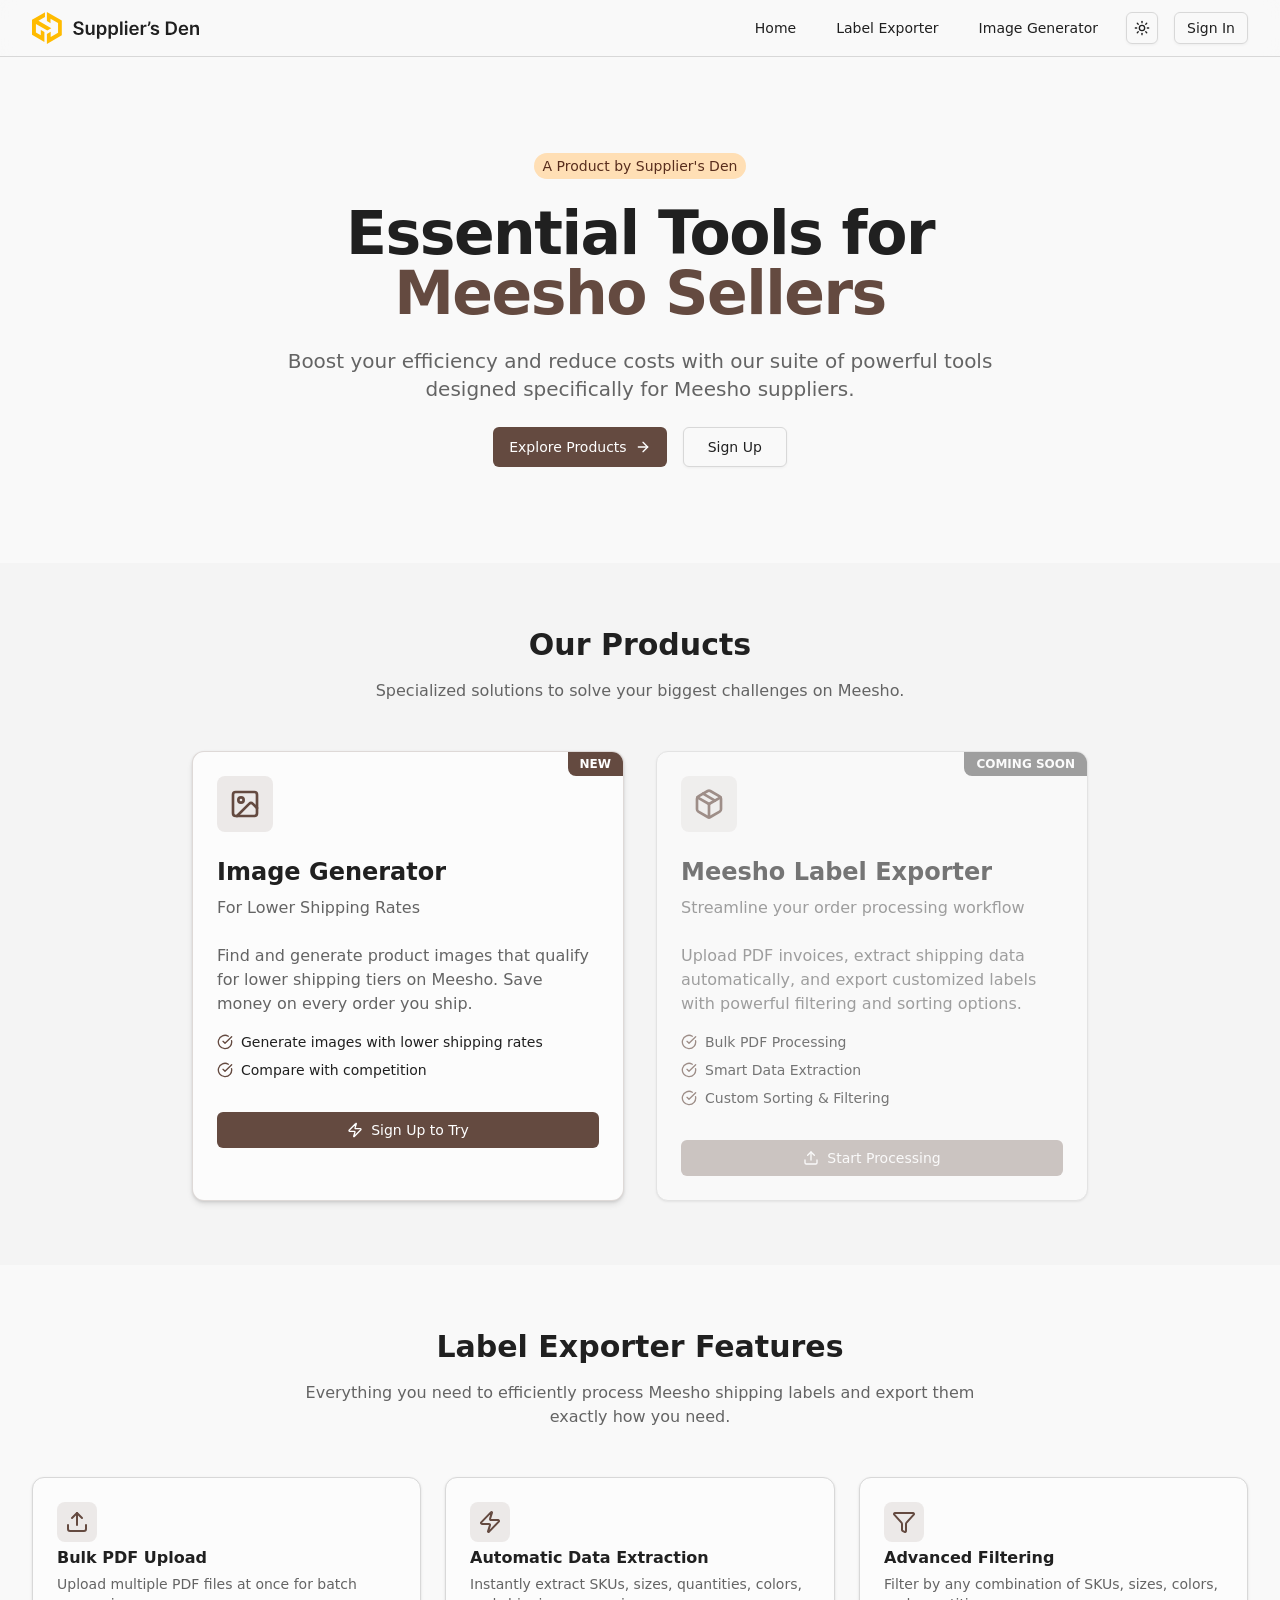
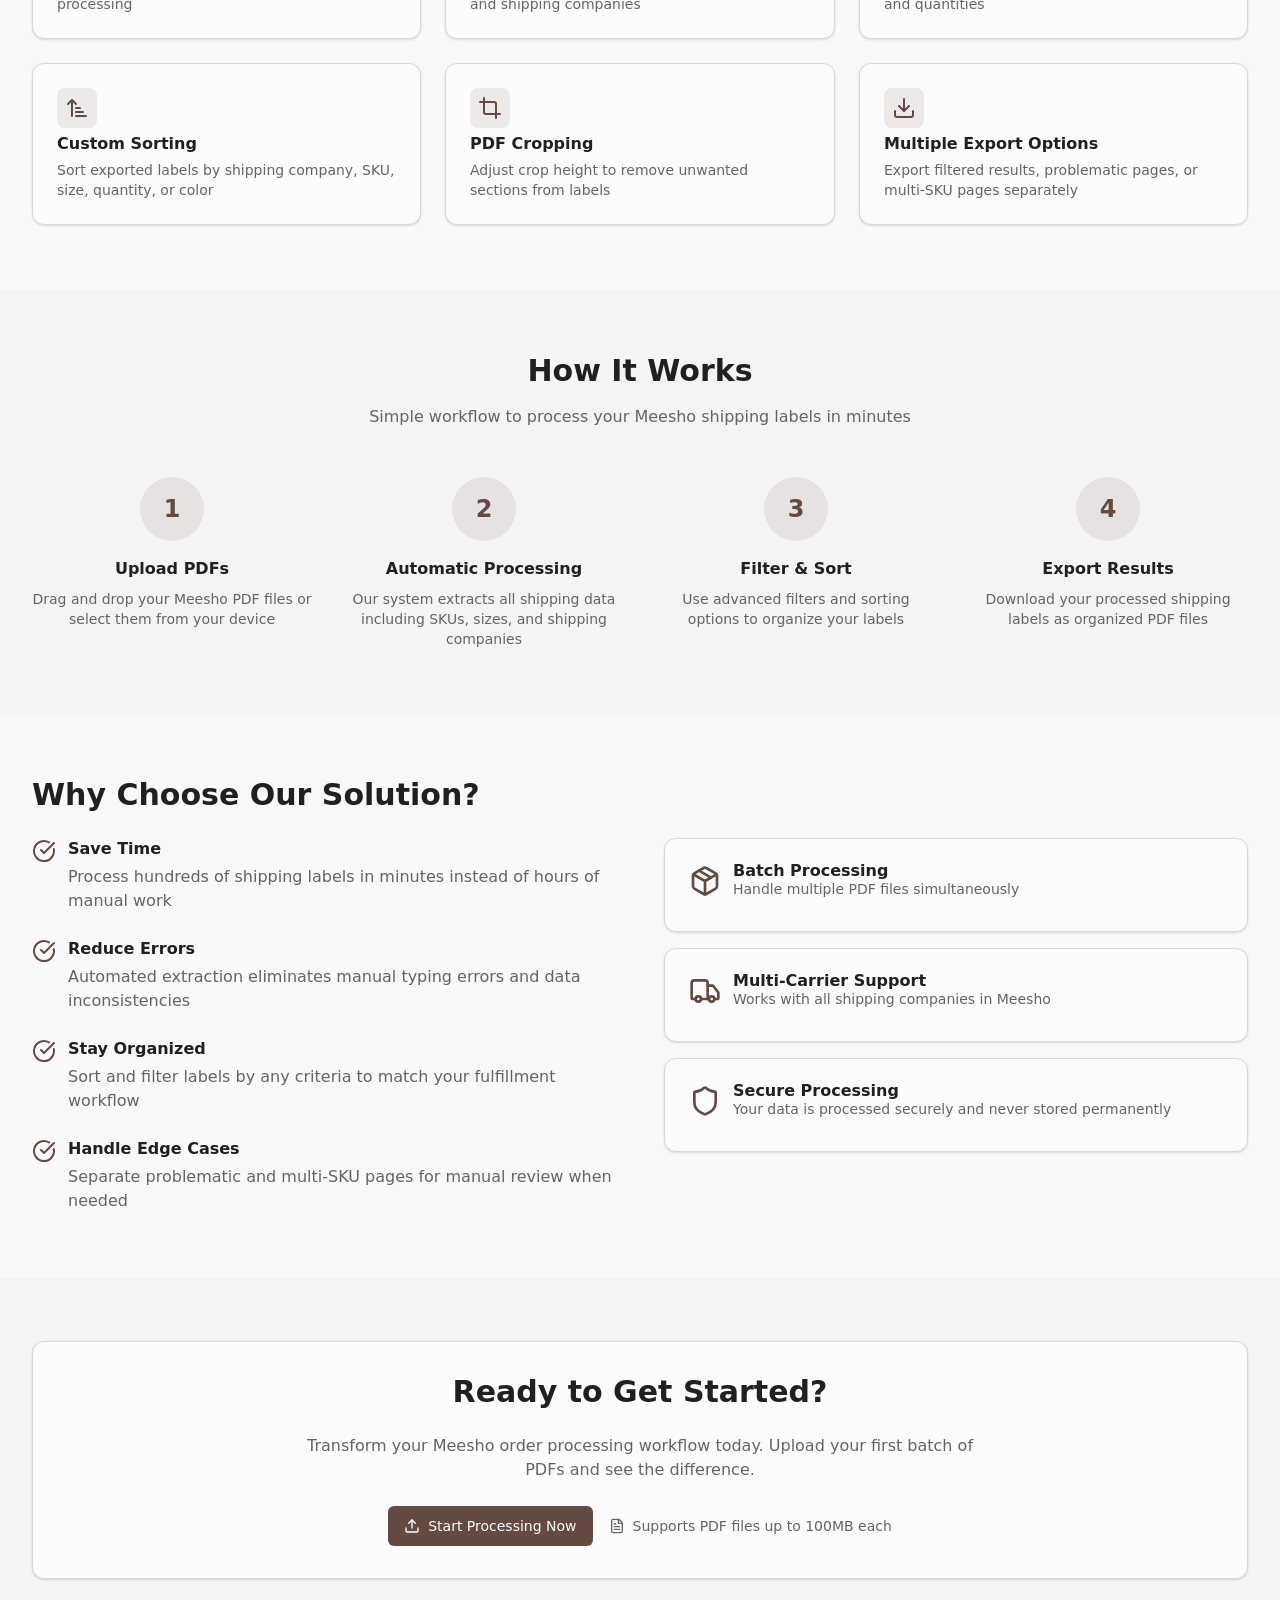
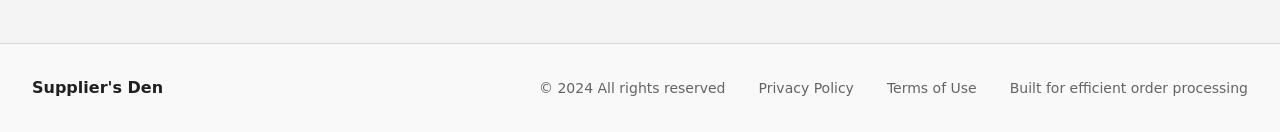
<file: suppliers-den.sa1.dev/index.html>
<!DOCTYPE html><html lang="en">
<!-- Mirrored from suppliers-den.sa1.dev/ by HTTrack Website Copier/3.x [XR&CO'2014], Tue, 23 Dec 2025 07:43:34 GMT -->
<!-- Added by HTTrack --><meta http-equiv="content-type" content="text/html;charset=utf-8" /><!-- /Added by HTTrack -->
<head><meta charSet="utf-8"/><meta name="viewport" content="width=device-width, initial-scale=1"/><link rel="stylesheet" href="_next/static/chunks/ca5f77b7e9c91232.css" data-precedence="next"/><link rel="preload" as="script" fetchPriority="low" href="_next/static/chunks/1a82a2409996dd82.js"/><script src="_next/static/chunks/86fe6f486d98ab3f.js" async=""></script><script src="_next/static/chunks/b0726a9367d5bb35.js" async=""></script><script src="_next/static/chunks/bb07e7ddbdb4dad6.js" async=""></script><script src="_next/static/chunks/da1ebc61b4c2a760.js" async=""></script><script src="_next/static/chunks/6e51ecdb07c8b626.js" async=""></script><script src="_next/static/chunks/turbopack-bfde65c5a8167703.js" async=""></script><script src="_next/static/chunks/1673f4c832a46a38.js" async=""></script><script src="_next/static/chunks/1cf7658bd90d3717.js" async=""></script><script src="_next/static/chunks/7206afe4a37d847f.js" async=""></script><script src="_next/static/chunks/3687c6a86c538021.js" async=""></script><script src="_next/static/chunks/4b72c59950a65407.js" async=""></script><script src="_next/static/chunks/0a0b90e4c0877f91.js" async=""></script><script src="_next/static/chunks/edc6f5111a80fd53.js" async=""></script><script src="_next/static/chunks/b6ac1f0946c475b5.js" async=""></script><script src="_next/static/chunks/ff1a16fafef87110.js" async=""></script><script src="_next/static/chunks/247eb132b7f7b574.js" async=""></script><script src="_next/static/chunks/a77a1ce7c27a98f0.js" async=""></script><script src="../clerk.suppliers-den.sa1.dev/npm/%40clerk/clerk-js%405.117.0/dist/clerk.browser.js" data-clerk-js-script="true" async="" crossorigin="anonymous" data-clerk-publishable-key="pk_live_Y2xlcmsuc3VwcGxpZXJzLWRlbi5zYTEuZGV2JA"></script><link rel="preload" href="../www.googletagmanager.com/gtag/js762f?id=G-X58VXKHFR7" as="script"/><meta name="next-size-adjust" content=""/><title>Home | Supplier&#x27;s Den</title><meta name="description" content="Extract and organize shipping labels from Meesho PDFs"/><link rel="icon" href="favicon850b.ico?favicon.0aa1ffed.ico" sizes="48x48" type="image/x-icon"/><script src="_next/static/chunks/a6dad97d9634a72d.js" noModule=""></script></head><body class="geist_a71539c9-module__T19VSG__variable geist_mono_8d43a2aa-module__8Li5zG__variable antialiased"><div hidden=""><!--$--><!--/$--></div><script>((a,b,c,d,e,f,g,h)=>{let i=document.documentElement,j=["light","dark"];function k(b){var c;(Array.isArray(a)?a:[a]).forEach(a=>{let c="class"===a,d=c&&f?e.map(a=>f[a]||a):e;c?(i.classList.remove(...d),i.classList.add(f&&f[b]?f[b]:b)):i.setAttribute(a,b)}),c=b,h&&j.includes(c)&&(i.style.colorScheme=c)}if(d)k(d);else try{let a=localStorage.getItem(b)||c,d=g&&"system"===a?window.matchMedia("(prefers-color-scheme: dark)").matches?"dark":"light":a;k(d)}catch(a){}})("class","theme","system",null,["light","dark"],null,true,true)</script><section aria-label="Notifications alt+T" tabindex="-1" aria-live="polite" aria-relevant="additions text" aria-atomic="false"></section><header class="sticky top-0 z-50 w-full border-b bg-background/95 backdrop-blur supports-backdrop-filter:bg-background/60"><div class="container flex h-14 max-w-screen-2xl items-center mx-auto px-4 md:px-6 lg:px-8"><a class="flex items-center space-x-2 mr-6" href="index.html"><svg width="537" height="102" viewBox="0 0 537 102" fill="none" xmlns="http://www.w3.org/2000/svg" class="h-8 w-auto"><path d="M156.551 41.8867C156.356 40.0569 155.532 38.6322 154.079 37.6126C152.641 36.5929 150.769 36.0831 148.464 36.0831C146.844 36.0831 145.454 36.3275 144.295 36.8164C143.135 37.3053 142.248 37.9687 141.634 38.8068C141.019 39.6449 140.705 40.6017 140.691 41.6772C140.691 42.5711 140.894 43.3464 141.299 44.0028C141.718 44.6593 142.283 45.218 142.996 45.679C143.708 46.1259 144.497 46.5031 145.363 46.8104C146.229 47.1177 147.102 47.3761 147.982 47.5856L152.005 48.5913C153.625 48.9684 155.183 49.4782 156.677 50.1207C158.186 50.7633 159.534 51.5734 160.721 52.5511C161.922 53.5289 162.872 54.7092 163.57 56.092C164.269 57.4748 164.618 59.0951 164.618 60.9528C164.618 63.467 163.975 65.6809 162.69 67.5945C161.405 69.4941 159.548 70.9817 157.117 72.0572C154.701 73.1187 151.775 73.6495 148.338 73.6495C145 73.6495 142.102 73.1327 139.643 72.0991C137.199 71.0655 135.286 69.5569 133.903 67.5735C132.534 65.5901 131.794 63.1737 131.682 60.3242H139.329C139.441 61.8188 139.902 63.0619 140.712 64.0536C141.522 65.0453 142.577 65.7856 143.876 66.2745C145.189 66.7634 146.655 67.0078 148.276 67.0078C149.966 67.0078 151.446 66.7564 152.717 66.2536C154.002 65.7367 155.008 65.0244 155.734 64.1165C156.461 63.1946 156.831 62.1191 156.845 60.8899C156.831 59.7725 156.503 58.8506 155.86 58.1243C155.218 57.384 154.317 56.7694 153.157 56.2805C152.012 55.7777 150.671 55.3307 149.135 54.9396L144.253 53.6825C140.719 52.7746 137.925 51.3988 135.872 49.555C133.833 47.6973 132.813 45.232 132.813 42.1591C132.813 39.6309 133.498 37.417 134.866 35.5174C136.249 33.6178 138.128 32.1442 140.502 31.0966C142.877 30.035 145.566 29.5043 148.569 29.5043C151.614 29.5043 154.282 30.035 156.572 31.0966C158.877 32.1442 160.686 33.6038 161.999 35.4755C163.312 37.3332 163.989 39.4703 164.031 41.8867H156.551ZM191.724 59.4652V40.8182H199.309V73H191.955V67.2802H191.619C190.893 69.082 189.699 70.5556 188.037 71.701C186.388 72.8464 184.356 73.419 181.94 73.419C179.831 73.419 177.966 72.9511 176.346 72.0153C174.739 71.0655 173.482 69.6896 172.574 67.8878C171.666 66.072 171.212 63.879 171.212 61.3089V40.8182H178.797V60.1357C178.797 62.175 179.356 63.7952 180.473 64.9964C181.591 66.1977 183.057 66.7983 184.873 66.7983C185.99 66.7983 187.073 66.5259 188.12 65.9812C189.168 65.4364 190.027 64.6263 190.698 63.5508C191.382 62.4613 191.724 61.0994 191.724 59.4652ZM207.108 85.0682V40.8182H214.567V46.1399H215.007C215.398 45.3577 215.95 44.5266 216.662 43.6467C217.374 42.7527 218.338 41.9915 219.553 41.3629C220.768 40.7204 222.319 40.3991 224.205 40.3991C226.691 40.3991 228.933 41.0347 230.93 42.3058C232.941 43.5629 234.534 45.4276 235.707 47.8999C236.894 50.3582 237.488 53.3752 237.488 56.951C237.488 60.4848 236.908 63.4879 235.749 65.9602C234.59 68.4325 233.011 70.3182 231.014 71.6172C229.016 72.9162 226.754 73.5657 224.225 73.5657C222.382 73.5657 220.852 73.2584 219.637 72.6438C218.422 72.0292 217.444 71.2889 216.704 70.4229C215.978 69.543 215.412 68.7119 215.007 67.9297H214.692V85.0682H207.108ZM214.546 56.9091C214.546 58.9903 214.839 60.8131 215.426 62.3775C216.026 63.9419 216.885 65.1641 218.003 66.044C219.134 66.91 220.503 67.343 222.109 67.343C223.786 67.343 225.189 66.8961 226.321 66.0021C227.452 65.0942 228.304 63.8581 228.877 62.2937C229.463 60.7153 229.757 58.9205 229.757 56.9091C229.757 54.9117 229.47 53.1378 228.898 51.5874C228.325 50.0369 227.473 48.8217 226.342 47.9418C225.21 47.0618 223.799 46.6218 222.109 46.6218C220.489 46.6218 219.113 47.0478 217.982 47.8999C216.85 48.7519 215.991 49.9461 215.405 51.4826C214.832 53.0191 214.546 54.8279 214.546 56.9091ZM243.983 85.0682V40.8182H251.442V46.1399H251.882C252.273 45.3577 252.825 44.5266 253.537 43.6467C254.249 42.7527 255.213 41.9915 256.428 41.3629C257.643 40.7204 259.194 40.3991 261.08 40.3991C263.566 40.3991 265.808 41.0347 267.805 42.3058C269.816 43.5629 271.409 45.4276 272.582 47.8999C273.769 50.3582 274.363 53.3752 274.363 56.951C274.363 60.4848 273.783 63.4879 272.624 65.9602C271.465 68.4325 269.886 70.3182 267.889 71.6172C265.891 72.9162 263.629 73.5657 261.1 73.5657C259.257 73.5657 257.727 73.2584 256.512 72.6438C255.297 72.0292 254.319 71.2889 253.579 70.4229C252.853 69.543 252.287 68.7119 251.882 67.9297H251.567V85.0682H243.983ZM251.421 56.9091C251.421 58.9903 251.714 60.8131 252.301 62.3775C252.901 63.9419 253.76 65.1641 254.878 66.044C256.009 66.91 257.378 67.343 258.984 67.343C260.661 67.343 262.064 66.8961 263.196 66.0021C264.327 65.0942 265.179 63.8581 265.752 62.2937C266.338 60.7153 266.632 58.9205 266.632 56.9091C266.632 54.9117 266.345 53.1378 265.773 51.5874C265.2 50.0369 264.348 48.8217 263.217 47.9418C262.085 47.0618 260.674 46.6218 258.984 46.6218C257.364 46.6218 255.988 47.0478 254.857 47.8999C253.725 48.7519 252.866 49.9461 252.28 51.4826C251.707 53.0191 251.421 54.8279 251.421 56.9091ZM288.442 30.0909V73H280.858V30.0909H288.442ZM296.242 73V40.8182H303.826V73H296.242ZM300.055 36.2507C298.854 36.2507 297.82 35.8526 296.954 35.0565C296.088 34.2463 295.655 33.2756 295.655 32.1442C295.655 30.9988 296.088 30.0281 296.954 29.2319C297.82 28.4218 298.854 28.0167 300.055 28.0167C301.27 28.0167 302.304 28.4218 303.156 29.2319C304.022 30.0281 304.455 30.9988 304.455 32.1442C304.455 33.2756 304.022 34.2463 303.156 35.0565C302.304 35.8526 301.27 36.2507 300.055 36.2507ZM325.873 73.6286C322.646 73.6286 319.86 72.9581 317.513 71.6172C315.18 70.2623 313.385 68.3487 312.128 65.8764C310.871 63.3902 310.243 60.4639 310.243 57.0977C310.243 53.7873 310.871 50.882 312.128 48.3817C313.399 45.8675 315.173 43.912 317.45 42.5153C319.727 41.1045 322.402 40.3991 325.475 40.3991C327.458 40.3991 329.33 40.7204 331.09 41.3629C332.864 41.9915 334.428 42.9692 335.783 44.2962C337.152 45.6231 338.227 47.3132 339.009 49.3665C339.792 51.4058 340.183 53.8362 340.183 56.6577V58.9833H313.805V53.8711H332.912C332.898 52.4184 332.584 51.1264 331.97 49.995C331.355 48.8497 330.496 47.9487 329.393 47.2923C328.303 46.6358 327.032 46.3075 325.579 46.3075C324.029 46.3075 322.667 46.6847 321.494 47.4389C320.32 48.1792 319.406 49.157 318.749 50.3722C318.107 51.5734 317.778 52.8933 317.764 54.332V58.7947C317.764 60.6664 318.107 62.2727 318.791 63.6136C319.475 64.9406 320.432 65.9602 321.661 66.6726C322.891 67.371 324.329 67.7202 325.977 67.7202C327.081 67.7202 328.08 67.5665 328.974 67.2592C329.867 66.938 330.643 66.4701 331.299 65.8555C331.956 65.2409 332.452 64.4796 332.787 63.5717L339.868 64.3679C339.421 66.2396 338.569 67.8738 337.312 69.2706C336.069 70.6534 334.477 71.7289 332.535 72.4972C330.594 73.2514 328.373 73.6286 325.873 73.6286ZM346.599 73V40.8182H353.953V46.1818H354.288C354.875 44.3241 355.881 42.8924 357.305 41.8867C358.744 40.8671 360.385 40.3572 362.229 40.3572C362.648 40.3572 363.116 40.3782 363.633 40.4201C364.164 40.448 364.604 40.4969 364.953 40.5668V47.5437C364.632 47.4319 364.122 47.3342 363.423 47.2504C362.739 47.1526 362.075 47.1037 361.433 47.1037C360.05 47.1037 358.807 47.404 357.704 48.0046C356.614 48.5913 355.755 49.4084 355.127 50.456C354.498 51.5036 354.184 52.7118 354.184 54.0806V73H346.599ZM377.403 30.0909V34.3651C377.403 35.5942 377.166 36.8723 376.691 38.1992C376.23 39.5122 375.595 40.7693 374.784 41.9705C373.974 43.1578 373.052 44.1774 372.019 45.0295L368.499 42.7457C369.267 41.5864 369.938 40.3363 370.51 38.9954C371.083 37.6405 371.369 36.111 371.369 34.407V30.0909H377.403ZM404.819 49.3246L397.905 50.0788C397.709 49.3804 397.367 48.724 396.878 48.1094C396.403 47.4948 395.761 46.9989 394.95 46.6218C394.14 46.2447 393.149 46.0561 391.975 46.0561C390.397 46.0561 389.07 46.3983 387.994 47.0827C386.933 47.7672 386.409 48.6541 386.423 49.7436C386.409 50.6795 386.751 51.4407 387.45 52.0273C388.162 52.614 389.335 53.0959 390.97 53.473L396.459 54.6463C399.504 55.3028 401.767 56.3434 403.247 57.7681C404.742 59.1928 405.496 61.0575 405.51 63.3622C405.496 65.3875 404.903 67.1754 403.729 68.7259C402.57 70.2623 400.957 71.4635 398.889 72.3295C396.822 73.1955 394.448 73.6286 391.766 73.6286C387.827 73.6286 384.656 72.8045 382.254 71.1562C379.851 69.4941 378.42 67.1824 377.959 64.2212L385.355 63.5089C385.69 64.9615 386.402 66.058 387.492 66.7983C388.581 67.5386 389.999 67.9087 391.745 67.9087C393.547 67.9087 394.992 67.5386 396.082 66.7983C397.185 66.058 397.737 65.1431 397.737 64.0536C397.737 63.1317 397.381 62.3705 396.669 61.7699C395.97 61.1693 394.881 60.7083 393.4 60.3871L387.911 59.2347C384.824 58.5922 382.54 57.5097 381.059 55.9872C379.579 54.4508 378.846 52.5092 378.86 50.1626C378.846 48.1792 379.383 46.4612 380.473 45.0085C381.576 43.5419 383.106 42.4105 385.061 41.6143C387.031 40.8042 389.3 40.3991 391.871 40.3991C395.642 40.3991 398.61 41.2023 400.775 42.8086C402.954 44.4149 404.302 46.5869 404.819 49.3246ZM441.275 73H426.734V30.0909H441.568C445.828 30.0909 449.488 30.9499 452.547 32.668C455.62 34.372 457.98 36.8234 459.628 40.022C461.277 43.2206 462.101 47.0478 462.101 51.5036C462.101 55.9732 461.27 59.8144 459.607 63.027C457.959 66.2396 455.578 68.7049 452.463 70.4229C449.362 72.141 445.633 73 441.275 73ZM434.507 66.2745H440.898C443.887 66.2745 446.38 65.7298 448.377 64.6403C450.375 63.5368 451.876 61.8956 452.882 59.7166C453.888 57.5237 454.39 54.786 454.39 51.5036C454.39 48.2211 453.888 45.4974 452.882 43.3324C451.876 41.1534 450.389 39.5262 448.419 38.4506C446.464 37.3612 444.033 36.8164 441.128 36.8164H434.507V66.2745ZM483.398 73.6286C480.172 73.6286 477.385 72.9581 475.038 71.6172C472.706 70.2623 470.911 68.3487 469.654 65.8764C468.397 63.3902 467.768 60.4639 467.768 57.0977C467.768 53.7873 468.397 50.882 469.654 48.3817C470.925 45.8675 472.699 43.912 474.975 42.5153C477.252 41.1045 479.927 40.3991 483 40.3991C484.983 40.3991 486.855 40.7204 488.615 41.3629C490.389 41.9915 491.953 42.9692 493.308 44.2962C494.677 45.6231 495.753 47.3132 496.535 49.3665C497.317 51.4058 497.708 53.8362 497.708 56.6577V58.9833H471.33V53.8711H490.438C490.424 52.4184 490.11 51.1264 489.495 49.995C488.88 48.8497 488.021 47.9487 486.918 47.2923C485.828 46.6358 484.557 46.3075 483.105 46.3075C481.554 46.3075 480.192 46.6847 479.019 47.4389C477.846 48.1792 476.931 49.157 476.275 50.3722C475.632 51.5734 475.304 52.8933 475.29 54.332V58.7947C475.29 60.6664 475.632 62.2727 476.316 63.6136C477.001 64.9406 477.958 65.9602 479.187 66.6726C480.416 67.371 481.855 67.7202 483.503 67.7202C484.606 67.7202 485.605 67.5665 486.499 67.2592C487.393 66.938 488.168 66.4701 488.825 65.8555C489.481 65.2409 489.977 64.4796 490.312 63.5717L497.394 64.3679C496.947 66.2396 496.095 67.8738 494.838 69.2706C493.595 70.6534 492.002 71.7289 490.061 72.4972C488.119 73.2514 485.898 73.6286 483.398 73.6286ZM511.709 54.1435V73H504.125V40.8182H511.374V46.2866H511.751C512.491 44.4847 513.672 43.053 515.292 41.9915C516.926 40.9299 518.944 40.3991 521.347 40.3991C523.568 40.3991 525.502 40.8741 527.15 41.8239C528.813 42.7737 530.098 44.1495 531.006 45.9513C531.927 47.7532 532.381 49.9392 532.367 52.5092V73H524.783V53.6825C524.783 51.5315 524.224 49.8484 523.107 48.6332C522.003 47.418 520.474 46.8104 518.518 46.8104C517.191 46.8104 516.011 47.1037 514.978 47.6903C513.958 48.263 513.155 49.0941 512.568 50.1836C511.995 51.2731 511.709 52.593 511.709 54.1435Z" fill="currentColor"></path><path d="M0 24.8068L40.5 1.42412L41.3512 0.924138V15.9241L20.5 27.9626L61.5 51.634L48.8731 58.9241L47.5 58.1314L12.5 37.9241V64.9752L28 73.9241V57.2369L28.5 57.5733L39.5 63.9241V95.2295L0 72.4241V24.8068Z" fill="#FFBB00"></path><path d="M47.5 101.924V70.4241V69.9201L59.6173 62.9241V79.9241L83 66.4241V35.2805L59 21.4241V35.5637L58 34.9863L47.5 28.9241V0L95 27.4241V74.5L47.5 101.924Z" fill="#FFBB00"></path></svg></a><nav class="hidden md:flex items-center space-x-4 text-sm font-medium ml-auto"><a data-slot="button" class="inline-flex items-center justify-center whitespace-nowrap text-sm font-medium transition-all disabled:pointer-events-none disabled:opacity-50 [&amp;_svg]:pointer-events-none [&amp;_svg:not([class*=&#x27;size-&#x27;])]:size-4 shrink-0 [&amp;_svg]:shrink-0 outline-none focus-visible:border-ring focus-visible:ring-ring/50 focus-visible:ring-[3px] aria-invalid:ring-destructive/20 dark:aria-invalid:ring-destructive/40 aria-invalid:border-destructive hover:bg-accent hover:text-accent-foreground dark:hover:bg-accent/50 h-8 rounded-md gap-1.5 px-3 has-[&gt;svg]:px-2.5" href="index.html">Home</a><a data-slot="button" class="inline-flex items-center justify-center whitespace-nowrap text-sm font-medium transition-all disabled:pointer-events-none disabled:opacity-50 [&amp;_svg]:pointer-events-none [&amp;_svg:not([class*=&#x27;size-&#x27;])]:size-4 shrink-0 [&amp;_svg]:shrink-0 outline-none focus-visible:border-ring focus-visible:ring-ring/50 focus-visible:ring-[3px] aria-invalid:ring-destructive/20 dark:aria-invalid:ring-destructive/40 aria-invalid:border-destructive hover:bg-accent hover:text-accent-foreground dark:hover:bg-accent/50 h-8 rounded-md gap-1.5 px-3 has-[&gt;svg]:px-2.5" href="sign-in07b4.html">Label Exporter</a><a data-slot="button" class="inline-flex items-center justify-center whitespace-nowrap text-sm font-medium transition-all disabled:pointer-events-none disabled:opacity-50 [&amp;_svg]:pointer-events-none [&amp;_svg:not([class*=&#x27;size-&#x27;])]:size-4 shrink-0 [&amp;_svg]:shrink-0 outline-none focus-visible:border-ring focus-visible:ring-ring/50 focus-visible:ring-[3px] aria-invalid:ring-destructive/20 dark:aria-invalid:ring-destructive/40 aria-invalid:border-destructive hover:bg-accent hover:text-accent-foreground dark:hover:bg-accent/50 h-8 rounded-md gap-1.5 px-3 has-[&gt;svg]:px-2.5" href="sign-in4eee.html">Image Generator</a><button data-slot="dropdown-menu-trigger" class="inline-flex items-center justify-center gap-2 whitespace-nowrap rounded-md text-sm font-medium transition-all disabled:pointer-events-none disabled:opacity-50 [&amp;_svg]:pointer-events-none [&amp;_svg:not([class*=&#x27;size-&#x27;])]:size-4 shrink-0 [&amp;_svg]:shrink-0 outline-none focus-visible:border-ring focus-visible:ring-ring/50 focus-visible:ring-[3px] aria-invalid:ring-destructive/20 dark:aria-invalid:ring-destructive/40 aria-invalid:border-destructive border bg-background shadow-xs hover:bg-accent hover:text-accent-foreground dark:bg-input/30 dark:border-input dark:hover:bg-input/50 size-8" type="button" id="radix-_R_15afb_" aria-haspopup="menu" aria-expanded="false" data-state="closed"><svg xmlns="http://www.w3.org/2000/svg" width="24" height="24" viewBox="0 0 24 24" fill="none" stroke="currentColor" stroke-width="2" stroke-linecap="round" stroke-linejoin="round" class="lucide lucide-sun h-[1.2rem] w-[1.2rem] scale-100 rotate-0 transition-all dark:scale-0 dark:-rotate-90" aria-hidden="true"><circle cx="12" cy="12" r="4"></circle><path d="M12 2v2"></path><path d="M12 20v2"></path><path d="m4.93 4.93 1.41 1.41"></path><path d="m17.66 17.66 1.41 1.41"></path><path d="M2 12h2"></path><path d="M20 12h2"></path><path d="m6.34 17.66-1.41 1.41"></path><path d="m19.07 4.93-1.41 1.41"></path></svg><svg xmlns="http://www.w3.org/2000/svg" width="24" height="24" viewBox="0 0 24 24" fill="none" stroke="currentColor" stroke-width="2" stroke-linecap="round" stroke-linejoin="round" class="lucide lucide-moon absolute h-[1.2rem] w-[1.2rem] scale-0 rotate-90 transition-all dark:scale-100 dark:rotate-0" aria-hidden="true"><path d="M20.985 12.486a9 9 0 1 1-9.473-9.472c.405-.022.617.46.402.803a6 6 0 0 0 8.268 8.268c.344-.215.825-.004.803.401"></path></svg><span class="sr-only">Toggle theme</span></button><button data-slot="button" class="inline-flex items-center justify-center whitespace-nowrap text-sm font-medium transition-all disabled:pointer-events-none disabled:opacity-50 [&amp;_svg]:pointer-events-none [&amp;_svg:not([class*=&#x27;size-&#x27;])]:size-4 shrink-0 [&amp;_svg]:shrink-0 outline-none focus-visible:border-ring focus-visible:ring-ring/50 focus-visible:ring-[3px] aria-invalid:ring-destructive/20 dark:aria-invalid:ring-destructive/40 aria-invalid:border-destructive border bg-background shadow-xs hover:bg-accent hover:text-accent-foreground dark:bg-input/30 dark:border-input dark:hover:bg-input/50 h-8 rounded-md gap-1.5 px-3 has-[&gt;svg]:px-2.5" component="SignInButton">Sign In</button></nav><div class="flex md:hidden items-center ml-auto gap-2"><button data-slot="dropdown-menu-trigger" class="inline-flex items-center justify-center gap-2 whitespace-nowrap rounded-md text-sm font-medium transition-all disabled:pointer-events-none disabled:opacity-50 [&amp;_svg]:pointer-events-none [&amp;_svg:not([class*=&#x27;size-&#x27;])]:size-4 shrink-0 [&amp;_svg]:shrink-0 outline-none focus-visible:border-ring focus-visible:ring-ring/50 focus-visible:ring-[3px] aria-invalid:ring-destructive/20 dark:aria-invalid:ring-destructive/40 aria-invalid:border-destructive border bg-background shadow-xs hover:bg-accent hover:text-accent-foreground dark:bg-input/30 dark:border-input dark:hover:bg-input/50 size-8" type="button" id="radix-_R_fafb_" aria-haspopup="menu" aria-expanded="false" data-state="closed"><svg xmlns="http://www.w3.org/2000/svg" width="24" height="24" viewBox="0 0 24 24" fill="none" stroke="currentColor" stroke-width="2" stroke-linecap="round" stroke-linejoin="round" class="lucide lucide-sun h-[1.2rem] w-[1.2rem] scale-100 rotate-0 transition-all dark:scale-0 dark:-rotate-90" aria-hidden="true"><circle cx="12" cy="12" r="4"></circle><path d="M12 2v2"></path><path d="M12 20v2"></path><path d="m4.93 4.93 1.41 1.41"></path><path d="m17.66 17.66 1.41 1.41"></path><path d="M2 12h2"></path><path d="M20 12h2"></path><path d="m6.34 17.66-1.41 1.41"></path><path d="m19.07 4.93-1.41 1.41"></path></svg><svg xmlns="http://www.w3.org/2000/svg" width="24" height="24" viewBox="0 0 24 24" fill="none" stroke="currentColor" stroke-width="2" stroke-linecap="round" stroke-linejoin="round" class="lucide lucide-moon absolute h-[1.2rem] w-[1.2rem] scale-0 rotate-90 transition-all dark:scale-100 dark:rotate-0" aria-hidden="true"><path d="M20.985 12.486a9 9 0 1 1-9.473-9.472c.405-.022.617.46.402.803a6 6 0 0 0 8.268 8.268c.344-.215.825-.004.803.401"></path></svg><span class="sr-only">Toggle theme</span></button><button data-slot="button" class="inline-flex items-center justify-center whitespace-nowrap text-sm font-medium transition-all disabled:pointer-events-none disabled:opacity-50 [&amp;_svg]:pointer-events-none [&amp;_svg:not([class*=&#x27;size-&#x27;])]:size-4 shrink-0 [&amp;_svg]:shrink-0 outline-none focus-visible:border-ring focus-visible:ring-ring/50 focus-visible:ring-[3px] aria-invalid:ring-destructive/20 dark:aria-invalid:ring-destructive/40 aria-invalid:border-destructive border bg-background shadow-xs hover:bg-accent hover:text-accent-foreground dark:bg-input/30 dark:border-input dark:hover:bg-input/50 h-8 rounded-md gap-1.5 px-3 has-[&gt;svg]:px-2.5" component="SignInButton">Sign In</button><button data-slot="button" class="inline-flex items-center justify-center gap-2 whitespace-nowrap rounded-md text-sm font-medium transition-all disabled:pointer-events-none disabled:opacity-50 [&amp;_svg]:pointer-events-none [&amp;_svg:not([class*=&#x27;size-&#x27;])]:size-4 shrink-0 [&amp;_svg]:shrink-0 outline-none focus-visible:border-ring focus-visible:ring-ring/50 focus-visible:ring-[3px] aria-invalid:ring-destructive/20 dark:aria-invalid:ring-destructive/40 aria-invalid:border-destructive hover:bg-accent hover:text-accent-foreground dark:hover:bg-accent/50 size-9" type="button" aria-haspopup="dialog" aria-expanded="false" aria-controls="radix-_R_17afb_" data-state="closed"><svg xmlns="http://www.w3.org/2000/svg" width="24" height="24" viewBox="0 0 24 24" fill="none" stroke="currentColor" stroke-width="2" stroke-linecap="round" stroke-linejoin="round" class="lucide lucide-menu h-5 w-5" aria-hidden="true"><path d="M4 5h16"></path><path d="M4 12h16"></path><path d="M4 19h16"></path></svg><span class="sr-only">Toggle menu</span></button></div></div></header><!--$?--><template id="B:0"></template><div class="flex flex-1 flex-col items-center justify-center p-4 min-h-[50vh] h-[calc(100vh-4rem)]"><div class="text-center space-y-2"><svg xmlns="http://www.w3.org/2000/svg" width="24" height="24" viewBox="0 0 24 24" fill="none" stroke="currentColor" stroke-width="2" stroke-linecap="round" stroke-linejoin="round" class="lucide lucide-loader-circle animate-spin mx-auto size-8" role="status" aria-label="Loading"><path d="M21 12a9 9 0 1 1-6.219-8.56"></path></svg><h2 class="text-lg font-medium text-muted-foreground">Loading...</h2></div></div><!--/$--><script>requestAnimationFrame(function(){$RT=performance.now()});</script><script src="_next/static/chunks/1a82a2409996dd82.js" id="_R_" async=""></script><div hidden id="S:0"><div class="bg-background"><section class="container mx-auto px-4 md:px-6 lg:px-8 py-16 md:py-24"><div class="text-center space-y-6"><span data-slot="badge" class="inline-flex items-center justify-center rounded-full border px-2 py-0.5 font-medium w-fit whitespace-nowrap shrink-0 [&amp;&gt;svg]:size-3 gap-1 [&amp;&gt;svg]:pointer-events-none focus-visible:border-ring focus-visible:ring-ring/50 focus-visible:ring-[3px] aria-invalid:ring-destructive/20 dark:aria-invalid:ring-destructive/40 aria-invalid:border-destructive transition-[color,box-shadow] overflow-hidden border-transparent bg-secondary text-secondary-foreground [a&amp;]:hover:bg-secondary/90 text-sm">A Product by Supplier&#x27;s Den</span><h1 class="text-4xl md:text-6xl font-bold tracking-tight">Essential Tools for<span class="text-primary block">Meesho Sellers</span></h1><p class="text-xl text-muted-foreground max-w-3xl mx-auto">Boost your efficiency and reduce costs with our suite of powerful tools designed specifically for Meesho suppliers.</p><div class="flex flex-col sm:flex-row gap-4 justify-center items-center"><a href="#products"><button data-slot="button" class="inline-flex items-center justify-center whitespace-nowrap text-sm font-medium transition-all disabled:pointer-events-none disabled:opacity-50 [&amp;_svg]:pointer-events-none [&amp;_svg:not([class*=&#x27;size-&#x27;])]:size-4 shrink-0 [&amp;_svg]:shrink-0 outline-none focus-visible:border-ring focus-visible:ring-ring/50 focus-visible:ring-[3px] aria-invalid:ring-destructive/20 dark:aria-invalid:ring-destructive/40 aria-invalid:border-destructive bg-primary text-primary-foreground hover:bg-primary/90 h-10 rounded-md px-6 has-[&gt;svg]:px-4 gap-2">Explore Products<svg xmlns="http://www.w3.org/2000/svg" width="24" height="24" viewBox="0 0 24 24" fill="none" stroke="currentColor" stroke-width="2" stroke-linecap="round" stroke-linejoin="round" class="lucide lucide-arrow-right h-4 w-4" aria-hidden="true"><path d="M5 12h14"></path><path d="m12 5 7 7-7 7"></path></svg></button></a><a href="sign-up.html"><button data-slot="button" class="inline-flex items-center justify-center gap-2 whitespace-nowrap text-sm font-medium transition-all disabled:pointer-events-none disabled:opacity-50 [&amp;_svg]:pointer-events-none [&amp;_svg:not([class*=&#x27;size-&#x27;])]:size-4 shrink-0 [&amp;_svg]:shrink-0 outline-none focus-visible:border-ring focus-visible:ring-ring/50 focus-visible:ring-[3px] aria-invalid:ring-destructive/20 dark:aria-invalid:ring-destructive/40 aria-invalid:border-destructive border bg-background shadow-xs hover:bg-accent hover:text-accent-foreground dark:bg-input/30 dark:border-input dark:hover:bg-input/50 h-10 rounded-md px-6 has-[&gt;svg]:px-4">Sign Up</button></a></div></div></section><section id="products" class="bg-muted/50 py-16"><div class="container mx-auto px-4 md:px-6 lg:px-8"><div class="text-center mb-12"><h2 class="text-3xl font-bold mb-4">Our Products</h2><p class="text-muted-foreground max-w-2xl mx-auto">Specialized solutions to solve your biggest challenges on Meesho.</p></div><div class="grid md:grid-cols-2 gap-8 max-w-4xl mx-auto"><div data-slot="card" class="bg-card text-card-foreground gap-6 rounded-xl border py-6 flex flex-col h-full border-primary/20 shadow-lg relative overflow-hidden"><div class="absolute top-0 right-0 bg-primary text-primary-foreground text-xs font-bold px-3 py-1 rounded-bl-lg">NEW</div><div data-slot="card-header" class="@container/card-header grid auto-rows-min grid-rows-[auto_auto] items-start gap-2 px-6 has-data-[slot=card-action]:grid-cols-[1fr_auto] [.border-b]:pb-6"><div class="rounded-lg bg-primary/10 p-3 w-fit mb-4"><svg xmlns="http://www.w3.org/2000/svg" width="24" height="24" viewBox="0 0 24 24" fill="none" stroke="currentColor" stroke-width="2" stroke-linecap="round" stroke-linejoin="round" class="lucide lucide-image h-8 w-8 text-primary" aria-hidden="true"><rect width="18" height="18" x="3" y="3" rx="2" ry="2"></rect><circle cx="9" cy="9" r="2"></circle><path d="m21 15-3.086-3.086a2 2 0 0 0-2.828 0L6 21"></path></svg></div><div data-slot="card-title" class="font-semibold text-2xl">Image Generator</div><div data-slot="card-description" class="text-muted-foreground text-base">For Lower Shipping Rates</div></div><div data-slot="card-content" class="px-6 flex-1 space-y-4"><p class="text-muted-foreground">Find and generate product images that qualify for lower shipping tiers on Meesho. Save money on every order you ship.</p><ul class="space-y-2 text-sm"><li class="flex items-center gap-2"><svg xmlns="http://www.w3.org/2000/svg" width="24" height="24" viewBox="0 0 24 24" fill="none" stroke="currentColor" stroke-width="2" stroke-linecap="round" stroke-linejoin="round" class="lucide lucide-circle-check-big h-4 w-4 text-primary" aria-hidden="true"><path d="M21.801 10A10 10 0 1 1 17 3.335"></path><path d="m9 11 3 3L22 4"></path></svg><span>Generate images with lower shipping rates</span></li><li class="flex items-center gap-2"><svg xmlns="http://www.w3.org/2000/svg" width="24" height="24" viewBox="0 0 24 24" fill="none" stroke="currentColor" stroke-width="2" stroke-linecap="round" stroke-linejoin="round" class="lucide lucide-circle-check-big h-4 w-4 text-primary" aria-hidden="true"><path d="M21.801 10A10 10 0 1 1 17 3.335"></path><path d="m9 11 3 3L22 4"></path></svg><span>Compare with competition</span></li></ul><div class="pt-4 mt-auto"><a class="w-full" href="sign-upce81.html?redirect_url=/image"><button data-slot="button" class="inline-flex items-center justify-center whitespace-nowrap rounded-md text-sm font-medium transition-all disabled:pointer-events-none disabled:opacity-50 [&amp;_svg]:pointer-events-none [&amp;_svg:not([class*=&#x27;size-&#x27;])]:size-4 shrink-0 [&amp;_svg]:shrink-0 outline-none focus-visible:border-ring focus-visible:ring-ring/50 focus-visible:ring-[3px] aria-invalid:ring-destructive/20 dark:aria-invalid:ring-destructive/40 aria-invalid:border-destructive bg-primary text-primary-foreground hover:bg-primary/90 h-9 px-4 py-2 has-[&gt;svg]:px-3 w-full gap-2"><svg xmlns="http://www.w3.org/2000/svg" width="24" height="24" viewBox="0 0 24 24" fill="none" stroke="currentColor" stroke-width="2" stroke-linecap="round" stroke-linejoin="round" class="lucide lucide-zap h-4 w-4" aria-hidden="true"><path d="M4 14a1 1 0 0 1-.78-1.63l9.9-10.2a.5.5 0 0 1 .86.46l-1.92 6.02A1 1 0 0 0 13 10h7a1 1 0 0 1 .78 1.63l-9.9 10.2a.5.5 0 0 1-.86-.46l1.92-6.02A1 1 0 0 0 11 14z"></path></svg>Sign Up to Try</button></a></div></div></div><div data-slot="card" class="bg-card text-card-foreground gap-6 rounded-xl border py-6 shadow-sm flex flex-col h-full opacity-60 relative overflow-hidden"><div class="absolute top-0 right-0 bg-muted-foreground text-white text-xs font-bold px-3 py-1 rounded-bl-lg">COMING SOON</div><div data-slot="card-header" class="@container/card-header grid auto-rows-min grid-rows-[auto_auto] items-start gap-2 px-6 has-data-[slot=card-action]:grid-cols-[1fr_auto] [.border-b]:pb-6"><div class="rounded-lg bg-primary/10 p-3 w-fit mb-4"><svg xmlns="http://www.w3.org/2000/svg" width="24" height="24" viewBox="0 0 24 24" fill="none" stroke="currentColor" stroke-width="2" stroke-linecap="round" stroke-linejoin="round" class="lucide lucide-package h-8 w-8 text-primary" aria-hidden="true"><path d="M11 21.73a2 2 0 0 0 2 0l7-4A2 2 0 0 0 21 16V8a2 2 0 0 0-1-1.73l-7-4a2 2 0 0 0-2 0l-7 4A2 2 0 0 0 3 8v8a2 2 0 0 0 1 1.73z"></path><path d="M12 22V12"></path><polyline points="3.29 7 12 12 20.71 7"></polyline><path d="m7.5 4.27 9 5.15"></path></svg></div><div data-slot="card-title" class="font-semibold text-2xl">Meesho Label Exporter</div><div data-slot="card-description" class="text-muted-foreground text-base">Streamline your order processing workflow</div></div><div data-slot="card-content" class="px-6 flex-1 space-y-4"><p class="text-muted-foreground">Upload PDF invoices, extract shipping data automatically, and export customized labels with powerful filtering and sorting options.</p><ul class="space-y-2 text-sm"><li class="flex items-center gap-2"><svg xmlns="http://www.w3.org/2000/svg" width="24" height="24" viewBox="0 0 24 24" fill="none" stroke="currentColor" stroke-width="2" stroke-linecap="round" stroke-linejoin="round" class="lucide lucide-circle-check-big h-4 w-4 text-primary" aria-hidden="true"><path d="M21.801 10A10 10 0 1 1 17 3.335"></path><path d="m9 11 3 3L22 4"></path></svg><span>Bulk PDF Processing</span></li><li class="flex items-center gap-2"><svg xmlns="http://www.w3.org/2000/svg" width="24" height="24" viewBox="0 0 24 24" fill="none" stroke="currentColor" stroke-width="2" stroke-linecap="round" stroke-linejoin="round" class="lucide lucide-circle-check-big h-4 w-4 text-primary" aria-hidden="true"><path d="M21.801 10A10 10 0 1 1 17 3.335"></path><path d="m9 11 3 3L22 4"></path></svg><span>Smart Data Extraction</span></li><li class="flex items-center gap-2"><svg xmlns="http://www.w3.org/2000/svg" width="24" height="24" viewBox="0 0 24 24" fill="none" stroke="currentColor" stroke-width="2" stroke-linecap="round" stroke-linejoin="round" class="lucide lucide-circle-check-big h-4 w-4 text-primary" aria-hidden="true"><path d="M21.801 10A10 10 0 1 1 17 3.335"></path><path d="m9 11 3 3L22 4"></path></svg><span>Custom Sorting &amp; Filtering</span></li></ul><div class="pt-4 mt-auto"><button data-slot="button" class="inline-flex items-center justify-center whitespace-nowrap rounded-md text-sm font-medium transition-all disabled:pointer-events-none disabled:opacity-50 [&amp;_svg]:pointer-events-none [&amp;_svg:not([class*=&#x27;size-&#x27;])]:size-4 shrink-0 [&amp;_svg]:shrink-0 outline-none focus-visible:border-ring focus-visible:ring-ring/50 focus-visible:ring-[3px] aria-invalid:ring-destructive/20 dark:aria-invalid:ring-destructive/40 aria-invalid:border-destructive bg-primary text-primary-foreground hover:bg-primary/90 h-9 px-4 py-2 has-[&gt;svg]:px-3 w-full gap-2" disabled=""><svg xmlns="http://www.w3.org/2000/svg" width="24" height="24" viewBox="0 0 24 24" fill="none" stroke="currentColor" stroke-width="2" stroke-linecap="round" stroke-linejoin="round" class="lucide lucide-upload h-4 w-4" aria-hidden="true"><path d="M12 3v12"></path><path d="m17 8-5-5-5 5"></path><path d="M21 15v4a2 2 0 0 1-2 2H5a2 2 0 0 1-2-2v-4"></path></svg>Start Processing</button></div></div></div></div></div></section><section class="py-16"><div class="container mx-auto px-4 md:px-6 lg:px-8"><div class="text-center mb-12"><h2 class="text-3xl font-bold mb-4">Label Exporter Features</h2><p class="text-muted-foreground max-w-2xl mx-auto">Everything you need to efficiently process Meesho shipping labels and export them exactly how you need.</p></div><div class="grid md:grid-cols-2 lg:grid-cols-3 gap-6"><div data-slot="card" class="bg-card text-card-foreground flex flex-col gap-6 rounded-xl border py-6 shadow-sm"><div data-slot="card-header" class="@container/card-header grid auto-rows-min grid-rows-[auto_auto] items-start gap-2 px-6 has-data-[slot=card-action]:grid-cols-[1fr_auto] [.border-b]:pb-6"><div class="rounded-lg bg-primary/10 p-2 w-fit"><svg xmlns="http://www.w3.org/2000/svg" width="24" height="24" viewBox="0 0 24 24" fill="none" stroke="currentColor" stroke-width="2" stroke-linecap="round" stroke-linejoin="round" class="lucide lucide-upload h-6 w-6 text-primary" aria-hidden="true"><path d="M12 3v12"></path><path d="m17 8-5-5-5 5"></path><path d="M21 15v4a2 2 0 0 1-2 2H5a2 2 0 0 1-2-2v-4"></path></svg></div><div data-slot="card-title" class="leading-none font-semibold">Bulk PDF Upload</div><div data-slot="card-description" class="text-muted-foreground text-sm">Upload multiple PDF files at once for batch processing</div></div></div><div data-slot="card" class="bg-card text-card-foreground flex flex-col gap-6 rounded-xl border py-6 shadow-sm"><div data-slot="card-header" class="@container/card-header grid auto-rows-min grid-rows-[auto_auto] items-start gap-2 px-6 has-data-[slot=card-action]:grid-cols-[1fr_auto] [.border-b]:pb-6"><div class="rounded-lg bg-primary/10 p-2 w-fit"><svg xmlns="http://www.w3.org/2000/svg" width="24" height="24" viewBox="0 0 24 24" fill="none" stroke="currentColor" stroke-width="2" stroke-linecap="round" stroke-linejoin="round" class="lucide lucide-zap h-6 w-6 text-primary" aria-hidden="true"><path d="M4 14a1 1 0 0 1-.78-1.63l9.9-10.2a.5.5 0 0 1 .86.46l-1.92 6.02A1 1 0 0 0 13 10h7a1 1 0 0 1 .78 1.63l-9.9 10.2a.5.5 0 0 1-.86-.46l1.92-6.02A1 1 0 0 0 11 14z"></path></svg></div><div data-slot="card-title" class="leading-none font-semibold">Automatic Data Extraction</div><div data-slot="card-description" class="text-muted-foreground text-sm">Instantly extract SKUs, sizes, quantities, colors, and shipping companies</div></div></div><div data-slot="card" class="bg-card text-card-foreground flex flex-col gap-6 rounded-xl border py-6 shadow-sm"><div data-slot="card-header" class="@container/card-header grid auto-rows-min grid-rows-[auto_auto] items-start gap-2 px-6 has-data-[slot=card-action]:grid-cols-[1fr_auto] [.border-b]:pb-6"><div class="rounded-lg bg-primary/10 p-2 w-fit"><svg xmlns="http://www.w3.org/2000/svg" width="24" height="24" viewBox="0 0 24 24" fill="none" stroke="currentColor" stroke-width="2" stroke-linecap="round" stroke-linejoin="round" class="lucide lucide-funnel h-6 w-6 text-primary" aria-hidden="true"><path d="M10 20a1 1 0 0 0 .553.895l2 1A1 1 0 0 0 14 21v-7a2 2 0 0 1 .517-1.341L21.74 4.67A1 1 0 0 0 21 3H3a1 1 0 0 0-.742 1.67l7.225 7.989A2 2 0 0 1 10 14z"></path></svg></div><div data-slot="card-title" class="leading-none font-semibold">Advanced Filtering</div><div data-slot="card-description" class="text-muted-foreground text-sm">Filter by any combination of SKUs, sizes, colors, and quantities</div></div></div><div data-slot="card" class="bg-card text-card-foreground flex flex-col gap-6 rounded-xl border py-6 shadow-sm"><div data-slot="card-header" class="@container/card-header grid auto-rows-min grid-rows-[auto_auto] items-start gap-2 px-6 has-data-[slot=card-action]:grid-cols-[1fr_auto] [.border-b]:pb-6"><div class="rounded-lg bg-primary/10 p-2 w-fit"><svg xmlns="http://www.w3.org/2000/svg" width="24" height="24" viewBox="0 0 24 24" fill="none" stroke="currentColor" stroke-width="2" stroke-linecap="round" stroke-linejoin="round" class="lucide lucide-arrow-up-narrow-wide h-6 w-6 text-primary" aria-hidden="true"><path d="m3 8 4-4 4 4"></path><path d="M7 4v16"></path><path d="M11 12h4"></path><path d="M11 16h7"></path><path d="M11 20h10"></path></svg></div><div data-slot="card-title" class="leading-none font-semibold">Custom Sorting</div><div data-slot="card-description" class="text-muted-foreground text-sm">Sort exported labels by shipping company, SKU, size, quantity, or color</div></div></div><div data-slot="card" class="bg-card text-card-foreground flex flex-col gap-6 rounded-xl border py-6 shadow-sm"><div data-slot="card-header" class="@container/card-header grid auto-rows-min grid-rows-[auto_auto] items-start gap-2 px-6 has-data-[slot=card-action]:grid-cols-[1fr_auto] [.border-b]:pb-6"><div class="rounded-lg bg-primary/10 p-2 w-fit"><svg xmlns="http://www.w3.org/2000/svg" width="24" height="24" viewBox="0 0 24 24" fill="none" stroke="currentColor" stroke-width="2" stroke-linecap="round" stroke-linejoin="round" class="lucide lucide-crop h-6 w-6 text-primary" aria-hidden="true"><path d="M6 2v14a2 2 0 0 0 2 2h14"></path><path d="M18 22V8a2 2 0 0 0-2-2H2"></path></svg></div><div data-slot="card-title" class="leading-none font-semibold">PDF Cropping</div><div data-slot="card-description" class="text-muted-foreground text-sm">Adjust crop height to remove unwanted sections from labels</div></div></div><div data-slot="card" class="bg-card text-card-foreground flex flex-col gap-6 rounded-xl border py-6 shadow-sm"><div data-slot="card-header" class="@container/card-header grid auto-rows-min grid-rows-[auto_auto] items-start gap-2 px-6 has-data-[slot=card-action]:grid-cols-[1fr_auto] [.border-b]:pb-6"><div class="rounded-lg bg-primary/10 p-2 w-fit"><svg xmlns="http://www.w3.org/2000/svg" width="24" height="24" viewBox="0 0 24 24" fill="none" stroke="currentColor" stroke-width="2" stroke-linecap="round" stroke-linejoin="round" class="lucide lucide-download h-6 w-6 text-primary" aria-hidden="true"><path d="M12 15V3"></path><path d="M21 15v4a2 2 0 0 1-2 2H5a2 2 0 0 1-2-2v-4"></path><path d="m7 10 5 5 5-5"></path></svg></div><div data-slot="card-title" class="leading-none font-semibold">Multiple Export Options</div><div data-slot="card-description" class="text-muted-foreground text-sm">Export filtered results, problematic pages, or multi-SKU pages separately</div></div></div></div></div></section><section class="bg-muted/50 py-16"><div class="container mx-auto px-4 md:px-6 lg:px-8"><div class="text-center mb-12"><h2 class="text-3xl font-bold mb-4">How It Works</h2><p class="text-muted-foreground max-w-2xl mx-auto">Simple workflow to process your Meesho shipping labels in minutes</p></div><div class="grid md:grid-cols-4 gap-8"><div class="text-center"><div class="rounded-full bg-primary/10 w-16 h-16 flex items-center justify-center mx-auto mb-4"><span class="text-2xl font-bold text-primary">1</span></div><h3 class="font-semibold mb-2">Upload PDFs</h3><p class="text-sm text-muted-foreground">Drag and drop your Meesho PDF files or select them from your device</p></div><div class="text-center"><div class="rounded-full bg-primary/10 w-16 h-16 flex items-center justify-center mx-auto mb-4"><span class="text-2xl font-bold text-primary">2</span></div><h3 class="font-semibold mb-2">Automatic Processing</h3><p class="text-sm text-muted-foreground">Our system extracts all shipping data including SKUs, sizes, and shipping companies</p></div><div class="text-center"><div class="rounded-full bg-primary/10 w-16 h-16 flex items-center justify-center mx-auto mb-4"><span class="text-2xl font-bold text-primary">3</span></div><h3 class="font-semibold mb-2">Filter &amp; Sort</h3><p class="text-sm text-muted-foreground">Use advanced filters and sorting options to organize your labels</p></div><div class="text-center"><div class="rounded-full bg-primary/10 w-16 h-16 flex items-center justify-center mx-auto mb-4"><span class="text-2xl font-bold text-primary">4</span></div><h3 class="font-semibold mb-2">Export Results</h3><p class="text-sm text-muted-foreground">Download your processed shipping labels as organized PDF files</p></div></div></div></section><section class="py-16"><div class="container mx-auto px-4 md:px-6 lg:px-8"><div class="grid md:grid-cols-2 gap-12 items-center"><div><h2 class="text-3xl font-bold mb-6">Why Choose Our Solution?</h2><div class="space-y-6"><div class="flex gap-3"><svg xmlns="http://www.w3.org/2000/svg" width="24" height="24" viewBox="0 0 24 24" fill="none" stroke="currentColor" stroke-width="2" stroke-linecap="round" stroke-linejoin="round" class="lucide lucide-circle-check-big h-6 w-6 text-primary shrink-0 mt-0.5" aria-hidden="true"><path d="M21.801 10A10 10 0 1 1 17 3.335"></path><path d="m9 11 3 3L22 4"></path></svg><div><h3 class="font-semibold mb-1">Save Time</h3><p class="text-muted-foreground">Process hundreds of shipping labels in minutes instead of hours of manual work</p></div></div><div class="flex gap-3"><svg xmlns="http://www.w3.org/2000/svg" width="24" height="24" viewBox="0 0 24 24" fill="none" stroke="currentColor" stroke-width="2" stroke-linecap="round" stroke-linejoin="round" class="lucide lucide-circle-check-big h-6 w-6 text-primary shrink-0 mt-0.5" aria-hidden="true"><path d="M21.801 10A10 10 0 1 1 17 3.335"></path><path d="m9 11 3 3L22 4"></path></svg><div><h3 class="font-semibold mb-1">Reduce Errors</h3><p class="text-muted-foreground">Automated extraction eliminates manual typing errors and data inconsistencies</p></div></div><div class="flex gap-3"><svg xmlns="http://www.w3.org/2000/svg" width="24" height="24" viewBox="0 0 24 24" fill="none" stroke="currentColor" stroke-width="2" stroke-linecap="round" stroke-linejoin="round" class="lucide lucide-circle-check-big h-6 w-6 text-primary shrink-0 mt-0.5" aria-hidden="true"><path d="M21.801 10A10 10 0 1 1 17 3.335"></path><path d="m9 11 3 3L22 4"></path></svg><div><h3 class="font-semibold mb-1">Stay Organized</h3><p class="text-muted-foreground">Sort and filter labels by any criteria to match your fulfillment workflow</p></div></div><div class="flex gap-3"><svg xmlns="http://www.w3.org/2000/svg" width="24" height="24" viewBox="0 0 24 24" fill="none" stroke="currentColor" stroke-width="2" stroke-linecap="round" stroke-linejoin="round" class="lucide lucide-circle-check-big h-6 w-6 text-primary shrink-0 mt-0.5" aria-hidden="true"><path d="M21.801 10A10 10 0 1 1 17 3.335"></path><path d="m9 11 3 3L22 4"></path></svg><div><h3 class="font-semibold mb-1">Handle Edge Cases</h3><p class="text-muted-foreground">Separate problematic and multi-SKU pages for manual review when needed</p></div></div></div></div><div class="space-y-4"><div data-slot="card" class="bg-card text-card-foreground flex flex-col gap-6 rounded-xl border py-6 shadow-sm"><div data-slot="card-header" class="@container/card-header grid auto-rows-min grid-rows-[auto_auto] items-start gap-2 px-6 has-data-[slot=card-action]:grid-cols-[1fr_auto] [.border-b]:pb-6"><div class="flex items-center gap-3"><svg xmlns="http://www.w3.org/2000/svg" width="24" height="24" viewBox="0 0 24 24" fill="none" stroke="currentColor" stroke-width="2" stroke-linecap="round" stroke-linejoin="round" class="lucide lucide-package h-8 w-8 text-primary" aria-hidden="true"><path d="M11 21.73a2 2 0 0 0 2 0l7-4A2 2 0 0 0 21 16V8a2 2 0 0 0-1-1.73l-7-4a2 2 0 0 0-2 0l-7 4A2 2 0 0 0 3 8v8a2 2 0 0 0 1 1.73z"></path><path d="M12 22V12"></path><polyline points="3.29 7 12 12 20.71 7"></polyline><path d="m7.5 4.27 9 5.15"></path></svg><div><div data-slot="card-title" class="leading-none font-semibold">Batch Processing</div><div data-slot="card-description" class="text-muted-foreground text-sm">Handle multiple PDF files simultaneously</div></div></div></div></div><div data-slot="card" class="bg-card text-card-foreground flex flex-col gap-6 rounded-xl border py-6 shadow-sm"><div data-slot="card-header" class="@container/card-header grid auto-rows-min grid-rows-[auto_auto] items-start gap-2 px-6 has-data-[slot=card-action]:grid-cols-[1fr_auto] [.border-b]:pb-6"><div class="flex items-center gap-3"><svg xmlns="http://www.w3.org/2000/svg" width="24" height="24" viewBox="0 0 24 24" fill="none" stroke="currentColor" stroke-width="2" stroke-linecap="round" stroke-linejoin="round" class="lucide lucide-truck h-8 w-8 text-primary" aria-hidden="true"><path d="M14 18V6a2 2 0 0 0-2-2H4a2 2 0 0 0-2 2v11a1 1 0 0 0 1 1h2"></path><path d="M15 18H9"></path><path d="M19 18h2a1 1 0 0 0 1-1v-3.65a1 1 0 0 0-.22-.624l-3.48-4.35A1 1 0 0 0 17.52 8H14"></path><circle cx="17" cy="18" r="2"></circle><circle cx="7" cy="18" r="2"></circle></svg><div><div data-slot="card-title" class="leading-none font-semibold">Multi-Carrier Support</div><div data-slot="card-description" class="text-muted-foreground text-sm">Works with all shipping companies in Meesho</div></div></div></div></div><div data-slot="card" class="bg-card text-card-foreground flex flex-col gap-6 rounded-xl border py-6 shadow-sm"><div data-slot="card-header" class="@container/card-header grid auto-rows-min grid-rows-[auto_auto] items-start gap-2 px-6 has-data-[slot=card-action]:grid-cols-[1fr_auto] [.border-b]:pb-6"><div class="flex items-center gap-3"><svg xmlns="http://www.w3.org/2000/svg" width="24" height="24" viewBox="0 0 24 24" fill="none" stroke="currentColor" stroke-width="2" stroke-linecap="round" stroke-linejoin="round" class="lucide lucide-shield h-8 w-8 text-primary" aria-hidden="true"><path d="M20 13c0 5-3.5 7.5-7.66 8.95a1 1 0 0 1-.67-.01C7.5 20.5 4 18 4 13V6a1 1 0 0 1 1-1c2 0 4.5-1.2 6.24-2.72a1.17 1.17 0 0 1 1.52 0C14.51 3.81 17 5 19 5a1 1 0 0 1 1 1z"></path></svg><div><div data-slot="card-title" class="leading-none font-semibold">Secure Processing</div><div data-slot="card-description" class="text-muted-foreground text-sm">Your data is processed securely and never stored permanently</div></div></div></div></div></div></div></div></section><section class="bg-muted/50 py-16"><div class="container mx-auto px-4 md:px-6 lg:px-8"><div data-slot="card" class="bg-card text-card-foreground flex flex-col gap-6 rounded-xl border shadow-sm text-center p-8"><div data-slot="card-content" class="px-6 space-y-6"><h2 class="text-3xl font-bold">Ready to Get Started?</h2><p class="text-muted-foreground max-w-2xl mx-auto">Transform your Meesho order processing workflow today. Upload your first batch of PDFs and see the difference.</p><div class="flex flex-col sm:flex-row gap-4 justify-center"><a href="sign-in07b4.html"><button data-slot="button" class="inline-flex items-center justify-center whitespace-nowrap text-sm font-medium transition-all disabled:pointer-events-none disabled:opacity-50 [&amp;_svg]:pointer-events-none [&amp;_svg:not([class*=&#x27;size-&#x27;])]:size-4 shrink-0 [&amp;_svg]:shrink-0 outline-none focus-visible:border-ring focus-visible:ring-ring/50 focus-visible:ring-[3px] aria-invalid:ring-destructive/20 dark:aria-invalid:ring-destructive/40 aria-invalid:border-destructive bg-primary text-primary-foreground hover:bg-primary/90 h-10 rounded-md px-6 has-[&gt;svg]:px-4 gap-2"><svg xmlns="http://www.w3.org/2000/svg" width="24" height="24" viewBox="0 0 24 24" fill="none" stroke="currentColor" stroke-width="2" stroke-linecap="round" stroke-linejoin="round" class="lucide lucide-upload h-5 w-5" aria-hidden="true"><path d="M12 3v12"></path><path d="m17 8-5-5-5 5"></path><path d="M21 15v4a2 2 0 0 1-2 2H5a2 2 0 0 1-2-2v-4"></path></svg>Start Processing Now</button></a><div class="flex items-center gap-2 text-sm text-muted-foreground"><svg xmlns="http://www.w3.org/2000/svg" width="24" height="24" viewBox="0 0 24 24" fill="none" stroke="currentColor" stroke-width="2" stroke-linecap="round" stroke-linejoin="round" class="lucide lucide-file-text h-4 w-4" aria-hidden="true"><path d="M6 22a2 2 0 0 1-2-2V4a2 2 0 0 1 2-2h8a2.4 2.4 0 0 1 1.704.706l3.588 3.588A2.4 2.4 0 0 1 20 8v12a2 2 0 0 1-2 2z"></path><path d="M14 2v5a1 1 0 0 0 1 1h5"></path><path d="M10 9H8"></path><path d="M16 13H8"></path><path d="M16 17H8"></path></svg><span>Supports PDF files up to 100MB each</span></div></div></div></div></div></section><footer class="border-t py-8"><div class="container mx-auto px-4 md:px-6 lg:px-8"><div class="flex flex-col md:flex-row justify-between items-center gap-4"><div class="flex items-center space-x-2"><span class="font-semibold">Supplier&#x27;s Den</span></div><div class="flex items-center gap-4 text-sm text-muted-foreground"><span>© 2024 All rights reserved</span><div data-orientation="vertical" role="none" data-slot="separator" class="bg-border shrink-0 data-[orientation=horizontal]:h-px data-[orientation=horizontal]:w-full data-[orientation=vertical]:h-full data-[orientation=vertical]:w-px h-4"></div><a class="hover:underline" href="sign-in3d29.html">Privacy Policy</a><div data-orientation="vertical" role="none" data-slot="separator" class="bg-border shrink-0 data-[orientation=horizontal]:h-px data-[orientation=horizontal]:w-full data-[orientation=vertical]:h-full data-[orientation=vertical]:w-px h-4"></div><a class="hover:underline" href="sign-in9254.html">Terms of Use</a><div data-orientation="vertical" role="none" data-slot="separator" class="bg-border shrink-0 data-[orientation=horizontal]:h-px data-[orientation=horizontal]:w-full data-[orientation=vertical]:h-full data-[orientation=vertical]:w-px h-4"></div><span>Built for efficient order processing</span></div></div></div></footer></div><!--$--><!--/$--></div><script>$RB=[];$RV=function(a){$RT=performance.now();for(var b=0;b<a.length;b+=2){var c=a[b],e=a[b+1];null!==e.parentNode&&e.parentNode.removeChild(e);var f=c.parentNode;if(f){var g=c.previousSibling,h=0;do{if(c&&8===c.nodeType){var d=c.data;if("/$"===d||"/&"===d)if(0===h)break;else h--;else"$"!==d&&"$?"!==d&&"$~"!==d&&"$!"!==d&&"&"!==d||h++}d=c.nextSibling;f.removeChild(c);c=d}while(c);for(;e.firstChild;)f.insertBefore(e.firstChild,c);g.data="$";g._reactRetry&&requestAnimationFrame(g._reactRetry)}}a.length=0};
$RC=function(a,b){if(b=document.getElementById(b))(a=document.getElementById(a))?(a.previousSibling.data="$~",$RB.push(a,b),2===$RB.length&&("number"!==typeof $RT?requestAnimationFrame($RV.bind(null,$RB)):(a=performance.now(),setTimeout($RV.bind(null,$RB),2300>a&&2E3<a?2300-a:$RT+300-a)))):b.parentNode.removeChild(b)};$RC("B:0","S:0")</script><script>(self.__next_f=self.__next_f||[]).push([0])</script><script>self.__next_f.push([1,"1:\"$Sreact.fragment\"\n3:I[22016,[\"/_next/static/chunks/1673f4c832a46a38.js\",\"/_next/static/chunks/1cf7658bd90d3717.js\",\"/_next/static/chunks/7206afe4a37d847f.js\",\"/_next/static/chunks/3687c6a86c538021.js\",\"/_next/static/chunks/4b72c59950a65407.js\",\"/_next/static/chunks/0a0b90e4c0877f91.js\",\"/_next/static/chunks/edc6f5111a80fd53.js\",\"/_next/static/chunks/b6ac1f0946c475b5.js\"],\"\"]\ne:I[68027,[],\"default\"]\n22:I[67087,[\"/_next/static/chunks/1673f4c832a46a38.js\",\"/_next/static/chunks/1cf7658bd90d3717.js\",\"/_next/static/chunks/7206afe4a37d847f.js\",\"/_next/static/chunks/3687c6a86c538021.js\",\"/_next/static/chunks/4b72c59950a65407.js\",\"/_next/static/chunks/0a0b90e4c0877f91.js\",\"/_next/static/chunks/edc6f5111a80fd53.js\",\"/_next/static/chunks/b6ac1f0946c475b5.js\"],\"Separator\"]\n23:I[97367,[\"/_next/static/chunks/ff1a16fafef87110.js\",\"/_next/static/chunks/247eb132b7f7b574.js\"],\"OutletBoundary\"]\n24:\"$Sreact.suspense\"\n26:I[97367,[\"/_next/static/chunks/ff1a16fafef87110.js\",\"/_next/static/chunks/247eb132b7f7b574.js\"],\"ViewportBoundary\"]\n28:I[97367,[\"/_next/static/chunks/ff1a16fafef87110.js\",\"/_next/static/chunks/247eb132b7f7b574.js\"],\"MetadataBoundary\"]\n2a:I[41895,[\"/_next/static/chunks/1673f4c832a46a38.js\",\"/_next/static/chunks/1cf7658bd90d3717.js\",\"/_next/static/chunks/7206afe4a37d847f.js\",\"/_next/static/chunks/3687c6a86c538021.js\",\"/_next/static/chunks/4b72c59950a65407.js\",\"/_next/static/chunks/0a0b90e4c0877f91.js\",\"/_next/static/chunks/edc6f5111a80fd53.js\",\"/_next/static/chunks/b6ac1f0946c475b5.js\"],\"ClientClerkProvider\"]\n2b:I[5849,[\"/_next/static/chunks/1673f4c832a46a38.js\",\"/_next/static/chunks/1cf7658bd90d3717.js\",\"/_next/static/chunks/7206afe4a37d847f.js\",\"/_next/static/chunks/3687c6a86c538021.js\",\"/_next/static/chunks/4b72c59950a65407.js\",\"/_next/static/chunks/0a0b90e4c0877f91.js\",\"/_next/static/chunks/edc6f5111a80fd53.js\"],\"ThemeProvider\"]\n2c:I[32222,[\"/_next/static/chunks/1673f4c832a46a38.js\",\"/_next/static/chunks/1cf7658bd90d3717.js\",\"/_next/static/chunks/7206afe4a37d847f.js\",\"/_next/static/chunks/3687c6a86c538021.js\",\"/_next/static/chunks/4b72c59950a65407.js\",\"/_next/static/chunks/0a0b90e4c0877f91.js\",\"/_next/static/chunks/edc6f5111a80fd53.js\"],\"Toaster\"]\n2e:I[39756,[\"/_next/static/chunks/ff1a16fafef87110.js\",\"/_next/static/chunks/247eb132b7f7b574.js\"],\"default\"]\n2f:I[37457,[\"/_next/static/chunks/ff1a16fafef87110.js\",\"/_next/static/chunks/247eb132b7f7b574.js\"],\"default\"]\n30:I[89313,[\"/_next/static/chunks/1673f4c832a46a38.js\",\"/_next/static/chunks/1cf7658bd90d3717.js\",\"/_next/static/chunks/7206afe4a37d847f.js\",\"/_next/static/chunks/3687c6a86c538021.js\",\"/_next/static/chunks/4b72c59950a65407.js\",\"/_next/static/chunks/0a0b90e4c0877f91.js\",\"/_next/static/chunks/edc6f5111a80fd53.js\",\"/_next/static/chunks/a77a1ce7c27a98f0.js\"],\"default\"]\n31:I[54576,[\"/_next/static/chunks/1673f4c832a46a38.js\",\"/_next/static/chunks/1cf7658bd90d3717.js\",\"/_next/static/chunks/7206afe4a37d847f.js\",\"/_next/static/chunks/3687c6a86c538021.js\",\"/_next/static/chunks/4b72c59950a65407.js\",\"/_next/static/chunks/0a0b90e4c0877f91.js\",\"/_next/static/chunks/edc6f5111a80fd53.js\"],\"GoogleAnalytics\"]\n37:I[68538,[\"/_next/static/chunks/1673f4c832a46a38.js\",\"/_next/static/chunks/1cf7658bd90d3717.js\",\"/_next/static/chunks/7206afe4a37d847f.js\",\"/_next/static/chunks/3687c6a86c538021.js\",\"/_next/static/chunks/4b72c59950a65407.js\",\"/_next/static/chunks/0a0b90e4c0877f91.js\",\"/_next/static/chunks/edc6f5111a80fd53.js\"],\"ThemeToggle\"]\n3c:I[5718,[\"/_next/static/chunks/1673f4c832a46a38.js\",\"/_next/static/chunks/1cf7658bd90d3717.js\",\"/_next/static/chunks/7206afe4a37d847f.js\",\"/_next/static/chunks/3687c6a86c538021.js\",\"/_next/static/chunks/4b72c59950a65407.js\",\"/_next/static/chunks/0a0b90e4c0877f91.js\",\"/_next/static/chunks/edc6f5111a80fd53.js\"],\"Sheet\"]\n3d:I[5718,[\"/_next/static/chunks/1673f4c832a46a38.js\",\"/_next/static/chunks/1cf7658bd90d3717.js\",\"/_next/static/chunks/7206afe4a37d847f.js\",\"/_next/static/chunks/3687c6a86c538021.js\",\"/_next/static/chunks/4b72c59950a65407.js\",\"/_next/static/chunks/0a0b90e4c0877f91.js\",\"/_next/static/chunks/edc6f5111a80fd53.js\"],\"SheetTrigger\"]\n3e:I[571"])</script><script>self.__next_f.push([1,"8,[\"/_next/static/chunks/1673f4c832a46a38.js\",\"/_next/static/chunks/1cf7658bd90d3717.js\",\"/_next/static/chunks/7206afe4a37d847f.js\",\"/_next/static/chunks/3687c6a86c538021.js\",\"/_next/static/chunks/4b72c59950a65407.js\",\"/_next/static/chunks/0a0b90e4c0877f91.js\",\"/_next/static/chunks/edc6f5111a80fd53.js\"],\"SheetContent\"]\n3f:I[5718,[\"/_next/static/chunks/1673f4c832a46a38.js\",\"/_next/static/chunks/1cf7658bd90d3717.js\",\"/_next/static/chunks/7206afe4a37d847f.js\",\"/_next/static/chunks/3687c6a86c538021.js\",\"/_next/static/chunks/4b72c59950a65407.js\",\"/_next/static/chunks/0a0b90e4c0877f91.js\",\"/_next/static/chunks/edc6f5111a80fd53.js\"],\"SheetHeader\"]\n40:I[5718,[\"/_next/static/chunks/1673f4c832a46a38.js\",\"/_next/static/chunks/1cf7658bd90d3717.js\",\"/_next/static/chunks/7206afe4a37d847f.js\",\"/_next/static/chunks/3687c6a86c538021.js\",\"/_next/static/chunks/4b72c59950a65407.js\",\"/_next/static/chunks/0a0b90e4c0877f91.js\",\"/_next/static/chunks/edc6f5111a80fd53.js\"],\"SheetTitle\"]\n41:I[58072,[\"/_next/static/chunks/1673f4c832a46a38.js\",\"/_next/static/chunks/1cf7658bd90d3717.js\",\"/_next/static/chunks/7206afe4a37d847f.js\",\"/_next/static/chunks/3687c6a86c538021.js\",\"/_next/static/chunks/4b72c59950a65407.js\",\"/_next/static/chunks/0a0b90e4c0877f91.js\",\"/_next/static/chunks/edc6f5111a80fd53.js\",\"/_next/static/chunks/b6ac1f0946c475b5.js\"],\"SignInButton\"]\n42:I[27201,[\"/_next/static/chunks/ff1a16fafef87110.js\",\"/_next/static/chunks/247eb132b7f7b574.js\"],\"IconMark\"]\n:HL[\"/_next/static/chunks/ca5f77b7e9c91232.css\",\"style\"]\n:HL[\"/_next/static/media/797e433ab948586e-s.p.dbea232f.woff2\",\"font\",{\"crossOrigin\":\"\",\"type\":\"font/woff2\"}]\n:HL[\"/_next/static/media/caa3a2e1cccd8315-s.p.853070df.woff2\",\"font\",{\"crossOrigin\":\"\",\"type\":\"font/woff2\"}]\n"])</script><script>self.__next_f.push([1,"0:{\"P\":null,\"b\":\"_m2kQ8TZEbeq359AtLUyp\",\"c\":[\"\",\"\"],\"q\":\"\",\"i\":false,\"f\":[[[\"\",{\"children\":[\"__PAGE__\",{}]},\"$undefined\",\"$undefined\",true],[[\"$\",\"$1\",\"c\",{\"children\":[[[\"$\",\"link\",\"0\",{\"rel\":\"stylesheet\",\"href\":\"/_next/static/chunks/ca5f77b7e9c91232.css\",\"precedence\":\"next\",\"crossOrigin\":\"$undefined\",\"nonce\":\"$undefined\"}],[\"$\",\"script\",\"script-0\",{\"src\":\"/_next/static/chunks/1673f4c832a46a38.js\",\"async\":true,\"nonce\":\"$undefined\"}],[\"$\",\"script\",\"script-1\",{\"src\":\"/_next/static/chunks/1cf7658bd90d3717.js\",\"async\":true,\"nonce\":\"$undefined\"}],[\"$\",\"script\",\"script-2\",{\"src\":\"/_next/static/chunks/7206afe4a37d847f.js\",\"async\":true,\"nonce\":\"$undefined\"}],[\"$\",\"script\",\"script-3\",{\"src\":\"/_next/static/chunks/3687c6a86c538021.js\",\"async\":true,\"nonce\":\"$undefined\"}],[\"$\",\"script\",\"script-4\",{\"src\":\"/_next/static/chunks/4b72c59950a65407.js\",\"async\":true,\"nonce\":\"$undefined\"}],[\"$\",\"script\",\"script-5\",{\"src\":\"/_next/static/chunks/0a0b90e4c0877f91.js\",\"async\":true,\"nonce\":\"$undefined\"}],[\"$\",\"script\",\"script-6\",{\"src\":\"/_next/static/chunks/edc6f5111a80fd53.js\",\"async\":true,\"nonce\":\"$undefined\"}]],\"$L2\"]}],{\"children\":[[\"$\",\"$1\",\"c\",{\"children\":[[\"$\",\"div\",null,{\"className\":\"bg-background\",\"children\":[[\"$\",\"section\",null,{\"className\":\"container mx-auto px-4 md:px-6 lg:px-8 py-16 md:py-24\",\"children\":[\"$\",\"div\",null,{\"className\":\"text-center space-y-6\",\"children\":[[\"$\",\"span\",null,{\"data-slot\":\"badge\",\"className\":\"inline-flex items-center justify-center rounded-full border px-2 py-0.5 font-medium w-fit whitespace-nowrap shrink-0 [\u0026\u003esvg]:size-3 gap-1 [\u0026\u003esvg]:pointer-events-none focus-visible:border-ring focus-visible:ring-ring/50 focus-visible:ring-[3px] aria-invalid:ring-destructive/20 dark:aria-invalid:ring-destructive/40 aria-invalid:border-destructive transition-[color,box-shadow] overflow-hidden border-transparent bg-secondary text-secondary-foreground [a\u0026]:hover:bg-secondary/90 text-sm\",\"children\":\"A Product by Supplier's Den\"}],[\"$\",\"h1\",null,{\"className\":\"text-4xl md:text-6xl font-bold tracking-tight\",\"children\":[\"Essential Tools for\",[\"$\",\"span\",null,{\"className\":\"text-primary block\",\"children\":\"Meesho Sellers\"}]]}],[\"$\",\"p\",null,{\"className\":\"text-xl text-muted-foreground max-w-3xl mx-auto\",\"children\":\"Boost your efficiency and reduce costs with our suite of powerful tools designed specifically for Meesho suppliers.\"}],[\"$\",\"div\",null,{\"className\":\"flex flex-col sm:flex-row gap-4 justify-center items-center\",\"children\":[[\"$\",\"$L3\",null,{\"href\":\"#products\",\"children\":[\"$\",\"button\",null,{\"data-slot\":\"button\",\"className\":\"inline-flex items-center justify-center whitespace-nowrap text-sm font-medium transition-all disabled:pointer-events-none disabled:opacity-50 [\u0026_svg]:pointer-events-none [\u0026_svg:not([class*='size-'])]:size-4 shrink-0 [\u0026_svg]:shrink-0 outline-none focus-visible:border-ring focus-visible:ring-ring/50 focus-visible:ring-[3px] aria-invalid:ring-destructive/20 dark:aria-invalid:ring-destructive/40 aria-invalid:border-destructive bg-primary text-primary-foreground hover:bg-primary/90 h-10 rounded-md px-6 has-[\u003esvg]:px-4 gap-2\",\"children\":[\"Explore Products\",[\"$\",\"svg\",null,{\"ref\":\"$undefined\",\"xmlns\":\"../www.w3.org/2000/svg.html\",\"width\":24,\"height\":24,\"viewBox\":\"0 0 24 24\",\"fill\":\"none\",\"stroke\":\"currentColor\",\"strokeWidth\":2,\"strokeLinecap\":\"round\",\"strokeLinejoin\":\"round\",\"className\":\"lucide lucide-arrow-right h-4 w-4\",\"aria-hidden\":\"true\",\"children\":[[\"$\",\"path\",\"1ays0h\",{\"d\":\"M5 12h14\"}],[\"$\",\"path\",\"xquz4c\",{\"d\":\"m12 5 7 7-7 7\"}],\"$undefined\"]}]]}]}],[\"$\",\"$L3\",null,{\"href\":\"/sign-up\",\"children\":[\"$\",\"button\",null,{\"data-slot\":\"button\",\"className\":\"inline-flex items-center justify-center gap-2 whitespace-nowrap text-sm font-medium transition-all disabled:pointer-events-none disabled:opacity-50 [\u0026_svg]:pointer-events-none [\u0026_svg:not([class*='size-'])]:size-4 shrink-0 [\u0026_svg]:shrink-0 outline-none focus-visible:border-ring focus-visible:ring-ring/50 focus-visible:ring-[3px] aria-invalid:ring-destructive/20 dark:aria-invalid:ring-destructive/40 aria-invalid:border-destructive border bg-background shadow-xs hover:bg-accent hover:text-accent-foreground dark:bg-input/30 dark:border-input dark:hover:bg-input/50 h-10 rounded-md px-6 has-[\u003esvg]:px-4\",\"children\":\"Sign Up\"}]}]]}]]}]}],\"$L4\",\"$L5\",\"$L6\",\"$L7\",\"$L8\",\"$L9\"]}],[\"$La\"],\"$Lb\"]}],{},null,false,false]},[\"$Lc\",[],[]],false,false],\"$Ld\",false]],\"m\":\"$undefined\",\"G\":[\"$e\",[]],\"S\":false}\n"])</script><script>self.__next_f.push([1,"4:[\"$\",\"section\",null,{\"id\":\"products\",\"className\":\"bg-muted/50 py-16\",\"children\":[\"$\",\"div\",null,{\"className\":\"container mx-auto px-4 md:px-6 lg:px-8\",\"children\":[[\"$\",\"div\",null,{\"className\":\"text-center mb-12\",\"children\":[[\"$\",\"h2\",null,{\"className\":\"text-3xl font-bold mb-4\",\"children\":\"Our Products\"}],[\"$\",\"p\",null,{\"className\":\"text-muted-foreground max-w-2xl mx-auto\",\"children\":\"Specialized solutions to solve your biggest challenges on Meesho.\"}]]}],[\"$\",\"div\",null,{\"className\":\"grid md:grid-cols-2 gap-8 max-w-4xl mx-auto\",\"children\":[[\"$\",\"div\",null,{\"data-slot\":\"card\",\"className\":\"bg-card text-card-foreground gap-6 rounded-xl border py-6 flex flex-col h-full border-primary/20 shadow-lg relative overflow-hidden\",\"children\":[[\"$\",\"div\",null,{\"className\":\"absolute top-0 right-0 bg-primary text-primary-foreground text-xs font-bold px-3 py-1 rounded-bl-lg\",\"children\":\"NEW\"}],[\"$\",\"div\",null,{\"data-slot\":\"card-header\",\"className\":\"@container/card-header grid auto-rows-min grid-rows-[auto_auto] items-start gap-2 px-6 has-data-[slot=card-action]:grid-cols-[1fr_auto] [.border-b]:pb-6\",\"children\":[[\"$\",\"div\",null,{\"className\":\"rounded-lg bg-primary/10 p-3 w-fit mb-4\",\"children\":[\"$\",\"svg\",null,{\"ref\":\"$undefined\",\"xmlns\":\"../www.w3.org/2000/svg.html\",\"width\":24,\"height\":24,\"viewBox\":\"0 0 24 24\",\"fill\":\"none\",\"stroke\":\"currentColor\",\"strokeWidth\":2,\"strokeLinecap\":\"round\",\"strokeLinejoin\":\"round\",\"className\":\"lucide lucide-image h-8 w-8 text-primary\",\"aria-hidden\":\"true\",\"children\":[[\"$\",\"rect\",\"1m3agn\",{\"width\":\"18\",\"height\":\"18\",\"x\":\"3\",\"y\":\"3\",\"rx\":\"2\",\"ry\":\"2\"}],[\"$\",\"circle\",\"af1f0g\",{\"cx\":\"9\",\"cy\":\"9\",\"r\":\"2\"}],[\"$\",\"path\",\"1xmnt7\",{\"d\":\"m21 15-3.086-3.086a2 2 0 0 0-2.828 0L6 21\"}],\"$undefined\"]}]}],[\"$\",\"div\",null,{\"data-slot\":\"card-title\",\"className\":\"font-semibold text-2xl\",\"children\":\"Image Generator\"}],[\"$\",\"div\",null,{\"data-slot\":\"card-description\",\"className\":\"text-muted-foreground text-base\",\"children\":\"For Lower Shipping Rates\"}]]}],[\"$\",\"div\",null,{\"data-slot\":\"card-content\",\"className\":\"px-6 flex-1 space-y-4\",\"children\":[[\"$\",\"p\",null,{\"className\":\"text-muted-foreground\",\"children\":\"Find and generate product images that qualify for lower shipping tiers on Meesho. Save money on every order you ship.\"}],[\"$\",\"ul\",null,{\"className\":\"space-y-2 text-sm\",\"children\":[[\"$\",\"li\",null,{\"className\":\"flex items-center gap-2\",\"children\":[[\"$\",\"svg\",null,{\"ref\":\"$undefined\",\"xmlns\":\"../www.w3.org/2000/svg.html\",\"width\":24,\"height\":24,\"viewBox\":\"0 0 24 24\",\"fill\":\"none\",\"stroke\":\"currentColor\",\"strokeWidth\":2,\"strokeLinecap\":\"round\",\"strokeLinejoin\":\"round\",\"className\":\"lucide lucide-circle-check-big h-4 w-4 text-primary\",\"aria-hidden\":\"true\",\"children\":[[\"$\",\"path\",\"yps3ct\",{\"d\":\"M21.801 10A10 10 0 1 1 17 3.335\"}],[\"$\",\"path\",\"1pflzl\",{\"d\":\"m9 11 3 3L22 4\"}],\"$undefined\"]}],[\"$\",\"span\",null,{\"children\":\"Generate images with lower shipping rates\"}]]}],[\"$\",\"li\",null,{\"className\":\"flex items-center gap-2\",\"children\":[[\"$\",\"svg\",null,{\"ref\":\"$undefined\",\"xmlns\":\"../www.w3.org/2000/svg.html\",\"width\":24,\"height\":24,\"viewBox\":\"0 0 24 24\",\"fill\":\"none\",\"stroke\":\"currentColor\",\"strokeWidth\":2,\"strokeLinecap\":\"round\",\"strokeLinejoin\":\"round\",\"className\":\"lucide lucide-circle-check-big h-4 w-4 text-primary\",\"aria-hidden\":\"true\",\"children\":[[\"$\",\"path\",\"yps3ct\",{\"d\":\"M21.801 10A10 10 0 1 1 17 3.335\"}],[\"$\",\"path\",\"1pflzl\",{\"d\":\"m9 11 3 3L22 4\"}],\"$undefined\"]}],[\"$\",\"span\",null,{\"children\":\"Compare with competition\"}]]}]]}],[\"$\",\"div\",null,{\"className\":\"pt-4 mt-auto\",\"children\":[\"$Lf\",\"$L10\"]}]]}]]}],[\"$\",\"div\",null,{\"data-slot\":\"card\",\"className\":\"bg-card text-card-foreground gap-6 rounded-xl border py-6 shadow-sm flex flex-col h-full opacity-60 relative overflow-hidden\",\"children\":[[\"$\",\"div\",null,{\"className\":\"absolute top-0 right-0 bg-muted-foreground text-white text-xs font-bold px-3 py-1 rounded-bl-lg\",\"children\":\"COMING SOON\"}],[\"$\",\"div\",null,{\"data-slot\":\"card-header\",\"className\":\"@container/card-header grid auto-rows-min grid-rows-[auto_auto] items-start gap-2 px-6 has-data-[slot=card-action]:grid-cols-[1fr_auto] [.border-b]:pb-6\",\"children\":[[\"$\",\"div\",null,{\"className\":\"rounded-lg bg-primary/10 p-3 w-fit mb-4\",\"children\":[\"$\",\"svg\",null,{\"ref\":\"$undefined\",\"xmlns\":\"../www.w3.org/2000/svg.html\",\"width\":24,\"height\":24,\"viewBox\":\"0 0 24 24\",\"fill\":\"none\",\"stroke\":\"currentColor\",\"strokeWidth\":2,\"strokeLinecap\":\"round\",\"strokeLinejoin\":\"round\",\"className\":\"lucide lucide-package h-8 w-8 text-primary\",\"aria-hidden\":\"true\",\"children\":[\"$L11\",\"$L12\",\"$L13\",\"$L14\",\"$undefined\"]}]}],\"$L15\",\"$L16\"]}],\"$L17\"]}]]}]]}]}]\n"])</script><script>self.__next_f.push([1,"5:[\"$\",\"section\",null,{\"className\":\"py-16\",\"children\":[\"$\",\"div\",null,{\"className\":\"container mx-auto px-4 md:px-6 lg:px-8\",\"children\":[[\"$\",\"div\",null,{\"className\":\"text-center mb-12\",\"children\":[[\"$\",\"h2\",null,{\"className\":\"text-3xl font-bold mb-4\",\"children\":\"Label Exporter Features\"}],[\"$\",\"p\",null,{\"className\":\"text-muted-foreground max-w-2xl mx-auto\",\"children\":\"Everything you need to efficiently process Meesho shipping labels and export them exactly how you need.\"}]]}],[\"$\",\"div\",null,{\"className\":\"grid md:grid-cols-2 lg:grid-cols-3 gap-6\",\"children\":[[\"$\",\"div\",null,{\"data-slot\":\"card\",\"className\":\"bg-card text-card-foreground flex flex-col gap-6 rounded-xl border py-6 shadow-sm\",\"children\":[\"$\",\"div\",null,{\"data-slot\":\"card-header\",\"className\":\"@container/card-header grid auto-rows-min grid-rows-[auto_auto] items-start gap-2 px-6 has-data-[slot=card-action]:grid-cols-[1fr_auto] [.border-b]:pb-6\",\"children\":[[\"$\",\"div\",null,{\"className\":\"rounded-lg bg-primary/10 p-2 w-fit\",\"children\":[\"$\",\"svg\",null,{\"ref\":\"$undefined\",\"xmlns\":\"../www.w3.org/2000/svg.html\",\"width\":24,\"height\":24,\"viewBox\":\"0 0 24 24\",\"fill\":\"none\",\"stroke\":\"currentColor\",\"strokeWidth\":2,\"strokeLinecap\":\"round\",\"strokeLinejoin\":\"round\",\"className\":\"lucide lucide-upload h-6 w-6 text-primary\",\"aria-hidden\":\"true\",\"children\":[[\"$\",\"path\",\"1x0j5s\",{\"d\":\"M12 3v12\"}],[\"$\",\"path\",\"7q97r8\",{\"d\":\"m17 8-5-5-5 5\"}],[\"$\",\"path\",\"ih7n3h\",{\"d\":\"M21 15v4a2 2 0 0 1-2 2H5a2 2 0 0 1-2-2v-4\"}],\"$undefined\"]}]}],[\"$\",\"div\",null,{\"data-slot\":\"card-title\",\"className\":\"leading-none font-semibold\",\"children\":\"Bulk PDF Upload\"}],[\"$\",\"div\",null,{\"data-slot\":\"card-description\",\"className\":\"text-muted-foreground text-sm\",\"children\":\"Upload multiple PDF files at once for batch processing\"}]]}]}],[\"$\",\"div\",null,{\"data-slot\":\"card\",\"className\":\"bg-card text-card-foreground flex flex-col gap-6 rounded-xl border py-6 shadow-sm\",\"children\":[\"$\",\"div\",null,{\"data-slot\":\"card-header\",\"className\":\"@container/card-header grid auto-rows-min grid-rows-[auto_auto] items-start gap-2 px-6 has-data-[slot=card-action]:grid-cols-[1fr_auto] [.border-b]:pb-6\",\"children\":[[\"$\",\"div\",null,{\"className\":\"rounded-lg bg-primary/10 p-2 w-fit\",\"children\":[\"$\",\"svg\",null,{\"ref\":\"$undefined\",\"xmlns\":\"../www.w3.org/2000/svg.html\",\"width\":24,\"height\":24,\"viewBox\":\"0 0 24 24\",\"fill\":\"none\",\"stroke\":\"currentColor\",\"strokeWidth\":2,\"strokeLinecap\":\"round\",\"strokeLinejoin\":\"round\",\"className\":\"lucide lucide-zap h-6 w-6 text-primary\",\"aria-hidden\":\"true\",\"children\":[[\"$\",\"path\",\"1xq2db\",{\"d\":\"M4 14a1 1 0 0 1-.78-1.63l9.9-10.2a.5.5 0 0 1 .86.46l-1.92 6.02A1 1 0 0 0 13 10h7a1 1 0 0 1 .78 1.63l-9.9 10.2a.5.5 0 0 1-.86-.46l1.92-6.02A1 1 0 0 0 11 14z\"}],\"$undefined\"]}]}],[\"$\",\"div\",null,{\"data-slot\":\"card-title\",\"className\":\"leading-none font-semibold\",\"children\":\"Automatic Data Extraction\"}],[\"$\",\"div\",null,{\"data-slot\":\"card-description\",\"className\":\"text-muted-foreground text-sm\",\"children\":\"Instantly extract SKUs, sizes, quantities, colors, and shipping companies\"}]]}]}],[\"$\",\"div\",null,{\"data-slot\":\"card\",\"className\":\"bg-card text-card-foreground flex flex-col gap-6 rounded-xl border py-6 shadow-sm\",\"children\":[\"$\",\"div\",null,{\"data-slot\":\"card-header\",\"className\":\"@container/card-header grid auto-rows-min grid-rows-[auto_auto] items-start gap-2 px-6 has-data-[slot=card-action]:grid-cols-[1fr_auto] [.border-b]:pb-6\",\"children\":[[\"$\",\"div\",null,{\"className\":\"rounded-lg bg-primary/10 p-2 w-fit\",\"children\":[\"$\",\"svg\",null,{\"ref\":\"$undefined\",\"xmlns\":\"../www.w3.org/2000/svg.html\",\"width\":24,\"height\":24,\"viewBox\":\"0 0 24 24\",\"fill\":\"none\",\"stroke\":\"currentColor\",\"strokeWidth\":2,\"strokeLinecap\":\"round\",\"strokeLinejoin\":\"round\",\"className\":\"lucide lucide-funnel h-6 w-6 text-primary\",\"aria-hidden\":\"true\",\"children\":[[\"$\",\"path\",\"sc7q7i\",{\"d\":\"M10 20a1 1 0 0 0 .553.895l2 1A1 1 0 0 0 14 21v-7a2 2 0 0 1 .517-1.341L21.74 4.67A1 1 0 0 0 21 3H3a1 1 0 0 0-.742 1.67l7.225 7.989A2 2 0 0 1 10 14z\"}],\"$undefined\"]}]}],[\"$\",\"div\",null,{\"data-slot\":\"card-title\",\"className\":\"leading-none font-semibold\",\"children\":\"Advanced Filtering\"}],\"$L18\"]}]}],\"$L19\",\"$L1a\",\"$L1b\"]}]]}]}]\n"])</script><script>self.__next_f.push([1,"6:[\"$\",\"section\",null,{\"className\":\"bg-muted/50 py-16\",\"children\":[\"$\",\"div\",null,{\"className\":\"container mx-auto px-4 md:px-6 lg:px-8\",\"children\":[[\"$\",\"div\",null,{\"className\":\"text-center mb-12\",\"children\":[[\"$\",\"h2\",null,{\"className\":\"text-3xl font-bold mb-4\",\"children\":\"How It Works\"}],[\"$\",\"p\",null,{\"className\":\"text-muted-foreground max-w-2xl mx-auto\",\"children\":\"Simple workflow to process your Meesho shipping labels in minutes\"}]]}],[\"$\",\"div\",null,{\"className\":\"grid md:grid-cols-4 gap-8\",\"children\":[[\"$\",\"div\",null,{\"className\":\"text-center\",\"children\":[[\"$\",\"div\",null,{\"className\":\"rounded-full bg-primary/10 w-16 h-16 flex items-center justify-center mx-auto mb-4\",\"children\":[\"$\",\"span\",null,{\"className\":\"text-2xl font-bold text-primary\",\"children\":\"1\"}]}],[\"$\",\"h3\",null,{\"className\":\"font-semibold mb-2\",\"children\":\"Upload PDFs\"}],[\"$\",\"p\",null,{\"className\":\"text-sm text-muted-foreground\",\"children\":\"Drag and drop your Meesho PDF files or select them from your device\"}]]}],[\"$\",\"div\",null,{\"className\":\"text-center\",\"children\":[[\"$\",\"div\",null,{\"className\":\"rounded-full bg-primary/10 w-16 h-16 flex items-center justify-center mx-auto mb-4\",\"children\":[\"$\",\"span\",null,{\"className\":\"text-2xl font-bold text-primary\",\"children\":\"2\"}]}],[\"$\",\"h3\",null,{\"className\":\"font-semibold mb-2\",\"children\":\"Automatic Processing\"}],[\"$\",\"p\",null,{\"className\":\"text-sm text-muted-foreground\",\"children\":\"Our system extracts all shipping data including SKUs, sizes, and shipping companies\"}]]}],[\"$\",\"div\",null,{\"className\":\"text-center\",\"children\":[[\"$\",\"div\",null,{\"className\":\"rounded-full bg-primary/10 w-16 h-16 flex items-center justify-center mx-auto mb-4\",\"children\":[\"$\",\"span\",null,{\"className\":\"text-2xl font-bold text-primary\",\"children\":\"3\"}]}],[\"$\",\"h3\",null,{\"className\":\"font-semibold mb-2\",\"children\":\"Filter \u0026 Sort\"}],[\"$\",\"p\",null,{\"className\":\"text-sm text-muted-foreground\",\"children\":\"Use advanced filters and sorting options to organize your labels\"}]]}],[\"$\",\"div\",null,{\"className\":\"text-center\",\"children\":[[\"$\",\"div\",null,{\"className\":\"rounded-full bg-primary/10 w-16 h-16 flex items-center justify-center mx-auto mb-4\",\"children\":[\"$\",\"span\",null,{\"className\":\"text-2xl font-bold text-primary\",\"children\":\"4\"}]}],[\"$\",\"h3\",null,{\"className\":\"font-semibold mb-2\",\"children\":\"Export Results\"}],[\"$\",\"p\",null,{\"className\":\"text-sm text-muted-foreground\",\"children\":\"Download your processed shipping labels as organized PDF files\"}]]}]]}]]}]}]\n"])</script><script>self.__next_f.push([1,"7:[\"$\",\"section\",null,{\"className\":\"py-16\",\"children\":[\"$\",\"div\",null,{\"className\":\"container mx-auto px-4 md:px-6 lg:px-8\",\"children\":[\"$\",\"div\",null,{\"className\":\"grid md:grid-cols-2 gap-12 items-center\",\"children\":[[\"$\",\"div\",null,{\"children\":[[\"$\",\"h2\",null,{\"className\":\"text-3xl font-bold mb-6\",\"children\":\"Why Choose Our Solution?\"}],[\"$\",\"div\",null,{\"className\":\"space-y-6\",\"children\":[[\"$\",\"div\",null,{\"className\":\"flex gap-3\",\"children\":[[\"$\",\"svg\",null,{\"ref\":\"$undefined\",\"xmlns\":\"../www.w3.org/2000/svg.html\",\"width\":24,\"height\":24,\"viewBox\":\"0 0 24 24\",\"fill\":\"none\",\"stroke\":\"currentColor\",\"strokeWidth\":2,\"strokeLinecap\":\"round\",\"strokeLinejoin\":\"round\",\"className\":\"lucide lucide-circle-check-big h-6 w-6 text-primary shrink-0 mt-0.5\",\"aria-hidden\":\"true\",\"children\":[[\"$\",\"path\",\"yps3ct\",{\"d\":\"M21.801 10A10 10 0 1 1 17 3.335\"}],[\"$\",\"path\",\"1pflzl\",{\"d\":\"m9 11 3 3L22 4\"}],\"$undefined\"]}],[\"$\",\"div\",null,{\"children\":[[\"$\",\"h3\",null,{\"className\":\"font-semibold mb-1\",\"children\":\"Save Time\"}],[\"$\",\"p\",null,{\"className\":\"text-muted-foreground\",\"children\":\"Process hundreds of shipping labels in minutes instead of hours of manual work\"}]]}]]}],[\"$\",\"div\",null,{\"className\":\"flex gap-3\",\"children\":[[\"$\",\"svg\",null,{\"ref\":\"$undefined\",\"xmlns\":\"../www.w3.org/2000/svg.html\",\"width\":24,\"height\":24,\"viewBox\":\"0 0 24 24\",\"fill\":\"none\",\"stroke\":\"currentColor\",\"strokeWidth\":2,\"strokeLinecap\":\"round\",\"strokeLinejoin\":\"round\",\"className\":\"lucide lucide-circle-check-big h-6 w-6 text-primary shrink-0 mt-0.5\",\"aria-hidden\":\"true\",\"children\":[[\"$\",\"path\",\"yps3ct\",{\"d\":\"M21.801 10A10 10 0 1 1 17 3.335\"}],[\"$\",\"path\",\"1pflzl\",{\"d\":\"m9 11 3 3L22 4\"}],\"$undefined\"]}],[\"$\",\"div\",null,{\"children\":[[\"$\",\"h3\",null,{\"className\":\"font-semibold mb-1\",\"children\":\"Reduce Errors\"}],[\"$\",\"p\",null,{\"className\":\"text-muted-foreground\",\"children\":\"Automated extraction eliminates manual typing errors and data inconsistencies\"}]]}]]}],[\"$\",\"div\",null,{\"className\":\"flex gap-3\",\"children\":[[\"$\",\"svg\",null,{\"ref\":\"$undefined\",\"xmlns\":\"../www.w3.org/2000/svg.html\",\"width\":24,\"height\":24,\"viewBox\":\"0 0 24 24\",\"fill\":\"none\",\"stroke\":\"currentColor\",\"strokeWidth\":2,\"strokeLinecap\":\"round\",\"strokeLinejoin\":\"round\",\"className\":\"lucide lucide-circle-check-big h-6 w-6 text-primary shrink-0 mt-0.5\",\"aria-hidden\":\"true\",\"children\":[[\"$\",\"path\",\"yps3ct\",{\"d\":\"M21.801 10A10 10 0 1 1 17 3.335\"}],[\"$\",\"path\",\"1pflzl\",{\"d\":\"m9 11 3 3L22 4\"}],\"$undefined\"]}],[\"$\",\"div\",null,{\"children\":[[\"$\",\"h3\",null,{\"className\":\"font-semibold mb-1\",\"children\":\"Stay Organized\"}],[\"$\",\"p\",null,{\"className\":\"text-muted-foreground\",\"children\":\"Sort and filter labels by any criteria to match your fulfillment workflow\"}]]}]]}],[\"$\",\"div\",null,{\"className\":\"flex gap-3\",\"children\":[[\"$\",\"svg\",null,{\"ref\":\"$undefined\",\"xmlns\":\"../www.w3.org/2000/svg.html\",\"width\":24,\"height\":24,\"viewBox\":\"0 0 24 24\",\"fill\":\"none\",\"stroke\":\"currentColor\",\"strokeWidth\":2,\"strokeLinecap\":\"round\",\"strokeLinejoin\":\"round\",\"className\":\"lucide lucide-circle-check-big h-6 w-6 text-primary shrink-0 mt-0.5\",\"aria-hidden\":\"true\",\"children\":[[\"$\",\"path\",\"yps3ct\",{\"d\":\"M21.801 10A10 10 0 1 1 17 3.335\"}],[\"$\",\"path\",\"1pflzl\",{\"d\":\"m9 11 3 3L22 4\"}],\"$undefined\"]}],[\"$\",\"div\",null,{\"children\":[[\"$\",\"h3\",null,{\"className\":\"font-semibold mb-1\",\"children\":\"Handle Edge Cases\"}],[\"$\",\"p\",null,{\"className\":\"text-muted-foreground\",\"children\":\"Separate problematic and multi-SKU pages for manual review when needed\"}]]}]]}]]}]]}],[\"$\",\"div\",null,{\"className\":\"space-y-4\",\"children\":[[\"$\",\"div\",null,{\"data-slot\":\"card\",\"className\":\"bg-card text-card-foreground flex flex-col gap-6 rounded-xl border py-6 shadow-sm\",\"children\":[\"$\",\"div\",null,{\"data-slot\":\"card-header\",\"className\":\"@container/card-header grid auto-rows-min grid-rows-[auto_auto] items-start gap-2 px-6 has-data-[slot=card-action]:grid-cols-[1fr_auto] [.border-b]:pb-6\",\"children\":[\"$\",\"div\",null,{\"className\":\"flex items-center gap-3\",\"children\":[[\"$\",\"svg\",null,{\"ref\":\"$undefined\",\"xmlns\":\"../www.w3.org/2000/svg.html\",\"width\":24,\"height\":24,\"viewBox\":\"0 0 24 24\",\"fill\":\"none\",\"stroke\":\"currentColor\",\"strokeWidth\":2,\"strokeLinecap\":\"round\",\"strokeLinejoin\":\"round\",\"className\":\"lucide lucide-package h-8 w-8 text-primary\",\"aria-hidden\":\"true\",\"children\":[[\"$\",\"path\",\"1a0edw\",{\"d\":\"M11 21.73a2 2 0 0 0 2 0l7-4A2 2 0 0 0 21 16V8a2 2 0 0 0-1-1.73l-7-4a2 2 0 0 0-2 0l-7 4A2 2 0 0 0 3 8v8a2 2 0 0 0 1 1.73z\"}],\"$L1c\",\"$L1d\",\"$L1e\",\"$undefined\"]}],\"$L1f\"]}]}]}],\"$L20\",\"$L21\"]}]]}]}]}]\n"])</script><script>self.__next_f.push([1,"8:[\"$\",\"section\",null,{\"className\":\"bg-muted/50 py-16\",\"children\":[\"$\",\"div\",null,{\"className\":\"container mx-auto px-4 md:px-6 lg:px-8\",\"children\":[\"$\",\"div\",null,{\"data-slot\":\"card\",\"className\":\"bg-card text-card-foreground flex flex-col gap-6 rounded-xl border shadow-sm text-center p-8\",\"children\":[\"$\",\"div\",null,{\"data-slot\":\"card-content\",\"className\":\"px-6 space-y-6\",\"children\":[[\"$\",\"h2\",null,{\"className\":\"text-3xl font-bold\",\"children\":\"Ready to Get Started?\"}],[\"$\",\"p\",null,{\"className\":\"text-muted-foreground max-w-2xl mx-auto\",\"children\":\"Transform your Meesho order processing workflow today. Upload your first batch of PDFs and see the difference.\"}],[\"$\",\"div\",null,{\"className\":\"flex flex-col sm:flex-row gap-4 justify-center\",\"children\":[[\"$\",\"$L3\",null,{\"href\":\"/uploads\",\"children\":[\"$\",\"button\",null,{\"data-slot\":\"button\",\"className\":\"inline-flex items-center justify-center whitespace-nowrap text-sm font-medium transition-all disabled:pointer-events-none disabled:opacity-50 [\u0026_svg]:pointer-events-none [\u0026_svg:not([class*='size-'])]:size-4 shrink-0 [\u0026_svg]:shrink-0 outline-none focus-visible:border-ring focus-visible:ring-ring/50 focus-visible:ring-[3px] aria-invalid:ring-destructive/20 dark:aria-invalid:ring-destructive/40 aria-invalid:border-destructive bg-primary text-primary-foreground hover:bg-primary/90 h-10 rounded-md px-6 has-[\u003esvg]:px-4 gap-2\",\"children\":[[\"$\",\"svg\",null,{\"ref\":\"$undefined\",\"xmlns\":\"../www.w3.org/2000/svg.html\",\"width\":24,\"height\":24,\"viewBox\":\"0 0 24 24\",\"fill\":\"none\",\"stroke\":\"currentColor\",\"strokeWidth\":2,\"strokeLinecap\":\"round\",\"strokeLinejoin\":\"round\",\"className\":\"lucide lucide-upload h-5 w-5\",\"aria-hidden\":\"true\",\"children\":[[\"$\",\"path\",\"1x0j5s\",{\"d\":\"M12 3v12\"}],[\"$\",\"path\",\"7q97r8\",{\"d\":\"m17 8-5-5-5 5\"}],[\"$\",\"path\",\"ih7n3h\",{\"d\":\"M21 15v4a2 2 0 0 1-2 2H5a2 2 0 0 1-2-2v-4\"}],\"$undefined\"]}],\"Start Processing Now\"]}]}],[\"$\",\"div\",null,{\"className\":\"flex items-center gap-2 text-sm text-muted-foreground\",\"children\":[[\"$\",\"svg\",null,{\"ref\":\"$undefined\",\"xmlns\":\"../www.w3.org/2000/svg.html\",\"width\":24,\"height\":24,\"viewBox\":\"0 0 24 24\",\"fill\":\"none\",\"stroke\":\"currentColor\",\"strokeWidth\":2,\"strokeLinecap\":\"round\",\"strokeLinejoin\":\"round\",\"className\":\"lucide lucide-file-text h-4 w-4\",\"aria-hidden\":\"true\",\"children\":[[\"$\",\"path\",\"1oefj6\",{\"d\":\"M6 22a2 2 0 0 1-2-2V4a2 2 0 0 1 2-2h8a2.4 2.4 0 0 1 1.704.706l3.588 3.588A2.4 2.4 0 0 1 20 8v12a2 2 0 0 1-2 2z\"}],[\"$\",\"path\",\"wfsgrz\",{\"d\":\"M14 2v5a1 1 0 0 0 1 1h5\"}],[\"$\",\"path\",\"b1mrlr\",{\"d\":\"M10 9H8\"}],[\"$\",\"path\",\"t4e002\",{\"d\":\"M16 13H8\"}],[\"$\",\"path\",\"z1uh3a\",{\"d\":\"M16 17H8\"}],\"$undefined\"]}],[\"$\",\"span\",null,{\"children\":\"Supports PDF files up to 100MB each\"}]]}]]}]]}]}]}]}]\n"])</script><script>self.__next_f.push([1,"9:[\"$\",\"footer\",null,{\"className\":\"border-t py-8\",\"children\":[\"$\",\"div\",null,{\"className\":\"container mx-auto px-4 md:px-6 lg:px-8\",\"children\":[\"$\",\"div\",null,{\"className\":\"flex flex-col md:flex-row justify-between items-center gap-4\",\"children\":[[\"$\",\"div\",null,{\"className\":\"flex items-center space-x-2\",\"children\":[\"$\",\"span\",null,{\"className\":\"font-semibold\",\"children\":\"Supplier's Den\"}]}],[\"$\",\"div\",null,{\"className\":\"flex items-center gap-4 text-sm text-muted-foreground\",\"children\":[[\"$\",\"span\",null,{\"children\":\"© 2024 All rights reserved\"}],[\"$\",\"$L22\",null,{\"orientation\":\"vertical\",\"className\":\"h-4\"}],[\"$\",\"$L3\",null,{\"href\":\"/privacy-policy\",\"className\":\"hover:underline\",\"children\":\"Privacy Policy\"}],[\"$\",\"$L22\",null,{\"orientation\":\"vertical\",\"className\":\"h-4\"}],[\"$\",\"$L3\",null,{\"href\":\"/terms-of-use\",\"className\":\"hover:underline\",\"children\":\"Terms of Use\"}],[\"$\",\"$L22\",null,{\"orientation\":\"vertical\",\"className\":\"h-4\"}],[\"$\",\"span\",null,{\"children\":\"Built for efficient order processing\"}]]}]]}]}]}]\na:[\"$\",\"script\",\"script-0\",{\"src\":\"/_next/static/chunks/b6ac1f0946c475b5.js\",\"async\":true,\"nonce\":\"$undefined\"}]\nb:[\"$\",\"$L23\",null,{\"children\":[\"$\",\"$24\",null,{\"name\":\"Next.MetadataOutlet\",\"children\":\"$@25\"}]}]\nc:[\"$\",\"div\",\"l\",{\"className\":\"flex flex-1 flex-col items-center justify-center p-4 min-h-[50vh] h-[calc(100vh-4rem)]\",\"children\":[\"$\",\"div\",null,{\"className\":\"text-center space-y-2\",\"children\":[[\"$\",\"svg\",null,{\"ref\":\"$undefined\",\"xmlns\":\"../www.w3.org/2000/svg.html\",\"width\":24,\"height\":24,\"viewBox\":\"0 0 24 24\",\"fill\":\"none\",\"stroke\":\"currentColor\",\"strokeWidth\":2,\"strokeLinecap\":\"round\",\"strokeLinejoin\":\"round\",\"className\":\"lucide lucide-loader-circle animate-spin mx-auto size-8\",\"role\":\"status\",\"aria-label\":\"Loading\",\"children\":[[\"$\",\"path\",\"13zald\",{\"d\":\"M21 12a9 9 0 1 1-6.219-8.56\"}],\"$undefined\"]}],[\"$\",\"h2\",null,{\"className\":\"text-lg font-medium text-muted-foreground\",\"children\":\"Loading...\"}],\"$undefined\",\"$undefined\"]}]}]\nd:[\"$\",\"$1\",\"h\",{\"children\":[null,[\"$\",\"$L26\",null,{\"children\":\"$@27\"}],[\"$\",\"div\",null,{\"hidden\":true,\"children\":[\"$\",\"$L28\",null,{\"children\":[\"$\",\"$24\",null,{\"name\":\"Next.Metadata\",\"children\":\"$@29\"}]}]}],[\"$\",\"meta\",null,{\"name\":\"next-size-adjust\",\"content\":\"\"}]]}]\n11:[\"$\",\"path\",\"1a0edw\",{\"d\":\"M11 21.73a2 2 0 0 0 2 0l7-4A2 2 0 0 0 21 16V8a2 2 0 0 0-1-1.73l-7-4a2 2 0 0 0-2 0l-7 4A2 2 0 0 0 3 8v8a2 2 0 0 0 1 1.73z\"}]\n12:[\"$\",\"path\",\"d0xqtd\",{\"d\":\"M12 22V12\"}]\n13:[\"$\",\"polyline\",\"ousv84\",{\"points\":\"3.29 7 12 12 20.71 7\"}]\n14:[\"$\",\"path\",\"1c824w\",{\"d\":\"m7.5 4.27 9 5.15\"}]\n15:[\"$\",\"div\",null,{\"data-slot\":\"card-title\",\"className\":\"font-semibold text-2xl\",\"children\":\"Meesho Label Exporter\"}]\n16:[\"$\",\"div\",null,{\"data-slot\":\"card-description\",\"className\":\"text-muted-foreground text-base\",\"children\":\"Streamline your order processing workflow\"}]\n"])</script><script>self.__next_f.push([1,"17:[\"$\",\"div\",null,{\"data-slot\":\"card-content\",\"className\":\"px-6 flex-1 space-y-4\",\"children\":[[\"$\",\"p\",null,{\"className\":\"text-muted-foreground\",\"children\":\"Upload PDF invoices, extract shipping data automatically, and export customized labels with powerful filtering and sorting options.\"}],[\"$\",\"ul\",null,{\"className\":\"space-y-2 text-sm\",\"children\":[[\"$\",\"li\",null,{\"className\":\"flex items-center gap-2\",\"children\":[[\"$\",\"svg\",null,{\"ref\":\"$undefined\",\"xmlns\":\"../www.w3.org/2000/svg.html\",\"width\":24,\"height\":24,\"viewBox\":\"0 0 24 24\",\"fill\":\"none\",\"stroke\":\"currentColor\",\"strokeWidth\":2,\"strokeLinecap\":\"round\",\"strokeLinejoin\":\"round\",\"className\":\"lucide lucide-circle-check-big h-4 w-4 text-primary\",\"aria-hidden\":\"true\",\"children\":[[\"$\",\"path\",\"yps3ct\",{\"d\":\"M21.801 10A10 10 0 1 1 17 3.335\"}],[\"$\",\"path\",\"1pflzl\",{\"d\":\"m9 11 3 3L22 4\"}],\"$undefined\"]}],[\"$\",\"span\",null,{\"children\":\"Bulk PDF Processing\"}]]}],[\"$\",\"li\",null,{\"className\":\"flex items-center gap-2\",\"children\":[[\"$\",\"svg\",null,{\"ref\":\"$undefined\",\"xmlns\":\"../www.w3.org/2000/svg.html\",\"width\":24,\"height\":24,\"viewBox\":\"0 0 24 24\",\"fill\":\"none\",\"stroke\":\"currentColor\",\"strokeWidth\":2,\"strokeLinecap\":\"round\",\"strokeLinejoin\":\"round\",\"className\":\"lucide lucide-circle-check-big h-4 w-4 text-primary\",\"aria-hidden\":\"true\",\"children\":[[\"$\",\"path\",\"yps3ct\",{\"d\":\"M21.801 10A10 10 0 1 1 17 3.335\"}],[\"$\",\"path\",\"1pflzl\",{\"d\":\"m9 11 3 3L22 4\"}],\"$undefined\"]}],[\"$\",\"span\",null,{\"children\":\"Smart Data Extraction\"}]]}],[\"$\",\"li\",null,{\"className\":\"flex items-center gap-2\",\"children\":[[\"$\",\"svg\",null,{\"ref\":\"$undefined\",\"xmlns\":\"../www.w3.org/2000/svg.html\",\"width\":24,\"height\":24,\"viewBox\":\"0 0 24 24\",\"fill\":\"none\",\"stroke\":\"currentColor\",\"strokeWidth\":2,\"strokeLinecap\":\"round\",\"strokeLinejoin\":\"round\",\"className\":\"lucide lucide-circle-check-big h-4 w-4 text-primary\",\"aria-hidden\":\"true\",\"children\":[[\"$\",\"path\",\"yps3ct\",{\"d\":\"M21.801 10A10 10 0 1 1 17 3.335\"}],[\"$\",\"path\",\"1pflzl\",{\"d\":\"m9 11 3 3L22 4\"}],\"$undefined\"]}],[\"$\",\"span\",null,{\"children\":\"Custom Sorting \u0026 Filtering\"}]]}]]}],[\"$\",\"div\",null,{\"className\":\"pt-4 mt-auto\",\"children\":[\"$\",\"button\",null,{\"data-slot\":\"button\",\"className\":\"inline-flex items-center justify-center whitespace-nowrap rounded-md text-sm font-medium transition-all disabled:pointer-events-none disabled:opacity-50 [\u0026_svg]:pointer-events-none [\u0026_svg:not([class*='size-'])]:size-4 shrink-0 [\u0026_svg]:shrink-0 outline-none focus-visible:border-ring focus-visible:ring-ring/50 focus-visible:ring-[3px] aria-invalid:ring-destructive/20 dark:aria-invalid:ring-destructive/40 aria-invalid:border-destructive bg-primary text-primary-foreground hover:bg-primary/90 h-9 px-4 py-2 has-[\u003esvg]:px-3 w-full gap-2\",\"disabled\":true,\"children\":[[\"$\",\"svg\",null,{\"ref\":\"$undefined\",\"xmlns\":\"../www.w3.org/2000/svg.html\",\"width\":24,\"height\":24,\"viewBox\":\"0 0 24 24\",\"fill\":\"none\",\"stroke\":\"currentColor\",\"strokeWidth\":2,\"strokeLinecap\":\"round\",\"strokeLinejoin\":\"round\",\"className\":\"lucide lucide-upload h-4 w-4\",\"aria-hidden\":\"true\",\"children\":[[\"$\",\"path\",\"1x0j5s\",{\"d\":\"M12 3v12\"}],[\"$\",\"path\",\"7q97r8\",{\"d\":\"m17 8-5-5-5 5\"}],[\"$\",\"path\",\"ih7n3h\",{\"d\":\"M21 15v4a2 2 0 0 1-2 2H5a2 2 0 0 1-2-2v-4\"}],\"$undefined\"]}],\"Start Processing\"]}]}]]}]\n"])</script><script>self.__next_f.push([1,"18:[\"$\",\"div\",null,{\"data-slot\":\"card-description\",\"className\":\"text-muted-foreground text-sm\",\"children\":\"Filter by any combination of SKUs, sizes, colors, and quantities\"}]\n19:[\"$\",\"div\",null,{\"data-slot\":\"card\",\"className\":\"bg-card text-card-foreground flex flex-col gap-6 rounded-xl border py-6 shadow-sm\",\"children\":[\"$\",\"div\",null,{\"data-slot\":\"card-header\",\"className\":\"@container/card-header grid auto-rows-min grid-rows-[auto_auto] items-start gap-2 px-6 has-data-[slot=card-action]:grid-cols-[1fr_auto] [.border-b]:pb-6\",\"children\":[[\"$\",\"div\",null,{\"className\":\"rounded-lg bg-primary/10 p-2 w-fit\",\"children\":[\"$\",\"svg\",null,{\"ref\":\"$undefined\",\"xmlns\":\"../www.w3.org/2000/svg.html\",\"width\":24,\"height\":24,\"viewBox\":\"0 0 24 24\",\"fill\":\"none\",\"stroke\":\"currentColor\",\"strokeWidth\":2,\"strokeLinecap\":\"round\",\"strokeLinejoin\":\"round\",\"className\":\"lucide lucide-arrow-up-narrow-wide h-6 w-6 text-primary\",\"aria-hidden\":\"true\",\"children\":[[\"$\",\"path\",\"11wl7u\",{\"d\":\"m3 8 4-4 4 4\"}],[\"$\",\"path\",\"1glfcx\",{\"d\":\"M7 4v16\"}],[\"$\",\"path\",\"q8tih4\",{\"d\":\"M11 12h4\"}],[\"$\",\"path\",\"uosisv\",{\"d\":\"M11 16h7\"}],[\"$\",\"path\",\"jvxblo\",{\"d\":\"M11 20h10\"}],\"$undefined\"]}]}],[\"$\",\"div\",null,{\"data-slot\":\"card-title\",\"className\":\"leading-none font-semibold\",\"children\":\"Custom Sorting\"}],[\"$\",\"div\",null,{\"data-slot\":\"card-description\",\"className\":\"text-muted-foreground text-sm\",\"children\":\"Sort exported labels by shipping company, SKU, size, quantity, or color\"}]]}]}]\n1a:[\"$\",\"div\",null,{\"data-slot\":\"card\",\"className\":\"bg-card text-card-foreground flex flex-col gap-6 rounded-xl border py-6 shadow-sm\",\"children\":[\"$\",\"div\",null,{\"data-slot\":\"card-header\",\"className\":\"@container/card-header grid auto-rows-min grid-rows-[auto_auto] items-start gap-2 px-6 has-data-[slot=card-action]:grid-cols-[1fr_auto] [.border-b]:pb-6\",\"children\":[[\"$\",\"div\",null,{\"className\":\"rounded-lg bg-primary/10 p-2 w-fit\",\"children\":[\"$\",\"svg\",null,{\"ref\":\"$undefined\",\"xmlns\":\"../www.w3.org/2000/svg.html\",\"width\":24,\"height\":24,\"viewBox\":\"0 0 24 24\",\"fill\":\"none\",\"stroke\":\"currentColor\",\"strokeWidth\":2,\"strokeLinecap\":\"round\",\"strokeLinejoin\":\"round\",\"className\":\"lucide lucide-crop h-6 w-6 text-primary\",\"aria-hidden\":\"true\",\"children\":[[\"$\",\"path\",\"ron5a4\",{\"d\":\"M6 2v14a2 2 0 0 0 2 2h14\"}],[\"$\",\"path\",\"7s9ehn\",{\"d\":\"M18 22V8a2 2 0 0 0-2-2H2\"}],\"$undefined\"]}]}],[\"$\",\"div\",null,{\"data-slot\":\"card-title\",\"className\":\"leading-none font-semibold\",\"children\":\"PDF Cropping\"}],[\"$\",\"div\",null,{\"data-slot\":\"card-description\",\"className\":\"text-muted-foreground text-sm\",\"children\":\"Adjust crop height to remove unwanted sections from labels\"}]]}]}]\n1b:[\"$\",\"div\",null,{\"data-slot\":\"card\",\"className\":\"bg-card text-card-foreground flex flex-col gap-6 rounded-xl border py-6 shadow-sm\",\"children\":[\"$\",\"div\",null,{\"data-slot\":\"card-header\",\"className\":\"@container/card-header grid auto-rows-min grid-rows-[auto_auto] items-start gap-2 px-6 has-data-[slot=card-action]:grid-cols-[1fr_auto] [.border-b]:pb-6\",\"children\":[[\"$\",\"div\",null,{\"className\":\"rounded-lg bg-primary/10 p-2 w-fit\",\"children\":[\"$\",\"svg\",null,{\"ref\":\"$undefined\",\"xmlns\":\"../www.w3.org/2000/svg.html\",\"width\":24,\"height\":24,\"viewBox\":\"0 0 24 24\",\"fill\":\"none\",\"stroke\":\"currentColor\",\"strokeWidth\":2,\"strokeLinecap\":\"round\",\"strokeLinejoin\":\"round\",\"className\":\"lucide lucide-download h-6 w-6 text-primary\",\"aria-hidden\":\"true\",\"children\":[[\"$\",\"path\",\"m9g1x1\",{\"d\":\"M12 15V3\"}],[\"$\",\"path\",\"ih7n3h\",{\"d\":\"M21 15v4a2 2 0 0 1-2 2H5a2 2 0 0 1-2-2v-4\"}],[\"$\",\"path\",\"brsn70\",{\"d\":\"m7 10 5 5 5-5\"}],\"$undefined\"]}]}],[\"$\",\"div\",null,{\"data-slot\":\"card-title\",\"className\":\"leading-none font-semibold\",\"children\":\"Multiple Export Options\"}],[\"$\",\"div\",null,{\"data-slot\":\"card-description\",\"className\":\"text-muted-foreground text-sm\",\"children\":\"Export filtered results, problematic pages, or multi-SKU pages separately\"}]]}]}]\n1c:[\"$\",\"path\",\"d0xqtd\",{\"d\":\"M12 22V12\"}]\n1d:[\"$\",\"polyline\",\"ousv84\",{\"points\":\"3.29 7 12 12 20.71 7\"}]\n1e:[\"$\",\"path\",\"1c824w\",{\"d\":\"m7.5 4.27 9 5.15\"}]\n1f:[\"$\",\"div\",null,{\"children\":[[\"$\",\"div\",null,{\"data-slot\":\"card-title\",\"classN"])</script><script>self.__next_f.push([1,"ame\":\"leading-none font-semibold\",\"children\":\"Batch Processing\"}],[\"$\",\"div\",null,{\"data-slot\":\"card-description\",\"className\":\"text-muted-foreground text-sm\",\"children\":\"Handle multiple PDF files simultaneously\"}]]}]\n"])</script><script>self.__next_f.push([1,"20:[\"$\",\"div\",null,{\"data-slot\":\"card\",\"className\":\"bg-card text-card-foreground flex flex-col gap-6 rounded-xl border py-6 shadow-sm\",\"children\":[\"$\",\"div\",null,{\"data-slot\":\"card-header\",\"className\":\"@container/card-header grid auto-rows-min grid-rows-[auto_auto] items-start gap-2 px-6 has-data-[slot=card-action]:grid-cols-[1fr_auto] [.border-b]:pb-6\",\"children\":[\"$\",\"div\",null,{\"className\":\"flex items-center gap-3\",\"children\":[[\"$\",\"svg\",null,{\"ref\":\"$undefined\",\"xmlns\":\"../www.w3.org/2000/svg.html\",\"width\":24,\"height\":24,\"viewBox\":\"0 0 24 24\",\"fill\":\"none\",\"stroke\":\"currentColor\",\"strokeWidth\":2,\"strokeLinecap\":\"round\",\"strokeLinejoin\":\"round\",\"className\":\"lucide lucide-truck h-8 w-8 text-primary\",\"aria-hidden\":\"true\",\"children\":[[\"$\",\"path\",\"wrbu53\",{\"d\":\"M14 18V6a2 2 0 0 0-2-2H4a2 2 0 0 0-2 2v11a1 1 0 0 0 1 1h2\"}],[\"$\",\"path\",\"1lyqi6\",{\"d\":\"M15 18H9\"}],[\"$\",\"path\",\"lysw3i\",{\"d\":\"M19 18h2a1 1 0 0 0 1-1v-3.65a1 1 0 0 0-.22-.624l-3.48-4.35A1 1 0 0 0 17.52 8H14\"}],[\"$\",\"circle\",\"332jqn\",{\"cx\":\"17\",\"cy\":\"18\",\"r\":\"2\"}],[\"$\",\"circle\",\"19iecd\",{\"cx\":\"7\",\"cy\":\"18\",\"r\":\"2\"}],\"$undefined\"]}],[\"$\",\"div\",null,{\"children\":[[\"$\",\"div\",null,{\"data-slot\":\"card-title\",\"className\":\"leading-none font-semibold\",\"children\":\"Multi-Carrier Support\"}],[\"$\",\"div\",null,{\"data-slot\":\"card-description\",\"className\":\"text-muted-foreground text-sm\",\"children\":\"Works with all shipping companies in Meesho\"}]]}]]}]}]}]\n"])</script><script>self.__next_f.push([1,"21:[\"$\",\"div\",null,{\"data-slot\":\"card\",\"className\":\"bg-card text-card-foreground flex flex-col gap-6 rounded-xl border py-6 shadow-sm\",\"children\":[\"$\",\"div\",null,{\"data-slot\":\"card-header\",\"className\":\"@container/card-header grid auto-rows-min grid-rows-[auto_auto] items-start gap-2 px-6 has-data-[slot=card-action]:grid-cols-[1fr_auto] [.border-b]:pb-6\",\"children\":[\"$\",\"div\",null,{\"className\":\"flex items-center gap-3\",\"children\":[[\"$\",\"svg\",null,{\"ref\":\"$undefined\",\"xmlns\":\"../www.w3.org/2000/svg.html\",\"width\":24,\"height\":24,\"viewBox\":\"0 0 24 24\",\"fill\":\"none\",\"stroke\":\"currentColor\",\"strokeWidth\":2,\"strokeLinecap\":\"round\",\"strokeLinejoin\":\"round\",\"className\":\"lucide lucide-shield h-8 w-8 text-primary\",\"aria-hidden\":\"true\",\"children\":[[\"$\",\"path\",\"oel41y\",{\"d\":\"M20 13c0 5-3.5 7.5-7.66 8.95a1 1 0 0 1-.67-.01C7.5 20.5 4 18 4 13V6a1 1 0 0 1 1-1c2 0 4.5-1.2 6.24-2.72a1.17 1.17 0 0 1 1.52 0C14.51 3.81 17 5 19 5a1 1 0 0 1 1 1z\"}],\"$undefined\"]}],[\"$\",\"div\",null,{\"children\":[[\"$\",\"div\",null,{\"data-slot\":\"card-title\",\"className\":\"leading-none font-semibold\",\"children\":\"Secure Processing\"}],[\"$\",\"div\",null,{\"data-slot\":\"card-description\",\"className\":\"text-muted-foreground text-sm\",\"children\":\"Your data is processed securely and never stored permanently\"}]]}]]}]}]}]\n"])</script><script>self.__next_f.push([1,"2:[\"$\",\"$L2a\",null,{\"appearance\":{\"theme\":{\"name\":\"shadcn\",\"cssLayerName\":\"components\",\"variables\":{\"colorBackground\":\"var(--card)\",\"colorDanger\":\"var(--destructive)\",\"colorForeground\":\"var(--card-foreground)\",\"colorInput\":\"var(--input)\",\"colorInputForeground\":\"var(--card-foreground)\",\"colorModalBackdrop\":\"var(--color-black)\",\"colorMuted\":\"var(--muted)\",\"colorMutedForeground\":\"var(--muted-foreground)\",\"colorNeutral\":\"var(--foreground)\",\"colorPrimary\":\"var(--primary)\",\"colorPrimaryForeground\":\"var(--primary-foreground)\",\"colorRing\":\"var(--ring)\",\"fontWeight\":{\"normal\":\"var(--font-weight-normal)\",\"medium\":\"var(--font-weight-medium)\",\"semibold\":\"var(--font-weight-semibold)\",\"bold\":\"var(--font-weight-semibold)\"}},\"elements\":{\"input\":\"bg-transparent dark:bg-input/30\",\"cardBox\":\"shadow-sm border\",\"popoverBox\":\"shadow-sm border\",\"button\":{\"\u0026[data-variant=\\\"solid\\\"]::after\":{\"display\":\"none\"}},\"providerIcon__apple\":\"dark:invert\",\"providerIcon__github\":\"dark:invert\",\"providerIcon__okx_wallet\":\"dark:invert\",\"providerIcon__vercel\":\"dark:invert\"},\"__type\":\"prebuilt_appearance\"}},\"publishableKey\":\"pk_live_Y2xlcmsuc3VwcGxpZXJzLWRlbi5zYTEuZGV2JA\",\"clerkJSUrl\":\"$undefined\",\"clerkJSVersion\":\"$undefined\",\"proxyUrl\":\"\",\"domain\":\"\",\"isSatellite\":false,\"signInUrl\":\"\",\"signUpUrl\":\"\",\"signInForceRedirectUrl\":\"\",\"signUpForceRedirectUrl\":\"\",\"signInFallbackRedirectUrl\":\"\",\"signUpFallbackRedirectUrl\":\"\",\"afterSignInUrl\":\"\",\"afterSignUpUrl\":\"\",\"newSubscriptionRedirectUrl\":\"\",\"telemetry\":{\"disabled\":false,\"debug\":false},\"sdkMetadata\":{\"name\":\"@clerk/nextjs\",\"version\":\"6.36.4\",\"environment\":\"production\"},\"nonce\":\"\",\"initialState\":null,\"children\":[\"$\",\"html\",null,{\"lang\":\"en\",\"suppressHydrationWarning\":true,\"children\":[[\"$\",\"body\",null,{\"className\":\"geist_a71539c9-module__T19VSG__variable geist_mono_8d43a2aa-module__8Li5zG__variable antialiased\",\"children\":[\"$\",\"$L2b\",null,{\"attribute\":\"class\",\"defaultTheme\":\"system\",\"enableSystem\":true,\"disableTransitionOnChange\":true,\"children\":[[\"$\",\"$L2c\",null,{}],\"$L2d\",[\"$\",\"$L2e\",null,{\"parallelRouterKey\":\"children\",\"error\":\"$undefined\",\"errorStyles\":\"$undefined\",\"errorScripts\":\"$undefined\",\"template\":[\"$\",\"$L2f\",null,{}],\"templateStyles\":\"$undefined\",\"templateScripts\":\"$undefined\",\"notFound\":[[\"$\",\"$L30\",null,{}],[]],\"forbidden\":\"$undefined\",\"unauthorized\":\"$undefined\"}]]}]}],[\"$\",\"$L31\",null,{\"gaId\":\"G-X58VXKHFR7\"}]]}]}]\n"])</script><script>self.__next_f.push([1,"f:null\n10:[\"$\",\"$L3\",null,{\"href\":\"/sign-up?redirect_url=/image\",\"className\":\"w-full\",\"children\":[\"$\",\"button\",null,{\"data-slot\":\"button\",\"className\":\"inline-flex items-center justify-center whitespace-nowrap rounded-md text-sm font-medium transition-all disabled:pointer-events-none disabled:opacity-50 [\u0026_svg]:pointer-events-none [\u0026_svg:not([class*='size-'])]:size-4 shrink-0 [\u0026_svg]:shrink-0 outline-none focus-visible:border-ring focus-visible:ring-ring/50 focus-visible:ring-[3px] aria-invalid:ring-destructive/20 dark:aria-invalid:ring-destructive/40 aria-invalid:border-destructive bg-primary text-primary-foreground hover:bg-primary/90 h-9 px-4 py-2 has-[\u003esvg]:px-3 w-full gap-2\",\"children\":[[\"$\",\"svg\",null,{\"ref\":\"$undefined\",\"xmlns\":\"../www.w3.org/2000/svg.html\",\"width\":24,\"height\":24,\"viewBox\":\"0 0 24 24\",\"fill\":\"none\",\"stroke\":\"currentColor\",\"strokeWidth\":2,\"strokeLinecap\":\"round\",\"strokeLinejoin\":\"round\",\"className\":\"lucide lucide-zap h-4 w-4\",\"aria-hidden\":\"true\",\"children\":[[\"$\",\"path\",\"1xq2db\",{\"d\":\"M4 14a1 1 0 0 1-.78-1.63l9.9-10.2a.5.5 0 0 1 .86.46l-1.92 6.02A1 1 0 0 0 13 10h7a1 1 0 0 1 .78 1.63l-9.9 10.2a.5.5 0 0 1-.86-.46l1.92-6.02A1 1 0 0 0 11 14z\"}],\"$undefined\"]}],\"Sign Up to Try\"]}]}]\n32:T2b5e,"])</script><script>self.__next_f.push([1,"M156.551 41.8867C156.356 40.0569 155.532 38.6322 154.079 37.6126C152.641 36.5929 150.769 36.0831 148.464 36.0831C146.844 36.0831 145.454 36.3275 144.295 36.8164C143.135 37.3053 142.248 37.9687 141.634 38.8068C141.019 39.6449 140.705 40.6017 140.691 41.6772C140.691 42.5711 140.894 43.3464 141.299 44.0028C141.718 44.6593 142.283 45.218 142.996 45.679C143.708 46.1259 144.497 46.5031 145.363 46.8104C146.229 47.1177 147.102 47.3761 147.982 47.5856L152.005 48.5913C153.625 48.9684 155.183 49.4782 156.677 50.1207C158.186 50.7633 159.534 51.5734 160.721 52.5511C161.922 53.5289 162.872 54.7092 163.57 56.092C164.269 57.4748 164.618 59.0951 164.618 60.9528C164.618 63.467 163.975 65.6809 162.69 67.5945C161.405 69.4941 159.548 70.9817 157.117 72.0572C154.701 73.1187 151.775 73.6495 148.338 73.6495C145 73.6495 142.102 73.1327 139.643 72.0991C137.199 71.0655 135.286 69.5569 133.903 67.5735C132.534 65.5901 131.794 63.1737 131.682 60.3242H139.329C139.441 61.8188 139.902 63.0619 140.712 64.0536C141.522 65.0453 142.577 65.7856 143.876 66.2745C145.189 66.7634 146.655 67.0078 148.276 67.0078C149.966 67.0078 151.446 66.7564 152.717 66.2536C154.002 65.7367 155.008 65.0244 155.734 64.1165C156.461 63.1946 156.831 62.1191 156.845 60.8899C156.831 59.7725 156.503 58.8506 155.86 58.1243C155.218 57.384 154.317 56.7694 153.157 56.2805C152.012 55.7777 150.671 55.3307 149.135 54.9396L144.253 53.6825C140.719 52.7746 137.925 51.3988 135.872 49.555C133.833 47.6973 132.813 45.232 132.813 42.1591C132.813 39.6309 133.498 37.417 134.866 35.5174C136.249 33.6178 138.128 32.1442 140.502 31.0966C142.877 30.035 145.566 29.5043 148.569 29.5043C151.614 29.5043 154.282 30.035 156.572 31.0966C158.877 32.1442 160.686 33.6038 161.999 35.4755C163.312 37.3332 163.989 39.4703 164.031 41.8867H156.551ZM191.724 59.4652V40.8182H199.309V73H191.955V67.2802H191.619C190.893 69.082 189.699 70.5556 188.037 71.701C186.388 72.8464 184.356 73.419 181.94 73.419C179.831 73.419 177.966 72.9511 176.346 72.0153C174.739 71.0655 173.482 69.6896 172.574 67.8878C171.666 66.072 171.212 63.879 171.212 61.3089V40.8182H178.797V60.1357C178.797 62.175 179.356 63.7952 180.473 64.9964C181.591 66.1977 183.057 66.7983 184.873 66.7983C185.99 66.7983 187.073 66.5259 188.12 65.9812C189.168 65.4364 190.027 64.6263 190.698 63.5508C191.382 62.4613 191.724 61.0994 191.724 59.4652ZM207.108 85.0682V40.8182H214.567V46.1399H215.007C215.398 45.3577 215.95 44.5266 216.662 43.6467C217.374 42.7527 218.338 41.9915 219.553 41.3629C220.768 40.7204 222.319 40.3991 224.205 40.3991C226.691 40.3991 228.933 41.0347 230.93 42.3058C232.941 43.5629 234.534 45.4276 235.707 47.8999C236.894 50.3582 237.488 53.3752 237.488 56.951C237.488 60.4848 236.908 63.4879 235.749 65.9602C234.59 68.4325 233.011 70.3182 231.014 71.6172C229.016 72.9162 226.754 73.5657 224.225 73.5657C222.382 73.5657 220.852 73.2584 219.637 72.6438C218.422 72.0292 217.444 71.2889 216.704 70.4229C215.978 69.543 215.412 68.7119 215.007 67.9297H214.692V85.0682H207.108ZM214.546 56.9091C214.546 58.9903 214.839 60.8131 215.426 62.3775C216.026 63.9419 216.885 65.1641 218.003 66.044C219.134 66.91 220.503 67.343 222.109 67.343C223.786 67.343 225.189 66.8961 226.321 66.0021C227.452 65.0942 228.304 63.8581 228.877 62.2937C229.463 60.7153 229.757 58.9205 229.757 56.9091C229.757 54.9117 229.47 53.1378 228.898 51.5874C228.325 50.0369 227.473 48.8217 226.342 47.9418C225.21 47.0618 223.799 46.6218 222.109 46.6218C220.489 46.6218 219.113 47.0478 217.982 47.8999C216.85 48.7519 215.991 49.9461 215.405 51.4826C214.832 53.0191 214.546 54.8279 214.546 56.9091ZM243.983 85.0682V40.8182H251.442V46.1399H251.882C252.273 45.3577 252.825 44.5266 253.537 43.6467C254.249 42.7527 255.213 41.9915 256.428 41.3629C257.643 40.7204 259.194 40.3991 261.08 40.3991C263.566 40.3991 265.808 41.0347 267.805 42.3058C269.816 43.5629 271.409 45.4276 272.582 47.8999C273.769 50.3582 274.363 53.3752 274.363 56.951C274.363 60.4848 273.783 63.4879 272.624 65.9602C271.465 68.4325 269.886 70.3182 267.889 71.6172C265.891 72.9162 263.629 73.5657 261.1 73.5657C259.257 73.5657 257.727 73.2584 256.512 72.6438C255.297 72.0292 254.319 71.2889 253.579 70.4229C252.853 69.543 252.287 68.7119 251.882 67.9297H251.567V85.0682H243.983ZM251.421 56.9091C251.421 58.9903 251.714 60.8131 252.301 62.3775C252.901 63.9419 253.76 65.1641 254.878 66.044C256.009 66.91 257.378 67.343 258.984 67.343C260.661 67.343 262.064 66.8961 263.196 66.0021C264.327 65.0942 265.179 63.8581 265.752 62.2937C266.338 60.7153 266.632 58.9205 266.632 56.9091C266.632 54.9117 266.345 53.1378 265.773 51.5874C265.2 50.0369 264.348 48.8217 263.217 47.9418C262.085 47.0618 260.674 46.6218 258.984 46.6218C257.364 46.6218 255.988 47.0478 254.857 47.8999C253.725 48.7519 252.866 49.9461 252.28 51.4826C251.707 53.0191 251.421 54.8279 251.421 56.9091ZM288.442 30.0909V73H280.858V30.0909H288.442ZM296.242 73V40.8182H303.826V73H296.242ZM300.055 36.2507C298.854 36.2507 297.82 35.8526 296.954 35.0565C296.088 34.2463 295.655 33.2756 295.655 32.1442C295.655 30.9988 296.088 30.0281 296.954 29.2319C297.82 28.4218 298.854 28.0167 300.055 28.0167C301.27 28.0167 302.304 28.4218 303.156 29.2319C304.022 30.0281 304.455 30.9988 304.455 32.1442C304.455 33.2756 304.022 34.2463 303.156 35.0565C302.304 35.8526 301.27 36.2507 300.055 36.2507ZM325.873 73.6286C322.646 73.6286 319.86 72.9581 317.513 71.6172C315.18 70.2623 313.385 68.3487 312.128 65.8764C310.871 63.3902 310.243 60.4639 310.243 57.0977C310.243 53.7873 310.871 50.882 312.128 48.3817C313.399 45.8675 315.173 43.912 317.45 42.5153C319.727 41.1045 322.402 40.3991 325.475 40.3991C327.458 40.3991 329.33 40.7204 331.09 41.3629C332.864 41.9915 334.428 42.9692 335.783 44.2962C337.152 45.6231 338.227 47.3132 339.009 49.3665C339.792 51.4058 340.183 53.8362 340.183 56.6577V58.9833H313.805V53.8711H332.912C332.898 52.4184 332.584 51.1264 331.97 49.995C331.355 48.8497 330.496 47.9487 329.393 47.2923C328.303 46.6358 327.032 46.3075 325.579 46.3075C324.029 46.3075 322.667 46.6847 321.494 47.4389C320.32 48.1792 319.406 49.157 318.749 50.3722C318.107 51.5734 317.778 52.8933 317.764 54.332V58.7947C317.764 60.6664 318.107 62.2727 318.791 63.6136C319.475 64.9406 320.432 65.9602 321.661 66.6726C322.891 67.371 324.329 67.7202 325.977 67.7202C327.081 67.7202 328.08 67.5665 328.974 67.2592C329.867 66.938 330.643 66.4701 331.299 65.8555C331.956 65.2409 332.452 64.4796 332.787 63.5717L339.868 64.3679C339.421 66.2396 338.569 67.8738 337.312 69.2706C336.069 70.6534 334.477 71.7289 332.535 72.4972C330.594 73.2514 328.373 73.6286 325.873 73.6286ZM346.599 73V40.8182H353.953V46.1818H354.288C354.875 44.3241 355.881 42.8924 357.305 41.8867C358.744 40.8671 360.385 40.3572 362.229 40.3572C362.648 40.3572 363.116 40.3782 363.633 40.4201C364.164 40.448 364.604 40.4969 364.953 40.5668V47.5437C364.632 47.4319 364.122 47.3342 363.423 47.2504C362.739 47.1526 362.075 47.1037 361.433 47.1037C360.05 47.1037 358.807 47.404 357.704 48.0046C356.614 48.5913 355.755 49.4084 355.127 50.456C354.498 51.5036 354.184 52.7118 354.184 54.0806V73H346.599ZM377.403 30.0909V34.3651C377.403 35.5942 377.166 36.8723 376.691 38.1992C376.23 39.5122 375.595 40.7693 374.784 41.9705C373.974 43.1578 373.052 44.1774 372.019 45.0295L368.499 42.7457C369.267 41.5864 369.938 40.3363 370.51 38.9954C371.083 37.6405 371.369 36.111 371.369 34.407V30.0909H377.403ZM404.819 49.3246L397.905 50.0788C397.709 49.3804 397.367 48.724 396.878 48.1094C396.403 47.4948 395.761 46.9989 394.95 46.6218C394.14 46.2447 393.149 46.0561 391.975 46.0561C390.397 46.0561 389.07 46.3983 387.994 47.0827C386.933 47.7672 386.409 48.6541 386.423 49.7436C386.409 50.6795 386.751 51.4407 387.45 52.0273C388.162 52.614 389.335 53.0959 390.97 53.473L396.459 54.6463C399.504 55.3028 401.767 56.3434 403.247 57.7681C404.742 59.1928 405.496 61.0575 405.51 63.3622C405.496 65.3875 404.903 67.1754 403.729 68.7259C402.57 70.2623 400.957 71.4635 398.889 72.3295C396.822 73.1955 394.448 73.6286 391.766 73.6286C387.827 73.6286 384.656 72.8045 382.254 71.1562C379.851 69.4941 378.42 67.1824 377.959 64.2212L385.355 63.5089C385.69 64.9615 386.402 66.058 387.492 66.7983C388.581 67.5386 389.999 67.9087 391.745 67.9087C393.547 67.9087 394.992 67.5386 396.082 66.7983C397.185 66.058 397.737 65.1431 397.737 64.0536C397.737 63.1317 397.381 62.3705 396.669 61.7699C395.97 61.1693 394.881 60.7083 393.4 60.3871L387.911 59.2347C384.824 58.5922 382.54 57.5097 381.059 55.9872C379.579 54.4508 378.846 52.5092 378.86 50.1626C378.846 48.1792 379.383 46.4612 380.473 45.0085C381.576 43.5419 383.106 42.4105 385.061 41.6143C387.031 40.8042 389.3 40.3991 391.871 40.3991C395.642 40.3991 398.61 41.2023 400.775 42.8086C402.954 44.4149 404.302 46.5869 404.819 49.3246ZM441.275 73H426.734V30.0909H441.568C445.828 30.0909 449.488 30.9499 452.547 32.668C455.62 34.372 457.98 36.8234 459.628 40.022C461.277 43.2206 462.101 47.0478 462.101 51.5036C462.101 55.9732 461.27 59.8144 459.607 63.027C457.959 66.2396 455.578 68.7049 452.463 70.4229C449.362 72.141 445.633 73 441.275 73ZM434.507 66.2745H440.898C443.887 66.2745 446.38 65.7298 448.377 64.6403C450.375 63.5368 451.876 61.8956 452.882 59.7166C453.888 57.5237 454.39 54.786 454.39 51.5036C454.39 48.2211 453.888 45.4974 452.882 43.3324C451.876 41.1534 450.389 39.5262 448.419 38.4506C446.464 37.3612 444.033 36.8164 441.128 36.8164H434.507V66.2745ZM483.398 73.6286C480.172 73.6286 477.385 72.9581 475.038 71.6172C472.706 70.2623 470.911 68.3487 469.654 65.8764C468.397 63.3902 467.768 60.4639 467.768 57.0977C467.768 53.7873 468.397 50.882 469.654 48.3817C470.925 45.8675 472.699 43.912 474.975 42.5153C477.252 41.1045 479.927 40.3991 483 40.3991C484.983 40.3991 486.855 40.7204 488.615 41.3629C490.389 41.9915 491.953 42.9692 493.308 44.2962C494.677 45.6231 495.753 47.3132 496.535 49.3665C497.317 51.4058 497.708 53.8362 497.708 56.6577V58.9833H471.33V53.8711H490.438C490.424 52.4184 490.11 51.1264 489.495 49.995C488.88 48.8497 488.021 47.9487 486.918 47.2923C485.828 46.6358 484.557 46.3075 483.105 46.3075C481.554 46.3075 480.192 46.6847 479.019 47.4389C477.846 48.1792 476.931 49.157 476.275 50.3722C475.632 51.5734 475.304 52.8933 475.29 54.332V58.7947C475.29 60.6664 475.632 62.2727 476.316 63.6136C477.001 64.9406 477.958 65.9602 479.187 66.6726C480.416 67.371 481.855 67.7202 483.503 67.7202C484.606 67.7202 485.605 67.5665 486.499 67.2592C487.393 66.938 488.168 66.4701 488.825 65.8555C489.481 65.2409 489.977 64.4796 490.312 63.5717L497.394 64.3679C496.947 66.2396 496.095 67.8738 494.838 69.2706C493.595 70.6534 492.002 71.7289 490.061 72.4972C488.119 73.2514 485.898 73.6286 483.398 73.6286ZM511.709 54.1435V73H504.125V40.8182H511.374V46.2866H511.751C512.491 44.4847 513.672 43.053 515.292 41.9915C516.926 40.9299 518.944 40.3991 521.347 40.3991C523.568 40.3991 525.502 40.8741 527.15 41.8239C528.813 42.7737 530.098 44.1495 531.006 45.9513C531.927 47.7532 532.381 49.9392 532.367 52.5092V73H524.783V53.6825C524.783 51.5315 524.224 49.8484 523.107 48.6332C522.003 47.418 520.474 46.8104 518.518 46.8104C517.191 46.8104 516.011 47.1037 514.978 47.6903C513.958 48.263 513.155 49.0941 512.568 50.1836C511.995 51.2731 511.709 52.593 511.709 54.1435Z"])</script><script>self.__next_f.push([1,"2d:[\"$undefined\",[\"$\",\"header\",null,{\"className\":\"sticky top-0 z-50 w-full border-b bg-background/95 backdrop-blur supports-backdrop-filter:bg-background/60\",\"children\":[\"$\",\"div\",null,{\"className\":\"container flex h-14 max-w-screen-2xl items-center mx-auto px-4 md:px-6 lg:px-8\",\"children\":[[\"$\",\"$L3\",null,{\"href\":\"/\",\"className\":\"flex items-center space-x-2 mr-6\",\"children\":[\"$\",\"svg\",null,{\"width\":537,\"height\":102,\"viewBox\":\"0 0 537 102\",\"fill\":\"none\",\"xmlns\":\"../www.w3.org/2000/svg.html\",\"className\":\"h-8 w-auto\",\"children\":[[\"$\",\"path\",null,{\"d\":\"$32\",\"fill\":\"currentColor\"}],\"$L33\",\"$L34\"]}]}],\"$L35\",\"$L36\"]}]}]]\n33:[\"$\",\"path\",null,{\"d\":\"M0 24.8068L40.5 1.42412L41.3512 0.924138V15.9241L20.5 27.9626L61.5 51.634L48.8731 58.9241L47.5 58.1314L12.5 37.9241V64.9752L28 73.9241V57.2369L28.5 57.5733L39.5 63.9241V95.2295L0 72.4241V24.8068Z\",\"fill\":\"#FFBB00\"}]\n34:[\"$\",\"path\",null,{\"d\":\"M47.5 101.924V70.4241V69.9201L59.6173 62.9241V79.9241L83 66.4241V35.2805L59 21.4241V35.5637L58 34.9863L47.5 28.9241V0L95 27.4241V74.5L47.5 101.924Z\",\"fill\":\"#FFBB00\"}]\n"])</script><script>self.__next_f.push([1,"35:[\"$\",\"nav\",null,{\"className\":\"hidden md:flex items-center space-x-4 text-sm font-medium ml-auto\",\"children\":[[\"$\",\"$L3\",null,{\"href\":\"/\",\"children\":\"Home\",\"data-slot\":\"button\",\"className\":\"inline-flex items-center justify-center whitespace-nowrap text-sm font-medium transition-all disabled:pointer-events-none disabled:opacity-50 [\u0026_svg]:pointer-events-none [\u0026_svg:not([class*='size-'])]:size-4 shrink-0 [\u0026_svg]:shrink-0 outline-none focus-visible:border-ring focus-visible:ring-ring/50 focus-visible:ring-[3px] aria-invalid:ring-destructive/20 dark:aria-invalid:ring-destructive/40 aria-invalid:border-destructive hover:bg-accent hover:text-accent-foreground dark:hover:bg-accent/50 h-8 rounded-md gap-1.5 px-3 has-[\u003esvg]:px-2.5\",\"ref\":null}],[\"$\",\"$L3\",null,{\"href\":\"/uploads\",\"children\":\"Label Exporter\",\"data-slot\":\"button\",\"className\":\"inline-flex items-center justify-center whitespace-nowrap text-sm font-medium transition-all disabled:pointer-events-none disabled:opacity-50 [\u0026_svg]:pointer-events-none [\u0026_svg:not([class*='size-'])]:size-4 shrink-0 [\u0026_svg]:shrink-0 outline-none focus-visible:border-ring focus-visible:ring-ring/50 focus-visible:ring-[3px] aria-invalid:ring-destructive/20 dark:aria-invalid:ring-destructive/40 aria-invalid:border-destructive hover:bg-accent hover:text-accent-foreground dark:hover:bg-accent/50 h-8 rounded-md gap-1.5 px-3 has-[\u003esvg]:px-2.5\",\"ref\":null}],[\"$\",\"$L3\",null,{\"href\":\"/image\",\"children\":\"Image Generator\",\"data-slot\":\"button\",\"className\":\"inline-flex items-center justify-center whitespace-nowrap text-sm font-medium transition-all disabled:pointer-events-none disabled:opacity-50 [\u0026_svg]:pointer-events-none [\u0026_svg:not([class*='size-'])]:size-4 shrink-0 [\u0026_svg]:shrink-0 outline-none focus-visible:border-ring focus-visible:ring-ring/50 focus-visible:ring-[3px] aria-invalid:ring-destructive/20 dark:aria-invalid:ring-destructive/40 aria-invalid:border-destructive hover:bg-accent hover:text-accent-foreground dark:hover:bg-accent/50 h-8 rounded-md gap-1.5 px-3 has-[\u003esvg]:px-2.5\",\"ref\":null}],[\"$\",\"$L37\",null,{}],\"$L38\",\"$L39\"]}]\n"])</script><script>self.__next_f.push([1,"36:[\"$\",\"div\",null,{\"className\":\"flex md:hidden items-center ml-auto gap-2\",\"children\":[[\"$\",\"$L37\",null,{}],\"$L3a\",\"$L3b\",[\"$\",\"$L3c\",null,{\"children\":[[\"$\",\"$L3d\",null,{\"asChild\":true,\"children\":[\"$\",\"button\",null,{\"data-slot\":\"button\",\"className\":\"inline-flex items-center justify-center gap-2 whitespace-nowrap rounded-md text-sm font-medium transition-all disabled:pointer-events-none disabled:opacity-50 [\u0026_svg]:pointer-events-none [\u0026_svg:not([class*='size-'])]:size-4 shrink-0 [\u0026_svg]:shrink-0 outline-none focus-visible:border-ring focus-visible:ring-ring/50 focus-visible:ring-[3px] aria-invalid:ring-destructive/20 dark:aria-invalid:ring-destructive/40 aria-invalid:border-destructive hover:bg-accent hover:text-accent-foreground dark:hover:bg-accent/50 size-9\",\"children\":[[\"$\",\"svg\",null,{\"ref\":\"$undefined\",\"xmlns\":\"../www.w3.org/2000/svg.html\",\"width\":24,\"height\":24,\"viewBox\":\"0 0 24 24\",\"fill\":\"none\",\"stroke\":\"currentColor\",\"strokeWidth\":2,\"strokeLinecap\":\"round\",\"strokeLinejoin\":\"round\",\"className\":\"lucide lucide-menu h-5 w-5\",\"aria-hidden\":\"true\",\"children\":[[\"$\",\"path\",\"1tepv9\",{\"d\":\"M4 5h16\"}],[\"$\",\"path\",\"1lakjw\",{\"d\":\"M4 12h16\"}],[\"$\",\"path\",\"1djgab\",{\"d\":\"M4 19h16\"}],\"$undefined\"]}],[\"$\",\"span\",null,{\"className\":\"sr-only\",\"children\":\"Toggle menu\"}]]}]}],[\"$\",\"$L3e\",null,{\"side\":\"right\",\"children\":[[\"$\",\"$L3f\",null,{\"children\":[\"$\",\"$L40\",null,{\"children\":\"Menu\"}]}],[\"$\",\"div\",null,{\"className\":\"flex flex-col space-y-4 mt-4\",\"children\":[[\"$\",\"$L3\",null,{\"href\":\"/\",\"children\":\"Home\",\"data-slot\":\"button\",\"className\":\"inline-flex items-center gap-2 whitespace-nowrap rounded-md text-sm font-medium transition-all disabled:pointer-events-none disabled:opacity-50 [\u0026_svg]:pointer-events-none [\u0026_svg:not([class*='size-'])]:size-4 shrink-0 [\u0026_svg]:shrink-0 outline-none focus-visible:border-ring focus-visible:ring-ring/50 focus-visible:ring-[3px] aria-invalid:ring-destructive/20 dark:aria-invalid:ring-destructive/40 aria-invalid:border-destructive hover:bg-accent hover:text-accent-foreground dark:hover:bg-accent/50 h-9 px-4 py-2 has-[\u003esvg]:px-3 justify-start\",\"ref\":null}],[\"$\",\"$L3\",null,{\"href\":\"/uploads\",\"children\":\"Label Exporter\",\"data-slot\":\"button\",\"className\":\"inline-flex items-center gap-2 whitespace-nowrap rounded-md text-sm font-medium transition-all disabled:pointer-events-none disabled:opacity-50 [\u0026_svg]:pointer-events-none [\u0026_svg:not([class*='size-'])]:size-4 shrink-0 [\u0026_svg]:shrink-0 outline-none focus-visible:border-ring focus-visible:ring-ring/50 focus-visible:ring-[3px] aria-invalid:ring-destructive/20 dark:aria-invalid:ring-destructive/40 aria-invalid:border-destructive hover:bg-accent hover:text-accent-foreground dark:hover:bg-accent/50 h-9 px-4 py-2 has-[\u003esvg]:px-3 justify-start\",\"ref\":null}],[\"$\",\"$L3\",null,{\"href\":\"/image\",\"children\":\"Image Generator\",\"data-slot\":\"button\",\"className\":\"inline-flex items-center gap-2 whitespace-nowrap rounded-md text-sm font-medium transition-all disabled:pointer-events-none disabled:opacity-50 [\u0026_svg]:pointer-events-none [\u0026_svg:not([class*='size-'])]:size-4 shrink-0 [\u0026_svg]:shrink-0 outline-none focus-visible:border-ring focus-visible:ring-ring/50 focus-visible:ring-[3px] aria-invalid:ring-destructive/20 dark:aria-invalid:ring-destructive/40 aria-invalid:border-destructive hover:bg-accent hover:text-accent-foreground dark:hover:bg-accent/50 h-9 px-4 py-2 has-[\u003esvg]:px-3 justify-start\",\"ref\":null}]]}]]}]]}]]}]\n"])</script><script>self.__next_f.push([1,"27:[[\"$\",\"meta\",\"0\",{\"charSet\":\"utf-8\"}],[\"$\",\"meta\",\"1\",{\"name\":\"viewport\",\"content\":\"width=device-width, initial-scale=1\"}]]\n38:[\"$\",\"$L41\",null,{\"mode\":\"modal\",\"children\":[\"$\",\"button\",null,{\"data-slot\":\"button\",\"className\":\"inline-flex items-center justify-center whitespace-nowrap text-sm font-medium transition-all disabled:pointer-events-none disabled:opacity-50 [\u0026_svg]:pointer-events-none [\u0026_svg:not([class*='size-'])]:size-4 shrink-0 [\u0026_svg]:shrink-0 outline-none focus-visible:border-ring focus-visible:ring-ring/50 focus-visible:ring-[3px] aria-invalid:ring-destructive/20 dark:aria-invalid:ring-destructive/40 aria-invalid:border-destructive border bg-background shadow-xs hover:bg-accent hover:text-accent-foreground dark:bg-input/30 dark:border-input dark:hover:bg-input/50 h-8 rounded-md gap-1.5 px-3 has-[\u003esvg]:px-2.5\",\"children\":\"Sign In\"}]}]\n39:null\n3a:[\"$\",\"$L41\",null,{\"mode\":\"modal\",\"children\":[\"$\",\"button\",null,{\"data-slot\":\"button\",\"className\":\"inline-flex items-center justify-center whitespace-nowrap text-sm font-medium transition-all disabled:pointer-events-none disabled:opacity-50 [\u0026_svg]:pointer-events-none [\u0026_svg:not([class*='size-'])]:size-4 shrink-0 [\u0026_svg]:shrink-0 outline-none focus-visible:border-ring focus-visible:ring-ring/50 focus-visible:ring-[3px] aria-invalid:ring-destructive/20 dark:aria-invalid:ring-destructive/40 aria-invalid:border-destructive border bg-background shadow-xs hover:bg-accent hover:text-accent-foreground dark:bg-input/30 dark:border-input dark:hover:bg-input/50 h-8 rounded-md gap-1.5 px-3 has-[\u003esvg]:px-2.5\",\"children\":\"Sign In\"}]}]\n3b:null\n29:[[\"$\",\"title\",\"0\",{\"children\":\"Home | Supplier's Den\"}],[\"$\",\"meta\",\"1\",{\"name\":\"description\",\"content\":\"Extract and organize shipping labels from Meesho PDFs\"}],[\"$\",\"link\",\"2\",{\"rel\":\"icon\",\"href\":\"favicon850b.ico?favicon.0aa1ffed.ico\",\"sizes\":\"48x48\",\"type\":\"image/x-icon\"}],[\"$\",\"$L42\",\"3\",{}]]\n25:null\n"])</script></body>
<!-- Mirrored from suppliers-den.sa1.dev/ by HTTrack Website Copier/3.x [XR&CO'2014], Tue, 23 Dec 2025 07:43:47 GMT -->
</html>
</file>
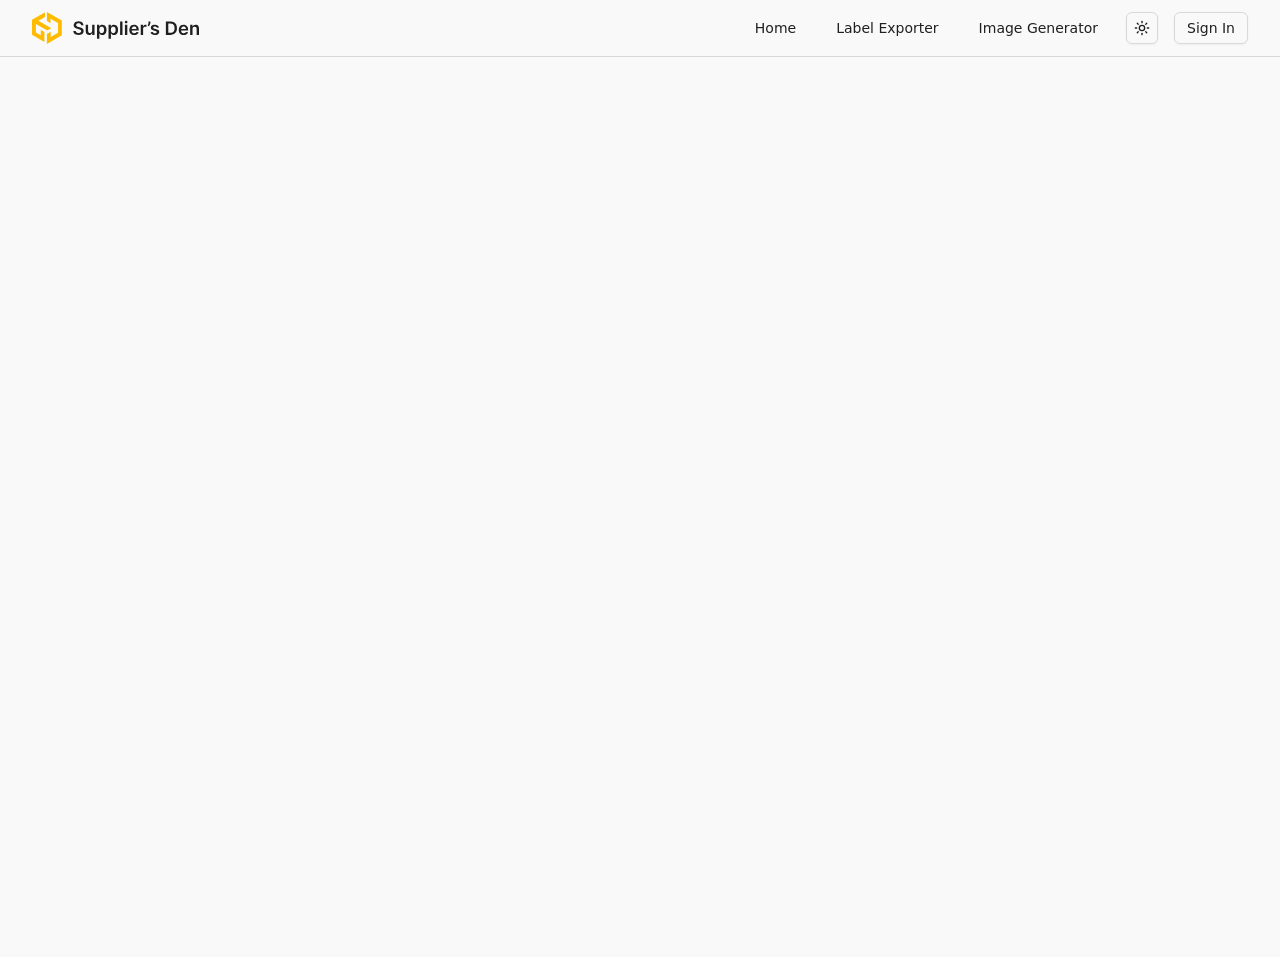
<file: suppliers-den.sa1.dev/sign-in07b4.html>
<!DOCTYPE html><html lang="en">
<!-- Mirrored from suppliers-den.sa1.dev/sign-in?redirect_url=https%3A%2F%2Fsuppliers-den.sa1.dev%2Fuploads by HTTrack Website Copier/3.x [XR&CO'2014], Tue, 23 Dec 2025 07:43:50 GMT -->
<!-- Added by HTTrack --><meta http-equiv="content-type" content="text/html;charset=utf-8" /><!-- /Added by HTTrack -->
<head><meta charSet="utf-8"/><meta name="viewport" content="width=device-width, initial-scale=1"/><link rel="stylesheet" href="_next/static/chunks/ca5f77b7e9c91232.css" data-precedence="next"/><link rel="preload" as="script" fetchPriority="low" href="_next/static/chunks/1a82a2409996dd82.js"/><script src="_next/static/chunks/86fe6f486d98ab3f.js" async=""></script><script src="_next/static/chunks/b0726a9367d5bb35.js" async=""></script><script src="_next/static/chunks/bb07e7ddbdb4dad6.js" async=""></script><script src="_next/static/chunks/da1ebc61b4c2a760.js" async=""></script><script src="_next/static/chunks/6e51ecdb07c8b626.js" async=""></script><script src="_next/static/chunks/turbopack-bfde65c5a8167703.js" async=""></script><script src="_next/static/chunks/ff1a16fafef87110.js" async=""></script><script src="_next/static/chunks/247eb132b7f7b574.js" async=""></script><script src="_next/static/chunks/1673f4c832a46a38.js" async=""></script><script src="_next/static/chunks/1cf7658bd90d3717.js" async=""></script><script src="_next/static/chunks/7206afe4a37d847f.js" async=""></script><script src="_next/static/chunks/3687c6a86c538021.js" async=""></script><script src="_next/static/chunks/4b72c59950a65407.js" async=""></script><script src="_next/static/chunks/0a0b90e4c0877f91.js" async=""></script><script src="_next/static/chunks/edc6f5111a80fd53.js" async=""></script><script src="_next/static/chunks/a77a1ce7c27a98f0.js" async=""></script><script src="../clerk.suppliers-den.sa1.dev/npm/%40clerk/clerk-js%405.117.0/dist/clerk.browser.js" data-clerk-js-script="true" async="" crossorigin="anonymous" data-clerk-publishable-key="pk_live_Y2xlcmsuc3VwcGxpZXJzLWRlbi5zYTEuZGV2JA"></script><link rel="preload" href="../www.googletagmanager.com/gtag/js762f?id=G-X58VXKHFR7" as="script"/><meta name="next-size-adjust" content=""/><title>Supplier&#x27;s Den</title><meta name="description" content="Extract and organize shipping labels from Meesho PDFs"/><link rel="icon" href="favicon850b.ico?favicon.0aa1ffed.ico" sizes="48x48" type="image/x-icon"/><script src="_next/static/chunks/a6dad97d9634a72d.js" noModule=""></script></head><body class="geist_a71539c9-module__T19VSG__variable geist_mono_8d43a2aa-module__8Li5zG__variable antialiased"><div hidden=""><!--$--><!--/$--></div><script>((a,b,c,d,e,f,g,h)=>{let i=document.documentElement,j=["light","dark"];function k(b){var c;(Array.isArray(a)?a:[a]).forEach(a=>{let c="class"===a,d=c&&f?e.map(a=>f[a]||a):e;c?(i.classList.remove(...d),i.classList.add(f&&f[b]?f[b]:b)):i.setAttribute(a,b)}),c=b,h&&j.includes(c)&&(i.style.colorScheme=c)}if(d)k(d);else try{let a=localStorage.getItem(b)||c,d=g&&"system"===a?window.matchMedia("(prefers-color-scheme: dark)").matches?"dark":"light":a;k(d)}catch(a){}})("class","theme","system",null,["light","dark"],null,true,true)</script><section aria-label="Notifications alt+T" tabindex="-1" aria-live="polite" aria-relevant="additions text" aria-atomic="false"></section><header class="sticky top-0 z-50 w-full border-b bg-background/95 backdrop-blur supports-backdrop-filter:bg-background/60"><div class="container flex h-14 max-w-screen-2xl items-center mx-auto px-4 md:px-6 lg:px-8"><a class="flex items-center space-x-2 mr-6" href="index.html"><svg width="537" height="102" viewBox="0 0 537 102" fill="none" xmlns="http://www.w3.org/2000/svg" class="h-8 w-auto"><path d="M156.551 41.8867C156.356 40.0569 155.532 38.6322 154.079 37.6126C152.641 36.5929 150.769 36.0831 148.464 36.0831C146.844 36.0831 145.454 36.3275 144.295 36.8164C143.135 37.3053 142.248 37.9687 141.634 38.8068C141.019 39.6449 140.705 40.6017 140.691 41.6772C140.691 42.5711 140.894 43.3464 141.299 44.0028C141.718 44.6593 142.283 45.218 142.996 45.679C143.708 46.1259 144.497 46.5031 145.363 46.8104C146.229 47.1177 147.102 47.3761 147.982 47.5856L152.005 48.5913C153.625 48.9684 155.183 49.4782 156.677 50.1207C158.186 50.7633 159.534 51.5734 160.721 52.5511C161.922 53.5289 162.872 54.7092 163.57 56.092C164.269 57.4748 164.618 59.0951 164.618 60.9528C164.618 63.467 163.975 65.6809 162.69 67.5945C161.405 69.4941 159.548 70.9817 157.117 72.0572C154.701 73.1187 151.775 73.6495 148.338 73.6495C145 73.6495 142.102 73.1327 139.643 72.0991C137.199 71.0655 135.286 69.5569 133.903 67.5735C132.534 65.5901 131.794 63.1737 131.682 60.3242H139.329C139.441 61.8188 139.902 63.0619 140.712 64.0536C141.522 65.0453 142.577 65.7856 143.876 66.2745C145.189 66.7634 146.655 67.0078 148.276 67.0078C149.966 67.0078 151.446 66.7564 152.717 66.2536C154.002 65.7367 155.008 65.0244 155.734 64.1165C156.461 63.1946 156.831 62.1191 156.845 60.8899C156.831 59.7725 156.503 58.8506 155.86 58.1243C155.218 57.384 154.317 56.7694 153.157 56.2805C152.012 55.7777 150.671 55.3307 149.135 54.9396L144.253 53.6825C140.719 52.7746 137.925 51.3988 135.872 49.555C133.833 47.6973 132.813 45.232 132.813 42.1591C132.813 39.6309 133.498 37.417 134.866 35.5174C136.249 33.6178 138.128 32.1442 140.502 31.0966C142.877 30.035 145.566 29.5043 148.569 29.5043C151.614 29.5043 154.282 30.035 156.572 31.0966C158.877 32.1442 160.686 33.6038 161.999 35.4755C163.312 37.3332 163.989 39.4703 164.031 41.8867H156.551ZM191.724 59.4652V40.8182H199.309V73H191.955V67.2802H191.619C190.893 69.082 189.699 70.5556 188.037 71.701C186.388 72.8464 184.356 73.419 181.94 73.419C179.831 73.419 177.966 72.9511 176.346 72.0153C174.739 71.0655 173.482 69.6896 172.574 67.8878C171.666 66.072 171.212 63.879 171.212 61.3089V40.8182H178.797V60.1357C178.797 62.175 179.356 63.7952 180.473 64.9964C181.591 66.1977 183.057 66.7983 184.873 66.7983C185.99 66.7983 187.073 66.5259 188.12 65.9812C189.168 65.4364 190.027 64.6263 190.698 63.5508C191.382 62.4613 191.724 61.0994 191.724 59.4652ZM207.108 85.0682V40.8182H214.567V46.1399H215.007C215.398 45.3577 215.95 44.5266 216.662 43.6467C217.374 42.7527 218.338 41.9915 219.553 41.3629C220.768 40.7204 222.319 40.3991 224.205 40.3991C226.691 40.3991 228.933 41.0347 230.93 42.3058C232.941 43.5629 234.534 45.4276 235.707 47.8999C236.894 50.3582 237.488 53.3752 237.488 56.951C237.488 60.4848 236.908 63.4879 235.749 65.9602C234.59 68.4325 233.011 70.3182 231.014 71.6172C229.016 72.9162 226.754 73.5657 224.225 73.5657C222.382 73.5657 220.852 73.2584 219.637 72.6438C218.422 72.0292 217.444 71.2889 216.704 70.4229C215.978 69.543 215.412 68.7119 215.007 67.9297H214.692V85.0682H207.108ZM214.546 56.9091C214.546 58.9903 214.839 60.8131 215.426 62.3775C216.026 63.9419 216.885 65.1641 218.003 66.044C219.134 66.91 220.503 67.343 222.109 67.343C223.786 67.343 225.189 66.8961 226.321 66.0021C227.452 65.0942 228.304 63.8581 228.877 62.2937C229.463 60.7153 229.757 58.9205 229.757 56.9091C229.757 54.9117 229.47 53.1378 228.898 51.5874C228.325 50.0369 227.473 48.8217 226.342 47.9418C225.21 47.0618 223.799 46.6218 222.109 46.6218C220.489 46.6218 219.113 47.0478 217.982 47.8999C216.85 48.7519 215.991 49.9461 215.405 51.4826C214.832 53.0191 214.546 54.8279 214.546 56.9091ZM243.983 85.0682V40.8182H251.442V46.1399H251.882C252.273 45.3577 252.825 44.5266 253.537 43.6467C254.249 42.7527 255.213 41.9915 256.428 41.3629C257.643 40.7204 259.194 40.3991 261.08 40.3991C263.566 40.3991 265.808 41.0347 267.805 42.3058C269.816 43.5629 271.409 45.4276 272.582 47.8999C273.769 50.3582 274.363 53.3752 274.363 56.951C274.363 60.4848 273.783 63.4879 272.624 65.9602C271.465 68.4325 269.886 70.3182 267.889 71.6172C265.891 72.9162 263.629 73.5657 261.1 73.5657C259.257 73.5657 257.727 73.2584 256.512 72.6438C255.297 72.0292 254.319 71.2889 253.579 70.4229C252.853 69.543 252.287 68.7119 251.882 67.9297H251.567V85.0682H243.983ZM251.421 56.9091C251.421 58.9903 251.714 60.8131 252.301 62.3775C252.901 63.9419 253.76 65.1641 254.878 66.044C256.009 66.91 257.378 67.343 258.984 67.343C260.661 67.343 262.064 66.8961 263.196 66.0021C264.327 65.0942 265.179 63.8581 265.752 62.2937C266.338 60.7153 266.632 58.9205 266.632 56.9091C266.632 54.9117 266.345 53.1378 265.773 51.5874C265.2 50.0369 264.348 48.8217 263.217 47.9418C262.085 47.0618 260.674 46.6218 258.984 46.6218C257.364 46.6218 255.988 47.0478 254.857 47.8999C253.725 48.7519 252.866 49.9461 252.28 51.4826C251.707 53.0191 251.421 54.8279 251.421 56.9091ZM288.442 30.0909V73H280.858V30.0909H288.442ZM296.242 73V40.8182H303.826V73H296.242ZM300.055 36.2507C298.854 36.2507 297.82 35.8526 296.954 35.0565C296.088 34.2463 295.655 33.2756 295.655 32.1442C295.655 30.9988 296.088 30.0281 296.954 29.2319C297.82 28.4218 298.854 28.0167 300.055 28.0167C301.27 28.0167 302.304 28.4218 303.156 29.2319C304.022 30.0281 304.455 30.9988 304.455 32.1442C304.455 33.2756 304.022 34.2463 303.156 35.0565C302.304 35.8526 301.27 36.2507 300.055 36.2507ZM325.873 73.6286C322.646 73.6286 319.86 72.9581 317.513 71.6172C315.18 70.2623 313.385 68.3487 312.128 65.8764C310.871 63.3902 310.243 60.4639 310.243 57.0977C310.243 53.7873 310.871 50.882 312.128 48.3817C313.399 45.8675 315.173 43.912 317.45 42.5153C319.727 41.1045 322.402 40.3991 325.475 40.3991C327.458 40.3991 329.33 40.7204 331.09 41.3629C332.864 41.9915 334.428 42.9692 335.783 44.2962C337.152 45.6231 338.227 47.3132 339.009 49.3665C339.792 51.4058 340.183 53.8362 340.183 56.6577V58.9833H313.805V53.8711H332.912C332.898 52.4184 332.584 51.1264 331.97 49.995C331.355 48.8497 330.496 47.9487 329.393 47.2923C328.303 46.6358 327.032 46.3075 325.579 46.3075C324.029 46.3075 322.667 46.6847 321.494 47.4389C320.32 48.1792 319.406 49.157 318.749 50.3722C318.107 51.5734 317.778 52.8933 317.764 54.332V58.7947C317.764 60.6664 318.107 62.2727 318.791 63.6136C319.475 64.9406 320.432 65.9602 321.661 66.6726C322.891 67.371 324.329 67.7202 325.977 67.7202C327.081 67.7202 328.08 67.5665 328.974 67.2592C329.867 66.938 330.643 66.4701 331.299 65.8555C331.956 65.2409 332.452 64.4796 332.787 63.5717L339.868 64.3679C339.421 66.2396 338.569 67.8738 337.312 69.2706C336.069 70.6534 334.477 71.7289 332.535 72.4972C330.594 73.2514 328.373 73.6286 325.873 73.6286ZM346.599 73V40.8182H353.953V46.1818H354.288C354.875 44.3241 355.881 42.8924 357.305 41.8867C358.744 40.8671 360.385 40.3572 362.229 40.3572C362.648 40.3572 363.116 40.3782 363.633 40.4201C364.164 40.448 364.604 40.4969 364.953 40.5668V47.5437C364.632 47.4319 364.122 47.3342 363.423 47.2504C362.739 47.1526 362.075 47.1037 361.433 47.1037C360.05 47.1037 358.807 47.404 357.704 48.0046C356.614 48.5913 355.755 49.4084 355.127 50.456C354.498 51.5036 354.184 52.7118 354.184 54.0806V73H346.599ZM377.403 30.0909V34.3651C377.403 35.5942 377.166 36.8723 376.691 38.1992C376.23 39.5122 375.595 40.7693 374.784 41.9705C373.974 43.1578 373.052 44.1774 372.019 45.0295L368.499 42.7457C369.267 41.5864 369.938 40.3363 370.51 38.9954C371.083 37.6405 371.369 36.111 371.369 34.407V30.0909H377.403ZM404.819 49.3246L397.905 50.0788C397.709 49.3804 397.367 48.724 396.878 48.1094C396.403 47.4948 395.761 46.9989 394.95 46.6218C394.14 46.2447 393.149 46.0561 391.975 46.0561C390.397 46.0561 389.07 46.3983 387.994 47.0827C386.933 47.7672 386.409 48.6541 386.423 49.7436C386.409 50.6795 386.751 51.4407 387.45 52.0273C388.162 52.614 389.335 53.0959 390.97 53.473L396.459 54.6463C399.504 55.3028 401.767 56.3434 403.247 57.7681C404.742 59.1928 405.496 61.0575 405.51 63.3622C405.496 65.3875 404.903 67.1754 403.729 68.7259C402.57 70.2623 400.957 71.4635 398.889 72.3295C396.822 73.1955 394.448 73.6286 391.766 73.6286C387.827 73.6286 384.656 72.8045 382.254 71.1562C379.851 69.4941 378.42 67.1824 377.959 64.2212L385.355 63.5089C385.69 64.9615 386.402 66.058 387.492 66.7983C388.581 67.5386 389.999 67.9087 391.745 67.9087C393.547 67.9087 394.992 67.5386 396.082 66.7983C397.185 66.058 397.737 65.1431 397.737 64.0536C397.737 63.1317 397.381 62.3705 396.669 61.7699C395.97 61.1693 394.881 60.7083 393.4 60.3871L387.911 59.2347C384.824 58.5922 382.54 57.5097 381.059 55.9872C379.579 54.4508 378.846 52.5092 378.86 50.1626C378.846 48.1792 379.383 46.4612 380.473 45.0085C381.576 43.5419 383.106 42.4105 385.061 41.6143C387.031 40.8042 389.3 40.3991 391.871 40.3991C395.642 40.3991 398.61 41.2023 400.775 42.8086C402.954 44.4149 404.302 46.5869 404.819 49.3246ZM441.275 73H426.734V30.0909H441.568C445.828 30.0909 449.488 30.9499 452.547 32.668C455.62 34.372 457.98 36.8234 459.628 40.022C461.277 43.2206 462.101 47.0478 462.101 51.5036C462.101 55.9732 461.27 59.8144 459.607 63.027C457.959 66.2396 455.578 68.7049 452.463 70.4229C449.362 72.141 445.633 73 441.275 73ZM434.507 66.2745H440.898C443.887 66.2745 446.38 65.7298 448.377 64.6403C450.375 63.5368 451.876 61.8956 452.882 59.7166C453.888 57.5237 454.39 54.786 454.39 51.5036C454.39 48.2211 453.888 45.4974 452.882 43.3324C451.876 41.1534 450.389 39.5262 448.419 38.4506C446.464 37.3612 444.033 36.8164 441.128 36.8164H434.507V66.2745ZM483.398 73.6286C480.172 73.6286 477.385 72.9581 475.038 71.6172C472.706 70.2623 470.911 68.3487 469.654 65.8764C468.397 63.3902 467.768 60.4639 467.768 57.0977C467.768 53.7873 468.397 50.882 469.654 48.3817C470.925 45.8675 472.699 43.912 474.975 42.5153C477.252 41.1045 479.927 40.3991 483 40.3991C484.983 40.3991 486.855 40.7204 488.615 41.3629C490.389 41.9915 491.953 42.9692 493.308 44.2962C494.677 45.6231 495.753 47.3132 496.535 49.3665C497.317 51.4058 497.708 53.8362 497.708 56.6577V58.9833H471.33V53.8711H490.438C490.424 52.4184 490.11 51.1264 489.495 49.995C488.88 48.8497 488.021 47.9487 486.918 47.2923C485.828 46.6358 484.557 46.3075 483.105 46.3075C481.554 46.3075 480.192 46.6847 479.019 47.4389C477.846 48.1792 476.931 49.157 476.275 50.3722C475.632 51.5734 475.304 52.8933 475.29 54.332V58.7947C475.29 60.6664 475.632 62.2727 476.316 63.6136C477.001 64.9406 477.958 65.9602 479.187 66.6726C480.416 67.371 481.855 67.7202 483.503 67.7202C484.606 67.7202 485.605 67.5665 486.499 67.2592C487.393 66.938 488.168 66.4701 488.825 65.8555C489.481 65.2409 489.977 64.4796 490.312 63.5717L497.394 64.3679C496.947 66.2396 496.095 67.8738 494.838 69.2706C493.595 70.6534 492.002 71.7289 490.061 72.4972C488.119 73.2514 485.898 73.6286 483.398 73.6286ZM511.709 54.1435V73H504.125V40.8182H511.374V46.2866H511.751C512.491 44.4847 513.672 43.053 515.292 41.9915C516.926 40.9299 518.944 40.3991 521.347 40.3991C523.568 40.3991 525.502 40.8741 527.15 41.8239C528.813 42.7737 530.098 44.1495 531.006 45.9513C531.927 47.7532 532.381 49.9392 532.367 52.5092V73H524.783V53.6825C524.783 51.5315 524.224 49.8484 523.107 48.6332C522.003 47.418 520.474 46.8104 518.518 46.8104C517.191 46.8104 516.011 47.1037 514.978 47.6903C513.958 48.263 513.155 49.0941 512.568 50.1836C511.995 51.2731 511.709 52.593 511.709 54.1435Z" fill="currentColor"></path><path d="M0 24.8068L40.5 1.42412L41.3512 0.924138V15.9241L20.5 27.9626L61.5 51.634L48.8731 58.9241L47.5 58.1314L12.5 37.9241V64.9752L28 73.9241V57.2369L28.5 57.5733L39.5 63.9241V95.2295L0 72.4241V24.8068Z" fill="#FFBB00"></path><path d="M47.5 101.924V70.4241V69.9201L59.6173 62.9241V79.9241L83 66.4241V35.2805L59 21.4241V35.5637L58 34.9863L47.5 28.9241V0L95 27.4241V74.5L47.5 101.924Z" fill="#FFBB00"></path></svg></a><nav class="hidden md:flex items-center space-x-4 text-sm font-medium ml-auto"><a data-slot="button" class="inline-flex items-center justify-center whitespace-nowrap text-sm font-medium transition-all disabled:pointer-events-none disabled:opacity-50 [&amp;_svg]:pointer-events-none [&amp;_svg:not([class*=&#x27;size-&#x27;])]:size-4 shrink-0 [&amp;_svg]:shrink-0 outline-none focus-visible:border-ring focus-visible:ring-ring/50 focus-visible:ring-[3px] aria-invalid:ring-destructive/20 dark:aria-invalid:ring-destructive/40 aria-invalid:border-destructive hover:bg-accent hover:text-accent-foreground dark:hover:bg-accent/50 h-8 rounded-md gap-1.5 px-3 has-[&gt;svg]:px-2.5" href="index.html">Home</a><a data-slot="button" class="inline-flex items-center justify-center whitespace-nowrap text-sm font-medium transition-all disabled:pointer-events-none disabled:opacity-50 [&amp;_svg]:pointer-events-none [&amp;_svg:not([class*=&#x27;size-&#x27;])]:size-4 shrink-0 [&amp;_svg]:shrink-0 outline-none focus-visible:border-ring focus-visible:ring-ring/50 focus-visible:ring-[3px] aria-invalid:ring-destructive/20 dark:aria-invalid:ring-destructive/40 aria-invalid:border-destructive hover:bg-accent hover:text-accent-foreground dark:hover:bg-accent/50 h-8 rounded-md gap-1.5 px-3 has-[&gt;svg]:px-2.5" href="sign-in07b4.html">Label Exporter</a><a data-slot="button" class="inline-flex items-center justify-center whitespace-nowrap text-sm font-medium transition-all disabled:pointer-events-none disabled:opacity-50 [&amp;_svg]:pointer-events-none [&amp;_svg:not([class*=&#x27;size-&#x27;])]:size-4 shrink-0 [&amp;_svg]:shrink-0 outline-none focus-visible:border-ring focus-visible:ring-ring/50 focus-visible:ring-[3px] aria-invalid:ring-destructive/20 dark:aria-invalid:ring-destructive/40 aria-invalid:border-destructive hover:bg-accent hover:text-accent-foreground dark:hover:bg-accent/50 h-8 rounded-md gap-1.5 px-3 has-[&gt;svg]:px-2.5" href="sign-in4eee.html">Image Generator</a><button data-slot="dropdown-menu-trigger" class="inline-flex items-center justify-center gap-2 whitespace-nowrap rounded-md text-sm font-medium transition-all disabled:pointer-events-none disabled:opacity-50 [&amp;_svg]:pointer-events-none [&amp;_svg:not([class*=&#x27;size-&#x27;])]:size-4 shrink-0 [&amp;_svg]:shrink-0 outline-none focus-visible:border-ring focus-visible:ring-ring/50 focus-visible:ring-[3px] aria-invalid:ring-destructive/20 dark:aria-invalid:ring-destructive/40 aria-invalid:border-destructive border bg-background shadow-xs hover:bg-accent hover:text-accent-foreground dark:bg-input/30 dark:border-input dark:hover:bg-input/50 size-8" type="button" id="radix-_R_15afb_" aria-haspopup="menu" aria-expanded="false" data-state="closed"><svg xmlns="http://www.w3.org/2000/svg" width="24" height="24" viewBox="0 0 24 24" fill="none" stroke="currentColor" stroke-width="2" stroke-linecap="round" stroke-linejoin="round" class="lucide lucide-sun h-[1.2rem] w-[1.2rem] scale-100 rotate-0 transition-all dark:scale-0 dark:-rotate-90" aria-hidden="true"><circle cx="12" cy="12" r="4"></circle><path d="M12 2v2"></path><path d="M12 20v2"></path><path d="m4.93 4.93 1.41 1.41"></path><path d="m17.66 17.66 1.41 1.41"></path><path d="M2 12h2"></path><path d="M20 12h2"></path><path d="m6.34 17.66-1.41 1.41"></path><path d="m19.07 4.93-1.41 1.41"></path></svg><svg xmlns="http://www.w3.org/2000/svg" width="24" height="24" viewBox="0 0 24 24" fill="none" stroke="currentColor" stroke-width="2" stroke-linecap="round" stroke-linejoin="round" class="lucide lucide-moon absolute h-[1.2rem] w-[1.2rem] scale-0 rotate-90 transition-all dark:scale-100 dark:rotate-0" aria-hidden="true"><path d="M20.985 12.486a9 9 0 1 1-9.473-9.472c.405-.022.617.46.402.803a6 6 0 0 0 8.268 8.268c.344-.215.825-.004.803.401"></path></svg><span class="sr-only">Toggle theme</span></button><button data-slot="button" class="inline-flex items-center justify-center whitespace-nowrap text-sm font-medium transition-all disabled:pointer-events-none disabled:opacity-50 [&amp;_svg]:pointer-events-none [&amp;_svg:not([class*=&#x27;size-&#x27;])]:size-4 shrink-0 [&amp;_svg]:shrink-0 outline-none focus-visible:border-ring focus-visible:ring-ring/50 focus-visible:ring-[3px] aria-invalid:ring-destructive/20 dark:aria-invalid:ring-destructive/40 aria-invalid:border-destructive border bg-background shadow-xs hover:bg-accent hover:text-accent-foreground dark:bg-input/30 dark:border-input dark:hover:bg-input/50 h-8 rounded-md gap-1.5 px-3 has-[&gt;svg]:px-2.5" component="SignInButton">Sign In</button></nav><div class="flex md:hidden items-center ml-auto gap-2"><button data-slot="dropdown-menu-trigger" class="inline-flex items-center justify-center gap-2 whitespace-nowrap rounded-md text-sm font-medium transition-all disabled:pointer-events-none disabled:opacity-50 [&amp;_svg]:pointer-events-none [&amp;_svg:not([class*=&#x27;size-&#x27;])]:size-4 shrink-0 [&amp;_svg]:shrink-0 outline-none focus-visible:border-ring focus-visible:ring-ring/50 focus-visible:ring-[3px] aria-invalid:ring-destructive/20 dark:aria-invalid:ring-destructive/40 aria-invalid:border-destructive border bg-background shadow-xs hover:bg-accent hover:text-accent-foreground dark:bg-input/30 dark:border-input dark:hover:bg-input/50 size-8" type="button" id="radix-_R_fafb_" aria-haspopup="menu" aria-expanded="false" data-state="closed"><svg xmlns="http://www.w3.org/2000/svg" width="24" height="24" viewBox="0 0 24 24" fill="none" stroke="currentColor" stroke-width="2" stroke-linecap="round" stroke-linejoin="round" class="lucide lucide-sun h-[1.2rem] w-[1.2rem] scale-100 rotate-0 transition-all dark:scale-0 dark:-rotate-90" aria-hidden="true"><circle cx="12" cy="12" r="4"></circle><path d="M12 2v2"></path><path d="M12 20v2"></path><path d="m4.93 4.93 1.41 1.41"></path><path d="m17.66 17.66 1.41 1.41"></path><path d="M2 12h2"></path><path d="M20 12h2"></path><path d="m6.34 17.66-1.41 1.41"></path><path d="m19.07 4.93-1.41 1.41"></path></svg><svg xmlns="http://www.w3.org/2000/svg" width="24" height="24" viewBox="0 0 24 24" fill="none" stroke="currentColor" stroke-width="2" stroke-linecap="round" stroke-linejoin="round" class="lucide lucide-moon absolute h-[1.2rem] w-[1.2rem] scale-0 rotate-90 transition-all dark:scale-100 dark:rotate-0" aria-hidden="true"><path d="M20.985 12.486a9 9 0 1 1-9.473-9.472c.405-.022.617.46.402.803a6 6 0 0 0 8.268 8.268c.344-.215.825-.004.803.401"></path></svg><span class="sr-only">Toggle theme</span></button><button data-slot="button" class="inline-flex items-center justify-center whitespace-nowrap text-sm font-medium transition-all disabled:pointer-events-none disabled:opacity-50 [&amp;_svg]:pointer-events-none [&amp;_svg:not([class*=&#x27;size-&#x27;])]:size-4 shrink-0 [&amp;_svg]:shrink-0 outline-none focus-visible:border-ring focus-visible:ring-ring/50 focus-visible:ring-[3px] aria-invalid:ring-destructive/20 dark:aria-invalid:ring-destructive/40 aria-invalid:border-destructive border bg-background shadow-xs hover:bg-accent hover:text-accent-foreground dark:bg-input/30 dark:border-input dark:hover:bg-input/50 h-8 rounded-md gap-1.5 px-3 has-[&gt;svg]:px-2.5" component="SignInButton">Sign In</button><button data-slot="button" class="inline-flex items-center justify-center gap-2 whitespace-nowrap rounded-md text-sm font-medium transition-all disabled:pointer-events-none disabled:opacity-50 [&amp;_svg]:pointer-events-none [&amp;_svg:not([class*=&#x27;size-&#x27;])]:size-4 shrink-0 [&amp;_svg]:shrink-0 outline-none focus-visible:border-ring focus-visible:ring-ring/50 focus-visible:ring-[3px] aria-invalid:ring-destructive/20 dark:aria-invalid:ring-destructive/40 aria-invalid:border-destructive hover:bg-accent hover:text-accent-foreground dark:hover:bg-accent/50 size-9" type="button" aria-haspopup="dialog" aria-expanded="false" aria-controls="radix-_R_17afb_" data-state="closed"><svg xmlns="http://www.w3.org/2000/svg" width="24" height="24" viewBox="0 0 24 24" fill="none" stroke="currentColor" stroke-width="2" stroke-linecap="round" stroke-linejoin="round" class="lucide lucide-menu h-5 w-5" aria-hidden="true"><path d="M4 5h16"></path><path d="M4 12h16"></path><path d="M4 19h16"></path></svg><span class="sr-only">Toggle menu</span></button></div></div></header><!--$--><main class="flex min-h-screen items-center justify-center"><!--$--><!--/$--></main><!--/$--><script src="_next/static/chunks/1a82a2409996dd82.js" id="_R_" async=""></script><script>(self.__next_f=self.__next_f||[]).push([0])</script><script>self.__next_f.push([1,"1:\"$Sreact.fragment\"\n3:I[39756,[\"/_next/static/chunks/ff1a16fafef87110.js\",\"/_next/static/chunks/247eb132b7f7b574.js\"],\"default\"]\n4:I[37457,[\"/_next/static/chunks/ff1a16fafef87110.js\",\"/_next/static/chunks/247eb132b7f7b574.js\"],\"default\"]\n5:I[89313,[\"/_next/static/chunks/1673f4c832a46a38.js\",\"/_next/static/chunks/1cf7658bd90d3717.js\",\"/_next/static/chunks/7206afe4a37d847f.js\",\"/_next/static/chunks/3687c6a86c538021.js\",\"/_next/static/chunks/4b72c59950a65407.js\",\"/_next/static/chunks/0a0b90e4c0877f91.js\",\"/_next/static/chunks/edc6f5111a80fd53.js\",\"/_next/static/chunks/a77a1ce7c27a98f0.js\"],\"default\"]\n6:I[58072,[\"/_next/static/chunks/1673f4c832a46a38.js\",\"/_next/static/chunks/1cf7658bd90d3717.js\",\"/_next/static/chunks/7206afe4a37d847f.js\",\"/_next/static/chunks/3687c6a86c538021.js\",\"/_next/static/chunks/4b72c59950a65407.js\",\"/_next/static/chunks/0a0b90e4c0877f91.js\",\"/_next/static/chunks/edc6f5111a80fd53.js\"],\"SignIn\"]\n7:I[97367,[\"/_next/static/chunks/ff1a16fafef87110.js\",\"/_next/static/chunks/247eb132b7f7b574.js\"],\"OutletBoundary\"]\n8:\"$Sreact.suspense\"\na:I[97367,[\"/_next/static/chunks/ff1a16fafef87110.js\",\"/_next/static/chunks/247eb132b7f7b574.js\"],\"ViewportBoundary\"]\nc:I[97367,[\"/_next/static/chunks/ff1a16fafef87110.js\",\"/_next/static/chunks/247eb132b7f7b574.js\"],\"MetadataBoundary\"]\ne:I[68027,[],\"default\"]\nf:I[41895,[\"/_next/static/chunks/1673f4c832a46a38.js\",\"/_next/static/chunks/1cf7658bd90d3717.js\",\"/_next/static/chunks/7206afe4a37d847f.js\",\"/_next/static/chunks/3687c6a86c538021.js\",\"/_next/static/chunks/4b72c59950a65407.js\",\"/_next/static/chunks/0a0b90e4c0877f91.js\",\"/_next/static/chunks/edc6f5111a80fd53.js\"],\"ClientClerkProvider\"]\n10:I[5849,[\"/_next/static/chunks/1673f4c832a46a38.js\",\"/_next/static/chunks/1cf7658bd90d3717.js\",\"/_next/static/chunks/7206afe4a37d847f.js\",\"/_next/static/chunks/3687c6a86c538021.js\",\"/_next/static/chunks/4b72c59950a65407.js\",\"/_next/static/chunks/0a0b90e4c0877f91.js\",\"/_next/static/chunks/edc6f5111a80fd53.js\"],\"ThemeProvider\"]\n11:I[32222,[\"/_next/static/chunks/1673f4c832a46a38.js\",\"/_next/static/chunks/1cf7658bd90d3717.js\",\"/_next/static/chunks/7206afe4a37d847f.js\",\"/_next/static/chunks/3687c6a86c538021.js\",\"/_next/static/chunks/4b72c59950a65407.js\",\"/_next/static/chunks/0a0b90e4c0877f91.js\",\"/_next/static/chunks/edc6f5111a80fd53.js\"],\"Toaster\"]\n13:I[54576,[\"/_next/static/chunks/1673f4c832a46a38.js\",\"/_next/static/chunks/1cf7658bd90d3717.js\",\"/_next/static/chunks/7206afe4a37d847f.js\",\"/_next/static/chunks/3687c6a86c538021.js\",\"/_next/static/chunks/4b72c59950a65407.js\",\"/_next/static/chunks/0a0b90e4c0877f91.js\",\"/_next/static/chunks/edc6f5111a80fd53.js\"],\"GoogleAnalytics\"]\n14:I[22016,[\"/_next/static/chunks/1673f4c832a46a38.js\",\"/_next/static/chunks/1cf7658bd90d3717.js\",\"/_next/static/chunks/7206afe4a37d847f.js\",\"/_next/static/chunks/3687c6a86c538021.js\",\"/_next/static/chunks/4b72c59950a65407.js\",\"/_next/static/chunks/0a0b90e4c0877f91.js\",\"/_next/static/chunks/edc6f5111a80fd53.js\"],\"\"]\n1a:I[68538,[\"/_next/static/chunks/1673f4c832a46a38.js\",\"/_next/static/chunks/1cf7658bd90d3717.js\",\"/_next/static/chunks/7206afe4a37d847f.js\",\"/_next/static/chunks/3687c6a86c538021.js\",\"/_next/static/chunks/4b72c59950a65407.js\",\"/_next/static/chunks/0a0b90e4c0877f91.js\",\"/_next/static/chunks/edc6f5111a80fd53.js\"],\"ThemeToggle\"]\n1f:I[5718,[\"/_next/static/chunks/1673f4c832a46a38.js\",\"/_next/static/chunks/1cf7658bd90d3717.js\",\"/_next/static/chunks/7206afe4a37d847f.js\",\"/_next/static/chunks/3687c6a86c538021.js\",\"/_next/static/chunks/4b72c59950a65407.js\",\"/_next/static/chunks/0a0b90e4c0877f91.js\",\"/_next/static/chunks/edc6f5111a80fd53.js\"],\"Sheet\"]\n20:I[5718,[\"/_next/static/chunks/1673f4c832a46a38.js\",\"/_next/static/chunks/1cf7658bd90d3717.js\",\"/_next/static/chunks/7206afe4a37d847f.js\",\"/_next/static/chunks/3687c6a86c538021.js\",\"/_next/static/chunks/4b72c59950a65407.js\",\"/_next/static/chunks/0a0b90e4c0877f91.js\",\"/_next/static/chunks/edc6f5111a80fd53.js\"],\"SheetTrigger\"]\n21:I[5718,[\"/_next/static/chunks/1673f4c832a46a38.js\",\"/_next/static/chunks/1cf7658bd90d3717.js\",\"/_next/static/chunks/7206afe4a37d847f.js\",\"/_next/"])</script><script>self.__next_f.push([1,"static/chunks/3687c6a86c538021.js\",\"/_next/static/chunks/4b72c59950a65407.js\",\"/_next/static/chunks/0a0b90e4c0877f91.js\",\"/_next/static/chunks/edc6f5111a80fd53.js\"],\"SheetContent\"]\n22:I[5718,[\"/_next/static/chunks/1673f4c832a46a38.js\",\"/_next/static/chunks/1cf7658bd90d3717.js\",\"/_next/static/chunks/7206afe4a37d847f.js\",\"/_next/static/chunks/3687c6a86c538021.js\",\"/_next/static/chunks/4b72c59950a65407.js\",\"/_next/static/chunks/0a0b90e4c0877f91.js\",\"/_next/static/chunks/edc6f5111a80fd53.js\"],\"SheetHeader\"]\n23:I[5718,[\"/_next/static/chunks/1673f4c832a46a38.js\",\"/_next/static/chunks/1cf7658bd90d3717.js\",\"/_next/static/chunks/7206afe4a37d847f.js\",\"/_next/static/chunks/3687c6a86c538021.js\",\"/_next/static/chunks/4b72c59950a65407.js\",\"/_next/static/chunks/0a0b90e4c0877f91.js\",\"/_next/static/chunks/edc6f5111a80fd53.js\"],\"SheetTitle\"]\n24:I[58072,[\"/_next/static/chunks/1673f4c832a46a38.js\",\"/_next/static/chunks/1cf7658bd90d3717.js\",\"/_next/static/chunks/7206afe4a37d847f.js\",\"/_next/static/chunks/3687c6a86c538021.js\",\"/_next/static/chunks/4b72c59950a65407.js\",\"/_next/static/chunks/0a0b90e4c0877f91.js\",\"/_next/static/chunks/edc6f5111a80fd53.js\"],\"SignInButton\"]\n25:I[27201,[\"/_next/static/chunks/ff1a16fafef87110.js\",\"/_next/static/chunks/247eb132b7f7b574.js\"],\"IconMark\"]\n:HL[\"/_next/static/chunks/ca5f77b7e9c91232.css\",\"style\"]\n:HL[\"/_next/static/media/797e433ab948586e-s.p.dbea232f.woff2\",\"font\",{\"crossOrigin\":\"\",\"type\":\"font/woff2\"}]\n:HL[\"/_next/static/media/caa3a2e1cccd8315-s.p.853070df.woff2\",\"font\",{\"crossOrigin\":\"\",\"type\":\"font/woff2\"}]\n"])</script><script>self.__next_f.push([1,"0:{\"P\":null,\"b\":\"_m2kQ8TZEbeq359AtLUyp\",\"c\":[\"\",\"sign-in?redirect_url=https%3A%2F%2Fsuppliers-den.sa1.dev%2Fuploads\"],\"q\":\"?redirect_url=https%3A%2F%2Fsuppliers-den.sa1.dev%2Fuploads\",\"i\":false,\"f\":[[[\"\",{\"children\":[\"(auth)\",{\"children\":[\"sign-in\",{\"children\":[[\"sign-in\",\"\",\"oc\"],{\"children\":[\"__PAGE__?{\\\"redirect_url\\\":\\\"https://suppliers-den.sa1.dev/uploads\\\"}\",{}]}]}]}]},\"$undefined\",\"$undefined\",true],[[\"$\",\"$1\",\"c\",{\"children\":[[[\"$\",\"link\",\"0\",{\"rel\":\"stylesheet\",\"href\":\"/_next/static/chunks/ca5f77b7e9c91232.css\",\"precedence\":\"next\",\"crossOrigin\":\"$undefined\",\"nonce\":\"$undefined\"}],[\"$\",\"script\",\"script-0\",{\"src\":\"/_next/static/chunks/1673f4c832a46a38.js\",\"async\":true,\"nonce\":\"$undefined\"}],[\"$\",\"script\",\"script-1\",{\"src\":\"/_next/static/chunks/1cf7658bd90d3717.js\",\"async\":true,\"nonce\":\"$undefined\"}],[\"$\",\"script\",\"script-2\",{\"src\":\"/_next/static/chunks/7206afe4a37d847f.js\",\"async\":true,\"nonce\":\"$undefined\"}],[\"$\",\"script\",\"script-3\",{\"src\":\"/_next/static/chunks/3687c6a86c538021.js\",\"async\":true,\"nonce\":\"$undefined\"}],[\"$\",\"script\",\"script-4\",{\"src\":\"/_next/static/chunks/4b72c59950a65407.js\",\"async\":true,\"nonce\":\"$undefined\"}],[\"$\",\"script\",\"script-5\",{\"src\":\"/_next/static/chunks/0a0b90e4c0877f91.js\",\"async\":true,\"nonce\":\"$undefined\"}],[\"$\",\"script\",\"script-6\",{\"src\":\"/_next/static/chunks/edc6f5111a80fd53.js\",\"async\":true,\"nonce\":\"$undefined\"}]],\"$L2\"]}],{\"children\":[[\"$\",\"$1\",\"c\",{\"children\":[null,[\"$\",\"main\",null,{\"className\":\"flex min-h-screen items-center justify-center\",\"children\":[\"$\",\"$L3\",null,{\"parallelRouterKey\":\"children\",\"error\":\"$undefined\",\"errorStyles\":\"$undefined\",\"errorScripts\":\"$undefined\",\"template\":[\"$\",\"$L4\",null,{}],\"templateStyles\":\"$undefined\",\"templateScripts\":\"$undefined\",\"notFound\":[[\"$\",\"$L5\",null,{}],[]],\"forbidden\":\"$undefined\",\"unauthorized\":\"$undefined\"}]}]]}],{\"children\":[[\"$\",\"$1\",\"c\",{\"children\":[null,[\"$\",\"$L3\",null,{\"parallelRouterKey\":\"children\",\"error\":\"$undefined\",\"errorStyles\":\"$undefined\",\"errorScripts\":\"$undefined\",\"template\":[\"$\",\"$L4\",null,{}],\"templateStyles\":\"$undefined\",\"templateScripts\":\"$undefined\",\"notFound\":\"$undefined\",\"forbidden\":\"$undefined\",\"unauthorized\":\"$undefined\"}]]}],{\"children\":[[\"$\",\"$1\",\"c\",{\"children\":[null,[\"$\",\"$L3\",null,{\"parallelRouterKey\":\"children\",\"error\":\"$undefined\",\"errorStyles\":\"$undefined\",\"errorScripts\":\"$undefined\",\"template\":[\"$\",\"$L4\",null,{}],\"templateStyles\":\"$undefined\",\"templateScripts\":\"$undefined\",\"notFound\":\"$undefined\",\"forbidden\":\"$undefined\",\"unauthorized\":\"$undefined\"}]]}],{\"children\":[[\"$\",\"$1\",\"c\",{\"children\":[[\"$\",\"$L6\",null,{\"signUpUrl\":\"/sign-up\",\"waitlistUrl\":\"/waitlist\"}],null,[\"$\",\"$L7\",null,{\"children\":[\"$\",\"$8\",null,{\"name\":\"Next.MetadataOutlet\",\"children\":\"$@9\"}]}]]}],{},null,false,false]},null,false,false]},null,false,false]},null,false,false]},[[\"$\",\"div\",\"l\",{\"className\":\"flex flex-1 flex-col items-center justify-center p-4 min-h-[50vh] h-[calc(100vh-4rem)]\",\"children\":[\"$\",\"div\",null,{\"className\":\"text-center space-y-2\",\"children\":[[\"$\",\"svg\",null,{\"ref\":\"$undefined\",\"xmlns\":\"../www.w3.org/2000/svg.html\",\"width\":24,\"height\":24,\"viewBox\":\"0 0 24 24\",\"fill\":\"none\",\"stroke\":\"currentColor\",\"strokeWidth\":2,\"strokeLinecap\":\"round\",\"strokeLinejoin\":\"round\",\"className\":\"lucide lucide-loader-circle animate-spin mx-auto size-8\",\"role\":\"status\",\"aria-label\":\"Loading\",\"children\":[[\"$\",\"path\",\"13zald\",{\"d\":\"M21 12a9 9 0 1 1-6.219-8.56\"}],\"$undefined\"]}],[\"$\",\"h2\",null,{\"className\":\"text-lg font-medium text-muted-foreground\",\"children\":\"Loading...\"}],\"$undefined\",\"$undefined\"]}]}],[],[]],false,false],[\"$\",\"$1\",\"h\",{\"children\":[null,[\"$\",\"$La\",null,{\"children\":\"$@b\"}],[\"$\",\"div\",null,{\"hidden\":true,\"children\":[\"$\",\"$Lc\",null,{\"children\":[\"$\",\"$8\",null,{\"name\":\"Next.Metadata\",\"children\":\"$@d\"}]}]}],[\"$\",\"meta\",null,{\"name\":\"next-size-adjust\",\"content\":\"\"}]]}],false]],\"m\":\"$undefined\",\"G\":[\"$e\",[]],\"S\":false}\n"])</script><script>self.__next_f.push([1,"2:[\"$\",\"$Lf\",null,{\"appearance\":{\"theme\":{\"name\":\"shadcn\",\"cssLayerName\":\"components\",\"variables\":{\"colorBackground\":\"var(--card)\",\"colorDanger\":\"var(--destructive)\",\"colorForeground\":\"var(--card-foreground)\",\"colorInput\":\"var(--input)\",\"colorInputForeground\":\"var(--card-foreground)\",\"colorModalBackdrop\":\"var(--color-black)\",\"colorMuted\":\"var(--muted)\",\"colorMutedForeground\":\"var(--muted-foreground)\",\"colorNeutral\":\"var(--foreground)\",\"colorPrimary\":\"var(--primary)\",\"colorPrimaryForeground\":\"var(--primary-foreground)\",\"colorRing\":\"var(--ring)\",\"fontWeight\":{\"normal\":\"var(--font-weight-normal)\",\"medium\":\"var(--font-weight-medium)\",\"semibold\":\"var(--font-weight-semibold)\",\"bold\":\"var(--font-weight-semibold)\"}},\"elements\":{\"input\":\"bg-transparent dark:bg-input/30\",\"cardBox\":\"shadow-sm border\",\"popoverBox\":\"shadow-sm border\",\"button\":{\"\u0026[data-variant=\\\"solid\\\"]::after\":{\"display\":\"none\"}},\"providerIcon__apple\":\"dark:invert\",\"providerIcon__github\":\"dark:invert\",\"providerIcon__okx_wallet\":\"dark:invert\",\"providerIcon__vercel\":\"dark:invert\"},\"__type\":\"prebuilt_appearance\"}},\"publishableKey\":\"pk_live_Y2xlcmsuc3VwcGxpZXJzLWRlbi5zYTEuZGV2JA\",\"clerkJSUrl\":\"$undefined\",\"clerkJSVersion\":\"$undefined\",\"proxyUrl\":\"\",\"domain\":\"\",\"isSatellite\":false,\"signInUrl\":\"\",\"signUpUrl\":\"\",\"signInForceRedirectUrl\":\"\",\"signUpForceRedirectUrl\":\"\",\"signInFallbackRedirectUrl\":\"\",\"signUpFallbackRedirectUrl\":\"\",\"afterSignInUrl\":\"\",\"afterSignUpUrl\":\"\",\"newSubscriptionRedirectUrl\":\"\",\"telemetry\":{\"disabled\":false,\"debug\":false},\"sdkMetadata\":{\"name\":\"@clerk/nextjs\",\"version\":\"6.36.4\",\"environment\":\"production\"},\"nonce\":\"\",\"initialState\":null,\"children\":[\"$\",\"html\",null,{\"lang\":\"en\",\"suppressHydrationWarning\":true,\"children\":[[\"$\",\"body\",null,{\"className\":\"geist_a71539c9-module__T19VSG__variable geist_mono_8d43a2aa-module__8Li5zG__variable antialiased\",\"children\":[\"$\",\"$L10\",null,{\"attribute\":\"class\",\"defaultTheme\":\"system\",\"enableSystem\":true,\"disableTransitionOnChange\":true,\"children\":[[\"$\",\"$L11\",null,{}],\"$L12\",[\"$\",\"$L3\",null,{\"parallelRouterKey\":\"children\",\"error\":\"$undefined\",\"errorStyles\":\"$undefined\",\"errorScripts\":\"$undefined\",\"template\":[\"$\",\"$L4\",null,{}],\"templateStyles\":\"$undefined\",\"templateScripts\":\"$undefined\",\"notFound\":[[\"$\",\"$L5\",null,{}],[]],\"forbidden\":\"$undefined\",\"unauthorized\":\"$undefined\"}]]}]}],[\"$\",\"$L13\",null,{\"gaId\":\"G-X58VXKHFR7\"}]]}]}]\n"])</script><script>self.__next_f.push([1,"15:T2b5e,"])</script><script>self.__next_f.push([1,"M156.551 41.8867C156.356 40.0569 155.532 38.6322 154.079 37.6126C152.641 36.5929 150.769 36.0831 148.464 36.0831C146.844 36.0831 145.454 36.3275 144.295 36.8164C143.135 37.3053 142.248 37.9687 141.634 38.8068C141.019 39.6449 140.705 40.6017 140.691 41.6772C140.691 42.5711 140.894 43.3464 141.299 44.0028C141.718 44.6593 142.283 45.218 142.996 45.679C143.708 46.1259 144.497 46.5031 145.363 46.8104C146.229 47.1177 147.102 47.3761 147.982 47.5856L152.005 48.5913C153.625 48.9684 155.183 49.4782 156.677 50.1207C158.186 50.7633 159.534 51.5734 160.721 52.5511C161.922 53.5289 162.872 54.7092 163.57 56.092C164.269 57.4748 164.618 59.0951 164.618 60.9528C164.618 63.467 163.975 65.6809 162.69 67.5945C161.405 69.4941 159.548 70.9817 157.117 72.0572C154.701 73.1187 151.775 73.6495 148.338 73.6495C145 73.6495 142.102 73.1327 139.643 72.0991C137.199 71.0655 135.286 69.5569 133.903 67.5735C132.534 65.5901 131.794 63.1737 131.682 60.3242H139.329C139.441 61.8188 139.902 63.0619 140.712 64.0536C141.522 65.0453 142.577 65.7856 143.876 66.2745C145.189 66.7634 146.655 67.0078 148.276 67.0078C149.966 67.0078 151.446 66.7564 152.717 66.2536C154.002 65.7367 155.008 65.0244 155.734 64.1165C156.461 63.1946 156.831 62.1191 156.845 60.8899C156.831 59.7725 156.503 58.8506 155.86 58.1243C155.218 57.384 154.317 56.7694 153.157 56.2805C152.012 55.7777 150.671 55.3307 149.135 54.9396L144.253 53.6825C140.719 52.7746 137.925 51.3988 135.872 49.555C133.833 47.6973 132.813 45.232 132.813 42.1591C132.813 39.6309 133.498 37.417 134.866 35.5174C136.249 33.6178 138.128 32.1442 140.502 31.0966C142.877 30.035 145.566 29.5043 148.569 29.5043C151.614 29.5043 154.282 30.035 156.572 31.0966C158.877 32.1442 160.686 33.6038 161.999 35.4755C163.312 37.3332 163.989 39.4703 164.031 41.8867H156.551ZM191.724 59.4652V40.8182H199.309V73H191.955V67.2802H191.619C190.893 69.082 189.699 70.5556 188.037 71.701C186.388 72.8464 184.356 73.419 181.94 73.419C179.831 73.419 177.966 72.9511 176.346 72.0153C174.739 71.0655 173.482 69.6896 172.574 67.8878C171.666 66.072 171.212 63.879 171.212 61.3089V40.8182H178.797V60.1357C178.797 62.175 179.356 63.7952 180.473 64.9964C181.591 66.1977 183.057 66.7983 184.873 66.7983C185.99 66.7983 187.073 66.5259 188.12 65.9812C189.168 65.4364 190.027 64.6263 190.698 63.5508C191.382 62.4613 191.724 61.0994 191.724 59.4652ZM207.108 85.0682V40.8182H214.567V46.1399H215.007C215.398 45.3577 215.95 44.5266 216.662 43.6467C217.374 42.7527 218.338 41.9915 219.553 41.3629C220.768 40.7204 222.319 40.3991 224.205 40.3991C226.691 40.3991 228.933 41.0347 230.93 42.3058C232.941 43.5629 234.534 45.4276 235.707 47.8999C236.894 50.3582 237.488 53.3752 237.488 56.951C237.488 60.4848 236.908 63.4879 235.749 65.9602C234.59 68.4325 233.011 70.3182 231.014 71.6172C229.016 72.9162 226.754 73.5657 224.225 73.5657C222.382 73.5657 220.852 73.2584 219.637 72.6438C218.422 72.0292 217.444 71.2889 216.704 70.4229C215.978 69.543 215.412 68.7119 215.007 67.9297H214.692V85.0682H207.108ZM214.546 56.9091C214.546 58.9903 214.839 60.8131 215.426 62.3775C216.026 63.9419 216.885 65.1641 218.003 66.044C219.134 66.91 220.503 67.343 222.109 67.343C223.786 67.343 225.189 66.8961 226.321 66.0021C227.452 65.0942 228.304 63.8581 228.877 62.2937C229.463 60.7153 229.757 58.9205 229.757 56.9091C229.757 54.9117 229.47 53.1378 228.898 51.5874C228.325 50.0369 227.473 48.8217 226.342 47.9418C225.21 47.0618 223.799 46.6218 222.109 46.6218C220.489 46.6218 219.113 47.0478 217.982 47.8999C216.85 48.7519 215.991 49.9461 215.405 51.4826C214.832 53.0191 214.546 54.8279 214.546 56.9091ZM243.983 85.0682V40.8182H251.442V46.1399H251.882C252.273 45.3577 252.825 44.5266 253.537 43.6467C254.249 42.7527 255.213 41.9915 256.428 41.3629C257.643 40.7204 259.194 40.3991 261.08 40.3991C263.566 40.3991 265.808 41.0347 267.805 42.3058C269.816 43.5629 271.409 45.4276 272.582 47.8999C273.769 50.3582 274.363 53.3752 274.363 56.951C274.363 60.4848 273.783 63.4879 272.624 65.9602C271.465 68.4325 269.886 70.3182 267.889 71.6172C265.891 72.9162 263.629 73.5657 261.1 73.5657C259.257 73.5657 257.727 73.2584 256.512 72.6438C255.297 72.0292 254.319 71.2889 253.579 70.4229C252.853 69.543 252.287 68.7119 251.882 67.9297H251.567V85.0682H243.983ZM251.421 56.9091C251.421 58.9903 251.714 60.8131 252.301 62.3775C252.901 63.9419 253.76 65.1641 254.878 66.044C256.009 66.91 257.378 67.343 258.984 67.343C260.661 67.343 262.064 66.8961 263.196 66.0021C264.327 65.0942 265.179 63.8581 265.752 62.2937C266.338 60.7153 266.632 58.9205 266.632 56.9091C266.632 54.9117 266.345 53.1378 265.773 51.5874C265.2 50.0369 264.348 48.8217 263.217 47.9418C262.085 47.0618 260.674 46.6218 258.984 46.6218C257.364 46.6218 255.988 47.0478 254.857 47.8999C253.725 48.7519 252.866 49.9461 252.28 51.4826C251.707 53.0191 251.421 54.8279 251.421 56.9091ZM288.442 30.0909V73H280.858V30.0909H288.442ZM296.242 73V40.8182H303.826V73H296.242ZM300.055 36.2507C298.854 36.2507 297.82 35.8526 296.954 35.0565C296.088 34.2463 295.655 33.2756 295.655 32.1442C295.655 30.9988 296.088 30.0281 296.954 29.2319C297.82 28.4218 298.854 28.0167 300.055 28.0167C301.27 28.0167 302.304 28.4218 303.156 29.2319C304.022 30.0281 304.455 30.9988 304.455 32.1442C304.455 33.2756 304.022 34.2463 303.156 35.0565C302.304 35.8526 301.27 36.2507 300.055 36.2507ZM325.873 73.6286C322.646 73.6286 319.86 72.9581 317.513 71.6172C315.18 70.2623 313.385 68.3487 312.128 65.8764C310.871 63.3902 310.243 60.4639 310.243 57.0977C310.243 53.7873 310.871 50.882 312.128 48.3817C313.399 45.8675 315.173 43.912 317.45 42.5153C319.727 41.1045 322.402 40.3991 325.475 40.3991C327.458 40.3991 329.33 40.7204 331.09 41.3629C332.864 41.9915 334.428 42.9692 335.783 44.2962C337.152 45.6231 338.227 47.3132 339.009 49.3665C339.792 51.4058 340.183 53.8362 340.183 56.6577V58.9833H313.805V53.8711H332.912C332.898 52.4184 332.584 51.1264 331.97 49.995C331.355 48.8497 330.496 47.9487 329.393 47.2923C328.303 46.6358 327.032 46.3075 325.579 46.3075C324.029 46.3075 322.667 46.6847 321.494 47.4389C320.32 48.1792 319.406 49.157 318.749 50.3722C318.107 51.5734 317.778 52.8933 317.764 54.332V58.7947C317.764 60.6664 318.107 62.2727 318.791 63.6136C319.475 64.9406 320.432 65.9602 321.661 66.6726C322.891 67.371 324.329 67.7202 325.977 67.7202C327.081 67.7202 328.08 67.5665 328.974 67.2592C329.867 66.938 330.643 66.4701 331.299 65.8555C331.956 65.2409 332.452 64.4796 332.787 63.5717L339.868 64.3679C339.421 66.2396 338.569 67.8738 337.312 69.2706C336.069 70.6534 334.477 71.7289 332.535 72.4972C330.594 73.2514 328.373 73.6286 325.873 73.6286ZM346.599 73V40.8182H353.953V46.1818H354.288C354.875 44.3241 355.881 42.8924 357.305 41.8867C358.744 40.8671 360.385 40.3572 362.229 40.3572C362.648 40.3572 363.116 40.3782 363.633 40.4201C364.164 40.448 364.604 40.4969 364.953 40.5668V47.5437C364.632 47.4319 364.122 47.3342 363.423 47.2504C362.739 47.1526 362.075 47.1037 361.433 47.1037C360.05 47.1037 358.807 47.404 357.704 48.0046C356.614 48.5913 355.755 49.4084 355.127 50.456C354.498 51.5036 354.184 52.7118 354.184 54.0806V73H346.599ZM377.403 30.0909V34.3651C377.403 35.5942 377.166 36.8723 376.691 38.1992C376.23 39.5122 375.595 40.7693 374.784 41.9705C373.974 43.1578 373.052 44.1774 372.019 45.0295L368.499 42.7457C369.267 41.5864 369.938 40.3363 370.51 38.9954C371.083 37.6405 371.369 36.111 371.369 34.407V30.0909H377.403ZM404.819 49.3246L397.905 50.0788C397.709 49.3804 397.367 48.724 396.878 48.1094C396.403 47.4948 395.761 46.9989 394.95 46.6218C394.14 46.2447 393.149 46.0561 391.975 46.0561C390.397 46.0561 389.07 46.3983 387.994 47.0827C386.933 47.7672 386.409 48.6541 386.423 49.7436C386.409 50.6795 386.751 51.4407 387.45 52.0273C388.162 52.614 389.335 53.0959 390.97 53.473L396.459 54.6463C399.504 55.3028 401.767 56.3434 403.247 57.7681C404.742 59.1928 405.496 61.0575 405.51 63.3622C405.496 65.3875 404.903 67.1754 403.729 68.7259C402.57 70.2623 400.957 71.4635 398.889 72.3295C396.822 73.1955 394.448 73.6286 391.766 73.6286C387.827 73.6286 384.656 72.8045 382.254 71.1562C379.851 69.4941 378.42 67.1824 377.959 64.2212L385.355 63.5089C385.69 64.9615 386.402 66.058 387.492 66.7983C388.581 67.5386 389.999 67.9087 391.745 67.9087C393.547 67.9087 394.992 67.5386 396.082 66.7983C397.185 66.058 397.737 65.1431 397.737 64.0536C397.737 63.1317 397.381 62.3705 396.669 61.7699C395.97 61.1693 394.881 60.7083 393.4 60.3871L387.911 59.2347C384.824 58.5922 382.54 57.5097 381.059 55.9872C379.579 54.4508 378.846 52.5092 378.86 50.1626C378.846 48.1792 379.383 46.4612 380.473 45.0085C381.576 43.5419 383.106 42.4105 385.061 41.6143C387.031 40.8042 389.3 40.3991 391.871 40.3991C395.642 40.3991 398.61 41.2023 400.775 42.8086C402.954 44.4149 404.302 46.5869 404.819 49.3246ZM441.275 73H426.734V30.0909H441.568C445.828 30.0909 449.488 30.9499 452.547 32.668C455.62 34.372 457.98 36.8234 459.628 40.022C461.277 43.2206 462.101 47.0478 462.101 51.5036C462.101 55.9732 461.27 59.8144 459.607 63.027C457.959 66.2396 455.578 68.7049 452.463 70.4229C449.362 72.141 445.633 73 441.275 73ZM434.507 66.2745H440.898C443.887 66.2745 446.38 65.7298 448.377 64.6403C450.375 63.5368 451.876 61.8956 452.882 59.7166C453.888 57.5237 454.39 54.786 454.39 51.5036C454.39 48.2211 453.888 45.4974 452.882 43.3324C451.876 41.1534 450.389 39.5262 448.419 38.4506C446.464 37.3612 444.033 36.8164 441.128 36.8164H434.507V66.2745ZM483.398 73.6286C480.172 73.6286 477.385 72.9581 475.038 71.6172C472.706 70.2623 470.911 68.3487 469.654 65.8764C468.397 63.3902 467.768 60.4639 467.768 57.0977C467.768 53.7873 468.397 50.882 469.654 48.3817C470.925 45.8675 472.699 43.912 474.975 42.5153C477.252 41.1045 479.927 40.3991 483 40.3991C484.983 40.3991 486.855 40.7204 488.615 41.3629C490.389 41.9915 491.953 42.9692 493.308 44.2962C494.677 45.6231 495.753 47.3132 496.535 49.3665C497.317 51.4058 497.708 53.8362 497.708 56.6577V58.9833H471.33V53.8711H490.438C490.424 52.4184 490.11 51.1264 489.495 49.995C488.88 48.8497 488.021 47.9487 486.918 47.2923C485.828 46.6358 484.557 46.3075 483.105 46.3075C481.554 46.3075 480.192 46.6847 479.019 47.4389C477.846 48.1792 476.931 49.157 476.275 50.3722C475.632 51.5734 475.304 52.8933 475.29 54.332V58.7947C475.29 60.6664 475.632 62.2727 476.316 63.6136C477.001 64.9406 477.958 65.9602 479.187 66.6726C480.416 67.371 481.855 67.7202 483.503 67.7202C484.606 67.7202 485.605 67.5665 486.499 67.2592C487.393 66.938 488.168 66.4701 488.825 65.8555C489.481 65.2409 489.977 64.4796 490.312 63.5717L497.394 64.3679C496.947 66.2396 496.095 67.8738 494.838 69.2706C493.595 70.6534 492.002 71.7289 490.061 72.4972C488.119 73.2514 485.898 73.6286 483.398 73.6286ZM511.709 54.1435V73H504.125V40.8182H511.374V46.2866H511.751C512.491 44.4847 513.672 43.053 515.292 41.9915C516.926 40.9299 518.944 40.3991 521.347 40.3991C523.568 40.3991 525.502 40.8741 527.15 41.8239C528.813 42.7737 530.098 44.1495 531.006 45.9513C531.927 47.7532 532.381 49.9392 532.367 52.5092V73H524.783V53.6825C524.783 51.5315 524.224 49.8484 523.107 48.6332C522.003 47.418 520.474 46.8104 518.518 46.8104C517.191 46.8104 516.011 47.1037 514.978 47.6903C513.958 48.263 513.155 49.0941 512.568 50.1836C511.995 51.2731 511.709 52.593 511.709 54.1435Z"])</script><script>self.__next_f.push([1,"12:[\"$undefined\",[\"$\",\"header\",null,{\"className\":\"sticky top-0 z-50 w-full border-b bg-background/95 backdrop-blur supports-backdrop-filter:bg-background/60\",\"children\":[\"$\",\"div\",null,{\"className\":\"container flex h-14 max-w-screen-2xl items-center mx-auto px-4 md:px-6 lg:px-8\",\"children\":[[\"$\",\"$L14\",null,{\"href\":\"/\",\"className\":\"flex items-center space-x-2 mr-6\",\"children\":[\"$\",\"svg\",null,{\"width\":537,\"height\":102,\"viewBox\":\"0 0 537 102\",\"fill\":\"none\",\"xmlns\":\"../www.w3.org/2000/svg.html\",\"className\":\"h-8 w-auto\",\"children\":[[\"$\",\"path\",null,{\"d\":\"$15\",\"fill\":\"currentColor\"}],\"$L16\",\"$L17\"]}]}],\"$L18\",\"$L19\"]}]}]]\n16:[\"$\",\"path\",null,{\"d\":\"M0 24.8068L40.5 1.42412L41.3512 0.924138V15.9241L20.5 27.9626L61.5 51.634L48.8731 58.9241L47.5 58.1314L12.5 37.9241V64.9752L28 73.9241V57.2369L28.5 57.5733L39.5 63.9241V95.2295L0 72.4241V24.8068Z\",\"fill\":\"#FFBB00\"}]\n17:[\"$\",\"path\",null,{\"d\":\"M47.5 101.924V70.4241V69.9201L59.6173 62.9241V79.9241L83 66.4241V35.2805L59 21.4241V35.5637L58 34.9863L47.5 28.9241V0L95 27.4241V74.5L47.5 101.924Z\",\"fill\":\"#FFBB00\"}]\n"])</script><script>self.__next_f.push([1,"18:[\"$\",\"nav\",null,{\"className\":\"hidden md:flex items-center space-x-4 text-sm font-medium ml-auto\",\"children\":[[\"$\",\"$L14\",null,{\"href\":\"/\",\"children\":\"Home\",\"data-slot\":\"button\",\"className\":\"inline-flex items-center justify-center whitespace-nowrap text-sm font-medium transition-all disabled:pointer-events-none disabled:opacity-50 [\u0026_svg]:pointer-events-none [\u0026_svg:not([class*='size-'])]:size-4 shrink-0 [\u0026_svg]:shrink-0 outline-none focus-visible:border-ring focus-visible:ring-ring/50 focus-visible:ring-[3px] aria-invalid:ring-destructive/20 dark:aria-invalid:ring-destructive/40 aria-invalid:border-destructive hover:bg-accent hover:text-accent-foreground dark:hover:bg-accent/50 h-8 rounded-md gap-1.5 px-3 has-[\u003esvg]:px-2.5\",\"ref\":null}],[\"$\",\"$L14\",null,{\"href\":\"/uploads\",\"children\":\"Label Exporter\",\"data-slot\":\"button\",\"className\":\"inline-flex items-center justify-center whitespace-nowrap text-sm font-medium transition-all disabled:pointer-events-none disabled:opacity-50 [\u0026_svg]:pointer-events-none [\u0026_svg:not([class*='size-'])]:size-4 shrink-0 [\u0026_svg]:shrink-0 outline-none focus-visible:border-ring focus-visible:ring-ring/50 focus-visible:ring-[3px] aria-invalid:ring-destructive/20 dark:aria-invalid:ring-destructive/40 aria-invalid:border-destructive hover:bg-accent hover:text-accent-foreground dark:hover:bg-accent/50 h-8 rounded-md gap-1.5 px-3 has-[\u003esvg]:px-2.5\",\"ref\":null}],[\"$\",\"$L14\",null,{\"href\":\"/image\",\"children\":\"Image Generator\",\"data-slot\":\"button\",\"className\":\"inline-flex items-center justify-center whitespace-nowrap text-sm font-medium transition-all disabled:pointer-events-none disabled:opacity-50 [\u0026_svg]:pointer-events-none [\u0026_svg:not([class*='size-'])]:size-4 shrink-0 [\u0026_svg]:shrink-0 outline-none focus-visible:border-ring focus-visible:ring-ring/50 focus-visible:ring-[3px] aria-invalid:ring-destructive/20 dark:aria-invalid:ring-destructive/40 aria-invalid:border-destructive hover:bg-accent hover:text-accent-foreground dark:hover:bg-accent/50 h-8 rounded-md gap-1.5 px-3 has-[\u003esvg]:px-2.5\",\"ref\":null}],[\"$\",\"$L1a\",null,{}],\"$L1b\",\"$L1c\"]}]\n"])</script><script>self.__next_f.push([1,"19:[\"$\",\"div\",null,{\"className\":\"flex md:hidden items-center ml-auto gap-2\",\"children\":[[\"$\",\"$L1a\",null,{}],\"$L1d\",\"$L1e\",[\"$\",\"$L1f\",null,{\"children\":[[\"$\",\"$L20\",null,{\"asChild\":true,\"children\":[\"$\",\"button\",null,{\"data-slot\":\"button\",\"className\":\"inline-flex items-center justify-center gap-2 whitespace-nowrap rounded-md text-sm font-medium transition-all disabled:pointer-events-none disabled:opacity-50 [\u0026_svg]:pointer-events-none [\u0026_svg:not([class*='size-'])]:size-4 shrink-0 [\u0026_svg]:shrink-0 outline-none focus-visible:border-ring focus-visible:ring-ring/50 focus-visible:ring-[3px] aria-invalid:ring-destructive/20 dark:aria-invalid:ring-destructive/40 aria-invalid:border-destructive hover:bg-accent hover:text-accent-foreground dark:hover:bg-accent/50 size-9\",\"children\":[[\"$\",\"svg\",null,{\"ref\":\"$undefined\",\"xmlns\":\"../www.w3.org/2000/svg.html\",\"width\":24,\"height\":24,\"viewBox\":\"0 0 24 24\",\"fill\":\"none\",\"stroke\":\"currentColor\",\"strokeWidth\":2,\"strokeLinecap\":\"round\",\"strokeLinejoin\":\"round\",\"className\":\"lucide lucide-menu h-5 w-5\",\"aria-hidden\":\"true\",\"children\":[[\"$\",\"path\",\"1tepv9\",{\"d\":\"M4 5h16\"}],[\"$\",\"path\",\"1lakjw\",{\"d\":\"M4 12h16\"}],[\"$\",\"path\",\"1djgab\",{\"d\":\"M4 19h16\"}],\"$undefined\"]}],[\"$\",\"span\",null,{\"className\":\"sr-only\",\"children\":\"Toggle menu\"}]]}]}],[\"$\",\"$L21\",null,{\"side\":\"right\",\"children\":[[\"$\",\"$L22\",null,{\"children\":[\"$\",\"$L23\",null,{\"children\":\"Menu\"}]}],[\"$\",\"div\",null,{\"className\":\"flex flex-col space-y-4 mt-4\",\"children\":[[\"$\",\"$L14\",null,{\"href\":\"/\",\"children\":\"Home\",\"data-slot\":\"button\",\"className\":\"inline-flex items-center gap-2 whitespace-nowrap rounded-md text-sm font-medium transition-all disabled:pointer-events-none disabled:opacity-50 [\u0026_svg]:pointer-events-none [\u0026_svg:not([class*='size-'])]:size-4 shrink-0 [\u0026_svg]:shrink-0 outline-none focus-visible:border-ring focus-visible:ring-ring/50 focus-visible:ring-[3px] aria-invalid:ring-destructive/20 dark:aria-invalid:ring-destructive/40 aria-invalid:border-destructive hover:bg-accent hover:text-accent-foreground dark:hover:bg-accent/50 h-9 px-4 py-2 has-[\u003esvg]:px-3 justify-start\",\"ref\":null}],[\"$\",\"$L14\",null,{\"href\":\"/uploads\",\"children\":\"Label Exporter\",\"data-slot\":\"button\",\"className\":\"inline-flex items-center gap-2 whitespace-nowrap rounded-md text-sm font-medium transition-all disabled:pointer-events-none disabled:opacity-50 [\u0026_svg]:pointer-events-none [\u0026_svg:not([class*='size-'])]:size-4 shrink-0 [\u0026_svg]:shrink-0 outline-none focus-visible:border-ring focus-visible:ring-ring/50 focus-visible:ring-[3px] aria-invalid:ring-destructive/20 dark:aria-invalid:ring-destructive/40 aria-invalid:border-destructive hover:bg-accent hover:text-accent-foreground dark:hover:bg-accent/50 h-9 px-4 py-2 has-[\u003esvg]:px-3 justify-start\",\"ref\":null}],[\"$\",\"$L14\",null,{\"href\":\"/image\",\"children\":\"Image Generator\",\"data-slot\":\"button\",\"className\":\"inline-flex items-center gap-2 whitespace-nowrap rounded-md text-sm font-medium transition-all disabled:pointer-events-none disabled:opacity-50 [\u0026_svg]:pointer-events-none [\u0026_svg:not([class*='size-'])]:size-4 shrink-0 [\u0026_svg]:shrink-0 outline-none focus-visible:border-ring focus-visible:ring-ring/50 focus-visible:ring-[3px] aria-invalid:ring-destructive/20 dark:aria-invalid:ring-destructive/40 aria-invalid:border-destructive hover:bg-accent hover:text-accent-foreground dark:hover:bg-accent/50 h-9 px-4 py-2 has-[\u003esvg]:px-3 justify-start\",\"ref\":null}]]}]]}]]}]]}]\n"])</script><script>self.__next_f.push([1,"b:[[\"$\",\"meta\",\"0\",{\"charSet\":\"utf-8\"}],[\"$\",\"meta\",\"1\",{\"name\":\"viewport\",\"content\":\"width=device-width, initial-scale=1\"}]]\n1b:[\"$\",\"$L24\",null,{\"mode\":\"modal\",\"children\":[\"$\",\"button\",null,{\"data-slot\":\"button\",\"className\":\"inline-flex items-center justify-center whitespace-nowrap text-sm font-medium transition-all disabled:pointer-events-none disabled:opacity-50 [\u0026_svg]:pointer-events-none [\u0026_svg:not([class*='size-'])]:size-4 shrink-0 [\u0026_svg]:shrink-0 outline-none focus-visible:border-ring focus-visible:ring-ring/50 focus-visible:ring-[3px] aria-invalid:ring-destructive/20 dark:aria-invalid:ring-destructive/40 aria-invalid:border-destructive border bg-background shadow-xs hover:bg-accent hover:text-accent-foreground dark:bg-input/30 dark:border-input dark:hover:bg-input/50 h-8 rounded-md gap-1.5 px-3 has-[\u003esvg]:px-2.5\",\"children\":\"Sign In\"}]}]\n1c:null\n1d:[\"$\",\"$L24\",null,{\"mode\":\"modal\",\"children\":[\"$\",\"button\",null,{\"data-slot\":\"button\",\"className\":\"inline-flex items-center justify-center whitespace-nowrap text-sm font-medium transition-all disabled:pointer-events-none disabled:opacity-50 [\u0026_svg]:pointer-events-none [\u0026_svg:not([class*='size-'])]:size-4 shrink-0 [\u0026_svg]:shrink-0 outline-none focus-visible:border-ring focus-visible:ring-ring/50 focus-visible:ring-[3px] aria-invalid:ring-destructive/20 dark:aria-invalid:ring-destructive/40 aria-invalid:border-destructive border bg-background shadow-xs hover:bg-accent hover:text-accent-foreground dark:bg-input/30 dark:border-input dark:hover:bg-input/50 h-8 rounded-md gap-1.5 px-3 has-[\u003esvg]:px-2.5\",\"children\":\"Sign In\"}]}]\n1e:null\nd:[[\"$\",\"title\",\"0\",{\"children\":\"Supplier's Den\"}],[\"$\",\"meta\",\"1\",{\"name\":\"description\",\"content\":\"Extract and organize shipping labels from Meesho PDFs\"}],[\"$\",\"link\",\"2\",{\"rel\":\"icon\",\"href\":\"favicon850b.ico?favicon.0aa1ffed.ico\",\"sizes\":\"48x48\",\"type\":\"image/x-icon\"}],[\"$\",\"$L25\",\"3\",{}]]\n9:null\n"])</script></body>
<!-- Mirrored from suppliers-den.sa1.dev/sign-in?redirect_url=https%3A%2F%2Fsuppliers-den.sa1.dev%2Fuploads by HTTrack Website Copier/3.x [XR&CO'2014], Tue, 23 Dec 2025 07:43:50 GMT -->
</html>
</file>
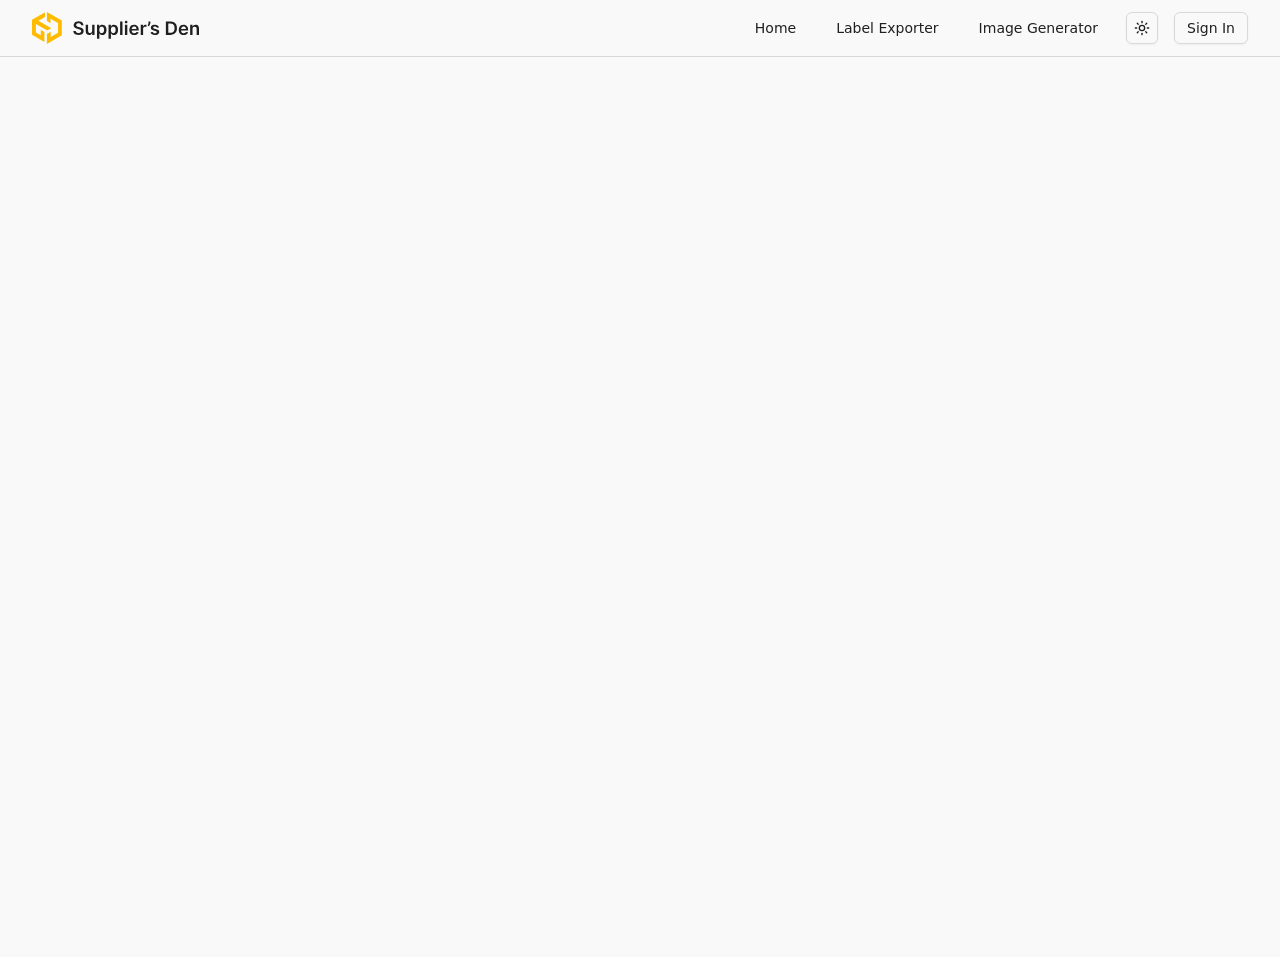
<file: suppliers-den.sa1.dev/sign-in3d29.html>
<!DOCTYPE html><html lang="en">
<!-- Mirrored from suppliers-den.sa1.dev/sign-in?redirect_url=https%3A%2F%2Fsuppliers-den.sa1.dev%2Fprivacy-policy by HTTrack Website Copier/3.x [XR&CO'2014], Tue, 23 Dec 2025 07:43:50 GMT -->
<!-- Added by HTTrack --><meta http-equiv="content-type" content="text/html;charset=utf-8" /><!-- /Added by HTTrack -->
<head><meta charSet="utf-8"/><meta name="viewport" content="width=device-width, initial-scale=1"/><link rel="stylesheet" href="_next/static/chunks/ca5f77b7e9c91232.css" data-precedence="next"/><link rel="preload" as="script" fetchPriority="low" href="_next/static/chunks/1a82a2409996dd82.js"/><script src="_next/static/chunks/86fe6f486d98ab3f.js" async=""></script><script src="_next/static/chunks/b0726a9367d5bb35.js" async=""></script><script src="_next/static/chunks/bb07e7ddbdb4dad6.js" async=""></script><script src="_next/static/chunks/da1ebc61b4c2a760.js" async=""></script><script src="_next/static/chunks/6e51ecdb07c8b626.js" async=""></script><script src="_next/static/chunks/turbopack-bfde65c5a8167703.js" async=""></script><script src="_next/static/chunks/ff1a16fafef87110.js" async=""></script><script src="_next/static/chunks/247eb132b7f7b574.js" async=""></script><script src="_next/static/chunks/1673f4c832a46a38.js" async=""></script><script src="_next/static/chunks/1cf7658bd90d3717.js" async=""></script><script src="_next/static/chunks/7206afe4a37d847f.js" async=""></script><script src="_next/static/chunks/3687c6a86c538021.js" async=""></script><script src="_next/static/chunks/4b72c59950a65407.js" async=""></script><script src="_next/static/chunks/0a0b90e4c0877f91.js" async=""></script><script src="_next/static/chunks/edc6f5111a80fd53.js" async=""></script><script src="_next/static/chunks/a77a1ce7c27a98f0.js" async=""></script><script src="../clerk.suppliers-den.sa1.dev/npm/%40clerk/clerk-js%405.117.0/dist/clerk.browser.js" data-clerk-js-script="true" async="" crossorigin="anonymous" data-clerk-publishable-key="pk_live_Y2xlcmsuc3VwcGxpZXJzLWRlbi5zYTEuZGV2JA"></script><link rel="preload" href="../www.googletagmanager.com/gtag/js762f?id=G-X58VXKHFR7" as="script"/><meta name="next-size-adjust" content=""/><title>Supplier&#x27;s Den</title><meta name="description" content="Extract and organize shipping labels from Meesho PDFs"/><link rel="icon" href="favicon850b.ico?favicon.0aa1ffed.ico" sizes="48x48" type="image/x-icon"/><script src="_next/static/chunks/a6dad97d9634a72d.js" noModule=""></script></head><body class="geist_a71539c9-module__T19VSG__variable geist_mono_8d43a2aa-module__8Li5zG__variable antialiased"><div hidden=""><!--$--><!--/$--></div><script>((a,b,c,d,e,f,g,h)=>{let i=document.documentElement,j=["light","dark"];function k(b){var c;(Array.isArray(a)?a:[a]).forEach(a=>{let c="class"===a,d=c&&f?e.map(a=>f[a]||a):e;c?(i.classList.remove(...d),i.classList.add(f&&f[b]?f[b]:b)):i.setAttribute(a,b)}),c=b,h&&j.includes(c)&&(i.style.colorScheme=c)}if(d)k(d);else try{let a=localStorage.getItem(b)||c,d=g&&"system"===a?window.matchMedia("(prefers-color-scheme: dark)").matches?"dark":"light":a;k(d)}catch(a){}})("class","theme","system",null,["light","dark"],null,true,true)</script><section aria-label="Notifications alt+T" tabindex="-1" aria-live="polite" aria-relevant="additions text" aria-atomic="false"></section><header class="sticky top-0 z-50 w-full border-b bg-background/95 backdrop-blur supports-backdrop-filter:bg-background/60"><div class="container flex h-14 max-w-screen-2xl items-center mx-auto px-4 md:px-6 lg:px-8"><a class="flex items-center space-x-2 mr-6" href="index.html"><svg width="537" height="102" viewBox="0 0 537 102" fill="none" xmlns="http://www.w3.org/2000/svg" class="h-8 w-auto"><path d="M156.551 41.8867C156.356 40.0569 155.532 38.6322 154.079 37.6126C152.641 36.5929 150.769 36.0831 148.464 36.0831C146.844 36.0831 145.454 36.3275 144.295 36.8164C143.135 37.3053 142.248 37.9687 141.634 38.8068C141.019 39.6449 140.705 40.6017 140.691 41.6772C140.691 42.5711 140.894 43.3464 141.299 44.0028C141.718 44.6593 142.283 45.218 142.996 45.679C143.708 46.1259 144.497 46.5031 145.363 46.8104C146.229 47.1177 147.102 47.3761 147.982 47.5856L152.005 48.5913C153.625 48.9684 155.183 49.4782 156.677 50.1207C158.186 50.7633 159.534 51.5734 160.721 52.5511C161.922 53.5289 162.872 54.7092 163.57 56.092C164.269 57.4748 164.618 59.0951 164.618 60.9528C164.618 63.467 163.975 65.6809 162.69 67.5945C161.405 69.4941 159.548 70.9817 157.117 72.0572C154.701 73.1187 151.775 73.6495 148.338 73.6495C145 73.6495 142.102 73.1327 139.643 72.0991C137.199 71.0655 135.286 69.5569 133.903 67.5735C132.534 65.5901 131.794 63.1737 131.682 60.3242H139.329C139.441 61.8188 139.902 63.0619 140.712 64.0536C141.522 65.0453 142.577 65.7856 143.876 66.2745C145.189 66.7634 146.655 67.0078 148.276 67.0078C149.966 67.0078 151.446 66.7564 152.717 66.2536C154.002 65.7367 155.008 65.0244 155.734 64.1165C156.461 63.1946 156.831 62.1191 156.845 60.8899C156.831 59.7725 156.503 58.8506 155.86 58.1243C155.218 57.384 154.317 56.7694 153.157 56.2805C152.012 55.7777 150.671 55.3307 149.135 54.9396L144.253 53.6825C140.719 52.7746 137.925 51.3988 135.872 49.555C133.833 47.6973 132.813 45.232 132.813 42.1591C132.813 39.6309 133.498 37.417 134.866 35.5174C136.249 33.6178 138.128 32.1442 140.502 31.0966C142.877 30.035 145.566 29.5043 148.569 29.5043C151.614 29.5043 154.282 30.035 156.572 31.0966C158.877 32.1442 160.686 33.6038 161.999 35.4755C163.312 37.3332 163.989 39.4703 164.031 41.8867H156.551ZM191.724 59.4652V40.8182H199.309V73H191.955V67.2802H191.619C190.893 69.082 189.699 70.5556 188.037 71.701C186.388 72.8464 184.356 73.419 181.94 73.419C179.831 73.419 177.966 72.9511 176.346 72.0153C174.739 71.0655 173.482 69.6896 172.574 67.8878C171.666 66.072 171.212 63.879 171.212 61.3089V40.8182H178.797V60.1357C178.797 62.175 179.356 63.7952 180.473 64.9964C181.591 66.1977 183.057 66.7983 184.873 66.7983C185.99 66.7983 187.073 66.5259 188.12 65.9812C189.168 65.4364 190.027 64.6263 190.698 63.5508C191.382 62.4613 191.724 61.0994 191.724 59.4652ZM207.108 85.0682V40.8182H214.567V46.1399H215.007C215.398 45.3577 215.95 44.5266 216.662 43.6467C217.374 42.7527 218.338 41.9915 219.553 41.3629C220.768 40.7204 222.319 40.3991 224.205 40.3991C226.691 40.3991 228.933 41.0347 230.93 42.3058C232.941 43.5629 234.534 45.4276 235.707 47.8999C236.894 50.3582 237.488 53.3752 237.488 56.951C237.488 60.4848 236.908 63.4879 235.749 65.9602C234.59 68.4325 233.011 70.3182 231.014 71.6172C229.016 72.9162 226.754 73.5657 224.225 73.5657C222.382 73.5657 220.852 73.2584 219.637 72.6438C218.422 72.0292 217.444 71.2889 216.704 70.4229C215.978 69.543 215.412 68.7119 215.007 67.9297H214.692V85.0682H207.108ZM214.546 56.9091C214.546 58.9903 214.839 60.8131 215.426 62.3775C216.026 63.9419 216.885 65.1641 218.003 66.044C219.134 66.91 220.503 67.343 222.109 67.343C223.786 67.343 225.189 66.8961 226.321 66.0021C227.452 65.0942 228.304 63.8581 228.877 62.2937C229.463 60.7153 229.757 58.9205 229.757 56.9091C229.757 54.9117 229.47 53.1378 228.898 51.5874C228.325 50.0369 227.473 48.8217 226.342 47.9418C225.21 47.0618 223.799 46.6218 222.109 46.6218C220.489 46.6218 219.113 47.0478 217.982 47.8999C216.85 48.7519 215.991 49.9461 215.405 51.4826C214.832 53.0191 214.546 54.8279 214.546 56.9091ZM243.983 85.0682V40.8182H251.442V46.1399H251.882C252.273 45.3577 252.825 44.5266 253.537 43.6467C254.249 42.7527 255.213 41.9915 256.428 41.3629C257.643 40.7204 259.194 40.3991 261.08 40.3991C263.566 40.3991 265.808 41.0347 267.805 42.3058C269.816 43.5629 271.409 45.4276 272.582 47.8999C273.769 50.3582 274.363 53.3752 274.363 56.951C274.363 60.4848 273.783 63.4879 272.624 65.9602C271.465 68.4325 269.886 70.3182 267.889 71.6172C265.891 72.9162 263.629 73.5657 261.1 73.5657C259.257 73.5657 257.727 73.2584 256.512 72.6438C255.297 72.0292 254.319 71.2889 253.579 70.4229C252.853 69.543 252.287 68.7119 251.882 67.9297H251.567V85.0682H243.983ZM251.421 56.9091C251.421 58.9903 251.714 60.8131 252.301 62.3775C252.901 63.9419 253.76 65.1641 254.878 66.044C256.009 66.91 257.378 67.343 258.984 67.343C260.661 67.343 262.064 66.8961 263.196 66.0021C264.327 65.0942 265.179 63.8581 265.752 62.2937C266.338 60.7153 266.632 58.9205 266.632 56.9091C266.632 54.9117 266.345 53.1378 265.773 51.5874C265.2 50.0369 264.348 48.8217 263.217 47.9418C262.085 47.0618 260.674 46.6218 258.984 46.6218C257.364 46.6218 255.988 47.0478 254.857 47.8999C253.725 48.7519 252.866 49.9461 252.28 51.4826C251.707 53.0191 251.421 54.8279 251.421 56.9091ZM288.442 30.0909V73H280.858V30.0909H288.442ZM296.242 73V40.8182H303.826V73H296.242ZM300.055 36.2507C298.854 36.2507 297.82 35.8526 296.954 35.0565C296.088 34.2463 295.655 33.2756 295.655 32.1442C295.655 30.9988 296.088 30.0281 296.954 29.2319C297.82 28.4218 298.854 28.0167 300.055 28.0167C301.27 28.0167 302.304 28.4218 303.156 29.2319C304.022 30.0281 304.455 30.9988 304.455 32.1442C304.455 33.2756 304.022 34.2463 303.156 35.0565C302.304 35.8526 301.27 36.2507 300.055 36.2507ZM325.873 73.6286C322.646 73.6286 319.86 72.9581 317.513 71.6172C315.18 70.2623 313.385 68.3487 312.128 65.8764C310.871 63.3902 310.243 60.4639 310.243 57.0977C310.243 53.7873 310.871 50.882 312.128 48.3817C313.399 45.8675 315.173 43.912 317.45 42.5153C319.727 41.1045 322.402 40.3991 325.475 40.3991C327.458 40.3991 329.33 40.7204 331.09 41.3629C332.864 41.9915 334.428 42.9692 335.783 44.2962C337.152 45.6231 338.227 47.3132 339.009 49.3665C339.792 51.4058 340.183 53.8362 340.183 56.6577V58.9833H313.805V53.8711H332.912C332.898 52.4184 332.584 51.1264 331.97 49.995C331.355 48.8497 330.496 47.9487 329.393 47.2923C328.303 46.6358 327.032 46.3075 325.579 46.3075C324.029 46.3075 322.667 46.6847 321.494 47.4389C320.32 48.1792 319.406 49.157 318.749 50.3722C318.107 51.5734 317.778 52.8933 317.764 54.332V58.7947C317.764 60.6664 318.107 62.2727 318.791 63.6136C319.475 64.9406 320.432 65.9602 321.661 66.6726C322.891 67.371 324.329 67.7202 325.977 67.7202C327.081 67.7202 328.08 67.5665 328.974 67.2592C329.867 66.938 330.643 66.4701 331.299 65.8555C331.956 65.2409 332.452 64.4796 332.787 63.5717L339.868 64.3679C339.421 66.2396 338.569 67.8738 337.312 69.2706C336.069 70.6534 334.477 71.7289 332.535 72.4972C330.594 73.2514 328.373 73.6286 325.873 73.6286ZM346.599 73V40.8182H353.953V46.1818H354.288C354.875 44.3241 355.881 42.8924 357.305 41.8867C358.744 40.8671 360.385 40.3572 362.229 40.3572C362.648 40.3572 363.116 40.3782 363.633 40.4201C364.164 40.448 364.604 40.4969 364.953 40.5668V47.5437C364.632 47.4319 364.122 47.3342 363.423 47.2504C362.739 47.1526 362.075 47.1037 361.433 47.1037C360.05 47.1037 358.807 47.404 357.704 48.0046C356.614 48.5913 355.755 49.4084 355.127 50.456C354.498 51.5036 354.184 52.7118 354.184 54.0806V73H346.599ZM377.403 30.0909V34.3651C377.403 35.5942 377.166 36.8723 376.691 38.1992C376.23 39.5122 375.595 40.7693 374.784 41.9705C373.974 43.1578 373.052 44.1774 372.019 45.0295L368.499 42.7457C369.267 41.5864 369.938 40.3363 370.51 38.9954C371.083 37.6405 371.369 36.111 371.369 34.407V30.0909H377.403ZM404.819 49.3246L397.905 50.0788C397.709 49.3804 397.367 48.724 396.878 48.1094C396.403 47.4948 395.761 46.9989 394.95 46.6218C394.14 46.2447 393.149 46.0561 391.975 46.0561C390.397 46.0561 389.07 46.3983 387.994 47.0827C386.933 47.7672 386.409 48.6541 386.423 49.7436C386.409 50.6795 386.751 51.4407 387.45 52.0273C388.162 52.614 389.335 53.0959 390.97 53.473L396.459 54.6463C399.504 55.3028 401.767 56.3434 403.247 57.7681C404.742 59.1928 405.496 61.0575 405.51 63.3622C405.496 65.3875 404.903 67.1754 403.729 68.7259C402.57 70.2623 400.957 71.4635 398.889 72.3295C396.822 73.1955 394.448 73.6286 391.766 73.6286C387.827 73.6286 384.656 72.8045 382.254 71.1562C379.851 69.4941 378.42 67.1824 377.959 64.2212L385.355 63.5089C385.69 64.9615 386.402 66.058 387.492 66.7983C388.581 67.5386 389.999 67.9087 391.745 67.9087C393.547 67.9087 394.992 67.5386 396.082 66.7983C397.185 66.058 397.737 65.1431 397.737 64.0536C397.737 63.1317 397.381 62.3705 396.669 61.7699C395.97 61.1693 394.881 60.7083 393.4 60.3871L387.911 59.2347C384.824 58.5922 382.54 57.5097 381.059 55.9872C379.579 54.4508 378.846 52.5092 378.86 50.1626C378.846 48.1792 379.383 46.4612 380.473 45.0085C381.576 43.5419 383.106 42.4105 385.061 41.6143C387.031 40.8042 389.3 40.3991 391.871 40.3991C395.642 40.3991 398.61 41.2023 400.775 42.8086C402.954 44.4149 404.302 46.5869 404.819 49.3246ZM441.275 73H426.734V30.0909H441.568C445.828 30.0909 449.488 30.9499 452.547 32.668C455.62 34.372 457.98 36.8234 459.628 40.022C461.277 43.2206 462.101 47.0478 462.101 51.5036C462.101 55.9732 461.27 59.8144 459.607 63.027C457.959 66.2396 455.578 68.7049 452.463 70.4229C449.362 72.141 445.633 73 441.275 73ZM434.507 66.2745H440.898C443.887 66.2745 446.38 65.7298 448.377 64.6403C450.375 63.5368 451.876 61.8956 452.882 59.7166C453.888 57.5237 454.39 54.786 454.39 51.5036C454.39 48.2211 453.888 45.4974 452.882 43.3324C451.876 41.1534 450.389 39.5262 448.419 38.4506C446.464 37.3612 444.033 36.8164 441.128 36.8164H434.507V66.2745ZM483.398 73.6286C480.172 73.6286 477.385 72.9581 475.038 71.6172C472.706 70.2623 470.911 68.3487 469.654 65.8764C468.397 63.3902 467.768 60.4639 467.768 57.0977C467.768 53.7873 468.397 50.882 469.654 48.3817C470.925 45.8675 472.699 43.912 474.975 42.5153C477.252 41.1045 479.927 40.3991 483 40.3991C484.983 40.3991 486.855 40.7204 488.615 41.3629C490.389 41.9915 491.953 42.9692 493.308 44.2962C494.677 45.6231 495.753 47.3132 496.535 49.3665C497.317 51.4058 497.708 53.8362 497.708 56.6577V58.9833H471.33V53.8711H490.438C490.424 52.4184 490.11 51.1264 489.495 49.995C488.88 48.8497 488.021 47.9487 486.918 47.2923C485.828 46.6358 484.557 46.3075 483.105 46.3075C481.554 46.3075 480.192 46.6847 479.019 47.4389C477.846 48.1792 476.931 49.157 476.275 50.3722C475.632 51.5734 475.304 52.8933 475.29 54.332V58.7947C475.29 60.6664 475.632 62.2727 476.316 63.6136C477.001 64.9406 477.958 65.9602 479.187 66.6726C480.416 67.371 481.855 67.7202 483.503 67.7202C484.606 67.7202 485.605 67.5665 486.499 67.2592C487.393 66.938 488.168 66.4701 488.825 65.8555C489.481 65.2409 489.977 64.4796 490.312 63.5717L497.394 64.3679C496.947 66.2396 496.095 67.8738 494.838 69.2706C493.595 70.6534 492.002 71.7289 490.061 72.4972C488.119 73.2514 485.898 73.6286 483.398 73.6286ZM511.709 54.1435V73H504.125V40.8182H511.374V46.2866H511.751C512.491 44.4847 513.672 43.053 515.292 41.9915C516.926 40.9299 518.944 40.3991 521.347 40.3991C523.568 40.3991 525.502 40.8741 527.15 41.8239C528.813 42.7737 530.098 44.1495 531.006 45.9513C531.927 47.7532 532.381 49.9392 532.367 52.5092V73H524.783V53.6825C524.783 51.5315 524.224 49.8484 523.107 48.6332C522.003 47.418 520.474 46.8104 518.518 46.8104C517.191 46.8104 516.011 47.1037 514.978 47.6903C513.958 48.263 513.155 49.0941 512.568 50.1836C511.995 51.2731 511.709 52.593 511.709 54.1435Z" fill="currentColor"></path><path d="M0 24.8068L40.5 1.42412L41.3512 0.924138V15.9241L20.5 27.9626L61.5 51.634L48.8731 58.9241L47.5 58.1314L12.5 37.9241V64.9752L28 73.9241V57.2369L28.5 57.5733L39.5 63.9241V95.2295L0 72.4241V24.8068Z" fill="#FFBB00"></path><path d="M47.5 101.924V70.4241V69.9201L59.6173 62.9241V79.9241L83 66.4241V35.2805L59 21.4241V35.5637L58 34.9863L47.5 28.9241V0L95 27.4241V74.5L47.5 101.924Z" fill="#FFBB00"></path></svg></a><nav class="hidden md:flex items-center space-x-4 text-sm font-medium ml-auto"><a data-slot="button" class="inline-flex items-center justify-center whitespace-nowrap text-sm font-medium transition-all disabled:pointer-events-none disabled:opacity-50 [&amp;_svg]:pointer-events-none [&amp;_svg:not([class*=&#x27;size-&#x27;])]:size-4 shrink-0 [&amp;_svg]:shrink-0 outline-none focus-visible:border-ring focus-visible:ring-ring/50 focus-visible:ring-[3px] aria-invalid:ring-destructive/20 dark:aria-invalid:ring-destructive/40 aria-invalid:border-destructive hover:bg-accent hover:text-accent-foreground dark:hover:bg-accent/50 h-8 rounded-md gap-1.5 px-3 has-[&gt;svg]:px-2.5" href="index.html">Home</a><a data-slot="button" class="inline-flex items-center justify-center whitespace-nowrap text-sm font-medium transition-all disabled:pointer-events-none disabled:opacity-50 [&amp;_svg]:pointer-events-none [&amp;_svg:not([class*=&#x27;size-&#x27;])]:size-4 shrink-0 [&amp;_svg]:shrink-0 outline-none focus-visible:border-ring focus-visible:ring-ring/50 focus-visible:ring-[3px] aria-invalid:ring-destructive/20 dark:aria-invalid:ring-destructive/40 aria-invalid:border-destructive hover:bg-accent hover:text-accent-foreground dark:hover:bg-accent/50 h-8 rounded-md gap-1.5 px-3 has-[&gt;svg]:px-2.5" href="sign-in07b4.html">Label Exporter</a><a data-slot="button" class="inline-flex items-center justify-center whitespace-nowrap text-sm font-medium transition-all disabled:pointer-events-none disabled:opacity-50 [&amp;_svg]:pointer-events-none [&amp;_svg:not([class*=&#x27;size-&#x27;])]:size-4 shrink-0 [&amp;_svg]:shrink-0 outline-none focus-visible:border-ring focus-visible:ring-ring/50 focus-visible:ring-[3px] aria-invalid:ring-destructive/20 dark:aria-invalid:ring-destructive/40 aria-invalid:border-destructive hover:bg-accent hover:text-accent-foreground dark:hover:bg-accent/50 h-8 rounded-md gap-1.5 px-3 has-[&gt;svg]:px-2.5" href="sign-in4eee.html">Image Generator</a><button data-slot="dropdown-menu-trigger" class="inline-flex items-center justify-center gap-2 whitespace-nowrap rounded-md text-sm font-medium transition-all disabled:pointer-events-none disabled:opacity-50 [&amp;_svg]:pointer-events-none [&amp;_svg:not([class*=&#x27;size-&#x27;])]:size-4 shrink-0 [&amp;_svg]:shrink-0 outline-none focus-visible:border-ring focus-visible:ring-ring/50 focus-visible:ring-[3px] aria-invalid:ring-destructive/20 dark:aria-invalid:ring-destructive/40 aria-invalid:border-destructive border bg-background shadow-xs hover:bg-accent hover:text-accent-foreground dark:bg-input/30 dark:border-input dark:hover:bg-input/50 size-8" type="button" id="radix-_R_15afb_" aria-haspopup="menu" aria-expanded="false" data-state="closed"><svg xmlns="http://www.w3.org/2000/svg" width="24" height="24" viewBox="0 0 24 24" fill="none" stroke="currentColor" stroke-width="2" stroke-linecap="round" stroke-linejoin="round" class="lucide lucide-sun h-[1.2rem] w-[1.2rem] scale-100 rotate-0 transition-all dark:scale-0 dark:-rotate-90" aria-hidden="true"><circle cx="12" cy="12" r="4"></circle><path d="M12 2v2"></path><path d="M12 20v2"></path><path d="m4.93 4.93 1.41 1.41"></path><path d="m17.66 17.66 1.41 1.41"></path><path d="M2 12h2"></path><path d="M20 12h2"></path><path d="m6.34 17.66-1.41 1.41"></path><path d="m19.07 4.93-1.41 1.41"></path></svg><svg xmlns="http://www.w3.org/2000/svg" width="24" height="24" viewBox="0 0 24 24" fill="none" stroke="currentColor" stroke-width="2" stroke-linecap="round" stroke-linejoin="round" class="lucide lucide-moon absolute h-[1.2rem] w-[1.2rem] scale-0 rotate-90 transition-all dark:scale-100 dark:rotate-0" aria-hidden="true"><path d="M20.985 12.486a9 9 0 1 1-9.473-9.472c.405-.022.617.46.402.803a6 6 0 0 0 8.268 8.268c.344-.215.825-.004.803.401"></path></svg><span class="sr-only">Toggle theme</span></button><button data-slot="button" class="inline-flex items-center justify-center whitespace-nowrap text-sm font-medium transition-all disabled:pointer-events-none disabled:opacity-50 [&amp;_svg]:pointer-events-none [&amp;_svg:not([class*=&#x27;size-&#x27;])]:size-4 shrink-0 [&amp;_svg]:shrink-0 outline-none focus-visible:border-ring focus-visible:ring-ring/50 focus-visible:ring-[3px] aria-invalid:ring-destructive/20 dark:aria-invalid:ring-destructive/40 aria-invalid:border-destructive border bg-background shadow-xs hover:bg-accent hover:text-accent-foreground dark:bg-input/30 dark:border-input dark:hover:bg-input/50 h-8 rounded-md gap-1.5 px-3 has-[&gt;svg]:px-2.5" component="SignInButton">Sign In</button></nav><div class="flex md:hidden items-center ml-auto gap-2"><button data-slot="dropdown-menu-trigger" class="inline-flex items-center justify-center gap-2 whitespace-nowrap rounded-md text-sm font-medium transition-all disabled:pointer-events-none disabled:opacity-50 [&amp;_svg]:pointer-events-none [&amp;_svg:not([class*=&#x27;size-&#x27;])]:size-4 shrink-0 [&amp;_svg]:shrink-0 outline-none focus-visible:border-ring focus-visible:ring-ring/50 focus-visible:ring-[3px] aria-invalid:ring-destructive/20 dark:aria-invalid:ring-destructive/40 aria-invalid:border-destructive border bg-background shadow-xs hover:bg-accent hover:text-accent-foreground dark:bg-input/30 dark:border-input dark:hover:bg-input/50 size-8" type="button" id="radix-_R_fafb_" aria-haspopup="menu" aria-expanded="false" data-state="closed"><svg xmlns="http://www.w3.org/2000/svg" width="24" height="24" viewBox="0 0 24 24" fill="none" stroke="currentColor" stroke-width="2" stroke-linecap="round" stroke-linejoin="round" class="lucide lucide-sun h-[1.2rem] w-[1.2rem] scale-100 rotate-0 transition-all dark:scale-0 dark:-rotate-90" aria-hidden="true"><circle cx="12" cy="12" r="4"></circle><path d="M12 2v2"></path><path d="M12 20v2"></path><path d="m4.93 4.93 1.41 1.41"></path><path d="m17.66 17.66 1.41 1.41"></path><path d="M2 12h2"></path><path d="M20 12h2"></path><path d="m6.34 17.66-1.41 1.41"></path><path d="m19.07 4.93-1.41 1.41"></path></svg><svg xmlns="http://www.w3.org/2000/svg" width="24" height="24" viewBox="0 0 24 24" fill="none" stroke="currentColor" stroke-width="2" stroke-linecap="round" stroke-linejoin="round" class="lucide lucide-moon absolute h-[1.2rem] w-[1.2rem] scale-0 rotate-90 transition-all dark:scale-100 dark:rotate-0" aria-hidden="true"><path d="M20.985 12.486a9 9 0 1 1-9.473-9.472c.405-.022.617.46.402.803a6 6 0 0 0 8.268 8.268c.344-.215.825-.004.803.401"></path></svg><span class="sr-only">Toggle theme</span></button><button data-slot="button" class="inline-flex items-center justify-center whitespace-nowrap text-sm font-medium transition-all disabled:pointer-events-none disabled:opacity-50 [&amp;_svg]:pointer-events-none [&amp;_svg:not([class*=&#x27;size-&#x27;])]:size-4 shrink-0 [&amp;_svg]:shrink-0 outline-none focus-visible:border-ring focus-visible:ring-ring/50 focus-visible:ring-[3px] aria-invalid:ring-destructive/20 dark:aria-invalid:ring-destructive/40 aria-invalid:border-destructive border bg-background shadow-xs hover:bg-accent hover:text-accent-foreground dark:bg-input/30 dark:border-input dark:hover:bg-input/50 h-8 rounded-md gap-1.5 px-3 has-[&gt;svg]:px-2.5" component="SignInButton">Sign In</button><button data-slot="button" class="inline-flex items-center justify-center gap-2 whitespace-nowrap rounded-md text-sm font-medium transition-all disabled:pointer-events-none disabled:opacity-50 [&amp;_svg]:pointer-events-none [&amp;_svg:not([class*=&#x27;size-&#x27;])]:size-4 shrink-0 [&amp;_svg]:shrink-0 outline-none focus-visible:border-ring focus-visible:ring-ring/50 focus-visible:ring-[3px] aria-invalid:ring-destructive/20 dark:aria-invalid:ring-destructive/40 aria-invalid:border-destructive hover:bg-accent hover:text-accent-foreground dark:hover:bg-accent/50 size-9" type="button" aria-haspopup="dialog" aria-expanded="false" aria-controls="radix-_R_17afb_" data-state="closed"><svg xmlns="http://www.w3.org/2000/svg" width="24" height="24" viewBox="0 0 24 24" fill="none" stroke="currentColor" stroke-width="2" stroke-linecap="round" stroke-linejoin="round" class="lucide lucide-menu h-5 w-5" aria-hidden="true"><path d="M4 5h16"></path><path d="M4 12h16"></path><path d="M4 19h16"></path></svg><span class="sr-only">Toggle menu</span></button></div></div></header><!--$--><main class="flex min-h-screen items-center justify-center"><!--$--><!--/$--></main><!--/$--><script src="_next/static/chunks/1a82a2409996dd82.js" id="_R_" async=""></script><script>(self.__next_f=self.__next_f||[]).push([0])</script><script>self.__next_f.push([1,"1:\"$Sreact.fragment\"\n3:I[39756,[\"/_next/static/chunks/ff1a16fafef87110.js\",\"/_next/static/chunks/247eb132b7f7b574.js\"],\"default\"]\n4:I[37457,[\"/_next/static/chunks/ff1a16fafef87110.js\",\"/_next/static/chunks/247eb132b7f7b574.js\"],\"default\"]\n5:I[89313,[\"/_next/static/chunks/1673f4c832a46a38.js\",\"/_next/static/chunks/1cf7658bd90d3717.js\",\"/_next/static/chunks/7206afe4a37d847f.js\",\"/_next/static/chunks/3687c6a86c538021.js\",\"/_next/static/chunks/4b72c59950a65407.js\",\"/_next/static/chunks/0a0b90e4c0877f91.js\",\"/_next/static/chunks/edc6f5111a80fd53.js\",\"/_next/static/chunks/a77a1ce7c27a98f0.js\"],\"default\"]\n6:I[58072,[\"/_next/static/chunks/1673f4c832a46a38.js\",\"/_next/static/chunks/1cf7658bd90d3717.js\",\"/_next/static/chunks/7206afe4a37d847f.js\",\"/_next/static/chunks/3687c6a86c538021.js\",\"/_next/static/chunks/4b72c59950a65407.js\",\"/_next/static/chunks/0a0b90e4c0877f91.js\",\"/_next/static/chunks/edc6f5111a80fd53.js\"],\"SignIn\"]\n7:I[97367,[\"/_next/static/chunks/ff1a16fafef87110.js\",\"/_next/static/chunks/247eb132b7f7b574.js\"],\"OutletBoundary\"]\n8:\"$Sreact.suspense\"\na:I[97367,[\"/_next/static/chunks/ff1a16fafef87110.js\",\"/_next/static/chunks/247eb132b7f7b574.js\"],\"ViewportBoundary\"]\nc:I[97367,[\"/_next/static/chunks/ff1a16fafef87110.js\",\"/_next/static/chunks/247eb132b7f7b574.js\"],\"MetadataBoundary\"]\ne:I[68027,[],\"default\"]\nf:I[41895,[\"/_next/static/chunks/1673f4c832a46a38.js\",\"/_next/static/chunks/1cf7658bd90d3717.js\",\"/_next/static/chunks/7206afe4a37d847f.js\",\"/_next/static/chunks/3687c6a86c538021.js\",\"/_next/static/chunks/4b72c59950a65407.js\",\"/_next/static/chunks/0a0b90e4c0877f91.js\",\"/_next/static/chunks/edc6f5111a80fd53.js\"],\"ClientClerkProvider\"]\n10:I[5849,[\"/_next/static/chunks/1673f4c832a46a38.js\",\"/_next/static/chunks/1cf7658bd90d3717.js\",\"/_next/static/chunks/7206afe4a37d847f.js\",\"/_next/static/chunks/3687c6a86c538021.js\",\"/_next/static/chunks/4b72c59950a65407.js\",\"/_next/static/chunks/0a0b90e4c0877f91.js\",\"/_next/static/chunks/edc6f5111a80fd53.js\"],\"ThemeProvider\"]\n11:I[32222,[\"/_next/static/chunks/1673f4c832a46a38.js\",\"/_next/static/chunks/1cf7658bd90d3717.js\",\"/_next/static/chunks/7206afe4a37d847f.js\",\"/_next/static/chunks/3687c6a86c538021.js\",\"/_next/static/chunks/4b72c59950a65407.js\",\"/_next/static/chunks/0a0b90e4c0877f91.js\",\"/_next/static/chunks/edc6f5111a80fd53.js\"],\"Toaster\"]\n13:I[54576,[\"/_next/static/chunks/1673f4c832a46a38.js\",\"/_next/static/chunks/1cf7658bd90d3717.js\",\"/_next/static/chunks/7206afe4a37d847f.js\",\"/_next/static/chunks/3687c6a86c538021.js\",\"/_next/static/chunks/4b72c59950a65407.js\",\"/_next/static/chunks/0a0b90e4c0877f91.js\",\"/_next/static/chunks/edc6f5111a80fd53.js\"],\"GoogleAnalytics\"]\n14:I[22016,[\"/_next/static/chunks/1673f4c832a46a38.js\",\"/_next/static/chunks/1cf7658bd90d3717.js\",\"/_next/static/chunks/7206afe4a37d847f.js\",\"/_next/static/chunks/3687c6a86c538021.js\",\"/_next/static/chunks/4b72c59950a65407.js\",\"/_next/static/chunks/0a0b90e4c0877f91.js\",\"/_next/static/chunks/edc6f5111a80fd53.js\"],\"\"]\n1a:I[68538,[\"/_next/static/chunks/1673f4c832a46a38.js\",\"/_next/static/chunks/1cf7658bd90d3717.js\",\"/_next/static/chunks/7206afe4a37d847f.js\",\"/_next/static/chunks/3687c6a86c538021.js\",\"/_next/static/chunks/4b72c59950a65407.js\",\"/_next/static/chunks/0a0b90e4c0877f91.js\",\"/_next/static/chunks/edc6f5111a80fd53.js\"],\"ThemeToggle\"]\n1f:I[5718,[\"/_next/static/chunks/1673f4c832a46a38.js\",\"/_next/static/chunks/1cf7658bd90d3717.js\",\"/_next/static/chunks/7206afe4a37d847f.js\",\"/_next/static/chunks/3687c6a86c538021.js\",\"/_next/static/chunks/4b72c59950a65407.js\",\"/_next/static/chunks/0a0b90e4c0877f91.js\",\"/_next/static/chunks/edc6f5111a80fd53.js\"],\"Sheet\"]\n20:I[5718,[\"/_next/static/chunks/1673f4c832a46a38.js\",\"/_next/static/chunks/1cf7658bd90d3717.js\",\"/_next/static/chunks/7206afe4a37d847f.js\",\"/_next/static/chunks/3687c6a86c538021.js\",\"/_next/static/chunks/4b72c59950a65407.js\",\"/_next/static/chunks/0a0b90e4c0877f91.js\",\"/_next/static/chunks/edc6f5111a80fd53.js\"],\"SheetTrigger\"]\n21:I[5718,[\"/_next/static/chunks/1673f4c832a46a38.js\",\"/_next/static/chunks/1cf7658bd90d3717.js\",\"/_next/static/chunks/7206afe4a37d847f.js\",\"/_next/"])</script><script>self.__next_f.push([1,"static/chunks/3687c6a86c538021.js\",\"/_next/static/chunks/4b72c59950a65407.js\",\"/_next/static/chunks/0a0b90e4c0877f91.js\",\"/_next/static/chunks/edc6f5111a80fd53.js\"],\"SheetContent\"]\n22:I[5718,[\"/_next/static/chunks/1673f4c832a46a38.js\",\"/_next/static/chunks/1cf7658bd90d3717.js\",\"/_next/static/chunks/7206afe4a37d847f.js\",\"/_next/static/chunks/3687c6a86c538021.js\",\"/_next/static/chunks/4b72c59950a65407.js\",\"/_next/static/chunks/0a0b90e4c0877f91.js\",\"/_next/static/chunks/edc6f5111a80fd53.js\"],\"SheetHeader\"]\n23:I[5718,[\"/_next/static/chunks/1673f4c832a46a38.js\",\"/_next/static/chunks/1cf7658bd90d3717.js\",\"/_next/static/chunks/7206afe4a37d847f.js\",\"/_next/static/chunks/3687c6a86c538021.js\",\"/_next/static/chunks/4b72c59950a65407.js\",\"/_next/static/chunks/0a0b90e4c0877f91.js\",\"/_next/static/chunks/edc6f5111a80fd53.js\"],\"SheetTitle\"]\n24:I[58072,[\"/_next/static/chunks/1673f4c832a46a38.js\",\"/_next/static/chunks/1cf7658bd90d3717.js\",\"/_next/static/chunks/7206afe4a37d847f.js\",\"/_next/static/chunks/3687c6a86c538021.js\",\"/_next/static/chunks/4b72c59950a65407.js\",\"/_next/static/chunks/0a0b90e4c0877f91.js\",\"/_next/static/chunks/edc6f5111a80fd53.js\"],\"SignInButton\"]\n25:I[27201,[\"/_next/static/chunks/ff1a16fafef87110.js\",\"/_next/static/chunks/247eb132b7f7b574.js\"],\"IconMark\"]\n:HL[\"/_next/static/chunks/ca5f77b7e9c91232.css\",\"style\"]\n:HL[\"/_next/static/media/797e433ab948586e-s.p.dbea232f.woff2\",\"font\",{\"crossOrigin\":\"\",\"type\":\"font/woff2\"}]\n:HL[\"/_next/static/media/caa3a2e1cccd8315-s.p.853070df.woff2\",\"font\",{\"crossOrigin\":\"\",\"type\":\"font/woff2\"}]\n"])</script><script>self.__next_f.push([1,"0:{\"P\":null,\"b\":\"_m2kQ8TZEbeq359AtLUyp\",\"c\":[\"\",\"sign-in?redirect_url=https%3A%2F%2Fsuppliers-den.sa1.dev%2Fprivacy-policy\"],\"q\":\"?redirect_url=https%3A%2F%2Fsuppliers-den.sa1.dev%2Fprivacy-policy\",\"i\":false,\"f\":[[[\"\",{\"children\":[\"(auth)\",{\"children\":[\"sign-in\",{\"children\":[[\"sign-in\",\"\",\"oc\"],{\"children\":[\"__PAGE__?{\\\"redirect_url\\\":\\\"https://suppliers-den.sa1.dev/privacy-policy\\\"}\",{}]}]}]}]},\"$undefined\",\"$undefined\",true],[[\"$\",\"$1\",\"c\",{\"children\":[[[\"$\",\"link\",\"0\",{\"rel\":\"stylesheet\",\"href\":\"/_next/static/chunks/ca5f77b7e9c91232.css\",\"precedence\":\"next\",\"crossOrigin\":\"$undefined\",\"nonce\":\"$undefined\"}],[\"$\",\"script\",\"script-0\",{\"src\":\"/_next/static/chunks/1673f4c832a46a38.js\",\"async\":true,\"nonce\":\"$undefined\"}],[\"$\",\"script\",\"script-1\",{\"src\":\"/_next/static/chunks/1cf7658bd90d3717.js\",\"async\":true,\"nonce\":\"$undefined\"}],[\"$\",\"script\",\"script-2\",{\"src\":\"/_next/static/chunks/7206afe4a37d847f.js\",\"async\":true,\"nonce\":\"$undefined\"}],[\"$\",\"script\",\"script-3\",{\"src\":\"/_next/static/chunks/3687c6a86c538021.js\",\"async\":true,\"nonce\":\"$undefined\"}],[\"$\",\"script\",\"script-4\",{\"src\":\"/_next/static/chunks/4b72c59950a65407.js\",\"async\":true,\"nonce\":\"$undefined\"}],[\"$\",\"script\",\"script-5\",{\"src\":\"/_next/static/chunks/0a0b90e4c0877f91.js\",\"async\":true,\"nonce\":\"$undefined\"}],[\"$\",\"script\",\"script-6\",{\"src\":\"/_next/static/chunks/edc6f5111a80fd53.js\",\"async\":true,\"nonce\":\"$undefined\"}]],\"$L2\"]}],{\"children\":[[\"$\",\"$1\",\"c\",{\"children\":[null,[\"$\",\"main\",null,{\"className\":\"flex min-h-screen items-center justify-center\",\"children\":[\"$\",\"$L3\",null,{\"parallelRouterKey\":\"children\",\"error\":\"$undefined\",\"errorStyles\":\"$undefined\",\"errorScripts\":\"$undefined\",\"template\":[\"$\",\"$L4\",null,{}],\"templateStyles\":\"$undefined\",\"templateScripts\":\"$undefined\",\"notFound\":[[\"$\",\"$L5\",null,{}],[]],\"forbidden\":\"$undefined\",\"unauthorized\":\"$undefined\"}]}]]}],{\"children\":[[\"$\",\"$1\",\"c\",{\"children\":[null,[\"$\",\"$L3\",null,{\"parallelRouterKey\":\"children\",\"error\":\"$undefined\",\"errorStyles\":\"$undefined\",\"errorScripts\":\"$undefined\",\"template\":[\"$\",\"$L4\",null,{}],\"templateStyles\":\"$undefined\",\"templateScripts\":\"$undefined\",\"notFound\":\"$undefined\",\"forbidden\":\"$undefined\",\"unauthorized\":\"$undefined\"}]]}],{\"children\":[[\"$\",\"$1\",\"c\",{\"children\":[null,[\"$\",\"$L3\",null,{\"parallelRouterKey\":\"children\",\"error\":\"$undefined\",\"errorStyles\":\"$undefined\",\"errorScripts\":\"$undefined\",\"template\":[\"$\",\"$L4\",null,{}],\"templateStyles\":\"$undefined\",\"templateScripts\":\"$undefined\",\"notFound\":\"$undefined\",\"forbidden\":\"$undefined\",\"unauthorized\":\"$undefined\"}]]}],{\"children\":[[\"$\",\"$1\",\"c\",{\"children\":[[\"$\",\"$L6\",null,{\"signUpUrl\":\"/sign-up\",\"waitlistUrl\":\"/waitlist\"}],null,[\"$\",\"$L7\",null,{\"children\":[\"$\",\"$8\",null,{\"name\":\"Next.MetadataOutlet\",\"children\":\"$@9\"}]}]]}],{},null,false,false]},null,false,false]},null,false,false]},null,false,false]},[[\"$\",\"div\",\"l\",{\"className\":\"flex flex-1 flex-col items-center justify-center p-4 min-h-[50vh] h-[calc(100vh-4rem)]\",\"children\":[\"$\",\"div\",null,{\"className\":\"text-center space-y-2\",\"children\":[[\"$\",\"svg\",null,{\"ref\":\"$undefined\",\"xmlns\":\"../www.w3.org/2000/svg.html\",\"width\":24,\"height\":24,\"viewBox\":\"0 0 24 24\",\"fill\":\"none\",\"stroke\":\"currentColor\",\"strokeWidth\":2,\"strokeLinecap\":\"round\",\"strokeLinejoin\":\"round\",\"className\":\"lucide lucide-loader-circle animate-spin mx-auto size-8\",\"role\":\"status\",\"aria-label\":\"Loading\",\"children\":[[\"$\",\"path\",\"13zald\",{\"d\":\"M21 12a9 9 0 1 1-6.219-8.56\"}],\"$undefined\"]}],[\"$\",\"h2\",null,{\"className\":\"text-lg font-medium text-muted-foreground\",\"children\":\"Loading...\"}],\"$undefined\",\"$undefined\"]}]}],[],[]],false,false],[\"$\",\"$1\",\"h\",{\"children\":[null,[\"$\",\"$La\",null,{\"children\":\"$@b\"}],[\"$\",\"div\",null,{\"hidden\":true,\"children\":[\"$\",\"$Lc\",null,{\"children\":[\"$\",\"$8\",null,{\"name\":\"Next.Metadata\",\"children\":\"$@d\"}]}]}],[\"$\",\"meta\",null,{\"name\":\"next-size-adjust\",\"content\":\"\"}]]}],false]],\"m\":\"$undefined\",\"G\":[\"$e\",[]],\"S\":false}\n"])</script><script>self.__next_f.push([1,"2:[\"$\",\"$Lf\",null,{\"appearance\":{\"theme\":{\"name\":\"shadcn\",\"cssLayerName\":\"components\",\"variables\":{\"colorBackground\":\"var(--card)\",\"colorDanger\":\"var(--destructive)\",\"colorForeground\":\"var(--card-foreground)\",\"colorInput\":\"var(--input)\",\"colorInputForeground\":\"var(--card-foreground)\",\"colorModalBackdrop\":\"var(--color-black)\",\"colorMuted\":\"var(--muted)\",\"colorMutedForeground\":\"var(--muted-foreground)\",\"colorNeutral\":\"var(--foreground)\",\"colorPrimary\":\"var(--primary)\",\"colorPrimaryForeground\":\"var(--primary-foreground)\",\"colorRing\":\"var(--ring)\",\"fontWeight\":{\"normal\":\"var(--font-weight-normal)\",\"medium\":\"var(--font-weight-medium)\",\"semibold\":\"var(--font-weight-semibold)\",\"bold\":\"var(--font-weight-semibold)\"}},\"elements\":{\"input\":\"bg-transparent dark:bg-input/30\",\"cardBox\":\"shadow-sm border\",\"popoverBox\":\"shadow-sm border\",\"button\":{\"\u0026[data-variant=\\\"solid\\\"]::after\":{\"display\":\"none\"}},\"providerIcon__apple\":\"dark:invert\",\"providerIcon__github\":\"dark:invert\",\"providerIcon__okx_wallet\":\"dark:invert\",\"providerIcon__vercel\":\"dark:invert\"},\"__type\":\"prebuilt_appearance\"}},\"publishableKey\":\"pk_live_Y2xlcmsuc3VwcGxpZXJzLWRlbi5zYTEuZGV2JA\",\"clerkJSUrl\":\"$undefined\",\"clerkJSVersion\":\"$undefined\",\"proxyUrl\":\"\",\"domain\":\"\",\"isSatellite\":false,\"signInUrl\":\"\",\"signUpUrl\":\"\",\"signInForceRedirectUrl\":\"\",\"signUpForceRedirectUrl\":\"\",\"signInFallbackRedirectUrl\":\"\",\"signUpFallbackRedirectUrl\":\"\",\"afterSignInUrl\":\"\",\"afterSignUpUrl\":\"\",\"newSubscriptionRedirectUrl\":\"\",\"telemetry\":{\"disabled\":false,\"debug\":false},\"sdkMetadata\":{\"name\":\"@clerk/nextjs\",\"version\":\"6.36.4\",\"environment\":\"production\"},\"nonce\":\"\",\"initialState\":null,\"children\":[\"$\",\"html\",null,{\"lang\":\"en\",\"suppressHydrationWarning\":true,\"children\":[[\"$\",\"body\",null,{\"className\":\"geist_a71539c9-module__T19VSG__variable geist_mono_8d43a2aa-module__8Li5zG__variable antialiased\",\"children\":[\"$\",\"$L10\",null,{\"attribute\":\"class\",\"defaultTheme\":\"system\",\"enableSystem\":true,\"disableTransitionOnChange\":true,\"children\":[[\"$\",\"$L11\",null,{}],\"$L12\",[\"$\",\"$L3\",null,{\"parallelRouterKey\":\"children\",\"error\":\"$undefined\",\"errorStyles\":\"$undefined\",\"errorScripts\":\"$undefined\",\"template\":[\"$\",\"$L4\",null,{}],\"templateStyles\":\"$undefined\",\"templateScripts\":\"$undefined\",\"notFound\":[[\"$\",\"$L5\",null,{}],[]],\"forbidden\":\"$undefined\",\"unauthorized\":\"$undefined\"}]]}]}],[\"$\",\"$L13\",null,{\"gaId\":\"G-X58VXKHFR7\"}]]}]}]\n"])</script><script>self.__next_f.push([1,"15:T2b5e,"])</script><script>self.__next_f.push([1,"M156.551 41.8867C156.356 40.0569 155.532 38.6322 154.079 37.6126C152.641 36.5929 150.769 36.0831 148.464 36.0831C146.844 36.0831 145.454 36.3275 144.295 36.8164C143.135 37.3053 142.248 37.9687 141.634 38.8068C141.019 39.6449 140.705 40.6017 140.691 41.6772C140.691 42.5711 140.894 43.3464 141.299 44.0028C141.718 44.6593 142.283 45.218 142.996 45.679C143.708 46.1259 144.497 46.5031 145.363 46.8104C146.229 47.1177 147.102 47.3761 147.982 47.5856L152.005 48.5913C153.625 48.9684 155.183 49.4782 156.677 50.1207C158.186 50.7633 159.534 51.5734 160.721 52.5511C161.922 53.5289 162.872 54.7092 163.57 56.092C164.269 57.4748 164.618 59.0951 164.618 60.9528C164.618 63.467 163.975 65.6809 162.69 67.5945C161.405 69.4941 159.548 70.9817 157.117 72.0572C154.701 73.1187 151.775 73.6495 148.338 73.6495C145 73.6495 142.102 73.1327 139.643 72.0991C137.199 71.0655 135.286 69.5569 133.903 67.5735C132.534 65.5901 131.794 63.1737 131.682 60.3242H139.329C139.441 61.8188 139.902 63.0619 140.712 64.0536C141.522 65.0453 142.577 65.7856 143.876 66.2745C145.189 66.7634 146.655 67.0078 148.276 67.0078C149.966 67.0078 151.446 66.7564 152.717 66.2536C154.002 65.7367 155.008 65.0244 155.734 64.1165C156.461 63.1946 156.831 62.1191 156.845 60.8899C156.831 59.7725 156.503 58.8506 155.86 58.1243C155.218 57.384 154.317 56.7694 153.157 56.2805C152.012 55.7777 150.671 55.3307 149.135 54.9396L144.253 53.6825C140.719 52.7746 137.925 51.3988 135.872 49.555C133.833 47.6973 132.813 45.232 132.813 42.1591C132.813 39.6309 133.498 37.417 134.866 35.5174C136.249 33.6178 138.128 32.1442 140.502 31.0966C142.877 30.035 145.566 29.5043 148.569 29.5043C151.614 29.5043 154.282 30.035 156.572 31.0966C158.877 32.1442 160.686 33.6038 161.999 35.4755C163.312 37.3332 163.989 39.4703 164.031 41.8867H156.551ZM191.724 59.4652V40.8182H199.309V73H191.955V67.2802H191.619C190.893 69.082 189.699 70.5556 188.037 71.701C186.388 72.8464 184.356 73.419 181.94 73.419C179.831 73.419 177.966 72.9511 176.346 72.0153C174.739 71.0655 173.482 69.6896 172.574 67.8878C171.666 66.072 171.212 63.879 171.212 61.3089V40.8182H178.797V60.1357C178.797 62.175 179.356 63.7952 180.473 64.9964C181.591 66.1977 183.057 66.7983 184.873 66.7983C185.99 66.7983 187.073 66.5259 188.12 65.9812C189.168 65.4364 190.027 64.6263 190.698 63.5508C191.382 62.4613 191.724 61.0994 191.724 59.4652ZM207.108 85.0682V40.8182H214.567V46.1399H215.007C215.398 45.3577 215.95 44.5266 216.662 43.6467C217.374 42.7527 218.338 41.9915 219.553 41.3629C220.768 40.7204 222.319 40.3991 224.205 40.3991C226.691 40.3991 228.933 41.0347 230.93 42.3058C232.941 43.5629 234.534 45.4276 235.707 47.8999C236.894 50.3582 237.488 53.3752 237.488 56.951C237.488 60.4848 236.908 63.4879 235.749 65.9602C234.59 68.4325 233.011 70.3182 231.014 71.6172C229.016 72.9162 226.754 73.5657 224.225 73.5657C222.382 73.5657 220.852 73.2584 219.637 72.6438C218.422 72.0292 217.444 71.2889 216.704 70.4229C215.978 69.543 215.412 68.7119 215.007 67.9297H214.692V85.0682H207.108ZM214.546 56.9091C214.546 58.9903 214.839 60.8131 215.426 62.3775C216.026 63.9419 216.885 65.1641 218.003 66.044C219.134 66.91 220.503 67.343 222.109 67.343C223.786 67.343 225.189 66.8961 226.321 66.0021C227.452 65.0942 228.304 63.8581 228.877 62.2937C229.463 60.7153 229.757 58.9205 229.757 56.9091C229.757 54.9117 229.47 53.1378 228.898 51.5874C228.325 50.0369 227.473 48.8217 226.342 47.9418C225.21 47.0618 223.799 46.6218 222.109 46.6218C220.489 46.6218 219.113 47.0478 217.982 47.8999C216.85 48.7519 215.991 49.9461 215.405 51.4826C214.832 53.0191 214.546 54.8279 214.546 56.9091ZM243.983 85.0682V40.8182H251.442V46.1399H251.882C252.273 45.3577 252.825 44.5266 253.537 43.6467C254.249 42.7527 255.213 41.9915 256.428 41.3629C257.643 40.7204 259.194 40.3991 261.08 40.3991C263.566 40.3991 265.808 41.0347 267.805 42.3058C269.816 43.5629 271.409 45.4276 272.582 47.8999C273.769 50.3582 274.363 53.3752 274.363 56.951C274.363 60.4848 273.783 63.4879 272.624 65.9602C271.465 68.4325 269.886 70.3182 267.889 71.6172C265.891 72.9162 263.629 73.5657 261.1 73.5657C259.257 73.5657 257.727 73.2584 256.512 72.6438C255.297 72.0292 254.319 71.2889 253.579 70.4229C252.853 69.543 252.287 68.7119 251.882 67.9297H251.567V85.0682H243.983ZM251.421 56.9091C251.421 58.9903 251.714 60.8131 252.301 62.3775C252.901 63.9419 253.76 65.1641 254.878 66.044C256.009 66.91 257.378 67.343 258.984 67.343C260.661 67.343 262.064 66.8961 263.196 66.0021C264.327 65.0942 265.179 63.8581 265.752 62.2937C266.338 60.7153 266.632 58.9205 266.632 56.9091C266.632 54.9117 266.345 53.1378 265.773 51.5874C265.2 50.0369 264.348 48.8217 263.217 47.9418C262.085 47.0618 260.674 46.6218 258.984 46.6218C257.364 46.6218 255.988 47.0478 254.857 47.8999C253.725 48.7519 252.866 49.9461 252.28 51.4826C251.707 53.0191 251.421 54.8279 251.421 56.9091ZM288.442 30.0909V73H280.858V30.0909H288.442ZM296.242 73V40.8182H303.826V73H296.242ZM300.055 36.2507C298.854 36.2507 297.82 35.8526 296.954 35.0565C296.088 34.2463 295.655 33.2756 295.655 32.1442C295.655 30.9988 296.088 30.0281 296.954 29.2319C297.82 28.4218 298.854 28.0167 300.055 28.0167C301.27 28.0167 302.304 28.4218 303.156 29.2319C304.022 30.0281 304.455 30.9988 304.455 32.1442C304.455 33.2756 304.022 34.2463 303.156 35.0565C302.304 35.8526 301.27 36.2507 300.055 36.2507ZM325.873 73.6286C322.646 73.6286 319.86 72.9581 317.513 71.6172C315.18 70.2623 313.385 68.3487 312.128 65.8764C310.871 63.3902 310.243 60.4639 310.243 57.0977C310.243 53.7873 310.871 50.882 312.128 48.3817C313.399 45.8675 315.173 43.912 317.45 42.5153C319.727 41.1045 322.402 40.3991 325.475 40.3991C327.458 40.3991 329.33 40.7204 331.09 41.3629C332.864 41.9915 334.428 42.9692 335.783 44.2962C337.152 45.6231 338.227 47.3132 339.009 49.3665C339.792 51.4058 340.183 53.8362 340.183 56.6577V58.9833H313.805V53.8711H332.912C332.898 52.4184 332.584 51.1264 331.97 49.995C331.355 48.8497 330.496 47.9487 329.393 47.2923C328.303 46.6358 327.032 46.3075 325.579 46.3075C324.029 46.3075 322.667 46.6847 321.494 47.4389C320.32 48.1792 319.406 49.157 318.749 50.3722C318.107 51.5734 317.778 52.8933 317.764 54.332V58.7947C317.764 60.6664 318.107 62.2727 318.791 63.6136C319.475 64.9406 320.432 65.9602 321.661 66.6726C322.891 67.371 324.329 67.7202 325.977 67.7202C327.081 67.7202 328.08 67.5665 328.974 67.2592C329.867 66.938 330.643 66.4701 331.299 65.8555C331.956 65.2409 332.452 64.4796 332.787 63.5717L339.868 64.3679C339.421 66.2396 338.569 67.8738 337.312 69.2706C336.069 70.6534 334.477 71.7289 332.535 72.4972C330.594 73.2514 328.373 73.6286 325.873 73.6286ZM346.599 73V40.8182H353.953V46.1818H354.288C354.875 44.3241 355.881 42.8924 357.305 41.8867C358.744 40.8671 360.385 40.3572 362.229 40.3572C362.648 40.3572 363.116 40.3782 363.633 40.4201C364.164 40.448 364.604 40.4969 364.953 40.5668V47.5437C364.632 47.4319 364.122 47.3342 363.423 47.2504C362.739 47.1526 362.075 47.1037 361.433 47.1037C360.05 47.1037 358.807 47.404 357.704 48.0046C356.614 48.5913 355.755 49.4084 355.127 50.456C354.498 51.5036 354.184 52.7118 354.184 54.0806V73H346.599ZM377.403 30.0909V34.3651C377.403 35.5942 377.166 36.8723 376.691 38.1992C376.23 39.5122 375.595 40.7693 374.784 41.9705C373.974 43.1578 373.052 44.1774 372.019 45.0295L368.499 42.7457C369.267 41.5864 369.938 40.3363 370.51 38.9954C371.083 37.6405 371.369 36.111 371.369 34.407V30.0909H377.403ZM404.819 49.3246L397.905 50.0788C397.709 49.3804 397.367 48.724 396.878 48.1094C396.403 47.4948 395.761 46.9989 394.95 46.6218C394.14 46.2447 393.149 46.0561 391.975 46.0561C390.397 46.0561 389.07 46.3983 387.994 47.0827C386.933 47.7672 386.409 48.6541 386.423 49.7436C386.409 50.6795 386.751 51.4407 387.45 52.0273C388.162 52.614 389.335 53.0959 390.97 53.473L396.459 54.6463C399.504 55.3028 401.767 56.3434 403.247 57.7681C404.742 59.1928 405.496 61.0575 405.51 63.3622C405.496 65.3875 404.903 67.1754 403.729 68.7259C402.57 70.2623 400.957 71.4635 398.889 72.3295C396.822 73.1955 394.448 73.6286 391.766 73.6286C387.827 73.6286 384.656 72.8045 382.254 71.1562C379.851 69.4941 378.42 67.1824 377.959 64.2212L385.355 63.5089C385.69 64.9615 386.402 66.058 387.492 66.7983C388.581 67.5386 389.999 67.9087 391.745 67.9087C393.547 67.9087 394.992 67.5386 396.082 66.7983C397.185 66.058 397.737 65.1431 397.737 64.0536C397.737 63.1317 397.381 62.3705 396.669 61.7699C395.97 61.1693 394.881 60.7083 393.4 60.3871L387.911 59.2347C384.824 58.5922 382.54 57.5097 381.059 55.9872C379.579 54.4508 378.846 52.5092 378.86 50.1626C378.846 48.1792 379.383 46.4612 380.473 45.0085C381.576 43.5419 383.106 42.4105 385.061 41.6143C387.031 40.8042 389.3 40.3991 391.871 40.3991C395.642 40.3991 398.61 41.2023 400.775 42.8086C402.954 44.4149 404.302 46.5869 404.819 49.3246ZM441.275 73H426.734V30.0909H441.568C445.828 30.0909 449.488 30.9499 452.547 32.668C455.62 34.372 457.98 36.8234 459.628 40.022C461.277 43.2206 462.101 47.0478 462.101 51.5036C462.101 55.9732 461.27 59.8144 459.607 63.027C457.959 66.2396 455.578 68.7049 452.463 70.4229C449.362 72.141 445.633 73 441.275 73ZM434.507 66.2745H440.898C443.887 66.2745 446.38 65.7298 448.377 64.6403C450.375 63.5368 451.876 61.8956 452.882 59.7166C453.888 57.5237 454.39 54.786 454.39 51.5036C454.39 48.2211 453.888 45.4974 452.882 43.3324C451.876 41.1534 450.389 39.5262 448.419 38.4506C446.464 37.3612 444.033 36.8164 441.128 36.8164H434.507V66.2745ZM483.398 73.6286C480.172 73.6286 477.385 72.9581 475.038 71.6172C472.706 70.2623 470.911 68.3487 469.654 65.8764C468.397 63.3902 467.768 60.4639 467.768 57.0977C467.768 53.7873 468.397 50.882 469.654 48.3817C470.925 45.8675 472.699 43.912 474.975 42.5153C477.252 41.1045 479.927 40.3991 483 40.3991C484.983 40.3991 486.855 40.7204 488.615 41.3629C490.389 41.9915 491.953 42.9692 493.308 44.2962C494.677 45.6231 495.753 47.3132 496.535 49.3665C497.317 51.4058 497.708 53.8362 497.708 56.6577V58.9833H471.33V53.8711H490.438C490.424 52.4184 490.11 51.1264 489.495 49.995C488.88 48.8497 488.021 47.9487 486.918 47.2923C485.828 46.6358 484.557 46.3075 483.105 46.3075C481.554 46.3075 480.192 46.6847 479.019 47.4389C477.846 48.1792 476.931 49.157 476.275 50.3722C475.632 51.5734 475.304 52.8933 475.29 54.332V58.7947C475.29 60.6664 475.632 62.2727 476.316 63.6136C477.001 64.9406 477.958 65.9602 479.187 66.6726C480.416 67.371 481.855 67.7202 483.503 67.7202C484.606 67.7202 485.605 67.5665 486.499 67.2592C487.393 66.938 488.168 66.4701 488.825 65.8555C489.481 65.2409 489.977 64.4796 490.312 63.5717L497.394 64.3679C496.947 66.2396 496.095 67.8738 494.838 69.2706C493.595 70.6534 492.002 71.7289 490.061 72.4972C488.119 73.2514 485.898 73.6286 483.398 73.6286ZM511.709 54.1435V73H504.125V40.8182H511.374V46.2866H511.751C512.491 44.4847 513.672 43.053 515.292 41.9915C516.926 40.9299 518.944 40.3991 521.347 40.3991C523.568 40.3991 525.502 40.8741 527.15 41.8239C528.813 42.7737 530.098 44.1495 531.006 45.9513C531.927 47.7532 532.381 49.9392 532.367 52.5092V73H524.783V53.6825C524.783 51.5315 524.224 49.8484 523.107 48.6332C522.003 47.418 520.474 46.8104 518.518 46.8104C517.191 46.8104 516.011 47.1037 514.978 47.6903C513.958 48.263 513.155 49.0941 512.568 50.1836C511.995 51.2731 511.709 52.593 511.709 54.1435Z"])</script><script>self.__next_f.push([1,"12:[\"$undefined\",[\"$\",\"header\",null,{\"className\":\"sticky top-0 z-50 w-full border-b bg-background/95 backdrop-blur supports-backdrop-filter:bg-background/60\",\"children\":[\"$\",\"div\",null,{\"className\":\"container flex h-14 max-w-screen-2xl items-center mx-auto px-4 md:px-6 lg:px-8\",\"children\":[[\"$\",\"$L14\",null,{\"href\":\"/\",\"className\":\"flex items-center space-x-2 mr-6\",\"children\":[\"$\",\"svg\",null,{\"width\":537,\"height\":102,\"viewBox\":\"0 0 537 102\",\"fill\":\"none\",\"xmlns\":\"../www.w3.org/2000/svg.html\",\"className\":\"h-8 w-auto\",\"children\":[[\"$\",\"path\",null,{\"d\":\"$15\",\"fill\":\"currentColor\"}],\"$L16\",\"$L17\"]}]}],\"$L18\",\"$L19\"]}]}]]\n16:[\"$\",\"path\",null,{\"d\":\"M0 24.8068L40.5 1.42412L41.3512 0.924138V15.9241L20.5 27.9626L61.5 51.634L48.8731 58.9241L47.5 58.1314L12.5 37.9241V64.9752L28 73.9241V57.2369L28.5 57.5733L39.5 63.9241V95.2295L0 72.4241V24.8068Z\",\"fill\":\"#FFBB00\"}]\n17:[\"$\",\"path\",null,{\"d\":\"M47.5 101.924V70.4241V69.9201L59.6173 62.9241V79.9241L83 66.4241V35.2805L59 21.4241V35.5637L58 34.9863L47.5 28.9241V0L95 27.4241V74.5L47.5 101.924Z\",\"fill\":\"#FFBB00\"}]\n"])</script><script>self.__next_f.push([1,"18:[\"$\",\"nav\",null,{\"className\":\"hidden md:flex items-center space-x-4 text-sm font-medium ml-auto\",\"children\":[[\"$\",\"$L14\",null,{\"href\":\"/\",\"children\":\"Home\",\"data-slot\":\"button\",\"className\":\"inline-flex items-center justify-center whitespace-nowrap text-sm font-medium transition-all disabled:pointer-events-none disabled:opacity-50 [\u0026_svg]:pointer-events-none [\u0026_svg:not([class*='size-'])]:size-4 shrink-0 [\u0026_svg]:shrink-0 outline-none focus-visible:border-ring focus-visible:ring-ring/50 focus-visible:ring-[3px] aria-invalid:ring-destructive/20 dark:aria-invalid:ring-destructive/40 aria-invalid:border-destructive hover:bg-accent hover:text-accent-foreground dark:hover:bg-accent/50 h-8 rounded-md gap-1.5 px-3 has-[\u003esvg]:px-2.5\",\"ref\":null}],[\"$\",\"$L14\",null,{\"href\":\"/uploads\",\"children\":\"Label Exporter\",\"data-slot\":\"button\",\"className\":\"inline-flex items-center justify-center whitespace-nowrap text-sm font-medium transition-all disabled:pointer-events-none disabled:opacity-50 [\u0026_svg]:pointer-events-none [\u0026_svg:not([class*='size-'])]:size-4 shrink-0 [\u0026_svg]:shrink-0 outline-none focus-visible:border-ring focus-visible:ring-ring/50 focus-visible:ring-[3px] aria-invalid:ring-destructive/20 dark:aria-invalid:ring-destructive/40 aria-invalid:border-destructive hover:bg-accent hover:text-accent-foreground dark:hover:bg-accent/50 h-8 rounded-md gap-1.5 px-3 has-[\u003esvg]:px-2.5\",\"ref\":null}],[\"$\",\"$L14\",null,{\"href\":\"/image\",\"children\":\"Image Generator\",\"data-slot\":\"button\",\"className\":\"inline-flex items-center justify-center whitespace-nowrap text-sm font-medium transition-all disabled:pointer-events-none disabled:opacity-50 [\u0026_svg]:pointer-events-none [\u0026_svg:not([class*='size-'])]:size-4 shrink-0 [\u0026_svg]:shrink-0 outline-none focus-visible:border-ring focus-visible:ring-ring/50 focus-visible:ring-[3px] aria-invalid:ring-destructive/20 dark:aria-invalid:ring-destructive/40 aria-invalid:border-destructive hover:bg-accent hover:text-accent-foreground dark:hover:bg-accent/50 h-8 rounded-md gap-1.5 px-3 has-[\u003esvg]:px-2.5\",\"ref\":null}],[\"$\",\"$L1a\",null,{}],\"$L1b\",\"$L1c\"]}]\n"])</script><script>self.__next_f.push([1,"19:[\"$\",\"div\",null,{\"className\":\"flex md:hidden items-center ml-auto gap-2\",\"children\":[[\"$\",\"$L1a\",null,{}],\"$L1d\",\"$L1e\",[\"$\",\"$L1f\",null,{\"children\":[[\"$\",\"$L20\",null,{\"asChild\":true,\"children\":[\"$\",\"button\",null,{\"data-slot\":\"button\",\"className\":\"inline-flex items-center justify-center gap-2 whitespace-nowrap rounded-md text-sm font-medium transition-all disabled:pointer-events-none disabled:opacity-50 [\u0026_svg]:pointer-events-none [\u0026_svg:not([class*='size-'])]:size-4 shrink-0 [\u0026_svg]:shrink-0 outline-none focus-visible:border-ring focus-visible:ring-ring/50 focus-visible:ring-[3px] aria-invalid:ring-destructive/20 dark:aria-invalid:ring-destructive/40 aria-invalid:border-destructive hover:bg-accent hover:text-accent-foreground dark:hover:bg-accent/50 size-9\",\"children\":[[\"$\",\"svg\",null,{\"ref\":\"$undefined\",\"xmlns\":\"../www.w3.org/2000/svg.html\",\"width\":24,\"height\":24,\"viewBox\":\"0 0 24 24\",\"fill\":\"none\",\"stroke\":\"currentColor\",\"strokeWidth\":2,\"strokeLinecap\":\"round\",\"strokeLinejoin\":\"round\",\"className\":\"lucide lucide-menu h-5 w-5\",\"aria-hidden\":\"true\",\"children\":[[\"$\",\"path\",\"1tepv9\",{\"d\":\"M4 5h16\"}],[\"$\",\"path\",\"1lakjw\",{\"d\":\"M4 12h16\"}],[\"$\",\"path\",\"1djgab\",{\"d\":\"M4 19h16\"}],\"$undefined\"]}],[\"$\",\"span\",null,{\"className\":\"sr-only\",\"children\":\"Toggle menu\"}]]}]}],[\"$\",\"$L21\",null,{\"side\":\"right\",\"children\":[[\"$\",\"$L22\",null,{\"children\":[\"$\",\"$L23\",null,{\"children\":\"Menu\"}]}],[\"$\",\"div\",null,{\"className\":\"flex flex-col space-y-4 mt-4\",\"children\":[[\"$\",\"$L14\",null,{\"href\":\"/\",\"children\":\"Home\",\"data-slot\":\"button\",\"className\":\"inline-flex items-center gap-2 whitespace-nowrap rounded-md text-sm font-medium transition-all disabled:pointer-events-none disabled:opacity-50 [\u0026_svg]:pointer-events-none [\u0026_svg:not([class*='size-'])]:size-4 shrink-0 [\u0026_svg]:shrink-0 outline-none focus-visible:border-ring focus-visible:ring-ring/50 focus-visible:ring-[3px] aria-invalid:ring-destructive/20 dark:aria-invalid:ring-destructive/40 aria-invalid:border-destructive hover:bg-accent hover:text-accent-foreground dark:hover:bg-accent/50 h-9 px-4 py-2 has-[\u003esvg]:px-3 justify-start\",\"ref\":null}],[\"$\",\"$L14\",null,{\"href\":\"/uploads\",\"children\":\"Label Exporter\",\"data-slot\":\"button\",\"className\":\"inline-flex items-center gap-2 whitespace-nowrap rounded-md text-sm font-medium transition-all disabled:pointer-events-none disabled:opacity-50 [\u0026_svg]:pointer-events-none [\u0026_svg:not([class*='size-'])]:size-4 shrink-0 [\u0026_svg]:shrink-0 outline-none focus-visible:border-ring focus-visible:ring-ring/50 focus-visible:ring-[3px] aria-invalid:ring-destructive/20 dark:aria-invalid:ring-destructive/40 aria-invalid:border-destructive hover:bg-accent hover:text-accent-foreground dark:hover:bg-accent/50 h-9 px-4 py-2 has-[\u003esvg]:px-3 justify-start\",\"ref\":null}],[\"$\",\"$L14\",null,{\"href\":\"/image\",\"children\":\"Image Generator\",\"data-slot\":\"button\",\"className\":\"inline-flex items-center gap-2 whitespace-nowrap rounded-md text-sm font-medium transition-all disabled:pointer-events-none disabled:opacity-50 [\u0026_svg]:pointer-events-none [\u0026_svg:not([class*='size-'])]:size-4 shrink-0 [\u0026_svg]:shrink-0 outline-none focus-visible:border-ring focus-visible:ring-ring/50 focus-visible:ring-[3px] aria-invalid:ring-destructive/20 dark:aria-invalid:ring-destructive/40 aria-invalid:border-destructive hover:bg-accent hover:text-accent-foreground dark:hover:bg-accent/50 h-9 px-4 py-2 has-[\u003esvg]:px-3 justify-start\",\"ref\":null}]]}]]}]]}]]}]\n"])</script><script>self.__next_f.push([1,"b:[[\"$\",\"meta\",\"0\",{\"charSet\":\"utf-8\"}],[\"$\",\"meta\",\"1\",{\"name\":\"viewport\",\"content\":\"width=device-width, initial-scale=1\"}]]\n1b:[\"$\",\"$L24\",null,{\"mode\":\"modal\",\"children\":[\"$\",\"button\",null,{\"data-slot\":\"button\",\"className\":\"inline-flex items-center justify-center whitespace-nowrap text-sm font-medium transition-all disabled:pointer-events-none disabled:opacity-50 [\u0026_svg]:pointer-events-none [\u0026_svg:not([class*='size-'])]:size-4 shrink-0 [\u0026_svg]:shrink-0 outline-none focus-visible:border-ring focus-visible:ring-ring/50 focus-visible:ring-[3px] aria-invalid:ring-destructive/20 dark:aria-invalid:ring-destructive/40 aria-invalid:border-destructive border bg-background shadow-xs hover:bg-accent hover:text-accent-foreground dark:bg-input/30 dark:border-input dark:hover:bg-input/50 h-8 rounded-md gap-1.5 px-3 has-[\u003esvg]:px-2.5\",\"children\":\"Sign In\"}]}]\n1c:null\n1d:[\"$\",\"$L24\",null,{\"mode\":\"modal\",\"children\":[\"$\",\"button\",null,{\"data-slot\":\"button\",\"className\":\"inline-flex items-center justify-center whitespace-nowrap text-sm font-medium transition-all disabled:pointer-events-none disabled:opacity-50 [\u0026_svg]:pointer-events-none [\u0026_svg:not([class*='size-'])]:size-4 shrink-0 [\u0026_svg]:shrink-0 outline-none focus-visible:border-ring focus-visible:ring-ring/50 focus-visible:ring-[3px] aria-invalid:ring-destructive/20 dark:aria-invalid:ring-destructive/40 aria-invalid:border-destructive border bg-background shadow-xs hover:bg-accent hover:text-accent-foreground dark:bg-input/30 dark:border-input dark:hover:bg-input/50 h-8 rounded-md gap-1.5 px-3 has-[\u003esvg]:px-2.5\",\"children\":\"Sign In\"}]}]\n1e:null\nd:[[\"$\",\"title\",\"0\",{\"children\":\"Supplier's Den\"}],[\"$\",\"meta\",\"1\",{\"name\":\"description\",\"content\":\"Extract and organize shipping labels from Meesho PDFs\"}],[\"$\",\"link\",\"2\",{\"rel\":\"icon\",\"href\":\"favicon850b.ico?favicon.0aa1ffed.ico\",\"sizes\":\"48x48\",\"type\":\"image/x-icon\"}],[\"$\",\"$L25\",\"3\",{}]]\n9:null\n"])</script></body>
<!-- Mirrored from suppliers-den.sa1.dev/sign-in?redirect_url=https%3A%2F%2Fsuppliers-den.sa1.dev%2Fprivacy-policy by HTTrack Website Copier/3.x [XR&CO'2014], Tue, 23 Dec 2025 07:43:50 GMT -->
</html>
</file>
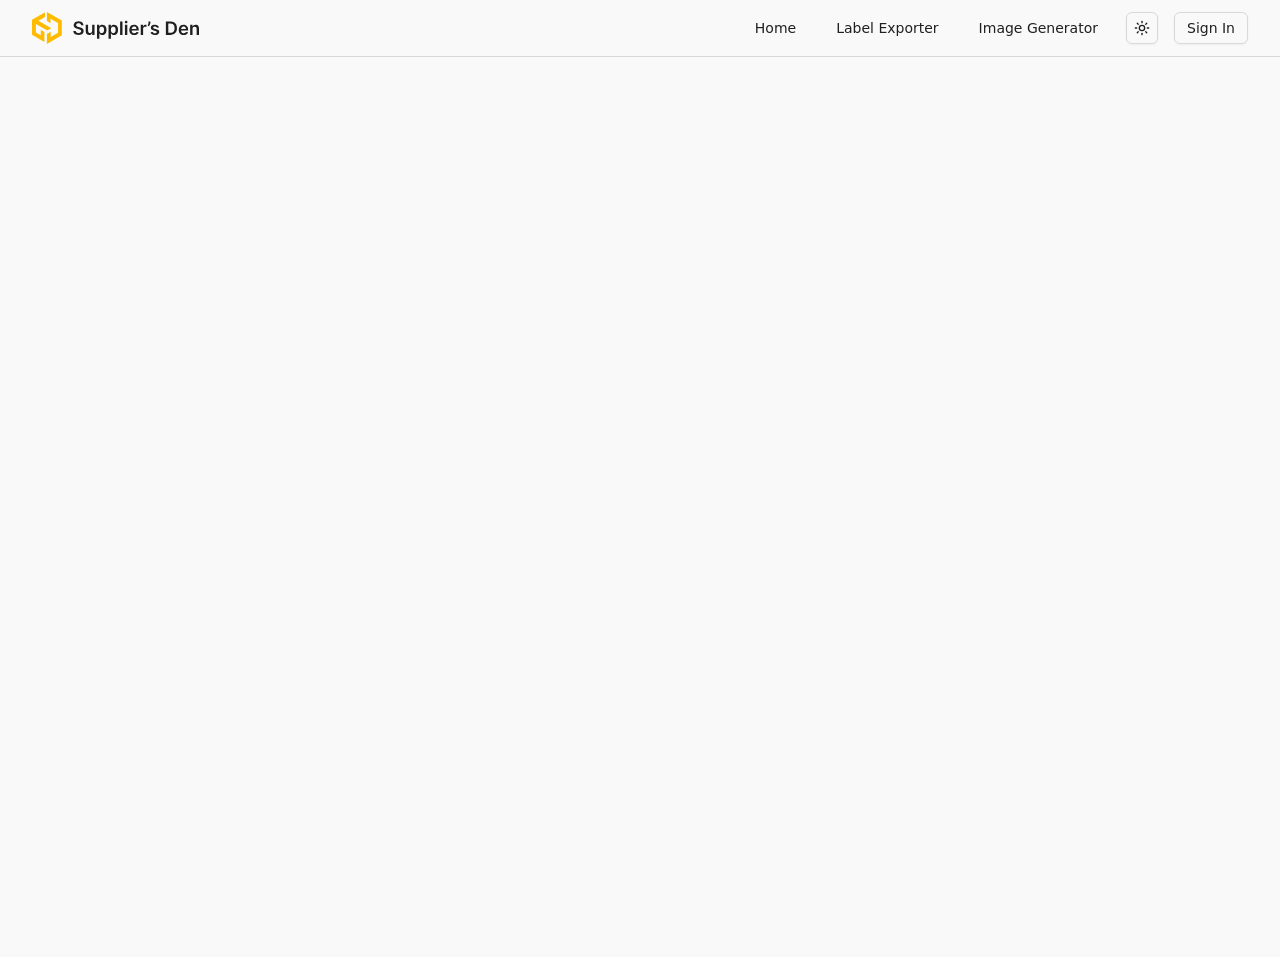
<file: suppliers-den.sa1.dev/sign-in4eee.html>
<!DOCTYPE html><html lang="en">
<!-- Mirrored from suppliers-den.sa1.dev/sign-in?redirect_url=https%3A%2F%2Fsuppliers-den.sa1.dev%2Fimage by HTTrack Website Copier/3.x [XR&CO'2014], Tue, 23 Dec 2025 07:43:50 GMT -->
<!-- Added by HTTrack --><meta http-equiv="content-type" content="text/html;charset=utf-8" /><!-- /Added by HTTrack -->
<head><meta charSet="utf-8"/><meta name="viewport" content="width=device-width, initial-scale=1"/><link rel="stylesheet" href="_next/static/chunks/ca5f77b7e9c91232.css" data-precedence="next"/><link rel="preload" as="script" fetchPriority="low" href="_next/static/chunks/1a82a2409996dd82.js"/><script src="_next/static/chunks/86fe6f486d98ab3f.js" async=""></script><script src="_next/static/chunks/b0726a9367d5bb35.js" async=""></script><script src="_next/static/chunks/bb07e7ddbdb4dad6.js" async=""></script><script src="_next/static/chunks/da1ebc61b4c2a760.js" async=""></script><script src="_next/static/chunks/6e51ecdb07c8b626.js" async=""></script><script src="_next/static/chunks/turbopack-bfde65c5a8167703.js" async=""></script><script src="_next/static/chunks/ff1a16fafef87110.js" async=""></script><script src="_next/static/chunks/247eb132b7f7b574.js" async=""></script><script src="_next/static/chunks/1673f4c832a46a38.js" async=""></script><script src="_next/static/chunks/1cf7658bd90d3717.js" async=""></script><script src="_next/static/chunks/7206afe4a37d847f.js" async=""></script><script src="_next/static/chunks/3687c6a86c538021.js" async=""></script><script src="_next/static/chunks/4b72c59950a65407.js" async=""></script><script src="_next/static/chunks/0a0b90e4c0877f91.js" async=""></script><script src="_next/static/chunks/edc6f5111a80fd53.js" async=""></script><script src="_next/static/chunks/a77a1ce7c27a98f0.js" async=""></script><script src="../clerk.suppliers-den.sa1.dev/npm/%40clerk/clerk-js%405.117.0/dist/clerk.browser.js" data-clerk-js-script="true" async="" crossorigin="anonymous" data-clerk-publishable-key="pk_live_Y2xlcmsuc3VwcGxpZXJzLWRlbi5zYTEuZGV2JA"></script><link rel="preload" href="../www.googletagmanager.com/gtag/js762f?id=G-X58VXKHFR7" as="script"/><meta name="next-size-adjust" content=""/><title>Supplier&#x27;s Den</title><meta name="description" content="Extract and organize shipping labels from Meesho PDFs"/><link rel="icon" href="favicon850b.ico?favicon.0aa1ffed.ico" sizes="48x48" type="image/x-icon"/><script src="_next/static/chunks/a6dad97d9634a72d.js" noModule=""></script></head><body class="geist_a71539c9-module__T19VSG__variable geist_mono_8d43a2aa-module__8Li5zG__variable antialiased"><div hidden=""><!--$--><!--/$--></div><script>((a,b,c,d,e,f,g,h)=>{let i=document.documentElement,j=["light","dark"];function k(b){var c;(Array.isArray(a)?a:[a]).forEach(a=>{let c="class"===a,d=c&&f?e.map(a=>f[a]||a):e;c?(i.classList.remove(...d),i.classList.add(f&&f[b]?f[b]:b)):i.setAttribute(a,b)}),c=b,h&&j.includes(c)&&(i.style.colorScheme=c)}if(d)k(d);else try{let a=localStorage.getItem(b)||c,d=g&&"system"===a?window.matchMedia("(prefers-color-scheme: dark)").matches?"dark":"light":a;k(d)}catch(a){}})("class","theme","system",null,["light","dark"],null,true,true)</script><section aria-label="Notifications alt+T" tabindex="-1" aria-live="polite" aria-relevant="additions text" aria-atomic="false"></section><header class="sticky top-0 z-50 w-full border-b bg-background/95 backdrop-blur supports-backdrop-filter:bg-background/60"><div class="container flex h-14 max-w-screen-2xl items-center mx-auto px-4 md:px-6 lg:px-8"><a class="flex items-center space-x-2 mr-6" href="index.html"><svg width="537" height="102" viewBox="0 0 537 102" fill="none" xmlns="http://www.w3.org/2000/svg" class="h-8 w-auto"><path d="M156.551 41.8867C156.356 40.0569 155.532 38.6322 154.079 37.6126C152.641 36.5929 150.769 36.0831 148.464 36.0831C146.844 36.0831 145.454 36.3275 144.295 36.8164C143.135 37.3053 142.248 37.9687 141.634 38.8068C141.019 39.6449 140.705 40.6017 140.691 41.6772C140.691 42.5711 140.894 43.3464 141.299 44.0028C141.718 44.6593 142.283 45.218 142.996 45.679C143.708 46.1259 144.497 46.5031 145.363 46.8104C146.229 47.1177 147.102 47.3761 147.982 47.5856L152.005 48.5913C153.625 48.9684 155.183 49.4782 156.677 50.1207C158.186 50.7633 159.534 51.5734 160.721 52.5511C161.922 53.5289 162.872 54.7092 163.57 56.092C164.269 57.4748 164.618 59.0951 164.618 60.9528C164.618 63.467 163.975 65.6809 162.69 67.5945C161.405 69.4941 159.548 70.9817 157.117 72.0572C154.701 73.1187 151.775 73.6495 148.338 73.6495C145 73.6495 142.102 73.1327 139.643 72.0991C137.199 71.0655 135.286 69.5569 133.903 67.5735C132.534 65.5901 131.794 63.1737 131.682 60.3242H139.329C139.441 61.8188 139.902 63.0619 140.712 64.0536C141.522 65.0453 142.577 65.7856 143.876 66.2745C145.189 66.7634 146.655 67.0078 148.276 67.0078C149.966 67.0078 151.446 66.7564 152.717 66.2536C154.002 65.7367 155.008 65.0244 155.734 64.1165C156.461 63.1946 156.831 62.1191 156.845 60.8899C156.831 59.7725 156.503 58.8506 155.86 58.1243C155.218 57.384 154.317 56.7694 153.157 56.2805C152.012 55.7777 150.671 55.3307 149.135 54.9396L144.253 53.6825C140.719 52.7746 137.925 51.3988 135.872 49.555C133.833 47.6973 132.813 45.232 132.813 42.1591C132.813 39.6309 133.498 37.417 134.866 35.5174C136.249 33.6178 138.128 32.1442 140.502 31.0966C142.877 30.035 145.566 29.5043 148.569 29.5043C151.614 29.5043 154.282 30.035 156.572 31.0966C158.877 32.1442 160.686 33.6038 161.999 35.4755C163.312 37.3332 163.989 39.4703 164.031 41.8867H156.551ZM191.724 59.4652V40.8182H199.309V73H191.955V67.2802H191.619C190.893 69.082 189.699 70.5556 188.037 71.701C186.388 72.8464 184.356 73.419 181.94 73.419C179.831 73.419 177.966 72.9511 176.346 72.0153C174.739 71.0655 173.482 69.6896 172.574 67.8878C171.666 66.072 171.212 63.879 171.212 61.3089V40.8182H178.797V60.1357C178.797 62.175 179.356 63.7952 180.473 64.9964C181.591 66.1977 183.057 66.7983 184.873 66.7983C185.99 66.7983 187.073 66.5259 188.12 65.9812C189.168 65.4364 190.027 64.6263 190.698 63.5508C191.382 62.4613 191.724 61.0994 191.724 59.4652ZM207.108 85.0682V40.8182H214.567V46.1399H215.007C215.398 45.3577 215.95 44.5266 216.662 43.6467C217.374 42.7527 218.338 41.9915 219.553 41.3629C220.768 40.7204 222.319 40.3991 224.205 40.3991C226.691 40.3991 228.933 41.0347 230.93 42.3058C232.941 43.5629 234.534 45.4276 235.707 47.8999C236.894 50.3582 237.488 53.3752 237.488 56.951C237.488 60.4848 236.908 63.4879 235.749 65.9602C234.59 68.4325 233.011 70.3182 231.014 71.6172C229.016 72.9162 226.754 73.5657 224.225 73.5657C222.382 73.5657 220.852 73.2584 219.637 72.6438C218.422 72.0292 217.444 71.2889 216.704 70.4229C215.978 69.543 215.412 68.7119 215.007 67.9297H214.692V85.0682H207.108ZM214.546 56.9091C214.546 58.9903 214.839 60.8131 215.426 62.3775C216.026 63.9419 216.885 65.1641 218.003 66.044C219.134 66.91 220.503 67.343 222.109 67.343C223.786 67.343 225.189 66.8961 226.321 66.0021C227.452 65.0942 228.304 63.8581 228.877 62.2937C229.463 60.7153 229.757 58.9205 229.757 56.9091C229.757 54.9117 229.47 53.1378 228.898 51.5874C228.325 50.0369 227.473 48.8217 226.342 47.9418C225.21 47.0618 223.799 46.6218 222.109 46.6218C220.489 46.6218 219.113 47.0478 217.982 47.8999C216.85 48.7519 215.991 49.9461 215.405 51.4826C214.832 53.0191 214.546 54.8279 214.546 56.9091ZM243.983 85.0682V40.8182H251.442V46.1399H251.882C252.273 45.3577 252.825 44.5266 253.537 43.6467C254.249 42.7527 255.213 41.9915 256.428 41.3629C257.643 40.7204 259.194 40.3991 261.08 40.3991C263.566 40.3991 265.808 41.0347 267.805 42.3058C269.816 43.5629 271.409 45.4276 272.582 47.8999C273.769 50.3582 274.363 53.3752 274.363 56.951C274.363 60.4848 273.783 63.4879 272.624 65.9602C271.465 68.4325 269.886 70.3182 267.889 71.6172C265.891 72.9162 263.629 73.5657 261.1 73.5657C259.257 73.5657 257.727 73.2584 256.512 72.6438C255.297 72.0292 254.319 71.2889 253.579 70.4229C252.853 69.543 252.287 68.7119 251.882 67.9297H251.567V85.0682H243.983ZM251.421 56.9091C251.421 58.9903 251.714 60.8131 252.301 62.3775C252.901 63.9419 253.76 65.1641 254.878 66.044C256.009 66.91 257.378 67.343 258.984 67.343C260.661 67.343 262.064 66.8961 263.196 66.0021C264.327 65.0942 265.179 63.8581 265.752 62.2937C266.338 60.7153 266.632 58.9205 266.632 56.9091C266.632 54.9117 266.345 53.1378 265.773 51.5874C265.2 50.0369 264.348 48.8217 263.217 47.9418C262.085 47.0618 260.674 46.6218 258.984 46.6218C257.364 46.6218 255.988 47.0478 254.857 47.8999C253.725 48.7519 252.866 49.9461 252.28 51.4826C251.707 53.0191 251.421 54.8279 251.421 56.9091ZM288.442 30.0909V73H280.858V30.0909H288.442ZM296.242 73V40.8182H303.826V73H296.242ZM300.055 36.2507C298.854 36.2507 297.82 35.8526 296.954 35.0565C296.088 34.2463 295.655 33.2756 295.655 32.1442C295.655 30.9988 296.088 30.0281 296.954 29.2319C297.82 28.4218 298.854 28.0167 300.055 28.0167C301.27 28.0167 302.304 28.4218 303.156 29.2319C304.022 30.0281 304.455 30.9988 304.455 32.1442C304.455 33.2756 304.022 34.2463 303.156 35.0565C302.304 35.8526 301.27 36.2507 300.055 36.2507ZM325.873 73.6286C322.646 73.6286 319.86 72.9581 317.513 71.6172C315.18 70.2623 313.385 68.3487 312.128 65.8764C310.871 63.3902 310.243 60.4639 310.243 57.0977C310.243 53.7873 310.871 50.882 312.128 48.3817C313.399 45.8675 315.173 43.912 317.45 42.5153C319.727 41.1045 322.402 40.3991 325.475 40.3991C327.458 40.3991 329.33 40.7204 331.09 41.3629C332.864 41.9915 334.428 42.9692 335.783 44.2962C337.152 45.6231 338.227 47.3132 339.009 49.3665C339.792 51.4058 340.183 53.8362 340.183 56.6577V58.9833H313.805V53.8711H332.912C332.898 52.4184 332.584 51.1264 331.97 49.995C331.355 48.8497 330.496 47.9487 329.393 47.2923C328.303 46.6358 327.032 46.3075 325.579 46.3075C324.029 46.3075 322.667 46.6847 321.494 47.4389C320.32 48.1792 319.406 49.157 318.749 50.3722C318.107 51.5734 317.778 52.8933 317.764 54.332V58.7947C317.764 60.6664 318.107 62.2727 318.791 63.6136C319.475 64.9406 320.432 65.9602 321.661 66.6726C322.891 67.371 324.329 67.7202 325.977 67.7202C327.081 67.7202 328.08 67.5665 328.974 67.2592C329.867 66.938 330.643 66.4701 331.299 65.8555C331.956 65.2409 332.452 64.4796 332.787 63.5717L339.868 64.3679C339.421 66.2396 338.569 67.8738 337.312 69.2706C336.069 70.6534 334.477 71.7289 332.535 72.4972C330.594 73.2514 328.373 73.6286 325.873 73.6286ZM346.599 73V40.8182H353.953V46.1818H354.288C354.875 44.3241 355.881 42.8924 357.305 41.8867C358.744 40.8671 360.385 40.3572 362.229 40.3572C362.648 40.3572 363.116 40.3782 363.633 40.4201C364.164 40.448 364.604 40.4969 364.953 40.5668V47.5437C364.632 47.4319 364.122 47.3342 363.423 47.2504C362.739 47.1526 362.075 47.1037 361.433 47.1037C360.05 47.1037 358.807 47.404 357.704 48.0046C356.614 48.5913 355.755 49.4084 355.127 50.456C354.498 51.5036 354.184 52.7118 354.184 54.0806V73H346.599ZM377.403 30.0909V34.3651C377.403 35.5942 377.166 36.8723 376.691 38.1992C376.23 39.5122 375.595 40.7693 374.784 41.9705C373.974 43.1578 373.052 44.1774 372.019 45.0295L368.499 42.7457C369.267 41.5864 369.938 40.3363 370.51 38.9954C371.083 37.6405 371.369 36.111 371.369 34.407V30.0909H377.403ZM404.819 49.3246L397.905 50.0788C397.709 49.3804 397.367 48.724 396.878 48.1094C396.403 47.4948 395.761 46.9989 394.95 46.6218C394.14 46.2447 393.149 46.0561 391.975 46.0561C390.397 46.0561 389.07 46.3983 387.994 47.0827C386.933 47.7672 386.409 48.6541 386.423 49.7436C386.409 50.6795 386.751 51.4407 387.45 52.0273C388.162 52.614 389.335 53.0959 390.97 53.473L396.459 54.6463C399.504 55.3028 401.767 56.3434 403.247 57.7681C404.742 59.1928 405.496 61.0575 405.51 63.3622C405.496 65.3875 404.903 67.1754 403.729 68.7259C402.57 70.2623 400.957 71.4635 398.889 72.3295C396.822 73.1955 394.448 73.6286 391.766 73.6286C387.827 73.6286 384.656 72.8045 382.254 71.1562C379.851 69.4941 378.42 67.1824 377.959 64.2212L385.355 63.5089C385.69 64.9615 386.402 66.058 387.492 66.7983C388.581 67.5386 389.999 67.9087 391.745 67.9087C393.547 67.9087 394.992 67.5386 396.082 66.7983C397.185 66.058 397.737 65.1431 397.737 64.0536C397.737 63.1317 397.381 62.3705 396.669 61.7699C395.97 61.1693 394.881 60.7083 393.4 60.3871L387.911 59.2347C384.824 58.5922 382.54 57.5097 381.059 55.9872C379.579 54.4508 378.846 52.5092 378.86 50.1626C378.846 48.1792 379.383 46.4612 380.473 45.0085C381.576 43.5419 383.106 42.4105 385.061 41.6143C387.031 40.8042 389.3 40.3991 391.871 40.3991C395.642 40.3991 398.61 41.2023 400.775 42.8086C402.954 44.4149 404.302 46.5869 404.819 49.3246ZM441.275 73H426.734V30.0909H441.568C445.828 30.0909 449.488 30.9499 452.547 32.668C455.62 34.372 457.98 36.8234 459.628 40.022C461.277 43.2206 462.101 47.0478 462.101 51.5036C462.101 55.9732 461.27 59.8144 459.607 63.027C457.959 66.2396 455.578 68.7049 452.463 70.4229C449.362 72.141 445.633 73 441.275 73ZM434.507 66.2745H440.898C443.887 66.2745 446.38 65.7298 448.377 64.6403C450.375 63.5368 451.876 61.8956 452.882 59.7166C453.888 57.5237 454.39 54.786 454.39 51.5036C454.39 48.2211 453.888 45.4974 452.882 43.3324C451.876 41.1534 450.389 39.5262 448.419 38.4506C446.464 37.3612 444.033 36.8164 441.128 36.8164H434.507V66.2745ZM483.398 73.6286C480.172 73.6286 477.385 72.9581 475.038 71.6172C472.706 70.2623 470.911 68.3487 469.654 65.8764C468.397 63.3902 467.768 60.4639 467.768 57.0977C467.768 53.7873 468.397 50.882 469.654 48.3817C470.925 45.8675 472.699 43.912 474.975 42.5153C477.252 41.1045 479.927 40.3991 483 40.3991C484.983 40.3991 486.855 40.7204 488.615 41.3629C490.389 41.9915 491.953 42.9692 493.308 44.2962C494.677 45.6231 495.753 47.3132 496.535 49.3665C497.317 51.4058 497.708 53.8362 497.708 56.6577V58.9833H471.33V53.8711H490.438C490.424 52.4184 490.11 51.1264 489.495 49.995C488.88 48.8497 488.021 47.9487 486.918 47.2923C485.828 46.6358 484.557 46.3075 483.105 46.3075C481.554 46.3075 480.192 46.6847 479.019 47.4389C477.846 48.1792 476.931 49.157 476.275 50.3722C475.632 51.5734 475.304 52.8933 475.29 54.332V58.7947C475.29 60.6664 475.632 62.2727 476.316 63.6136C477.001 64.9406 477.958 65.9602 479.187 66.6726C480.416 67.371 481.855 67.7202 483.503 67.7202C484.606 67.7202 485.605 67.5665 486.499 67.2592C487.393 66.938 488.168 66.4701 488.825 65.8555C489.481 65.2409 489.977 64.4796 490.312 63.5717L497.394 64.3679C496.947 66.2396 496.095 67.8738 494.838 69.2706C493.595 70.6534 492.002 71.7289 490.061 72.4972C488.119 73.2514 485.898 73.6286 483.398 73.6286ZM511.709 54.1435V73H504.125V40.8182H511.374V46.2866H511.751C512.491 44.4847 513.672 43.053 515.292 41.9915C516.926 40.9299 518.944 40.3991 521.347 40.3991C523.568 40.3991 525.502 40.8741 527.15 41.8239C528.813 42.7737 530.098 44.1495 531.006 45.9513C531.927 47.7532 532.381 49.9392 532.367 52.5092V73H524.783V53.6825C524.783 51.5315 524.224 49.8484 523.107 48.6332C522.003 47.418 520.474 46.8104 518.518 46.8104C517.191 46.8104 516.011 47.1037 514.978 47.6903C513.958 48.263 513.155 49.0941 512.568 50.1836C511.995 51.2731 511.709 52.593 511.709 54.1435Z" fill="currentColor"></path><path d="M0 24.8068L40.5 1.42412L41.3512 0.924138V15.9241L20.5 27.9626L61.5 51.634L48.8731 58.9241L47.5 58.1314L12.5 37.9241V64.9752L28 73.9241V57.2369L28.5 57.5733L39.5 63.9241V95.2295L0 72.4241V24.8068Z" fill="#FFBB00"></path><path d="M47.5 101.924V70.4241V69.9201L59.6173 62.9241V79.9241L83 66.4241V35.2805L59 21.4241V35.5637L58 34.9863L47.5 28.9241V0L95 27.4241V74.5L47.5 101.924Z" fill="#FFBB00"></path></svg></a><nav class="hidden md:flex items-center space-x-4 text-sm font-medium ml-auto"><a data-slot="button" class="inline-flex items-center justify-center whitespace-nowrap text-sm font-medium transition-all disabled:pointer-events-none disabled:opacity-50 [&amp;_svg]:pointer-events-none [&amp;_svg:not([class*=&#x27;size-&#x27;])]:size-4 shrink-0 [&amp;_svg]:shrink-0 outline-none focus-visible:border-ring focus-visible:ring-ring/50 focus-visible:ring-[3px] aria-invalid:ring-destructive/20 dark:aria-invalid:ring-destructive/40 aria-invalid:border-destructive hover:bg-accent hover:text-accent-foreground dark:hover:bg-accent/50 h-8 rounded-md gap-1.5 px-3 has-[&gt;svg]:px-2.5" href="index.html">Home</a><a data-slot="button" class="inline-flex items-center justify-center whitespace-nowrap text-sm font-medium transition-all disabled:pointer-events-none disabled:opacity-50 [&amp;_svg]:pointer-events-none [&amp;_svg:not([class*=&#x27;size-&#x27;])]:size-4 shrink-0 [&amp;_svg]:shrink-0 outline-none focus-visible:border-ring focus-visible:ring-ring/50 focus-visible:ring-[3px] aria-invalid:ring-destructive/20 dark:aria-invalid:ring-destructive/40 aria-invalid:border-destructive hover:bg-accent hover:text-accent-foreground dark:hover:bg-accent/50 h-8 rounded-md gap-1.5 px-3 has-[&gt;svg]:px-2.5" href="sign-in07b4.html">Label Exporter</a><a data-slot="button" class="inline-flex items-center justify-center whitespace-nowrap text-sm font-medium transition-all disabled:pointer-events-none disabled:opacity-50 [&amp;_svg]:pointer-events-none [&amp;_svg:not([class*=&#x27;size-&#x27;])]:size-4 shrink-0 [&amp;_svg]:shrink-0 outline-none focus-visible:border-ring focus-visible:ring-ring/50 focus-visible:ring-[3px] aria-invalid:ring-destructive/20 dark:aria-invalid:ring-destructive/40 aria-invalid:border-destructive hover:bg-accent hover:text-accent-foreground dark:hover:bg-accent/50 h-8 rounded-md gap-1.5 px-3 has-[&gt;svg]:px-2.5" href="sign-in4eee.html">Image Generator</a><button data-slot="dropdown-menu-trigger" class="inline-flex items-center justify-center gap-2 whitespace-nowrap rounded-md text-sm font-medium transition-all disabled:pointer-events-none disabled:opacity-50 [&amp;_svg]:pointer-events-none [&amp;_svg:not([class*=&#x27;size-&#x27;])]:size-4 shrink-0 [&amp;_svg]:shrink-0 outline-none focus-visible:border-ring focus-visible:ring-ring/50 focus-visible:ring-[3px] aria-invalid:ring-destructive/20 dark:aria-invalid:ring-destructive/40 aria-invalid:border-destructive border bg-background shadow-xs hover:bg-accent hover:text-accent-foreground dark:bg-input/30 dark:border-input dark:hover:bg-input/50 size-8" type="button" id="radix-_R_15afb_" aria-haspopup="menu" aria-expanded="false" data-state="closed"><svg xmlns="http://www.w3.org/2000/svg" width="24" height="24" viewBox="0 0 24 24" fill="none" stroke="currentColor" stroke-width="2" stroke-linecap="round" stroke-linejoin="round" class="lucide lucide-sun h-[1.2rem] w-[1.2rem] scale-100 rotate-0 transition-all dark:scale-0 dark:-rotate-90" aria-hidden="true"><circle cx="12" cy="12" r="4"></circle><path d="M12 2v2"></path><path d="M12 20v2"></path><path d="m4.93 4.93 1.41 1.41"></path><path d="m17.66 17.66 1.41 1.41"></path><path d="M2 12h2"></path><path d="M20 12h2"></path><path d="m6.34 17.66-1.41 1.41"></path><path d="m19.07 4.93-1.41 1.41"></path></svg><svg xmlns="http://www.w3.org/2000/svg" width="24" height="24" viewBox="0 0 24 24" fill="none" stroke="currentColor" stroke-width="2" stroke-linecap="round" stroke-linejoin="round" class="lucide lucide-moon absolute h-[1.2rem] w-[1.2rem] scale-0 rotate-90 transition-all dark:scale-100 dark:rotate-0" aria-hidden="true"><path d="M20.985 12.486a9 9 0 1 1-9.473-9.472c.405-.022.617.46.402.803a6 6 0 0 0 8.268 8.268c.344-.215.825-.004.803.401"></path></svg><span class="sr-only">Toggle theme</span></button><button data-slot="button" class="inline-flex items-center justify-center whitespace-nowrap text-sm font-medium transition-all disabled:pointer-events-none disabled:opacity-50 [&amp;_svg]:pointer-events-none [&amp;_svg:not([class*=&#x27;size-&#x27;])]:size-4 shrink-0 [&amp;_svg]:shrink-0 outline-none focus-visible:border-ring focus-visible:ring-ring/50 focus-visible:ring-[3px] aria-invalid:ring-destructive/20 dark:aria-invalid:ring-destructive/40 aria-invalid:border-destructive border bg-background shadow-xs hover:bg-accent hover:text-accent-foreground dark:bg-input/30 dark:border-input dark:hover:bg-input/50 h-8 rounded-md gap-1.5 px-3 has-[&gt;svg]:px-2.5" component="SignInButton">Sign In</button></nav><div class="flex md:hidden items-center ml-auto gap-2"><button data-slot="dropdown-menu-trigger" class="inline-flex items-center justify-center gap-2 whitespace-nowrap rounded-md text-sm font-medium transition-all disabled:pointer-events-none disabled:opacity-50 [&amp;_svg]:pointer-events-none [&amp;_svg:not([class*=&#x27;size-&#x27;])]:size-4 shrink-0 [&amp;_svg]:shrink-0 outline-none focus-visible:border-ring focus-visible:ring-ring/50 focus-visible:ring-[3px] aria-invalid:ring-destructive/20 dark:aria-invalid:ring-destructive/40 aria-invalid:border-destructive border bg-background shadow-xs hover:bg-accent hover:text-accent-foreground dark:bg-input/30 dark:border-input dark:hover:bg-input/50 size-8" type="button" id="radix-_R_fafb_" aria-haspopup="menu" aria-expanded="false" data-state="closed"><svg xmlns="http://www.w3.org/2000/svg" width="24" height="24" viewBox="0 0 24 24" fill="none" stroke="currentColor" stroke-width="2" stroke-linecap="round" stroke-linejoin="round" class="lucide lucide-sun h-[1.2rem] w-[1.2rem] scale-100 rotate-0 transition-all dark:scale-0 dark:-rotate-90" aria-hidden="true"><circle cx="12" cy="12" r="4"></circle><path d="M12 2v2"></path><path d="M12 20v2"></path><path d="m4.93 4.93 1.41 1.41"></path><path d="m17.66 17.66 1.41 1.41"></path><path d="M2 12h2"></path><path d="M20 12h2"></path><path d="m6.34 17.66-1.41 1.41"></path><path d="m19.07 4.93-1.41 1.41"></path></svg><svg xmlns="http://www.w3.org/2000/svg" width="24" height="24" viewBox="0 0 24 24" fill="none" stroke="currentColor" stroke-width="2" stroke-linecap="round" stroke-linejoin="round" class="lucide lucide-moon absolute h-[1.2rem] w-[1.2rem] scale-0 rotate-90 transition-all dark:scale-100 dark:rotate-0" aria-hidden="true"><path d="M20.985 12.486a9 9 0 1 1-9.473-9.472c.405-.022.617.46.402.803a6 6 0 0 0 8.268 8.268c.344-.215.825-.004.803.401"></path></svg><span class="sr-only">Toggle theme</span></button><button data-slot="button" class="inline-flex items-center justify-center whitespace-nowrap text-sm font-medium transition-all disabled:pointer-events-none disabled:opacity-50 [&amp;_svg]:pointer-events-none [&amp;_svg:not([class*=&#x27;size-&#x27;])]:size-4 shrink-0 [&amp;_svg]:shrink-0 outline-none focus-visible:border-ring focus-visible:ring-ring/50 focus-visible:ring-[3px] aria-invalid:ring-destructive/20 dark:aria-invalid:ring-destructive/40 aria-invalid:border-destructive border bg-background shadow-xs hover:bg-accent hover:text-accent-foreground dark:bg-input/30 dark:border-input dark:hover:bg-input/50 h-8 rounded-md gap-1.5 px-3 has-[&gt;svg]:px-2.5" component="SignInButton">Sign In</button><button data-slot="button" class="inline-flex items-center justify-center gap-2 whitespace-nowrap rounded-md text-sm font-medium transition-all disabled:pointer-events-none disabled:opacity-50 [&amp;_svg]:pointer-events-none [&amp;_svg:not([class*=&#x27;size-&#x27;])]:size-4 shrink-0 [&amp;_svg]:shrink-0 outline-none focus-visible:border-ring focus-visible:ring-ring/50 focus-visible:ring-[3px] aria-invalid:ring-destructive/20 dark:aria-invalid:ring-destructive/40 aria-invalid:border-destructive hover:bg-accent hover:text-accent-foreground dark:hover:bg-accent/50 size-9" type="button" aria-haspopup="dialog" aria-expanded="false" aria-controls="radix-_R_17afb_" data-state="closed"><svg xmlns="http://www.w3.org/2000/svg" width="24" height="24" viewBox="0 0 24 24" fill="none" stroke="currentColor" stroke-width="2" stroke-linecap="round" stroke-linejoin="round" class="lucide lucide-menu h-5 w-5" aria-hidden="true"><path d="M4 5h16"></path><path d="M4 12h16"></path><path d="M4 19h16"></path></svg><span class="sr-only">Toggle menu</span></button></div></div></header><!--$--><main class="flex min-h-screen items-center justify-center"><!--$--><!--/$--></main><!--/$--><script src="_next/static/chunks/1a82a2409996dd82.js" id="_R_" async=""></script><script>(self.__next_f=self.__next_f||[]).push([0])</script><script>self.__next_f.push([1,"1:\"$Sreact.fragment\"\n3:I[39756,[\"/_next/static/chunks/ff1a16fafef87110.js\",\"/_next/static/chunks/247eb132b7f7b574.js\"],\"default\"]\n4:I[37457,[\"/_next/static/chunks/ff1a16fafef87110.js\",\"/_next/static/chunks/247eb132b7f7b574.js\"],\"default\"]\n5:I[89313,[\"/_next/static/chunks/1673f4c832a46a38.js\",\"/_next/static/chunks/1cf7658bd90d3717.js\",\"/_next/static/chunks/7206afe4a37d847f.js\",\"/_next/static/chunks/3687c6a86c538021.js\",\"/_next/static/chunks/4b72c59950a65407.js\",\"/_next/static/chunks/0a0b90e4c0877f91.js\",\"/_next/static/chunks/edc6f5111a80fd53.js\",\"/_next/static/chunks/a77a1ce7c27a98f0.js\"],\"default\"]\n6:I[58072,[\"/_next/static/chunks/1673f4c832a46a38.js\",\"/_next/static/chunks/1cf7658bd90d3717.js\",\"/_next/static/chunks/7206afe4a37d847f.js\",\"/_next/static/chunks/3687c6a86c538021.js\",\"/_next/static/chunks/4b72c59950a65407.js\",\"/_next/static/chunks/0a0b90e4c0877f91.js\",\"/_next/static/chunks/edc6f5111a80fd53.js\"],\"SignIn\"]\n7:I[97367,[\"/_next/static/chunks/ff1a16fafef87110.js\",\"/_next/static/chunks/247eb132b7f7b574.js\"],\"OutletBoundary\"]\n8:\"$Sreact.suspense\"\na:I[97367,[\"/_next/static/chunks/ff1a16fafef87110.js\",\"/_next/static/chunks/247eb132b7f7b574.js\"],\"ViewportBoundary\"]\nc:I[97367,[\"/_next/static/chunks/ff1a16fafef87110.js\",\"/_next/static/chunks/247eb132b7f7b574.js\"],\"MetadataBoundary\"]\ne:I[68027,[],\"default\"]\nf:I[41895,[\"/_next/static/chunks/1673f4c832a46a38.js\",\"/_next/static/chunks/1cf7658bd90d3717.js\",\"/_next/static/chunks/7206afe4a37d847f.js\",\"/_next/static/chunks/3687c6a86c538021.js\",\"/_next/static/chunks/4b72c59950a65407.js\",\"/_next/static/chunks/0a0b90e4c0877f91.js\",\"/_next/static/chunks/edc6f5111a80fd53.js\"],\"ClientClerkProvider\"]\n10:I[5849,[\"/_next/static/chunks/1673f4c832a46a38.js\",\"/_next/static/chunks/1cf7658bd90d3717.js\",\"/_next/static/chunks/7206afe4a37d847f.js\",\"/_next/static/chunks/3687c6a86c538021.js\",\"/_next/static/chunks/4b72c59950a65407.js\",\"/_next/static/chunks/0a0b90e4c0877f91.js\",\"/_next/static/chunks/edc6f5111a80fd53.js\"],\"ThemeProvider\"]\n11:I[32222,[\"/_next/static/chunks/1673f4c832a46a38.js\",\"/_next/static/chunks/1cf7658bd90d3717.js\",\"/_next/static/chunks/7206afe4a37d847f.js\",\"/_next/static/chunks/3687c6a86c538021.js\",\"/_next/static/chunks/4b72c59950a65407.js\",\"/_next/static/chunks/0a0b90e4c0877f91.js\",\"/_next/static/chunks/edc6f5111a80fd53.js\"],\"Toaster\"]\n13:I[54576,[\"/_next/static/chunks/1673f4c832a46a38.js\",\"/_next/static/chunks/1cf7658bd90d3717.js\",\"/_next/static/chunks/7206afe4a37d847f.js\",\"/_next/static/chunks/3687c6a86c538021.js\",\"/_next/static/chunks/4b72c59950a65407.js\",\"/_next/static/chunks/0a0b90e4c0877f91.js\",\"/_next/static/chunks/edc6f5111a80fd53.js\"],\"GoogleAnalytics\"]\n14:I[22016,[\"/_next/static/chunks/1673f4c832a46a38.js\",\"/_next/static/chunks/1cf7658bd90d3717.js\",\"/_next/static/chunks/7206afe4a37d847f.js\",\"/_next/static/chunks/3687c6a86c538021.js\",\"/_next/static/chunks/4b72c59950a65407.js\",\"/_next/static/chunks/0a0b90e4c0877f91.js\",\"/_next/static/chunks/edc6f5111a80fd53.js\"],\"\"]\n1a:I[68538,[\"/_next/static/chunks/1673f4c832a46a38.js\",\"/_next/static/chunks/1cf7658bd90d3717.js\",\"/_next/static/chunks/7206afe4a37d847f.js\",\"/_next/static/chunks/3687c6a86c538021.js\",\"/_next/static/chunks/4b72c59950a65407.js\",\"/_next/static/chunks/0a0b90e4c0877f91.js\",\"/_next/static/chunks/edc6f5111a80fd53.js\"],\"ThemeToggle\"]\n1f:I[5718,[\"/_next/static/chunks/1673f4c832a46a38.js\",\"/_next/static/chunks/1cf7658bd90d3717.js\",\"/_next/static/chunks/7206afe4a37d847f.js\",\"/_next/static/chunks/3687c6a86c538021.js\",\"/_next/static/chunks/4b72c59950a65407.js\",\"/_next/static/chunks/0a0b90e4c0877f91.js\",\"/_next/static/chunks/edc6f5111a80fd53.js\"],\"Sheet\"]\n20:I[5718,[\"/_next/static/chunks/1673f4c832a46a38.js\",\"/_next/static/chunks/1cf7658bd90d3717.js\",\"/_next/static/chunks/7206afe4a37d847f.js\",\"/_next/static/chunks/3687c6a86c538021.js\",\"/_next/static/chunks/4b72c59950a65407.js\",\"/_next/static/chunks/0a0b90e4c0877f91.js\",\"/_next/static/chunks/edc6f5111a80fd53.js\"],\"SheetTrigger\"]\n21:I[5718,[\"/_next/static/chunks/1673f4c832a46a38.js\",\"/_next/static/chunks/1cf7658bd90d3717.js\",\"/_next/static/chunks/7206afe4a37d847f.js\",\"/_next/"])</script><script>self.__next_f.push([1,"static/chunks/3687c6a86c538021.js\",\"/_next/static/chunks/4b72c59950a65407.js\",\"/_next/static/chunks/0a0b90e4c0877f91.js\",\"/_next/static/chunks/edc6f5111a80fd53.js\"],\"SheetContent\"]\n22:I[5718,[\"/_next/static/chunks/1673f4c832a46a38.js\",\"/_next/static/chunks/1cf7658bd90d3717.js\",\"/_next/static/chunks/7206afe4a37d847f.js\",\"/_next/static/chunks/3687c6a86c538021.js\",\"/_next/static/chunks/4b72c59950a65407.js\",\"/_next/static/chunks/0a0b90e4c0877f91.js\",\"/_next/static/chunks/edc6f5111a80fd53.js\"],\"SheetHeader\"]\n23:I[5718,[\"/_next/static/chunks/1673f4c832a46a38.js\",\"/_next/static/chunks/1cf7658bd90d3717.js\",\"/_next/static/chunks/7206afe4a37d847f.js\",\"/_next/static/chunks/3687c6a86c538021.js\",\"/_next/static/chunks/4b72c59950a65407.js\",\"/_next/static/chunks/0a0b90e4c0877f91.js\",\"/_next/static/chunks/edc6f5111a80fd53.js\"],\"SheetTitle\"]\n24:I[58072,[\"/_next/static/chunks/1673f4c832a46a38.js\",\"/_next/static/chunks/1cf7658bd90d3717.js\",\"/_next/static/chunks/7206afe4a37d847f.js\",\"/_next/static/chunks/3687c6a86c538021.js\",\"/_next/static/chunks/4b72c59950a65407.js\",\"/_next/static/chunks/0a0b90e4c0877f91.js\",\"/_next/static/chunks/edc6f5111a80fd53.js\"],\"SignInButton\"]\n25:I[27201,[\"/_next/static/chunks/ff1a16fafef87110.js\",\"/_next/static/chunks/247eb132b7f7b574.js\"],\"IconMark\"]\n:HL[\"/_next/static/chunks/ca5f77b7e9c91232.css\",\"style\"]\n:HL[\"/_next/static/media/797e433ab948586e-s.p.dbea232f.woff2\",\"font\",{\"crossOrigin\":\"\",\"type\":\"font/woff2\"}]\n:HL[\"/_next/static/media/caa3a2e1cccd8315-s.p.853070df.woff2\",\"font\",{\"crossOrigin\":\"\",\"type\":\"font/woff2\"}]\n"])</script><script>self.__next_f.push([1,"0:{\"P\":null,\"b\":\"_m2kQ8TZEbeq359AtLUyp\",\"c\":[\"\",\"sign-in?redirect_url=https%3A%2F%2Fsuppliers-den.sa1.dev%2Fimage\"],\"q\":\"?redirect_url=https%3A%2F%2Fsuppliers-den.sa1.dev%2Fimage\",\"i\":false,\"f\":[[[\"\",{\"children\":[\"(auth)\",{\"children\":[\"sign-in\",{\"children\":[[\"sign-in\",\"\",\"oc\"],{\"children\":[\"__PAGE__?{\\\"redirect_url\\\":\\\"https://suppliers-den.sa1.dev/image\\\"}\",{}]}]}]}]},\"$undefined\",\"$undefined\",true],[[\"$\",\"$1\",\"c\",{\"children\":[[[\"$\",\"link\",\"0\",{\"rel\":\"stylesheet\",\"href\":\"/_next/static/chunks/ca5f77b7e9c91232.css\",\"precedence\":\"next\",\"crossOrigin\":\"$undefined\",\"nonce\":\"$undefined\"}],[\"$\",\"script\",\"script-0\",{\"src\":\"/_next/static/chunks/1673f4c832a46a38.js\",\"async\":true,\"nonce\":\"$undefined\"}],[\"$\",\"script\",\"script-1\",{\"src\":\"/_next/static/chunks/1cf7658bd90d3717.js\",\"async\":true,\"nonce\":\"$undefined\"}],[\"$\",\"script\",\"script-2\",{\"src\":\"/_next/static/chunks/7206afe4a37d847f.js\",\"async\":true,\"nonce\":\"$undefined\"}],[\"$\",\"script\",\"script-3\",{\"src\":\"/_next/static/chunks/3687c6a86c538021.js\",\"async\":true,\"nonce\":\"$undefined\"}],[\"$\",\"script\",\"script-4\",{\"src\":\"/_next/static/chunks/4b72c59950a65407.js\",\"async\":true,\"nonce\":\"$undefined\"}],[\"$\",\"script\",\"script-5\",{\"src\":\"/_next/static/chunks/0a0b90e4c0877f91.js\",\"async\":true,\"nonce\":\"$undefined\"}],[\"$\",\"script\",\"script-6\",{\"src\":\"/_next/static/chunks/edc6f5111a80fd53.js\",\"async\":true,\"nonce\":\"$undefined\"}]],\"$L2\"]}],{\"children\":[[\"$\",\"$1\",\"c\",{\"children\":[null,[\"$\",\"main\",null,{\"className\":\"flex min-h-screen items-center justify-center\",\"children\":[\"$\",\"$L3\",null,{\"parallelRouterKey\":\"children\",\"error\":\"$undefined\",\"errorStyles\":\"$undefined\",\"errorScripts\":\"$undefined\",\"template\":[\"$\",\"$L4\",null,{}],\"templateStyles\":\"$undefined\",\"templateScripts\":\"$undefined\",\"notFound\":[[\"$\",\"$L5\",null,{}],[]],\"forbidden\":\"$undefined\",\"unauthorized\":\"$undefined\"}]}]]}],{\"children\":[[\"$\",\"$1\",\"c\",{\"children\":[null,[\"$\",\"$L3\",null,{\"parallelRouterKey\":\"children\",\"error\":\"$undefined\",\"errorStyles\":\"$undefined\",\"errorScripts\":\"$undefined\",\"template\":[\"$\",\"$L4\",null,{}],\"templateStyles\":\"$undefined\",\"templateScripts\":\"$undefined\",\"notFound\":\"$undefined\",\"forbidden\":\"$undefined\",\"unauthorized\":\"$undefined\"}]]}],{\"children\":[[\"$\",\"$1\",\"c\",{\"children\":[null,[\"$\",\"$L3\",null,{\"parallelRouterKey\":\"children\",\"error\":\"$undefined\",\"errorStyles\":\"$undefined\",\"errorScripts\":\"$undefined\",\"template\":[\"$\",\"$L4\",null,{}],\"templateStyles\":\"$undefined\",\"templateScripts\":\"$undefined\",\"notFound\":\"$undefined\",\"forbidden\":\"$undefined\",\"unauthorized\":\"$undefined\"}]]}],{\"children\":[[\"$\",\"$1\",\"c\",{\"children\":[[\"$\",\"$L6\",null,{\"signUpUrl\":\"/sign-up\",\"waitlistUrl\":\"/waitlist\"}],null,[\"$\",\"$L7\",null,{\"children\":[\"$\",\"$8\",null,{\"name\":\"Next.MetadataOutlet\",\"children\":\"$@9\"}]}]]}],{},null,false,false]},null,false,false]},null,false,false]},null,false,false]},[[\"$\",\"div\",\"l\",{\"className\":\"flex flex-1 flex-col items-center justify-center p-4 min-h-[50vh] h-[calc(100vh-4rem)]\",\"children\":[\"$\",\"div\",null,{\"className\":\"text-center space-y-2\",\"children\":[[\"$\",\"svg\",null,{\"ref\":\"$undefined\",\"xmlns\":\"../www.w3.org/2000/svg.html\",\"width\":24,\"height\":24,\"viewBox\":\"0 0 24 24\",\"fill\":\"none\",\"stroke\":\"currentColor\",\"strokeWidth\":2,\"strokeLinecap\":\"round\",\"strokeLinejoin\":\"round\",\"className\":\"lucide lucide-loader-circle animate-spin mx-auto size-8\",\"role\":\"status\",\"aria-label\":\"Loading\",\"children\":[[\"$\",\"path\",\"13zald\",{\"d\":\"M21 12a9 9 0 1 1-6.219-8.56\"}],\"$undefined\"]}],[\"$\",\"h2\",null,{\"className\":\"text-lg font-medium text-muted-foreground\",\"children\":\"Loading...\"}],\"$undefined\",\"$undefined\"]}]}],[],[]],false,false],[\"$\",\"$1\",\"h\",{\"children\":[null,[\"$\",\"$La\",null,{\"children\":\"$@b\"}],[\"$\",\"div\",null,{\"hidden\":true,\"children\":[\"$\",\"$Lc\",null,{\"children\":[\"$\",\"$8\",null,{\"name\":\"Next.Metadata\",\"children\":\"$@d\"}]}]}],[\"$\",\"meta\",null,{\"name\":\"next-size-adjust\",\"content\":\"\"}]]}],false]],\"m\":\"$undefined\",\"G\":[\"$e\",[]],\"S\":false}\n"])</script><script>self.__next_f.push([1,"2:[\"$\",\"$Lf\",null,{\"appearance\":{\"theme\":{\"name\":\"shadcn\",\"cssLayerName\":\"components\",\"variables\":{\"colorBackground\":\"var(--card)\",\"colorDanger\":\"var(--destructive)\",\"colorForeground\":\"var(--card-foreground)\",\"colorInput\":\"var(--input)\",\"colorInputForeground\":\"var(--card-foreground)\",\"colorModalBackdrop\":\"var(--color-black)\",\"colorMuted\":\"var(--muted)\",\"colorMutedForeground\":\"var(--muted-foreground)\",\"colorNeutral\":\"var(--foreground)\",\"colorPrimary\":\"var(--primary)\",\"colorPrimaryForeground\":\"var(--primary-foreground)\",\"colorRing\":\"var(--ring)\",\"fontWeight\":{\"normal\":\"var(--font-weight-normal)\",\"medium\":\"var(--font-weight-medium)\",\"semibold\":\"var(--font-weight-semibold)\",\"bold\":\"var(--font-weight-semibold)\"}},\"elements\":{\"input\":\"bg-transparent dark:bg-input/30\",\"cardBox\":\"shadow-sm border\",\"popoverBox\":\"shadow-sm border\",\"button\":{\"\u0026[data-variant=\\\"solid\\\"]::after\":{\"display\":\"none\"}},\"providerIcon__apple\":\"dark:invert\",\"providerIcon__github\":\"dark:invert\",\"providerIcon__okx_wallet\":\"dark:invert\",\"providerIcon__vercel\":\"dark:invert\"},\"__type\":\"prebuilt_appearance\"}},\"publishableKey\":\"pk_live_Y2xlcmsuc3VwcGxpZXJzLWRlbi5zYTEuZGV2JA\",\"clerkJSUrl\":\"$undefined\",\"clerkJSVersion\":\"$undefined\",\"proxyUrl\":\"\",\"domain\":\"\",\"isSatellite\":false,\"signInUrl\":\"\",\"signUpUrl\":\"\",\"signInForceRedirectUrl\":\"\",\"signUpForceRedirectUrl\":\"\",\"signInFallbackRedirectUrl\":\"\",\"signUpFallbackRedirectUrl\":\"\",\"afterSignInUrl\":\"\",\"afterSignUpUrl\":\"\",\"newSubscriptionRedirectUrl\":\"\",\"telemetry\":{\"disabled\":false,\"debug\":false},\"sdkMetadata\":{\"name\":\"@clerk/nextjs\",\"version\":\"6.36.4\",\"environment\":\"production\"},\"nonce\":\"\",\"initialState\":null,\"children\":[\"$\",\"html\",null,{\"lang\":\"en\",\"suppressHydrationWarning\":true,\"children\":[[\"$\",\"body\",null,{\"className\":\"geist_a71539c9-module__T19VSG__variable geist_mono_8d43a2aa-module__8Li5zG__variable antialiased\",\"children\":[\"$\",\"$L10\",null,{\"attribute\":\"class\",\"defaultTheme\":\"system\",\"enableSystem\":true,\"disableTransitionOnChange\":true,\"children\":[[\"$\",\"$L11\",null,{}],\"$L12\",[\"$\",\"$L3\",null,{\"parallelRouterKey\":\"children\",\"error\":\"$undefined\",\"errorStyles\":\"$undefined\",\"errorScripts\":\"$undefined\",\"template\":[\"$\",\"$L4\",null,{}],\"templateStyles\":\"$undefined\",\"templateScripts\":\"$undefined\",\"notFound\":[[\"$\",\"$L5\",null,{}],[]],\"forbidden\":\"$undefined\",\"unauthorized\":\"$undefined\"}]]}]}],[\"$\",\"$L13\",null,{\"gaId\":\"G-X58VXKHFR7\"}]]}]}]\n"])</script><script>self.__next_f.push([1,"15:T2b5e,"])</script><script>self.__next_f.push([1,"M156.551 41.8867C156.356 40.0569 155.532 38.6322 154.079 37.6126C152.641 36.5929 150.769 36.0831 148.464 36.0831C146.844 36.0831 145.454 36.3275 144.295 36.8164C143.135 37.3053 142.248 37.9687 141.634 38.8068C141.019 39.6449 140.705 40.6017 140.691 41.6772C140.691 42.5711 140.894 43.3464 141.299 44.0028C141.718 44.6593 142.283 45.218 142.996 45.679C143.708 46.1259 144.497 46.5031 145.363 46.8104C146.229 47.1177 147.102 47.3761 147.982 47.5856L152.005 48.5913C153.625 48.9684 155.183 49.4782 156.677 50.1207C158.186 50.7633 159.534 51.5734 160.721 52.5511C161.922 53.5289 162.872 54.7092 163.57 56.092C164.269 57.4748 164.618 59.0951 164.618 60.9528C164.618 63.467 163.975 65.6809 162.69 67.5945C161.405 69.4941 159.548 70.9817 157.117 72.0572C154.701 73.1187 151.775 73.6495 148.338 73.6495C145 73.6495 142.102 73.1327 139.643 72.0991C137.199 71.0655 135.286 69.5569 133.903 67.5735C132.534 65.5901 131.794 63.1737 131.682 60.3242H139.329C139.441 61.8188 139.902 63.0619 140.712 64.0536C141.522 65.0453 142.577 65.7856 143.876 66.2745C145.189 66.7634 146.655 67.0078 148.276 67.0078C149.966 67.0078 151.446 66.7564 152.717 66.2536C154.002 65.7367 155.008 65.0244 155.734 64.1165C156.461 63.1946 156.831 62.1191 156.845 60.8899C156.831 59.7725 156.503 58.8506 155.86 58.1243C155.218 57.384 154.317 56.7694 153.157 56.2805C152.012 55.7777 150.671 55.3307 149.135 54.9396L144.253 53.6825C140.719 52.7746 137.925 51.3988 135.872 49.555C133.833 47.6973 132.813 45.232 132.813 42.1591C132.813 39.6309 133.498 37.417 134.866 35.5174C136.249 33.6178 138.128 32.1442 140.502 31.0966C142.877 30.035 145.566 29.5043 148.569 29.5043C151.614 29.5043 154.282 30.035 156.572 31.0966C158.877 32.1442 160.686 33.6038 161.999 35.4755C163.312 37.3332 163.989 39.4703 164.031 41.8867H156.551ZM191.724 59.4652V40.8182H199.309V73H191.955V67.2802H191.619C190.893 69.082 189.699 70.5556 188.037 71.701C186.388 72.8464 184.356 73.419 181.94 73.419C179.831 73.419 177.966 72.9511 176.346 72.0153C174.739 71.0655 173.482 69.6896 172.574 67.8878C171.666 66.072 171.212 63.879 171.212 61.3089V40.8182H178.797V60.1357C178.797 62.175 179.356 63.7952 180.473 64.9964C181.591 66.1977 183.057 66.7983 184.873 66.7983C185.99 66.7983 187.073 66.5259 188.12 65.9812C189.168 65.4364 190.027 64.6263 190.698 63.5508C191.382 62.4613 191.724 61.0994 191.724 59.4652ZM207.108 85.0682V40.8182H214.567V46.1399H215.007C215.398 45.3577 215.95 44.5266 216.662 43.6467C217.374 42.7527 218.338 41.9915 219.553 41.3629C220.768 40.7204 222.319 40.3991 224.205 40.3991C226.691 40.3991 228.933 41.0347 230.93 42.3058C232.941 43.5629 234.534 45.4276 235.707 47.8999C236.894 50.3582 237.488 53.3752 237.488 56.951C237.488 60.4848 236.908 63.4879 235.749 65.9602C234.59 68.4325 233.011 70.3182 231.014 71.6172C229.016 72.9162 226.754 73.5657 224.225 73.5657C222.382 73.5657 220.852 73.2584 219.637 72.6438C218.422 72.0292 217.444 71.2889 216.704 70.4229C215.978 69.543 215.412 68.7119 215.007 67.9297H214.692V85.0682H207.108ZM214.546 56.9091C214.546 58.9903 214.839 60.8131 215.426 62.3775C216.026 63.9419 216.885 65.1641 218.003 66.044C219.134 66.91 220.503 67.343 222.109 67.343C223.786 67.343 225.189 66.8961 226.321 66.0021C227.452 65.0942 228.304 63.8581 228.877 62.2937C229.463 60.7153 229.757 58.9205 229.757 56.9091C229.757 54.9117 229.47 53.1378 228.898 51.5874C228.325 50.0369 227.473 48.8217 226.342 47.9418C225.21 47.0618 223.799 46.6218 222.109 46.6218C220.489 46.6218 219.113 47.0478 217.982 47.8999C216.85 48.7519 215.991 49.9461 215.405 51.4826C214.832 53.0191 214.546 54.8279 214.546 56.9091ZM243.983 85.0682V40.8182H251.442V46.1399H251.882C252.273 45.3577 252.825 44.5266 253.537 43.6467C254.249 42.7527 255.213 41.9915 256.428 41.3629C257.643 40.7204 259.194 40.3991 261.08 40.3991C263.566 40.3991 265.808 41.0347 267.805 42.3058C269.816 43.5629 271.409 45.4276 272.582 47.8999C273.769 50.3582 274.363 53.3752 274.363 56.951C274.363 60.4848 273.783 63.4879 272.624 65.9602C271.465 68.4325 269.886 70.3182 267.889 71.6172C265.891 72.9162 263.629 73.5657 261.1 73.5657C259.257 73.5657 257.727 73.2584 256.512 72.6438C255.297 72.0292 254.319 71.2889 253.579 70.4229C252.853 69.543 252.287 68.7119 251.882 67.9297H251.567V85.0682H243.983ZM251.421 56.9091C251.421 58.9903 251.714 60.8131 252.301 62.3775C252.901 63.9419 253.76 65.1641 254.878 66.044C256.009 66.91 257.378 67.343 258.984 67.343C260.661 67.343 262.064 66.8961 263.196 66.0021C264.327 65.0942 265.179 63.8581 265.752 62.2937C266.338 60.7153 266.632 58.9205 266.632 56.9091C266.632 54.9117 266.345 53.1378 265.773 51.5874C265.2 50.0369 264.348 48.8217 263.217 47.9418C262.085 47.0618 260.674 46.6218 258.984 46.6218C257.364 46.6218 255.988 47.0478 254.857 47.8999C253.725 48.7519 252.866 49.9461 252.28 51.4826C251.707 53.0191 251.421 54.8279 251.421 56.9091ZM288.442 30.0909V73H280.858V30.0909H288.442ZM296.242 73V40.8182H303.826V73H296.242ZM300.055 36.2507C298.854 36.2507 297.82 35.8526 296.954 35.0565C296.088 34.2463 295.655 33.2756 295.655 32.1442C295.655 30.9988 296.088 30.0281 296.954 29.2319C297.82 28.4218 298.854 28.0167 300.055 28.0167C301.27 28.0167 302.304 28.4218 303.156 29.2319C304.022 30.0281 304.455 30.9988 304.455 32.1442C304.455 33.2756 304.022 34.2463 303.156 35.0565C302.304 35.8526 301.27 36.2507 300.055 36.2507ZM325.873 73.6286C322.646 73.6286 319.86 72.9581 317.513 71.6172C315.18 70.2623 313.385 68.3487 312.128 65.8764C310.871 63.3902 310.243 60.4639 310.243 57.0977C310.243 53.7873 310.871 50.882 312.128 48.3817C313.399 45.8675 315.173 43.912 317.45 42.5153C319.727 41.1045 322.402 40.3991 325.475 40.3991C327.458 40.3991 329.33 40.7204 331.09 41.3629C332.864 41.9915 334.428 42.9692 335.783 44.2962C337.152 45.6231 338.227 47.3132 339.009 49.3665C339.792 51.4058 340.183 53.8362 340.183 56.6577V58.9833H313.805V53.8711H332.912C332.898 52.4184 332.584 51.1264 331.97 49.995C331.355 48.8497 330.496 47.9487 329.393 47.2923C328.303 46.6358 327.032 46.3075 325.579 46.3075C324.029 46.3075 322.667 46.6847 321.494 47.4389C320.32 48.1792 319.406 49.157 318.749 50.3722C318.107 51.5734 317.778 52.8933 317.764 54.332V58.7947C317.764 60.6664 318.107 62.2727 318.791 63.6136C319.475 64.9406 320.432 65.9602 321.661 66.6726C322.891 67.371 324.329 67.7202 325.977 67.7202C327.081 67.7202 328.08 67.5665 328.974 67.2592C329.867 66.938 330.643 66.4701 331.299 65.8555C331.956 65.2409 332.452 64.4796 332.787 63.5717L339.868 64.3679C339.421 66.2396 338.569 67.8738 337.312 69.2706C336.069 70.6534 334.477 71.7289 332.535 72.4972C330.594 73.2514 328.373 73.6286 325.873 73.6286ZM346.599 73V40.8182H353.953V46.1818H354.288C354.875 44.3241 355.881 42.8924 357.305 41.8867C358.744 40.8671 360.385 40.3572 362.229 40.3572C362.648 40.3572 363.116 40.3782 363.633 40.4201C364.164 40.448 364.604 40.4969 364.953 40.5668V47.5437C364.632 47.4319 364.122 47.3342 363.423 47.2504C362.739 47.1526 362.075 47.1037 361.433 47.1037C360.05 47.1037 358.807 47.404 357.704 48.0046C356.614 48.5913 355.755 49.4084 355.127 50.456C354.498 51.5036 354.184 52.7118 354.184 54.0806V73H346.599ZM377.403 30.0909V34.3651C377.403 35.5942 377.166 36.8723 376.691 38.1992C376.23 39.5122 375.595 40.7693 374.784 41.9705C373.974 43.1578 373.052 44.1774 372.019 45.0295L368.499 42.7457C369.267 41.5864 369.938 40.3363 370.51 38.9954C371.083 37.6405 371.369 36.111 371.369 34.407V30.0909H377.403ZM404.819 49.3246L397.905 50.0788C397.709 49.3804 397.367 48.724 396.878 48.1094C396.403 47.4948 395.761 46.9989 394.95 46.6218C394.14 46.2447 393.149 46.0561 391.975 46.0561C390.397 46.0561 389.07 46.3983 387.994 47.0827C386.933 47.7672 386.409 48.6541 386.423 49.7436C386.409 50.6795 386.751 51.4407 387.45 52.0273C388.162 52.614 389.335 53.0959 390.97 53.473L396.459 54.6463C399.504 55.3028 401.767 56.3434 403.247 57.7681C404.742 59.1928 405.496 61.0575 405.51 63.3622C405.496 65.3875 404.903 67.1754 403.729 68.7259C402.57 70.2623 400.957 71.4635 398.889 72.3295C396.822 73.1955 394.448 73.6286 391.766 73.6286C387.827 73.6286 384.656 72.8045 382.254 71.1562C379.851 69.4941 378.42 67.1824 377.959 64.2212L385.355 63.5089C385.69 64.9615 386.402 66.058 387.492 66.7983C388.581 67.5386 389.999 67.9087 391.745 67.9087C393.547 67.9087 394.992 67.5386 396.082 66.7983C397.185 66.058 397.737 65.1431 397.737 64.0536C397.737 63.1317 397.381 62.3705 396.669 61.7699C395.97 61.1693 394.881 60.7083 393.4 60.3871L387.911 59.2347C384.824 58.5922 382.54 57.5097 381.059 55.9872C379.579 54.4508 378.846 52.5092 378.86 50.1626C378.846 48.1792 379.383 46.4612 380.473 45.0085C381.576 43.5419 383.106 42.4105 385.061 41.6143C387.031 40.8042 389.3 40.3991 391.871 40.3991C395.642 40.3991 398.61 41.2023 400.775 42.8086C402.954 44.4149 404.302 46.5869 404.819 49.3246ZM441.275 73H426.734V30.0909H441.568C445.828 30.0909 449.488 30.9499 452.547 32.668C455.62 34.372 457.98 36.8234 459.628 40.022C461.277 43.2206 462.101 47.0478 462.101 51.5036C462.101 55.9732 461.27 59.8144 459.607 63.027C457.959 66.2396 455.578 68.7049 452.463 70.4229C449.362 72.141 445.633 73 441.275 73ZM434.507 66.2745H440.898C443.887 66.2745 446.38 65.7298 448.377 64.6403C450.375 63.5368 451.876 61.8956 452.882 59.7166C453.888 57.5237 454.39 54.786 454.39 51.5036C454.39 48.2211 453.888 45.4974 452.882 43.3324C451.876 41.1534 450.389 39.5262 448.419 38.4506C446.464 37.3612 444.033 36.8164 441.128 36.8164H434.507V66.2745ZM483.398 73.6286C480.172 73.6286 477.385 72.9581 475.038 71.6172C472.706 70.2623 470.911 68.3487 469.654 65.8764C468.397 63.3902 467.768 60.4639 467.768 57.0977C467.768 53.7873 468.397 50.882 469.654 48.3817C470.925 45.8675 472.699 43.912 474.975 42.5153C477.252 41.1045 479.927 40.3991 483 40.3991C484.983 40.3991 486.855 40.7204 488.615 41.3629C490.389 41.9915 491.953 42.9692 493.308 44.2962C494.677 45.6231 495.753 47.3132 496.535 49.3665C497.317 51.4058 497.708 53.8362 497.708 56.6577V58.9833H471.33V53.8711H490.438C490.424 52.4184 490.11 51.1264 489.495 49.995C488.88 48.8497 488.021 47.9487 486.918 47.2923C485.828 46.6358 484.557 46.3075 483.105 46.3075C481.554 46.3075 480.192 46.6847 479.019 47.4389C477.846 48.1792 476.931 49.157 476.275 50.3722C475.632 51.5734 475.304 52.8933 475.29 54.332V58.7947C475.29 60.6664 475.632 62.2727 476.316 63.6136C477.001 64.9406 477.958 65.9602 479.187 66.6726C480.416 67.371 481.855 67.7202 483.503 67.7202C484.606 67.7202 485.605 67.5665 486.499 67.2592C487.393 66.938 488.168 66.4701 488.825 65.8555C489.481 65.2409 489.977 64.4796 490.312 63.5717L497.394 64.3679C496.947 66.2396 496.095 67.8738 494.838 69.2706C493.595 70.6534 492.002 71.7289 490.061 72.4972C488.119 73.2514 485.898 73.6286 483.398 73.6286ZM511.709 54.1435V73H504.125V40.8182H511.374V46.2866H511.751C512.491 44.4847 513.672 43.053 515.292 41.9915C516.926 40.9299 518.944 40.3991 521.347 40.3991C523.568 40.3991 525.502 40.8741 527.15 41.8239C528.813 42.7737 530.098 44.1495 531.006 45.9513C531.927 47.7532 532.381 49.9392 532.367 52.5092V73H524.783V53.6825C524.783 51.5315 524.224 49.8484 523.107 48.6332C522.003 47.418 520.474 46.8104 518.518 46.8104C517.191 46.8104 516.011 47.1037 514.978 47.6903C513.958 48.263 513.155 49.0941 512.568 50.1836C511.995 51.2731 511.709 52.593 511.709 54.1435Z"])</script><script>self.__next_f.push([1,"12:[\"$undefined\",[\"$\",\"header\",null,{\"className\":\"sticky top-0 z-50 w-full border-b bg-background/95 backdrop-blur supports-backdrop-filter:bg-background/60\",\"children\":[\"$\",\"div\",null,{\"className\":\"container flex h-14 max-w-screen-2xl items-center mx-auto px-4 md:px-6 lg:px-8\",\"children\":[[\"$\",\"$L14\",null,{\"href\":\"/\",\"className\":\"flex items-center space-x-2 mr-6\",\"children\":[\"$\",\"svg\",null,{\"width\":537,\"height\":102,\"viewBox\":\"0 0 537 102\",\"fill\":\"none\",\"xmlns\":\"../www.w3.org/2000/svg.html\",\"className\":\"h-8 w-auto\",\"children\":[[\"$\",\"path\",null,{\"d\":\"$15\",\"fill\":\"currentColor\"}],\"$L16\",\"$L17\"]}]}],\"$L18\",\"$L19\"]}]}]]\n16:[\"$\",\"path\",null,{\"d\":\"M0 24.8068L40.5 1.42412L41.3512 0.924138V15.9241L20.5 27.9626L61.5 51.634L48.8731 58.9241L47.5 58.1314L12.5 37.9241V64.9752L28 73.9241V57.2369L28.5 57.5733L39.5 63.9241V95.2295L0 72.4241V24.8068Z\",\"fill\":\"#FFBB00\"}]\n17:[\"$\",\"path\",null,{\"d\":\"M47.5 101.924V70.4241V69.9201L59.6173 62.9241V79.9241L83 66.4241V35.2805L59 21.4241V35.5637L58 34.9863L47.5 28.9241V0L95 27.4241V74.5L47.5 101.924Z\",\"fill\":\"#FFBB00\"}]\n"])</script><script>self.__next_f.push([1,"18:[\"$\",\"nav\",null,{\"className\":\"hidden md:flex items-center space-x-4 text-sm font-medium ml-auto\",\"children\":[[\"$\",\"$L14\",null,{\"href\":\"/\",\"children\":\"Home\",\"data-slot\":\"button\",\"className\":\"inline-flex items-center justify-center whitespace-nowrap text-sm font-medium transition-all disabled:pointer-events-none disabled:opacity-50 [\u0026_svg]:pointer-events-none [\u0026_svg:not([class*='size-'])]:size-4 shrink-0 [\u0026_svg]:shrink-0 outline-none focus-visible:border-ring focus-visible:ring-ring/50 focus-visible:ring-[3px] aria-invalid:ring-destructive/20 dark:aria-invalid:ring-destructive/40 aria-invalid:border-destructive hover:bg-accent hover:text-accent-foreground dark:hover:bg-accent/50 h-8 rounded-md gap-1.5 px-3 has-[\u003esvg]:px-2.5\",\"ref\":null}],[\"$\",\"$L14\",null,{\"href\":\"/uploads\",\"children\":\"Label Exporter\",\"data-slot\":\"button\",\"className\":\"inline-flex items-center justify-center whitespace-nowrap text-sm font-medium transition-all disabled:pointer-events-none disabled:opacity-50 [\u0026_svg]:pointer-events-none [\u0026_svg:not([class*='size-'])]:size-4 shrink-0 [\u0026_svg]:shrink-0 outline-none focus-visible:border-ring focus-visible:ring-ring/50 focus-visible:ring-[3px] aria-invalid:ring-destructive/20 dark:aria-invalid:ring-destructive/40 aria-invalid:border-destructive hover:bg-accent hover:text-accent-foreground dark:hover:bg-accent/50 h-8 rounded-md gap-1.5 px-3 has-[\u003esvg]:px-2.5\",\"ref\":null}],[\"$\",\"$L14\",null,{\"href\":\"/image\",\"children\":\"Image Generator\",\"data-slot\":\"button\",\"className\":\"inline-flex items-center justify-center whitespace-nowrap text-sm font-medium transition-all disabled:pointer-events-none disabled:opacity-50 [\u0026_svg]:pointer-events-none [\u0026_svg:not([class*='size-'])]:size-4 shrink-0 [\u0026_svg]:shrink-0 outline-none focus-visible:border-ring focus-visible:ring-ring/50 focus-visible:ring-[3px] aria-invalid:ring-destructive/20 dark:aria-invalid:ring-destructive/40 aria-invalid:border-destructive hover:bg-accent hover:text-accent-foreground dark:hover:bg-accent/50 h-8 rounded-md gap-1.5 px-3 has-[\u003esvg]:px-2.5\",\"ref\":null}],[\"$\",\"$L1a\",null,{}],\"$L1b\",\"$L1c\"]}]\n"])</script><script>self.__next_f.push([1,"19:[\"$\",\"div\",null,{\"className\":\"flex md:hidden items-center ml-auto gap-2\",\"children\":[[\"$\",\"$L1a\",null,{}],\"$L1d\",\"$L1e\",[\"$\",\"$L1f\",null,{\"children\":[[\"$\",\"$L20\",null,{\"asChild\":true,\"children\":[\"$\",\"button\",null,{\"data-slot\":\"button\",\"className\":\"inline-flex items-center justify-center gap-2 whitespace-nowrap rounded-md text-sm font-medium transition-all disabled:pointer-events-none disabled:opacity-50 [\u0026_svg]:pointer-events-none [\u0026_svg:not([class*='size-'])]:size-4 shrink-0 [\u0026_svg]:shrink-0 outline-none focus-visible:border-ring focus-visible:ring-ring/50 focus-visible:ring-[3px] aria-invalid:ring-destructive/20 dark:aria-invalid:ring-destructive/40 aria-invalid:border-destructive hover:bg-accent hover:text-accent-foreground dark:hover:bg-accent/50 size-9\",\"children\":[[\"$\",\"svg\",null,{\"ref\":\"$undefined\",\"xmlns\":\"../www.w3.org/2000/svg.html\",\"width\":24,\"height\":24,\"viewBox\":\"0 0 24 24\",\"fill\":\"none\",\"stroke\":\"currentColor\",\"strokeWidth\":2,\"strokeLinecap\":\"round\",\"strokeLinejoin\":\"round\",\"className\":\"lucide lucide-menu h-5 w-5\",\"aria-hidden\":\"true\",\"children\":[[\"$\",\"path\",\"1tepv9\",{\"d\":\"M4 5h16\"}],[\"$\",\"path\",\"1lakjw\",{\"d\":\"M4 12h16\"}],[\"$\",\"path\",\"1djgab\",{\"d\":\"M4 19h16\"}],\"$undefined\"]}],[\"$\",\"span\",null,{\"className\":\"sr-only\",\"children\":\"Toggle menu\"}]]}]}],[\"$\",\"$L21\",null,{\"side\":\"right\",\"children\":[[\"$\",\"$L22\",null,{\"children\":[\"$\",\"$L23\",null,{\"children\":\"Menu\"}]}],[\"$\",\"div\",null,{\"className\":\"flex flex-col space-y-4 mt-4\",\"children\":[[\"$\",\"$L14\",null,{\"href\":\"/\",\"children\":\"Home\",\"data-slot\":\"button\",\"className\":\"inline-flex items-center gap-2 whitespace-nowrap rounded-md text-sm font-medium transition-all disabled:pointer-events-none disabled:opacity-50 [\u0026_svg]:pointer-events-none [\u0026_svg:not([class*='size-'])]:size-4 shrink-0 [\u0026_svg]:shrink-0 outline-none focus-visible:border-ring focus-visible:ring-ring/50 focus-visible:ring-[3px] aria-invalid:ring-destructive/20 dark:aria-invalid:ring-destructive/40 aria-invalid:border-destructive hover:bg-accent hover:text-accent-foreground dark:hover:bg-accent/50 h-9 px-4 py-2 has-[\u003esvg]:px-3 justify-start\",\"ref\":null}],[\"$\",\"$L14\",null,{\"href\":\"/uploads\",\"children\":\"Label Exporter\",\"data-slot\":\"button\",\"className\":\"inline-flex items-center gap-2 whitespace-nowrap rounded-md text-sm font-medium transition-all disabled:pointer-events-none disabled:opacity-50 [\u0026_svg]:pointer-events-none [\u0026_svg:not([class*='size-'])]:size-4 shrink-0 [\u0026_svg]:shrink-0 outline-none focus-visible:border-ring focus-visible:ring-ring/50 focus-visible:ring-[3px] aria-invalid:ring-destructive/20 dark:aria-invalid:ring-destructive/40 aria-invalid:border-destructive hover:bg-accent hover:text-accent-foreground dark:hover:bg-accent/50 h-9 px-4 py-2 has-[\u003esvg]:px-3 justify-start\",\"ref\":null}],[\"$\",\"$L14\",null,{\"href\":\"/image\",\"children\":\"Image Generator\",\"data-slot\":\"button\",\"className\":\"inline-flex items-center gap-2 whitespace-nowrap rounded-md text-sm font-medium transition-all disabled:pointer-events-none disabled:opacity-50 [\u0026_svg]:pointer-events-none [\u0026_svg:not([class*='size-'])]:size-4 shrink-0 [\u0026_svg]:shrink-0 outline-none focus-visible:border-ring focus-visible:ring-ring/50 focus-visible:ring-[3px] aria-invalid:ring-destructive/20 dark:aria-invalid:ring-destructive/40 aria-invalid:border-destructive hover:bg-accent hover:text-accent-foreground dark:hover:bg-accent/50 h-9 px-4 py-2 has-[\u003esvg]:px-3 justify-start\",\"ref\":null}]]}]]}]]}]]}]\n"])</script><script>self.__next_f.push([1,"b:[[\"$\",\"meta\",\"0\",{\"charSet\":\"utf-8\"}],[\"$\",\"meta\",\"1\",{\"name\":\"viewport\",\"content\":\"width=device-width, initial-scale=1\"}]]\n1b:[\"$\",\"$L24\",null,{\"mode\":\"modal\",\"children\":[\"$\",\"button\",null,{\"data-slot\":\"button\",\"className\":\"inline-flex items-center justify-center whitespace-nowrap text-sm font-medium transition-all disabled:pointer-events-none disabled:opacity-50 [\u0026_svg]:pointer-events-none [\u0026_svg:not([class*='size-'])]:size-4 shrink-0 [\u0026_svg]:shrink-0 outline-none focus-visible:border-ring focus-visible:ring-ring/50 focus-visible:ring-[3px] aria-invalid:ring-destructive/20 dark:aria-invalid:ring-destructive/40 aria-invalid:border-destructive border bg-background shadow-xs hover:bg-accent hover:text-accent-foreground dark:bg-input/30 dark:border-input dark:hover:bg-input/50 h-8 rounded-md gap-1.5 px-3 has-[\u003esvg]:px-2.5\",\"children\":\"Sign In\"}]}]\n1c:null\n1d:[\"$\",\"$L24\",null,{\"mode\":\"modal\",\"children\":[\"$\",\"button\",null,{\"data-slot\":\"button\",\"className\":\"inline-flex items-center justify-center whitespace-nowrap text-sm font-medium transition-all disabled:pointer-events-none disabled:opacity-50 [\u0026_svg]:pointer-events-none [\u0026_svg:not([class*='size-'])]:size-4 shrink-0 [\u0026_svg]:shrink-0 outline-none focus-visible:border-ring focus-visible:ring-ring/50 focus-visible:ring-[3px] aria-invalid:ring-destructive/20 dark:aria-invalid:ring-destructive/40 aria-invalid:border-destructive border bg-background shadow-xs hover:bg-accent hover:text-accent-foreground dark:bg-input/30 dark:border-input dark:hover:bg-input/50 h-8 rounded-md gap-1.5 px-3 has-[\u003esvg]:px-2.5\",\"children\":\"Sign In\"}]}]\n1e:null\nd:[[\"$\",\"title\",\"0\",{\"children\":\"Supplier's Den\"}],[\"$\",\"meta\",\"1\",{\"name\":\"description\",\"content\":\"Extract and organize shipping labels from Meesho PDFs\"}],[\"$\",\"link\",\"2\",{\"rel\":\"icon\",\"href\":\"favicon850b.ico?favicon.0aa1ffed.ico\",\"sizes\":\"48x48\",\"type\":\"image/x-icon\"}],[\"$\",\"$L25\",\"3\",{}]]\n9:null\n"])</script></body>
<!-- Mirrored from suppliers-den.sa1.dev/sign-in?redirect_url=https%3A%2F%2Fsuppliers-den.sa1.dev%2Fimage by HTTrack Website Copier/3.x [XR&CO'2014], Tue, 23 Dec 2025 07:43:50 GMT -->
</html>
</file>
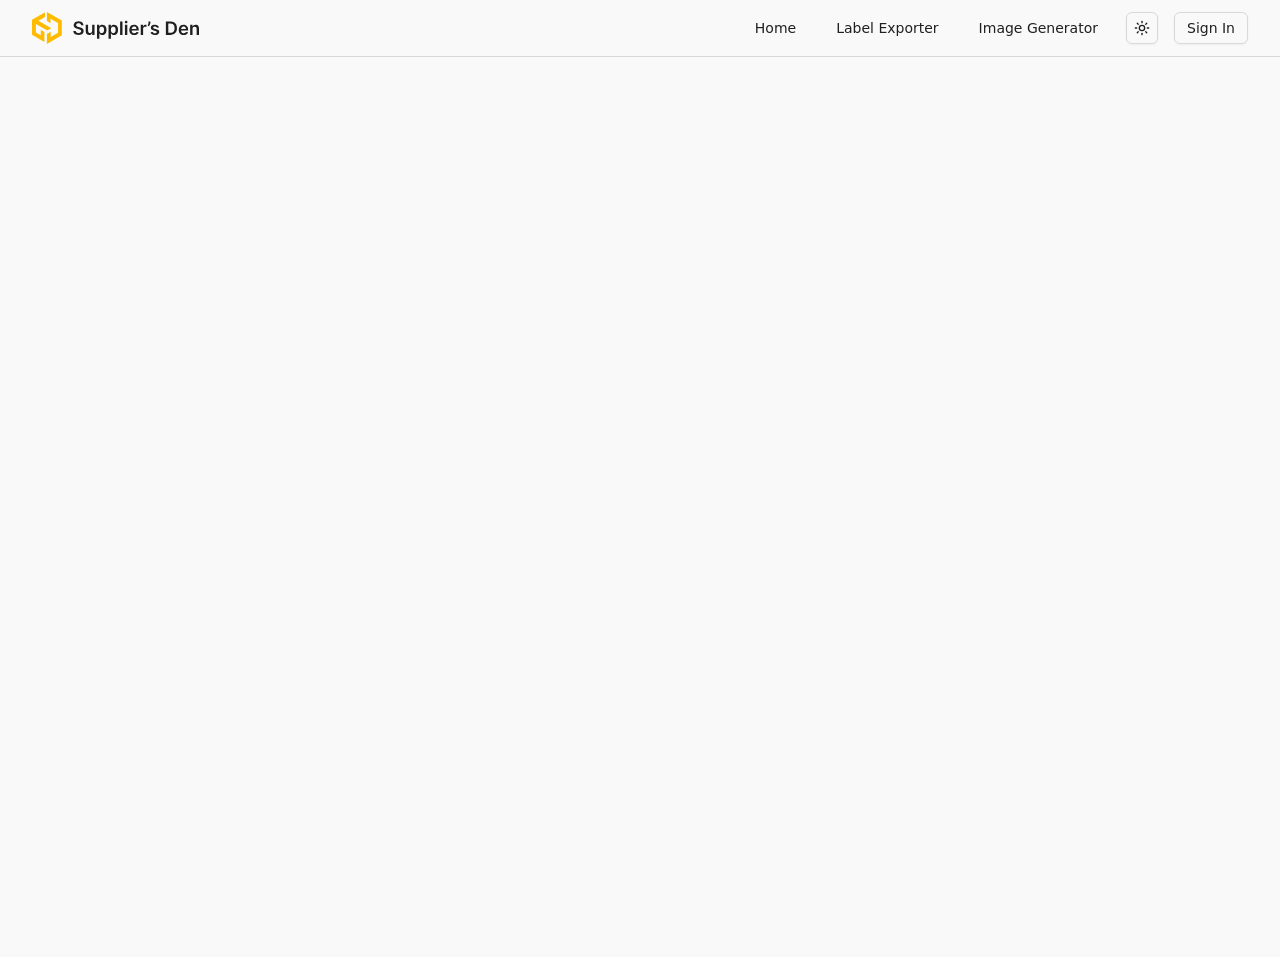
<file: suppliers-den.sa1.dev/sign-in9254.html>
<!DOCTYPE html><html lang="en">
<!-- Mirrored from suppliers-den.sa1.dev/sign-in?redirect_url=https%3A%2F%2Fsuppliers-den.sa1.dev%2Fterms-of-use by HTTrack Website Copier/3.x [XR&CO'2014], Tue, 23 Dec 2025 07:43:50 GMT -->
<!-- Added by HTTrack --><meta http-equiv="content-type" content="text/html;charset=utf-8" /><!-- /Added by HTTrack -->
<head><meta charSet="utf-8"/><meta name="viewport" content="width=device-width, initial-scale=1"/><link rel="stylesheet" href="_next/static/chunks/ca5f77b7e9c91232.css" data-precedence="next"/><link rel="preload" as="script" fetchPriority="low" href="_next/static/chunks/1a82a2409996dd82.js"/><script src="_next/static/chunks/86fe6f486d98ab3f.js" async=""></script><script src="_next/static/chunks/b0726a9367d5bb35.js" async=""></script><script src="_next/static/chunks/bb07e7ddbdb4dad6.js" async=""></script><script src="_next/static/chunks/da1ebc61b4c2a760.js" async=""></script><script src="_next/static/chunks/6e51ecdb07c8b626.js" async=""></script><script src="_next/static/chunks/turbopack-bfde65c5a8167703.js" async=""></script><script src="_next/static/chunks/ff1a16fafef87110.js" async=""></script><script src="_next/static/chunks/247eb132b7f7b574.js" async=""></script><script src="_next/static/chunks/1673f4c832a46a38.js" async=""></script><script src="_next/static/chunks/1cf7658bd90d3717.js" async=""></script><script src="_next/static/chunks/7206afe4a37d847f.js" async=""></script><script src="_next/static/chunks/3687c6a86c538021.js" async=""></script><script src="_next/static/chunks/4b72c59950a65407.js" async=""></script><script src="_next/static/chunks/0a0b90e4c0877f91.js" async=""></script><script src="_next/static/chunks/edc6f5111a80fd53.js" async=""></script><script src="_next/static/chunks/a77a1ce7c27a98f0.js" async=""></script><script src="../clerk.suppliers-den.sa1.dev/npm/%40clerk/clerk-js%405.117.0/dist/clerk.browser.js" data-clerk-js-script="true" async="" crossorigin="anonymous" data-clerk-publishable-key="pk_live_Y2xlcmsuc3VwcGxpZXJzLWRlbi5zYTEuZGV2JA"></script><link rel="preload" href="../www.googletagmanager.com/gtag/js762f?id=G-X58VXKHFR7" as="script"/><meta name="next-size-adjust" content=""/><title>Supplier&#x27;s Den</title><meta name="description" content="Extract and organize shipping labels from Meesho PDFs"/><link rel="icon" href="favicon850b.ico?favicon.0aa1ffed.ico" sizes="48x48" type="image/x-icon"/><script src="_next/static/chunks/a6dad97d9634a72d.js" noModule=""></script></head><body class="geist_a71539c9-module__T19VSG__variable geist_mono_8d43a2aa-module__8Li5zG__variable antialiased"><div hidden=""><!--$--><!--/$--></div><script>((a,b,c,d,e,f,g,h)=>{let i=document.documentElement,j=["light","dark"];function k(b){var c;(Array.isArray(a)?a:[a]).forEach(a=>{let c="class"===a,d=c&&f?e.map(a=>f[a]||a):e;c?(i.classList.remove(...d),i.classList.add(f&&f[b]?f[b]:b)):i.setAttribute(a,b)}),c=b,h&&j.includes(c)&&(i.style.colorScheme=c)}if(d)k(d);else try{let a=localStorage.getItem(b)||c,d=g&&"system"===a?window.matchMedia("(prefers-color-scheme: dark)").matches?"dark":"light":a;k(d)}catch(a){}})("class","theme","system",null,["light","dark"],null,true,true)</script><section aria-label="Notifications alt+T" tabindex="-1" aria-live="polite" aria-relevant="additions text" aria-atomic="false"></section><header class="sticky top-0 z-50 w-full border-b bg-background/95 backdrop-blur supports-backdrop-filter:bg-background/60"><div class="container flex h-14 max-w-screen-2xl items-center mx-auto px-4 md:px-6 lg:px-8"><a class="flex items-center space-x-2 mr-6" href="index.html"><svg width="537" height="102" viewBox="0 0 537 102" fill="none" xmlns="http://www.w3.org/2000/svg" class="h-8 w-auto"><path d="M156.551 41.8867C156.356 40.0569 155.532 38.6322 154.079 37.6126C152.641 36.5929 150.769 36.0831 148.464 36.0831C146.844 36.0831 145.454 36.3275 144.295 36.8164C143.135 37.3053 142.248 37.9687 141.634 38.8068C141.019 39.6449 140.705 40.6017 140.691 41.6772C140.691 42.5711 140.894 43.3464 141.299 44.0028C141.718 44.6593 142.283 45.218 142.996 45.679C143.708 46.1259 144.497 46.5031 145.363 46.8104C146.229 47.1177 147.102 47.3761 147.982 47.5856L152.005 48.5913C153.625 48.9684 155.183 49.4782 156.677 50.1207C158.186 50.7633 159.534 51.5734 160.721 52.5511C161.922 53.5289 162.872 54.7092 163.57 56.092C164.269 57.4748 164.618 59.0951 164.618 60.9528C164.618 63.467 163.975 65.6809 162.69 67.5945C161.405 69.4941 159.548 70.9817 157.117 72.0572C154.701 73.1187 151.775 73.6495 148.338 73.6495C145 73.6495 142.102 73.1327 139.643 72.0991C137.199 71.0655 135.286 69.5569 133.903 67.5735C132.534 65.5901 131.794 63.1737 131.682 60.3242H139.329C139.441 61.8188 139.902 63.0619 140.712 64.0536C141.522 65.0453 142.577 65.7856 143.876 66.2745C145.189 66.7634 146.655 67.0078 148.276 67.0078C149.966 67.0078 151.446 66.7564 152.717 66.2536C154.002 65.7367 155.008 65.0244 155.734 64.1165C156.461 63.1946 156.831 62.1191 156.845 60.8899C156.831 59.7725 156.503 58.8506 155.86 58.1243C155.218 57.384 154.317 56.7694 153.157 56.2805C152.012 55.7777 150.671 55.3307 149.135 54.9396L144.253 53.6825C140.719 52.7746 137.925 51.3988 135.872 49.555C133.833 47.6973 132.813 45.232 132.813 42.1591C132.813 39.6309 133.498 37.417 134.866 35.5174C136.249 33.6178 138.128 32.1442 140.502 31.0966C142.877 30.035 145.566 29.5043 148.569 29.5043C151.614 29.5043 154.282 30.035 156.572 31.0966C158.877 32.1442 160.686 33.6038 161.999 35.4755C163.312 37.3332 163.989 39.4703 164.031 41.8867H156.551ZM191.724 59.4652V40.8182H199.309V73H191.955V67.2802H191.619C190.893 69.082 189.699 70.5556 188.037 71.701C186.388 72.8464 184.356 73.419 181.94 73.419C179.831 73.419 177.966 72.9511 176.346 72.0153C174.739 71.0655 173.482 69.6896 172.574 67.8878C171.666 66.072 171.212 63.879 171.212 61.3089V40.8182H178.797V60.1357C178.797 62.175 179.356 63.7952 180.473 64.9964C181.591 66.1977 183.057 66.7983 184.873 66.7983C185.99 66.7983 187.073 66.5259 188.12 65.9812C189.168 65.4364 190.027 64.6263 190.698 63.5508C191.382 62.4613 191.724 61.0994 191.724 59.4652ZM207.108 85.0682V40.8182H214.567V46.1399H215.007C215.398 45.3577 215.95 44.5266 216.662 43.6467C217.374 42.7527 218.338 41.9915 219.553 41.3629C220.768 40.7204 222.319 40.3991 224.205 40.3991C226.691 40.3991 228.933 41.0347 230.93 42.3058C232.941 43.5629 234.534 45.4276 235.707 47.8999C236.894 50.3582 237.488 53.3752 237.488 56.951C237.488 60.4848 236.908 63.4879 235.749 65.9602C234.59 68.4325 233.011 70.3182 231.014 71.6172C229.016 72.9162 226.754 73.5657 224.225 73.5657C222.382 73.5657 220.852 73.2584 219.637 72.6438C218.422 72.0292 217.444 71.2889 216.704 70.4229C215.978 69.543 215.412 68.7119 215.007 67.9297H214.692V85.0682H207.108ZM214.546 56.9091C214.546 58.9903 214.839 60.8131 215.426 62.3775C216.026 63.9419 216.885 65.1641 218.003 66.044C219.134 66.91 220.503 67.343 222.109 67.343C223.786 67.343 225.189 66.8961 226.321 66.0021C227.452 65.0942 228.304 63.8581 228.877 62.2937C229.463 60.7153 229.757 58.9205 229.757 56.9091C229.757 54.9117 229.47 53.1378 228.898 51.5874C228.325 50.0369 227.473 48.8217 226.342 47.9418C225.21 47.0618 223.799 46.6218 222.109 46.6218C220.489 46.6218 219.113 47.0478 217.982 47.8999C216.85 48.7519 215.991 49.9461 215.405 51.4826C214.832 53.0191 214.546 54.8279 214.546 56.9091ZM243.983 85.0682V40.8182H251.442V46.1399H251.882C252.273 45.3577 252.825 44.5266 253.537 43.6467C254.249 42.7527 255.213 41.9915 256.428 41.3629C257.643 40.7204 259.194 40.3991 261.08 40.3991C263.566 40.3991 265.808 41.0347 267.805 42.3058C269.816 43.5629 271.409 45.4276 272.582 47.8999C273.769 50.3582 274.363 53.3752 274.363 56.951C274.363 60.4848 273.783 63.4879 272.624 65.9602C271.465 68.4325 269.886 70.3182 267.889 71.6172C265.891 72.9162 263.629 73.5657 261.1 73.5657C259.257 73.5657 257.727 73.2584 256.512 72.6438C255.297 72.0292 254.319 71.2889 253.579 70.4229C252.853 69.543 252.287 68.7119 251.882 67.9297H251.567V85.0682H243.983ZM251.421 56.9091C251.421 58.9903 251.714 60.8131 252.301 62.3775C252.901 63.9419 253.76 65.1641 254.878 66.044C256.009 66.91 257.378 67.343 258.984 67.343C260.661 67.343 262.064 66.8961 263.196 66.0021C264.327 65.0942 265.179 63.8581 265.752 62.2937C266.338 60.7153 266.632 58.9205 266.632 56.9091C266.632 54.9117 266.345 53.1378 265.773 51.5874C265.2 50.0369 264.348 48.8217 263.217 47.9418C262.085 47.0618 260.674 46.6218 258.984 46.6218C257.364 46.6218 255.988 47.0478 254.857 47.8999C253.725 48.7519 252.866 49.9461 252.28 51.4826C251.707 53.0191 251.421 54.8279 251.421 56.9091ZM288.442 30.0909V73H280.858V30.0909H288.442ZM296.242 73V40.8182H303.826V73H296.242ZM300.055 36.2507C298.854 36.2507 297.82 35.8526 296.954 35.0565C296.088 34.2463 295.655 33.2756 295.655 32.1442C295.655 30.9988 296.088 30.0281 296.954 29.2319C297.82 28.4218 298.854 28.0167 300.055 28.0167C301.27 28.0167 302.304 28.4218 303.156 29.2319C304.022 30.0281 304.455 30.9988 304.455 32.1442C304.455 33.2756 304.022 34.2463 303.156 35.0565C302.304 35.8526 301.27 36.2507 300.055 36.2507ZM325.873 73.6286C322.646 73.6286 319.86 72.9581 317.513 71.6172C315.18 70.2623 313.385 68.3487 312.128 65.8764C310.871 63.3902 310.243 60.4639 310.243 57.0977C310.243 53.7873 310.871 50.882 312.128 48.3817C313.399 45.8675 315.173 43.912 317.45 42.5153C319.727 41.1045 322.402 40.3991 325.475 40.3991C327.458 40.3991 329.33 40.7204 331.09 41.3629C332.864 41.9915 334.428 42.9692 335.783 44.2962C337.152 45.6231 338.227 47.3132 339.009 49.3665C339.792 51.4058 340.183 53.8362 340.183 56.6577V58.9833H313.805V53.8711H332.912C332.898 52.4184 332.584 51.1264 331.97 49.995C331.355 48.8497 330.496 47.9487 329.393 47.2923C328.303 46.6358 327.032 46.3075 325.579 46.3075C324.029 46.3075 322.667 46.6847 321.494 47.4389C320.32 48.1792 319.406 49.157 318.749 50.3722C318.107 51.5734 317.778 52.8933 317.764 54.332V58.7947C317.764 60.6664 318.107 62.2727 318.791 63.6136C319.475 64.9406 320.432 65.9602 321.661 66.6726C322.891 67.371 324.329 67.7202 325.977 67.7202C327.081 67.7202 328.08 67.5665 328.974 67.2592C329.867 66.938 330.643 66.4701 331.299 65.8555C331.956 65.2409 332.452 64.4796 332.787 63.5717L339.868 64.3679C339.421 66.2396 338.569 67.8738 337.312 69.2706C336.069 70.6534 334.477 71.7289 332.535 72.4972C330.594 73.2514 328.373 73.6286 325.873 73.6286ZM346.599 73V40.8182H353.953V46.1818H354.288C354.875 44.3241 355.881 42.8924 357.305 41.8867C358.744 40.8671 360.385 40.3572 362.229 40.3572C362.648 40.3572 363.116 40.3782 363.633 40.4201C364.164 40.448 364.604 40.4969 364.953 40.5668V47.5437C364.632 47.4319 364.122 47.3342 363.423 47.2504C362.739 47.1526 362.075 47.1037 361.433 47.1037C360.05 47.1037 358.807 47.404 357.704 48.0046C356.614 48.5913 355.755 49.4084 355.127 50.456C354.498 51.5036 354.184 52.7118 354.184 54.0806V73H346.599ZM377.403 30.0909V34.3651C377.403 35.5942 377.166 36.8723 376.691 38.1992C376.23 39.5122 375.595 40.7693 374.784 41.9705C373.974 43.1578 373.052 44.1774 372.019 45.0295L368.499 42.7457C369.267 41.5864 369.938 40.3363 370.51 38.9954C371.083 37.6405 371.369 36.111 371.369 34.407V30.0909H377.403ZM404.819 49.3246L397.905 50.0788C397.709 49.3804 397.367 48.724 396.878 48.1094C396.403 47.4948 395.761 46.9989 394.95 46.6218C394.14 46.2447 393.149 46.0561 391.975 46.0561C390.397 46.0561 389.07 46.3983 387.994 47.0827C386.933 47.7672 386.409 48.6541 386.423 49.7436C386.409 50.6795 386.751 51.4407 387.45 52.0273C388.162 52.614 389.335 53.0959 390.97 53.473L396.459 54.6463C399.504 55.3028 401.767 56.3434 403.247 57.7681C404.742 59.1928 405.496 61.0575 405.51 63.3622C405.496 65.3875 404.903 67.1754 403.729 68.7259C402.57 70.2623 400.957 71.4635 398.889 72.3295C396.822 73.1955 394.448 73.6286 391.766 73.6286C387.827 73.6286 384.656 72.8045 382.254 71.1562C379.851 69.4941 378.42 67.1824 377.959 64.2212L385.355 63.5089C385.69 64.9615 386.402 66.058 387.492 66.7983C388.581 67.5386 389.999 67.9087 391.745 67.9087C393.547 67.9087 394.992 67.5386 396.082 66.7983C397.185 66.058 397.737 65.1431 397.737 64.0536C397.737 63.1317 397.381 62.3705 396.669 61.7699C395.97 61.1693 394.881 60.7083 393.4 60.3871L387.911 59.2347C384.824 58.5922 382.54 57.5097 381.059 55.9872C379.579 54.4508 378.846 52.5092 378.86 50.1626C378.846 48.1792 379.383 46.4612 380.473 45.0085C381.576 43.5419 383.106 42.4105 385.061 41.6143C387.031 40.8042 389.3 40.3991 391.871 40.3991C395.642 40.3991 398.61 41.2023 400.775 42.8086C402.954 44.4149 404.302 46.5869 404.819 49.3246ZM441.275 73H426.734V30.0909H441.568C445.828 30.0909 449.488 30.9499 452.547 32.668C455.62 34.372 457.98 36.8234 459.628 40.022C461.277 43.2206 462.101 47.0478 462.101 51.5036C462.101 55.9732 461.27 59.8144 459.607 63.027C457.959 66.2396 455.578 68.7049 452.463 70.4229C449.362 72.141 445.633 73 441.275 73ZM434.507 66.2745H440.898C443.887 66.2745 446.38 65.7298 448.377 64.6403C450.375 63.5368 451.876 61.8956 452.882 59.7166C453.888 57.5237 454.39 54.786 454.39 51.5036C454.39 48.2211 453.888 45.4974 452.882 43.3324C451.876 41.1534 450.389 39.5262 448.419 38.4506C446.464 37.3612 444.033 36.8164 441.128 36.8164H434.507V66.2745ZM483.398 73.6286C480.172 73.6286 477.385 72.9581 475.038 71.6172C472.706 70.2623 470.911 68.3487 469.654 65.8764C468.397 63.3902 467.768 60.4639 467.768 57.0977C467.768 53.7873 468.397 50.882 469.654 48.3817C470.925 45.8675 472.699 43.912 474.975 42.5153C477.252 41.1045 479.927 40.3991 483 40.3991C484.983 40.3991 486.855 40.7204 488.615 41.3629C490.389 41.9915 491.953 42.9692 493.308 44.2962C494.677 45.6231 495.753 47.3132 496.535 49.3665C497.317 51.4058 497.708 53.8362 497.708 56.6577V58.9833H471.33V53.8711H490.438C490.424 52.4184 490.11 51.1264 489.495 49.995C488.88 48.8497 488.021 47.9487 486.918 47.2923C485.828 46.6358 484.557 46.3075 483.105 46.3075C481.554 46.3075 480.192 46.6847 479.019 47.4389C477.846 48.1792 476.931 49.157 476.275 50.3722C475.632 51.5734 475.304 52.8933 475.29 54.332V58.7947C475.29 60.6664 475.632 62.2727 476.316 63.6136C477.001 64.9406 477.958 65.9602 479.187 66.6726C480.416 67.371 481.855 67.7202 483.503 67.7202C484.606 67.7202 485.605 67.5665 486.499 67.2592C487.393 66.938 488.168 66.4701 488.825 65.8555C489.481 65.2409 489.977 64.4796 490.312 63.5717L497.394 64.3679C496.947 66.2396 496.095 67.8738 494.838 69.2706C493.595 70.6534 492.002 71.7289 490.061 72.4972C488.119 73.2514 485.898 73.6286 483.398 73.6286ZM511.709 54.1435V73H504.125V40.8182H511.374V46.2866H511.751C512.491 44.4847 513.672 43.053 515.292 41.9915C516.926 40.9299 518.944 40.3991 521.347 40.3991C523.568 40.3991 525.502 40.8741 527.15 41.8239C528.813 42.7737 530.098 44.1495 531.006 45.9513C531.927 47.7532 532.381 49.9392 532.367 52.5092V73H524.783V53.6825C524.783 51.5315 524.224 49.8484 523.107 48.6332C522.003 47.418 520.474 46.8104 518.518 46.8104C517.191 46.8104 516.011 47.1037 514.978 47.6903C513.958 48.263 513.155 49.0941 512.568 50.1836C511.995 51.2731 511.709 52.593 511.709 54.1435Z" fill="currentColor"></path><path d="M0 24.8068L40.5 1.42412L41.3512 0.924138V15.9241L20.5 27.9626L61.5 51.634L48.8731 58.9241L47.5 58.1314L12.5 37.9241V64.9752L28 73.9241V57.2369L28.5 57.5733L39.5 63.9241V95.2295L0 72.4241V24.8068Z" fill="#FFBB00"></path><path d="M47.5 101.924V70.4241V69.9201L59.6173 62.9241V79.9241L83 66.4241V35.2805L59 21.4241V35.5637L58 34.9863L47.5 28.9241V0L95 27.4241V74.5L47.5 101.924Z" fill="#FFBB00"></path></svg></a><nav class="hidden md:flex items-center space-x-4 text-sm font-medium ml-auto"><a data-slot="button" class="inline-flex items-center justify-center whitespace-nowrap text-sm font-medium transition-all disabled:pointer-events-none disabled:opacity-50 [&amp;_svg]:pointer-events-none [&amp;_svg:not([class*=&#x27;size-&#x27;])]:size-4 shrink-0 [&amp;_svg]:shrink-0 outline-none focus-visible:border-ring focus-visible:ring-ring/50 focus-visible:ring-[3px] aria-invalid:ring-destructive/20 dark:aria-invalid:ring-destructive/40 aria-invalid:border-destructive hover:bg-accent hover:text-accent-foreground dark:hover:bg-accent/50 h-8 rounded-md gap-1.5 px-3 has-[&gt;svg]:px-2.5" href="index.html">Home</a><a data-slot="button" class="inline-flex items-center justify-center whitespace-nowrap text-sm font-medium transition-all disabled:pointer-events-none disabled:opacity-50 [&amp;_svg]:pointer-events-none [&amp;_svg:not([class*=&#x27;size-&#x27;])]:size-4 shrink-0 [&amp;_svg]:shrink-0 outline-none focus-visible:border-ring focus-visible:ring-ring/50 focus-visible:ring-[3px] aria-invalid:ring-destructive/20 dark:aria-invalid:ring-destructive/40 aria-invalid:border-destructive hover:bg-accent hover:text-accent-foreground dark:hover:bg-accent/50 h-8 rounded-md gap-1.5 px-3 has-[&gt;svg]:px-2.5" href="sign-in07b4.html">Label Exporter</a><a data-slot="button" class="inline-flex items-center justify-center whitespace-nowrap text-sm font-medium transition-all disabled:pointer-events-none disabled:opacity-50 [&amp;_svg]:pointer-events-none [&amp;_svg:not([class*=&#x27;size-&#x27;])]:size-4 shrink-0 [&amp;_svg]:shrink-0 outline-none focus-visible:border-ring focus-visible:ring-ring/50 focus-visible:ring-[3px] aria-invalid:ring-destructive/20 dark:aria-invalid:ring-destructive/40 aria-invalid:border-destructive hover:bg-accent hover:text-accent-foreground dark:hover:bg-accent/50 h-8 rounded-md gap-1.5 px-3 has-[&gt;svg]:px-2.5" href="sign-in4eee.html">Image Generator</a><button data-slot="dropdown-menu-trigger" class="inline-flex items-center justify-center gap-2 whitespace-nowrap rounded-md text-sm font-medium transition-all disabled:pointer-events-none disabled:opacity-50 [&amp;_svg]:pointer-events-none [&amp;_svg:not([class*=&#x27;size-&#x27;])]:size-4 shrink-0 [&amp;_svg]:shrink-0 outline-none focus-visible:border-ring focus-visible:ring-ring/50 focus-visible:ring-[3px] aria-invalid:ring-destructive/20 dark:aria-invalid:ring-destructive/40 aria-invalid:border-destructive border bg-background shadow-xs hover:bg-accent hover:text-accent-foreground dark:bg-input/30 dark:border-input dark:hover:bg-input/50 size-8" type="button" id="radix-_R_15afb_" aria-haspopup="menu" aria-expanded="false" data-state="closed"><svg xmlns="http://www.w3.org/2000/svg" width="24" height="24" viewBox="0 0 24 24" fill="none" stroke="currentColor" stroke-width="2" stroke-linecap="round" stroke-linejoin="round" class="lucide lucide-sun h-[1.2rem] w-[1.2rem] scale-100 rotate-0 transition-all dark:scale-0 dark:-rotate-90" aria-hidden="true"><circle cx="12" cy="12" r="4"></circle><path d="M12 2v2"></path><path d="M12 20v2"></path><path d="m4.93 4.93 1.41 1.41"></path><path d="m17.66 17.66 1.41 1.41"></path><path d="M2 12h2"></path><path d="M20 12h2"></path><path d="m6.34 17.66-1.41 1.41"></path><path d="m19.07 4.93-1.41 1.41"></path></svg><svg xmlns="http://www.w3.org/2000/svg" width="24" height="24" viewBox="0 0 24 24" fill="none" stroke="currentColor" stroke-width="2" stroke-linecap="round" stroke-linejoin="round" class="lucide lucide-moon absolute h-[1.2rem] w-[1.2rem] scale-0 rotate-90 transition-all dark:scale-100 dark:rotate-0" aria-hidden="true"><path d="M20.985 12.486a9 9 0 1 1-9.473-9.472c.405-.022.617.46.402.803a6 6 0 0 0 8.268 8.268c.344-.215.825-.004.803.401"></path></svg><span class="sr-only">Toggle theme</span></button><button data-slot="button" class="inline-flex items-center justify-center whitespace-nowrap text-sm font-medium transition-all disabled:pointer-events-none disabled:opacity-50 [&amp;_svg]:pointer-events-none [&amp;_svg:not([class*=&#x27;size-&#x27;])]:size-4 shrink-0 [&amp;_svg]:shrink-0 outline-none focus-visible:border-ring focus-visible:ring-ring/50 focus-visible:ring-[3px] aria-invalid:ring-destructive/20 dark:aria-invalid:ring-destructive/40 aria-invalid:border-destructive border bg-background shadow-xs hover:bg-accent hover:text-accent-foreground dark:bg-input/30 dark:border-input dark:hover:bg-input/50 h-8 rounded-md gap-1.5 px-3 has-[&gt;svg]:px-2.5" component="SignInButton">Sign In</button></nav><div class="flex md:hidden items-center ml-auto gap-2"><button data-slot="dropdown-menu-trigger" class="inline-flex items-center justify-center gap-2 whitespace-nowrap rounded-md text-sm font-medium transition-all disabled:pointer-events-none disabled:opacity-50 [&amp;_svg]:pointer-events-none [&amp;_svg:not([class*=&#x27;size-&#x27;])]:size-4 shrink-0 [&amp;_svg]:shrink-0 outline-none focus-visible:border-ring focus-visible:ring-ring/50 focus-visible:ring-[3px] aria-invalid:ring-destructive/20 dark:aria-invalid:ring-destructive/40 aria-invalid:border-destructive border bg-background shadow-xs hover:bg-accent hover:text-accent-foreground dark:bg-input/30 dark:border-input dark:hover:bg-input/50 size-8" type="button" id="radix-_R_fafb_" aria-haspopup="menu" aria-expanded="false" data-state="closed"><svg xmlns="http://www.w3.org/2000/svg" width="24" height="24" viewBox="0 0 24 24" fill="none" stroke="currentColor" stroke-width="2" stroke-linecap="round" stroke-linejoin="round" class="lucide lucide-sun h-[1.2rem] w-[1.2rem] scale-100 rotate-0 transition-all dark:scale-0 dark:-rotate-90" aria-hidden="true"><circle cx="12" cy="12" r="4"></circle><path d="M12 2v2"></path><path d="M12 20v2"></path><path d="m4.93 4.93 1.41 1.41"></path><path d="m17.66 17.66 1.41 1.41"></path><path d="M2 12h2"></path><path d="M20 12h2"></path><path d="m6.34 17.66-1.41 1.41"></path><path d="m19.07 4.93-1.41 1.41"></path></svg><svg xmlns="http://www.w3.org/2000/svg" width="24" height="24" viewBox="0 0 24 24" fill="none" stroke="currentColor" stroke-width="2" stroke-linecap="round" stroke-linejoin="round" class="lucide lucide-moon absolute h-[1.2rem] w-[1.2rem] scale-0 rotate-90 transition-all dark:scale-100 dark:rotate-0" aria-hidden="true"><path d="M20.985 12.486a9 9 0 1 1-9.473-9.472c.405-.022.617.46.402.803a6 6 0 0 0 8.268 8.268c.344-.215.825-.004.803.401"></path></svg><span class="sr-only">Toggle theme</span></button><button data-slot="button" class="inline-flex items-center justify-center whitespace-nowrap text-sm font-medium transition-all disabled:pointer-events-none disabled:opacity-50 [&amp;_svg]:pointer-events-none [&amp;_svg:not([class*=&#x27;size-&#x27;])]:size-4 shrink-0 [&amp;_svg]:shrink-0 outline-none focus-visible:border-ring focus-visible:ring-ring/50 focus-visible:ring-[3px] aria-invalid:ring-destructive/20 dark:aria-invalid:ring-destructive/40 aria-invalid:border-destructive border bg-background shadow-xs hover:bg-accent hover:text-accent-foreground dark:bg-input/30 dark:border-input dark:hover:bg-input/50 h-8 rounded-md gap-1.5 px-3 has-[&gt;svg]:px-2.5" component="SignInButton">Sign In</button><button data-slot="button" class="inline-flex items-center justify-center gap-2 whitespace-nowrap rounded-md text-sm font-medium transition-all disabled:pointer-events-none disabled:opacity-50 [&amp;_svg]:pointer-events-none [&amp;_svg:not([class*=&#x27;size-&#x27;])]:size-4 shrink-0 [&amp;_svg]:shrink-0 outline-none focus-visible:border-ring focus-visible:ring-ring/50 focus-visible:ring-[3px] aria-invalid:ring-destructive/20 dark:aria-invalid:ring-destructive/40 aria-invalid:border-destructive hover:bg-accent hover:text-accent-foreground dark:hover:bg-accent/50 size-9" type="button" aria-haspopup="dialog" aria-expanded="false" aria-controls="radix-_R_17afb_" data-state="closed"><svg xmlns="http://www.w3.org/2000/svg" width="24" height="24" viewBox="0 0 24 24" fill="none" stroke="currentColor" stroke-width="2" stroke-linecap="round" stroke-linejoin="round" class="lucide lucide-menu h-5 w-5" aria-hidden="true"><path d="M4 5h16"></path><path d="M4 12h16"></path><path d="M4 19h16"></path></svg><span class="sr-only">Toggle menu</span></button></div></div></header><!--$--><main class="flex min-h-screen items-center justify-center"><!--$--><!--/$--></main><!--/$--><script src="_next/static/chunks/1a82a2409996dd82.js" id="_R_" async=""></script><script>(self.__next_f=self.__next_f||[]).push([0])</script><script>self.__next_f.push([1,"1:\"$Sreact.fragment\"\n3:I[39756,[\"/_next/static/chunks/ff1a16fafef87110.js\",\"/_next/static/chunks/247eb132b7f7b574.js\"],\"default\"]\n4:I[37457,[\"/_next/static/chunks/ff1a16fafef87110.js\",\"/_next/static/chunks/247eb132b7f7b574.js\"],\"default\"]\n5:I[89313,[\"/_next/static/chunks/1673f4c832a46a38.js\",\"/_next/static/chunks/1cf7658bd90d3717.js\",\"/_next/static/chunks/7206afe4a37d847f.js\",\"/_next/static/chunks/3687c6a86c538021.js\",\"/_next/static/chunks/4b72c59950a65407.js\",\"/_next/static/chunks/0a0b90e4c0877f91.js\",\"/_next/static/chunks/edc6f5111a80fd53.js\",\"/_next/static/chunks/a77a1ce7c27a98f0.js\"],\"default\"]\n6:I[58072,[\"/_next/static/chunks/1673f4c832a46a38.js\",\"/_next/static/chunks/1cf7658bd90d3717.js\",\"/_next/static/chunks/7206afe4a37d847f.js\",\"/_next/static/chunks/3687c6a86c538021.js\",\"/_next/static/chunks/4b72c59950a65407.js\",\"/_next/static/chunks/0a0b90e4c0877f91.js\",\"/_next/static/chunks/edc6f5111a80fd53.js\"],\"SignIn\"]\n7:I[97367,[\"/_next/static/chunks/ff1a16fafef87110.js\",\"/_next/static/chunks/247eb132b7f7b574.js\"],\"OutletBoundary\"]\n8:\"$Sreact.suspense\"\na:I[97367,[\"/_next/static/chunks/ff1a16fafef87110.js\",\"/_next/static/chunks/247eb132b7f7b574.js\"],\"ViewportBoundary\"]\nc:I[97367,[\"/_next/static/chunks/ff1a16fafef87110.js\",\"/_next/static/chunks/247eb132b7f7b574.js\"],\"MetadataBoundary\"]\ne:I[68027,[],\"default\"]\nf:I[41895,[\"/_next/static/chunks/1673f4c832a46a38.js\",\"/_next/static/chunks/1cf7658bd90d3717.js\",\"/_next/static/chunks/7206afe4a37d847f.js\",\"/_next/static/chunks/3687c6a86c538021.js\",\"/_next/static/chunks/4b72c59950a65407.js\",\"/_next/static/chunks/0a0b90e4c0877f91.js\",\"/_next/static/chunks/edc6f5111a80fd53.js\"],\"ClientClerkProvider\"]\n10:I[5849,[\"/_next/static/chunks/1673f4c832a46a38.js\",\"/_next/static/chunks/1cf7658bd90d3717.js\",\"/_next/static/chunks/7206afe4a37d847f.js\",\"/_next/static/chunks/3687c6a86c538021.js\",\"/_next/static/chunks/4b72c59950a65407.js\",\"/_next/static/chunks/0a0b90e4c0877f91.js\",\"/_next/static/chunks/edc6f5111a80fd53.js\"],\"ThemeProvider\"]\n11:I[32222,[\"/_next/static/chunks/1673f4c832a46a38.js\",\"/_next/static/chunks/1cf7658bd90d3717.js\",\"/_next/static/chunks/7206afe4a37d847f.js\",\"/_next/static/chunks/3687c6a86c538021.js\",\"/_next/static/chunks/4b72c59950a65407.js\",\"/_next/static/chunks/0a0b90e4c0877f91.js\",\"/_next/static/chunks/edc6f5111a80fd53.js\"],\"Toaster\"]\n13:I[54576,[\"/_next/static/chunks/1673f4c832a46a38.js\",\"/_next/static/chunks/1cf7658bd90d3717.js\",\"/_next/static/chunks/7206afe4a37d847f.js\",\"/_next/static/chunks/3687c6a86c538021.js\",\"/_next/static/chunks/4b72c59950a65407.js\",\"/_next/static/chunks/0a0b90e4c0877f91.js\",\"/_next/static/chunks/edc6f5111a80fd53.js\"],\"GoogleAnalytics\"]\n14:I[22016,[\"/_next/static/chunks/1673f4c832a46a38.js\",\"/_next/static/chunks/1cf7658bd90d3717.js\",\"/_next/static/chunks/7206afe4a37d847f.js\",\"/_next/static/chunks/3687c6a86c538021.js\",\"/_next/static/chunks/4b72c59950a65407.js\",\"/_next/static/chunks/0a0b90e4c0877f91.js\",\"/_next/static/chunks/edc6f5111a80fd53.js\"],\"\"]\n1a:I[68538,[\"/_next/static/chunks/1673f4c832a46a38.js\",\"/_next/static/chunks/1cf7658bd90d3717.js\",\"/_next/static/chunks/7206afe4a37d847f.js\",\"/_next/static/chunks/3687c6a86c538021.js\",\"/_next/static/chunks/4b72c59950a65407.js\",\"/_next/static/chunks/0a0b90e4c0877f91.js\",\"/_next/static/chunks/edc6f5111a80fd53.js\"],\"ThemeToggle\"]\n1f:I[5718,[\"/_next/static/chunks/1673f4c832a46a38.js\",\"/_next/static/chunks/1cf7658bd90d3717.js\",\"/_next/static/chunks/7206afe4a37d847f.js\",\"/_next/static/chunks/3687c6a86c538021.js\",\"/_next/static/chunks/4b72c59950a65407.js\",\"/_next/static/chunks/0a0b90e4c0877f91.js\",\"/_next/static/chunks/edc6f5111a80fd53.js\"],\"Sheet\"]\n20:I[5718,[\"/_next/static/chunks/1673f4c832a46a38.js\",\"/_next/static/chunks/1cf7658bd90d3717.js\",\"/_next/static/chunks/7206afe4a37d847f.js\",\"/_next/static/chunks/3687c6a86c538021.js\",\"/_next/static/chunks/4b72c59950a65407.js\",\"/_next/static/chunks/0a0b90e4c0877f91.js\",\"/_next/static/chunks/edc6f5111a80fd53.js\"],\"SheetTrigger\"]\n21:I[5718,[\"/_next/static/chunks/1673f4c832a46a38.js\",\"/_next/static/chunks/1cf7658bd90d3717.js\",\"/_next/static/chunks/7206afe4a37d847f.js\",\"/_next/"])</script><script>self.__next_f.push([1,"static/chunks/3687c6a86c538021.js\",\"/_next/static/chunks/4b72c59950a65407.js\",\"/_next/static/chunks/0a0b90e4c0877f91.js\",\"/_next/static/chunks/edc6f5111a80fd53.js\"],\"SheetContent\"]\n22:I[5718,[\"/_next/static/chunks/1673f4c832a46a38.js\",\"/_next/static/chunks/1cf7658bd90d3717.js\",\"/_next/static/chunks/7206afe4a37d847f.js\",\"/_next/static/chunks/3687c6a86c538021.js\",\"/_next/static/chunks/4b72c59950a65407.js\",\"/_next/static/chunks/0a0b90e4c0877f91.js\",\"/_next/static/chunks/edc6f5111a80fd53.js\"],\"SheetHeader\"]\n23:I[5718,[\"/_next/static/chunks/1673f4c832a46a38.js\",\"/_next/static/chunks/1cf7658bd90d3717.js\",\"/_next/static/chunks/7206afe4a37d847f.js\",\"/_next/static/chunks/3687c6a86c538021.js\",\"/_next/static/chunks/4b72c59950a65407.js\",\"/_next/static/chunks/0a0b90e4c0877f91.js\",\"/_next/static/chunks/edc6f5111a80fd53.js\"],\"SheetTitle\"]\n24:I[58072,[\"/_next/static/chunks/1673f4c832a46a38.js\",\"/_next/static/chunks/1cf7658bd90d3717.js\",\"/_next/static/chunks/7206afe4a37d847f.js\",\"/_next/static/chunks/3687c6a86c538021.js\",\"/_next/static/chunks/4b72c59950a65407.js\",\"/_next/static/chunks/0a0b90e4c0877f91.js\",\"/_next/static/chunks/edc6f5111a80fd53.js\"],\"SignInButton\"]\n25:I[27201,[\"/_next/static/chunks/ff1a16fafef87110.js\",\"/_next/static/chunks/247eb132b7f7b574.js\"],\"IconMark\"]\n:HL[\"/_next/static/chunks/ca5f77b7e9c91232.css\",\"style\"]\n:HL[\"/_next/static/media/797e433ab948586e-s.p.dbea232f.woff2\",\"font\",{\"crossOrigin\":\"\",\"type\":\"font/woff2\"}]\n:HL[\"/_next/static/media/caa3a2e1cccd8315-s.p.853070df.woff2\",\"font\",{\"crossOrigin\":\"\",\"type\":\"font/woff2\"}]\n"])</script><script>self.__next_f.push([1,"0:{\"P\":null,\"b\":\"_m2kQ8TZEbeq359AtLUyp\",\"c\":[\"\",\"sign-in?redirect_url=https%3A%2F%2Fsuppliers-den.sa1.dev%2Fterms-of-use\"],\"q\":\"?redirect_url=https%3A%2F%2Fsuppliers-den.sa1.dev%2Fterms-of-use\",\"i\":false,\"f\":[[[\"\",{\"children\":[\"(auth)\",{\"children\":[\"sign-in\",{\"children\":[[\"sign-in\",\"\",\"oc\"],{\"children\":[\"__PAGE__?{\\\"redirect_url\\\":\\\"https://suppliers-den.sa1.dev/terms-of-use\\\"}\",{}]}]}]}]},\"$undefined\",\"$undefined\",true],[[\"$\",\"$1\",\"c\",{\"children\":[[[\"$\",\"link\",\"0\",{\"rel\":\"stylesheet\",\"href\":\"/_next/static/chunks/ca5f77b7e9c91232.css\",\"precedence\":\"next\",\"crossOrigin\":\"$undefined\",\"nonce\":\"$undefined\"}],[\"$\",\"script\",\"script-0\",{\"src\":\"/_next/static/chunks/1673f4c832a46a38.js\",\"async\":true,\"nonce\":\"$undefined\"}],[\"$\",\"script\",\"script-1\",{\"src\":\"/_next/static/chunks/1cf7658bd90d3717.js\",\"async\":true,\"nonce\":\"$undefined\"}],[\"$\",\"script\",\"script-2\",{\"src\":\"/_next/static/chunks/7206afe4a37d847f.js\",\"async\":true,\"nonce\":\"$undefined\"}],[\"$\",\"script\",\"script-3\",{\"src\":\"/_next/static/chunks/3687c6a86c538021.js\",\"async\":true,\"nonce\":\"$undefined\"}],[\"$\",\"script\",\"script-4\",{\"src\":\"/_next/static/chunks/4b72c59950a65407.js\",\"async\":true,\"nonce\":\"$undefined\"}],[\"$\",\"script\",\"script-5\",{\"src\":\"/_next/static/chunks/0a0b90e4c0877f91.js\",\"async\":true,\"nonce\":\"$undefined\"}],[\"$\",\"script\",\"script-6\",{\"src\":\"/_next/static/chunks/edc6f5111a80fd53.js\",\"async\":true,\"nonce\":\"$undefined\"}]],\"$L2\"]}],{\"children\":[[\"$\",\"$1\",\"c\",{\"children\":[null,[\"$\",\"main\",null,{\"className\":\"flex min-h-screen items-center justify-center\",\"children\":[\"$\",\"$L3\",null,{\"parallelRouterKey\":\"children\",\"error\":\"$undefined\",\"errorStyles\":\"$undefined\",\"errorScripts\":\"$undefined\",\"template\":[\"$\",\"$L4\",null,{}],\"templateStyles\":\"$undefined\",\"templateScripts\":\"$undefined\",\"notFound\":[[\"$\",\"$L5\",null,{}],[]],\"forbidden\":\"$undefined\",\"unauthorized\":\"$undefined\"}]}]]}],{\"children\":[[\"$\",\"$1\",\"c\",{\"children\":[null,[\"$\",\"$L3\",null,{\"parallelRouterKey\":\"children\",\"error\":\"$undefined\",\"errorStyles\":\"$undefined\",\"errorScripts\":\"$undefined\",\"template\":[\"$\",\"$L4\",null,{}],\"templateStyles\":\"$undefined\",\"templateScripts\":\"$undefined\",\"notFound\":\"$undefined\",\"forbidden\":\"$undefined\",\"unauthorized\":\"$undefined\"}]]}],{\"children\":[[\"$\",\"$1\",\"c\",{\"children\":[null,[\"$\",\"$L3\",null,{\"parallelRouterKey\":\"children\",\"error\":\"$undefined\",\"errorStyles\":\"$undefined\",\"errorScripts\":\"$undefined\",\"template\":[\"$\",\"$L4\",null,{}],\"templateStyles\":\"$undefined\",\"templateScripts\":\"$undefined\",\"notFound\":\"$undefined\",\"forbidden\":\"$undefined\",\"unauthorized\":\"$undefined\"}]]}],{\"children\":[[\"$\",\"$1\",\"c\",{\"children\":[[\"$\",\"$L6\",null,{\"signUpUrl\":\"/sign-up\",\"waitlistUrl\":\"/waitlist\"}],null,[\"$\",\"$L7\",null,{\"children\":[\"$\",\"$8\",null,{\"name\":\"Next.MetadataOutlet\",\"children\":\"$@9\"}]}]]}],{},null,false,false]},null,false,false]},null,false,false]},null,false,false]},[[\"$\",\"div\",\"l\",{\"className\":\"flex flex-1 flex-col items-center justify-center p-4 min-h-[50vh] h-[calc(100vh-4rem)]\",\"children\":[\"$\",\"div\",null,{\"className\":\"text-center space-y-2\",\"children\":[[\"$\",\"svg\",null,{\"ref\":\"$undefined\",\"xmlns\":\"../www.w3.org/2000/svg.html\",\"width\":24,\"height\":24,\"viewBox\":\"0 0 24 24\",\"fill\":\"none\",\"stroke\":\"currentColor\",\"strokeWidth\":2,\"strokeLinecap\":\"round\",\"strokeLinejoin\":\"round\",\"className\":\"lucide lucide-loader-circle animate-spin mx-auto size-8\",\"role\":\"status\",\"aria-label\":\"Loading\",\"children\":[[\"$\",\"path\",\"13zald\",{\"d\":\"M21 12a9 9 0 1 1-6.219-8.56\"}],\"$undefined\"]}],[\"$\",\"h2\",null,{\"className\":\"text-lg font-medium text-muted-foreground\",\"children\":\"Loading...\"}],\"$undefined\",\"$undefined\"]}]}],[],[]],false,false],[\"$\",\"$1\",\"h\",{\"children\":[null,[\"$\",\"$La\",null,{\"children\":\"$@b\"}],[\"$\",\"div\",null,{\"hidden\":true,\"children\":[\"$\",\"$Lc\",null,{\"children\":[\"$\",\"$8\",null,{\"name\":\"Next.Metadata\",\"children\":\"$@d\"}]}]}],[\"$\",\"meta\",null,{\"name\":\"next-size-adjust\",\"content\":\"\"}]]}],false]],\"m\":\"$undefined\",\"G\":[\"$e\",[]],\"S\":false}\n"])</script><script>self.__next_f.push([1,"2:[\"$\",\"$Lf\",null,{\"appearance\":{\"theme\":{\"name\":\"shadcn\",\"cssLayerName\":\"components\",\"variables\":{\"colorBackground\":\"var(--card)\",\"colorDanger\":\"var(--destructive)\",\"colorForeground\":\"var(--card-foreground)\",\"colorInput\":\"var(--input)\",\"colorInputForeground\":\"var(--card-foreground)\",\"colorModalBackdrop\":\"var(--color-black)\",\"colorMuted\":\"var(--muted)\",\"colorMutedForeground\":\"var(--muted-foreground)\",\"colorNeutral\":\"var(--foreground)\",\"colorPrimary\":\"var(--primary)\",\"colorPrimaryForeground\":\"var(--primary-foreground)\",\"colorRing\":\"var(--ring)\",\"fontWeight\":{\"normal\":\"var(--font-weight-normal)\",\"medium\":\"var(--font-weight-medium)\",\"semibold\":\"var(--font-weight-semibold)\",\"bold\":\"var(--font-weight-semibold)\"}},\"elements\":{\"input\":\"bg-transparent dark:bg-input/30\",\"cardBox\":\"shadow-sm border\",\"popoverBox\":\"shadow-sm border\",\"button\":{\"\u0026[data-variant=\\\"solid\\\"]::after\":{\"display\":\"none\"}},\"providerIcon__apple\":\"dark:invert\",\"providerIcon__github\":\"dark:invert\",\"providerIcon__okx_wallet\":\"dark:invert\",\"providerIcon__vercel\":\"dark:invert\"},\"__type\":\"prebuilt_appearance\"}},\"publishableKey\":\"pk_live_Y2xlcmsuc3VwcGxpZXJzLWRlbi5zYTEuZGV2JA\",\"clerkJSUrl\":\"$undefined\",\"clerkJSVersion\":\"$undefined\",\"proxyUrl\":\"\",\"domain\":\"\",\"isSatellite\":false,\"signInUrl\":\"\",\"signUpUrl\":\"\",\"signInForceRedirectUrl\":\"\",\"signUpForceRedirectUrl\":\"\",\"signInFallbackRedirectUrl\":\"\",\"signUpFallbackRedirectUrl\":\"\",\"afterSignInUrl\":\"\",\"afterSignUpUrl\":\"\",\"newSubscriptionRedirectUrl\":\"\",\"telemetry\":{\"disabled\":false,\"debug\":false},\"sdkMetadata\":{\"name\":\"@clerk/nextjs\",\"version\":\"6.36.4\",\"environment\":\"production\"},\"nonce\":\"\",\"initialState\":null,\"children\":[\"$\",\"html\",null,{\"lang\":\"en\",\"suppressHydrationWarning\":true,\"children\":[[\"$\",\"body\",null,{\"className\":\"geist_a71539c9-module__T19VSG__variable geist_mono_8d43a2aa-module__8Li5zG__variable antialiased\",\"children\":[\"$\",\"$L10\",null,{\"attribute\":\"class\",\"defaultTheme\":\"system\",\"enableSystem\":true,\"disableTransitionOnChange\":true,\"children\":[[\"$\",\"$L11\",null,{}],\"$L12\",[\"$\",\"$L3\",null,{\"parallelRouterKey\":\"children\",\"error\":\"$undefined\",\"errorStyles\":\"$undefined\",\"errorScripts\":\"$undefined\",\"template\":[\"$\",\"$L4\",null,{}],\"templateStyles\":\"$undefined\",\"templateScripts\":\"$undefined\",\"notFound\":[[\"$\",\"$L5\",null,{}],[]],\"forbidden\":\"$undefined\",\"unauthorized\":\"$undefined\"}]]}]}],[\"$\",\"$L13\",null,{\"gaId\":\"G-X58VXKHFR7\"}]]}]}]\n"])</script><script>self.__next_f.push([1,"15:T2b5e,"])</script><script>self.__next_f.push([1,"M156.551 41.8867C156.356 40.0569 155.532 38.6322 154.079 37.6126C152.641 36.5929 150.769 36.0831 148.464 36.0831C146.844 36.0831 145.454 36.3275 144.295 36.8164C143.135 37.3053 142.248 37.9687 141.634 38.8068C141.019 39.6449 140.705 40.6017 140.691 41.6772C140.691 42.5711 140.894 43.3464 141.299 44.0028C141.718 44.6593 142.283 45.218 142.996 45.679C143.708 46.1259 144.497 46.5031 145.363 46.8104C146.229 47.1177 147.102 47.3761 147.982 47.5856L152.005 48.5913C153.625 48.9684 155.183 49.4782 156.677 50.1207C158.186 50.7633 159.534 51.5734 160.721 52.5511C161.922 53.5289 162.872 54.7092 163.57 56.092C164.269 57.4748 164.618 59.0951 164.618 60.9528C164.618 63.467 163.975 65.6809 162.69 67.5945C161.405 69.4941 159.548 70.9817 157.117 72.0572C154.701 73.1187 151.775 73.6495 148.338 73.6495C145 73.6495 142.102 73.1327 139.643 72.0991C137.199 71.0655 135.286 69.5569 133.903 67.5735C132.534 65.5901 131.794 63.1737 131.682 60.3242H139.329C139.441 61.8188 139.902 63.0619 140.712 64.0536C141.522 65.0453 142.577 65.7856 143.876 66.2745C145.189 66.7634 146.655 67.0078 148.276 67.0078C149.966 67.0078 151.446 66.7564 152.717 66.2536C154.002 65.7367 155.008 65.0244 155.734 64.1165C156.461 63.1946 156.831 62.1191 156.845 60.8899C156.831 59.7725 156.503 58.8506 155.86 58.1243C155.218 57.384 154.317 56.7694 153.157 56.2805C152.012 55.7777 150.671 55.3307 149.135 54.9396L144.253 53.6825C140.719 52.7746 137.925 51.3988 135.872 49.555C133.833 47.6973 132.813 45.232 132.813 42.1591C132.813 39.6309 133.498 37.417 134.866 35.5174C136.249 33.6178 138.128 32.1442 140.502 31.0966C142.877 30.035 145.566 29.5043 148.569 29.5043C151.614 29.5043 154.282 30.035 156.572 31.0966C158.877 32.1442 160.686 33.6038 161.999 35.4755C163.312 37.3332 163.989 39.4703 164.031 41.8867H156.551ZM191.724 59.4652V40.8182H199.309V73H191.955V67.2802H191.619C190.893 69.082 189.699 70.5556 188.037 71.701C186.388 72.8464 184.356 73.419 181.94 73.419C179.831 73.419 177.966 72.9511 176.346 72.0153C174.739 71.0655 173.482 69.6896 172.574 67.8878C171.666 66.072 171.212 63.879 171.212 61.3089V40.8182H178.797V60.1357C178.797 62.175 179.356 63.7952 180.473 64.9964C181.591 66.1977 183.057 66.7983 184.873 66.7983C185.99 66.7983 187.073 66.5259 188.12 65.9812C189.168 65.4364 190.027 64.6263 190.698 63.5508C191.382 62.4613 191.724 61.0994 191.724 59.4652ZM207.108 85.0682V40.8182H214.567V46.1399H215.007C215.398 45.3577 215.95 44.5266 216.662 43.6467C217.374 42.7527 218.338 41.9915 219.553 41.3629C220.768 40.7204 222.319 40.3991 224.205 40.3991C226.691 40.3991 228.933 41.0347 230.93 42.3058C232.941 43.5629 234.534 45.4276 235.707 47.8999C236.894 50.3582 237.488 53.3752 237.488 56.951C237.488 60.4848 236.908 63.4879 235.749 65.9602C234.59 68.4325 233.011 70.3182 231.014 71.6172C229.016 72.9162 226.754 73.5657 224.225 73.5657C222.382 73.5657 220.852 73.2584 219.637 72.6438C218.422 72.0292 217.444 71.2889 216.704 70.4229C215.978 69.543 215.412 68.7119 215.007 67.9297H214.692V85.0682H207.108ZM214.546 56.9091C214.546 58.9903 214.839 60.8131 215.426 62.3775C216.026 63.9419 216.885 65.1641 218.003 66.044C219.134 66.91 220.503 67.343 222.109 67.343C223.786 67.343 225.189 66.8961 226.321 66.0021C227.452 65.0942 228.304 63.8581 228.877 62.2937C229.463 60.7153 229.757 58.9205 229.757 56.9091C229.757 54.9117 229.47 53.1378 228.898 51.5874C228.325 50.0369 227.473 48.8217 226.342 47.9418C225.21 47.0618 223.799 46.6218 222.109 46.6218C220.489 46.6218 219.113 47.0478 217.982 47.8999C216.85 48.7519 215.991 49.9461 215.405 51.4826C214.832 53.0191 214.546 54.8279 214.546 56.9091ZM243.983 85.0682V40.8182H251.442V46.1399H251.882C252.273 45.3577 252.825 44.5266 253.537 43.6467C254.249 42.7527 255.213 41.9915 256.428 41.3629C257.643 40.7204 259.194 40.3991 261.08 40.3991C263.566 40.3991 265.808 41.0347 267.805 42.3058C269.816 43.5629 271.409 45.4276 272.582 47.8999C273.769 50.3582 274.363 53.3752 274.363 56.951C274.363 60.4848 273.783 63.4879 272.624 65.9602C271.465 68.4325 269.886 70.3182 267.889 71.6172C265.891 72.9162 263.629 73.5657 261.1 73.5657C259.257 73.5657 257.727 73.2584 256.512 72.6438C255.297 72.0292 254.319 71.2889 253.579 70.4229C252.853 69.543 252.287 68.7119 251.882 67.9297H251.567V85.0682H243.983ZM251.421 56.9091C251.421 58.9903 251.714 60.8131 252.301 62.3775C252.901 63.9419 253.76 65.1641 254.878 66.044C256.009 66.91 257.378 67.343 258.984 67.343C260.661 67.343 262.064 66.8961 263.196 66.0021C264.327 65.0942 265.179 63.8581 265.752 62.2937C266.338 60.7153 266.632 58.9205 266.632 56.9091C266.632 54.9117 266.345 53.1378 265.773 51.5874C265.2 50.0369 264.348 48.8217 263.217 47.9418C262.085 47.0618 260.674 46.6218 258.984 46.6218C257.364 46.6218 255.988 47.0478 254.857 47.8999C253.725 48.7519 252.866 49.9461 252.28 51.4826C251.707 53.0191 251.421 54.8279 251.421 56.9091ZM288.442 30.0909V73H280.858V30.0909H288.442ZM296.242 73V40.8182H303.826V73H296.242ZM300.055 36.2507C298.854 36.2507 297.82 35.8526 296.954 35.0565C296.088 34.2463 295.655 33.2756 295.655 32.1442C295.655 30.9988 296.088 30.0281 296.954 29.2319C297.82 28.4218 298.854 28.0167 300.055 28.0167C301.27 28.0167 302.304 28.4218 303.156 29.2319C304.022 30.0281 304.455 30.9988 304.455 32.1442C304.455 33.2756 304.022 34.2463 303.156 35.0565C302.304 35.8526 301.27 36.2507 300.055 36.2507ZM325.873 73.6286C322.646 73.6286 319.86 72.9581 317.513 71.6172C315.18 70.2623 313.385 68.3487 312.128 65.8764C310.871 63.3902 310.243 60.4639 310.243 57.0977C310.243 53.7873 310.871 50.882 312.128 48.3817C313.399 45.8675 315.173 43.912 317.45 42.5153C319.727 41.1045 322.402 40.3991 325.475 40.3991C327.458 40.3991 329.33 40.7204 331.09 41.3629C332.864 41.9915 334.428 42.9692 335.783 44.2962C337.152 45.6231 338.227 47.3132 339.009 49.3665C339.792 51.4058 340.183 53.8362 340.183 56.6577V58.9833H313.805V53.8711H332.912C332.898 52.4184 332.584 51.1264 331.97 49.995C331.355 48.8497 330.496 47.9487 329.393 47.2923C328.303 46.6358 327.032 46.3075 325.579 46.3075C324.029 46.3075 322.667 46.6847 321.494 47.4389C320.32 48.1792 319.406 49.157 318.749 50.3722C318.107 51.5734 317.778 52.8933 317.764 54.332V58.7947C317.764 60.6664 318.107 62.2727 318.791 63.6136C319.475 64.9406 320.432 65.9602 321.661 66.6726C322.891 67.371 324.329 67.7202 325.977 67.7202C327.081 67.7202 328.08 67.5665 328.974 67.2592C329.867 66.938 330.643 66.4701 331.299 65.8555C331.956 65.2409 332.452 64.4796 332.787 63.5717L339.868 64.3679C339.421 66.2396 338.569 67.8738 337.312 69.2706C336.069 70.6534 334.477 71.7289 332.535 72.4972C330.594 73.2514 328.373 73.6286 325.873 73.6286ZM346.599 73V40.8182H353.953V46.1818H354.288C354.875 44.3241 355.881 42.8924 357.305 41.8867C358.744 40.8671 360.385 40.3572 362.229 40.3572C362.648 40.3572 363.116 40.3782 363.633 40.4201C364.164 40.448 364.604 40.4969 364.953 40.5668V47.5437C364.632 47.4319 364.122 47.3342 363.423 47.2504C362.739 47.1526 362.075 47.1037 361.433 47.1037C360.05 47.1037 358.807 47.404 357.704 48.0046C356.614 48.5913 355.755 49.4084 355.127 50.456C354.498 51.5036 354.184 52.7118 354.184 54.0806V73H346.599ZM377.403 30.0909V34.3651C377.403 35.5942 377.166 36.8723 376.691 38.1992C376.23 39.5122 375.595 40.7693 374.784 41.9705C373.974 43.1578 373.052 44.1774 372.019 45.0295L368.499 42.7457C369.267 41.5864 369.938 40.3363 370.51 38.9954C371.083 37.6405 371.369 36.111 371.369 34.407V30.0909H377.403ZM404.819 49.3246L397.905 50.0788C397.709 49.3804 397.367 48.724 396.878 48.1094C396.403 47.4948 395.761 46.9989 394.95 46.6218C394.14 46.2447 393.149 46.0561 391.975 46.0561C390.397 46.0561 389.07 46.3983 387.994 47.0827C386.933 47.7672 386.409 48.6541 386.423 49.7436C386.409 50.6795 386.751 51.4407 387.45 52.0273C388.162 52.614 389.335 53.0959 390.97 53.473L396.459 54.6463C399.504 55.3028 401.767 56.3434 403.247 57.7681C404.742 59.1928 405.496 61.0575 405.51 63.3622C405.496 65.3875 404.903 67.1754 403.729 68.7259C402.57 70.2623 400.957 71.4635 398.889 72.3295C396.822 73.1955 394.448 73.6286 391.766 73.6286C387.827 73.6286 384.656 72.8045 382.254 71.1562C379.851 69.4941 378.42 67.1824 377.959 64.2212L385.355 63.5089C385.69 64.9615 386.402 66.058 387.492 66.7983C388.581 67.5386 389.999 67.9087 391.745 67.9087C393.547 67.9087 394.992 67.5386 396.082 66.7983C397.185 66.058 397.737 65.1431 397.737 64.0536C397.737 63.1317 397.381 62.3705 396.669 61.7699C395.97 61.1693 394.881 60.7083 393.4 60.3871L387.911 59.2347C384.824 58.5922 382.54 57.5097 381.059 55.9872C379.579 54.4508 378.846 52.5092 378.86 50.1626C378.846 48.1792 379.383 46.4612 380.473 45.0085C381.576 43.5419 383.106 42.4105 385.061 41.6143C387.031 40.8042 389.3 40.3991 391.871 40.3991C395.642 40.3991 398.61 41.2023 400.775 42.8086C402.954 44.4149 404.302 46.5869 404.819 49.3246ZM441.275 73H426.734V30.0909H441.568C445.828 30.0909 449.488 30.9499 452.547 32.668C455.62 34.372 457.98 36.8234 459.628 40.022C461.277 43.2206 462.101 47.0478 462.101 51.5036C462.101 55.9732 461.27 59.8144 459.607 63.027C457.959 66.2396 455.578 68.7049 452.463 70.4229C449.362 72.141 445.633 73 441.275 73ZM434.507 66.2745H440.898C443.887 66.2745 446.38 65.7298 448.377 64.6403C450.375 63.5368 451.876 61.8956 452.882 59.7166C453.888 57.5237 454.39 54.786 454.39 51.5036C454.39 48.2211 453.888 45.4974 452.882 43.3324C451.876 41.1534 450.389 39.5262 448.419 38.4506C446.464 37.3612 444.033 36.8164 441.128 36.8164H434.507V66.2745ZM483.398 73.6286C480.172 73.6286 477.385 72.9581 475.038 71.6172C472.706 70.2623 470.911 68.3487 469.654 65.8764C468.397 63.3902 467.768 60.4639 467.768 57.0977C467.768 53.7873 468.397 50.882 469.654 48.3817C470.925 45.8675 472.699 43.912 474.975 42.5153C477.252 41.1045 479.927 40.3991 483 40.3991C484.983 40.3991 486.855 40.7204 488.615 41.3629C490.389 41.9915 491.953 42.9692 493.308 44.2962C494.677 45.6231 495.753 47.3132 496.535 49.3665C497.317 51.4058 497.708 53.8362 497.708 56.6577V58.9833H471.33V53.8711H490.438C490.424 52.4184 490.11 51.1264 489.495 49.995C488.88 48.8497 488.021 47.9487 486.918 47.2923C485.828 46.6358 484.557 46.3075 483.105 46.3075C481.554 46.3075 480.192 46.6847 479.019 47.4389C477.846 48.1792 476.931 49.157 476.275 50.3722C475.632 51.5734 475.304 52.8933 475.29 54.332V58.7947C475.29 60.6664 475.632 62.2727 476.316 63.6136C477.001 64.9406 477.958 65.9602 479.187 66.6726C480.416 67.371 481.855 67.7202 483.503 67.7202C484.606 67.7202 485.605 67.5665 486.499 67.2592C487.393 66.938 488.168 66.4701 488.825 65.8555C489.481 65.2409 489.977 64.4796 490.312 63.5717L497.394 64.3679C496.947 66.2396 496.095 67.8738 494.838 69.2706C493.595 70.6534 492.002 71.7289 490.061 72.4972C488.119 73.2514 485.898 73.6286 483.398 73.6286ZM511.709 54.1435V73H504.125V40.8182H511.374V46.2866H511.751C512.491 44.4847 513.672 43.053 515.292 41.9915C516.926 40.9299 518.944 40.3991 521.347 40.3991C523.568 40.3991 525.502 40.8741 527.15 41.8239C528.813 42.7737 530.098 44.1495 531.006 45.9513C531.927 47.7532 532.381 49.9392 532.367 52.5092V73H524.783V53.6825C524.783 51.5315 524.224 49.8484 523.107 48.6332C522.003 47.418 520.474 46.8104 518.518 46.8104C517.191 46.8104 516.011 47.1037 514.978 47.6903C513.958 48.263 513.155 49.0941 512.568 50.1836C511.995 51.2731 511.709 52.593 511.709 54.1435Z"])</script><script>self.__next_f.push([1,"12:[\"$undefined\",[\"$\",\"header\",null,{\"className\":\"sticky top-0 z-50 w-full border-b bg-background/95 backdrop-blur supports-backdrop-filter:bg-background/60\",\"children\":[\"$\",\"div\",null,{\"className\":\"container flex h-14 max-w-screen-2xl items-center mx-auto px-4 md:px-6 lg:px-8\",\"children\":[[\"$\",\"$L14\",null,{\"href\":\"/\",\"className\":\"flex items-center space-x-2 mr-6\",\"children\":[\"$\",\"svg\",null,{\"width\":537,\"height\":102,\"viewBox\":\"0 0 537 102\",\"fill\":\"none\",\"xmlns\":\"../www.w3.org/2000/svg.html\",\"className\":\"h-8 w-auto\",\"children\":[[\"$\",\"path\",null,{\"d\":\"$15\",\"fill\":\"currentColor\"}],\"$L16\",\"$L17\"]}]}],\"$L18\",\"$L19\"]}]}]]\n16:[\"$\",\"path\",null,{\"d\":\"M0 24.8068L40.5 1.42412L41.3512 0.924138V15.9241L20.5 27.9626L61.5 51.634L48.8731 58.9241L47.5 58.1314L12.5 37.9241V64.9752L28 73.9241V57.2369L28.5 57.5733L39.5 63.9241V95.2295L0 72.4241V24.8068Z\",\"fill\":\"#FFBB00\"}]\n17:[\"$\",\"path\",null,{\"d\":\"M47.5 101.924V70.4241V69.9201L59.6173 62.9241V79.9241L83 66.4241V35.2805L59 21.4241V35.5637L58 34.9863L47.5 28.9241V0L95 27.4241V74.5L47.5 101.924Z\",\"fill\":\"#FFBB00\"}]\n"])</script><script>self.__next_f.push([1,"18:[\"$\",\"nav\",null,{\"className\":\"hidden md:flex items-center space-x-4 text-sm font-medium ml-auto\",\"children\":[[\"$\",\"$L14\",null,{\"href\":\"/\",\"children\":\"Home\",\"data-slot\":\"button\",\"className\":\"inline-flex items-center justify-center whitespace-nowrap text-sm font-medium transition-all disabled:pointer-events-none disabled:opacity-50 [\u0026_svg]:pointer-events-none [\u0026_svg:not([class*='size-'])]:size-4 shrink-0 [\u0026_svg]:shrink-0 outline-none focus-visible:border-ring focus-visible:ring-ring/50 focus-visible:ring-[3px] aria-invalid:ring-destructive/20 dark:aria-invalid:ring-destructive/40 aria-invalid:border-destructive hover:bg-accent hover:text-accent-foreground dark:hover:bg-accent/50 h-8 rounded-md gap-1.5 px-3 has-[\u003esvg]:px-2.5\",\"ref\":null}],[\"$\",\"$L14\",null,{\"href\":\"/uploads\",\"children\":\"Label Exporter\",\"data-slot\":\"button\",\"className\":\"inline-flex items-center justify-center whitespace-nowrap text-sm font-medium transition-all disabled:pointer-events-none disabled:opacity-50 [\u0026_svg]:pointer-events-none [\u0026_svg:not([class*='size-'])]:size-4 shrink-0 [\u0026_svg]:shrink-0 outline-none focus-visible:border-ring focus-visible:ring-ring/50 focus-visible:ring-[3px] aria-invalid:ring-destructive/20 dark:aria-invalid:ring-destructive/40 aria-invalid:border-destructive hover:bg-accent hover:text-accent-foreground dark:hover:bg-accent/50 h-8 rounded-md gap-1.5 px-3 has-[\u003esvg]:px-2.5\",\"ref\":null}],[\"$\",\"$L14\",null,{\"href\":\"/image\",\"children\":\"Image Generator\",\"data-slot\":\"button\",\"className\":\"inline-flex items-center justify-center whitespace-nowrap text-sm font-medium transition-all disabled:pointer-events-none disabled:opacity-50 [\u0026_svg]:pointer-events-none [\u0026_svg:not([class*='size-'])]:size-4 shrink-0 [\u0026_svg]:shrink-0 outline-none focus-visible:border-ring focus-visible:ring-ring/50 focus-visible:ring-[3px] aria-invalid:ring-destructive/20 dark:aria-invalid:ring-destructive/40 aria-invalid:border-destructive hover:bg-accent hover:text-accent-foreground dark:hover:bg-accent/50 h-8 rounded-md gap-1.5 px-3 has-[\u003esvg]:px-2.5\",\"ref\":null}],[\"$\",\"$L1a\",null,{}],\"$L1b\",\"$L1c\"]}]\n"])</script><script>self.__next_f.push([1,"19:[\"$\",\"div\",null,{\"className\":\"flex md:hidden items-center ml-auto gap-2\",\"children\":[[\"$\",\"$L1a\",null,{}],\"$L1d\",\"$L1e\",[\"$\",\"$L1f\",null,{\"children\":[[\"$\",\"$L20\",null,{\"asChild\":true,\"children\":[\"$\",\"button\",null,{\"data-slot\":\"button\",\"className\":\"inline-flex items-center justify-center gap-2 whitespace-nowrap rounded-md text-sm font-medium transition-all disabled:pointer-events-none disabled:opacity-50 [\u0026_svg]:pointer-events-none [\u0026_svg:not([class*='size-'])]:size-4 shrink-0 [\u0026_svg]:shrink-0 outline-none focus-visible:border-ring focus-visible:ring-ring/50 focus-visible:ring-[3px] aria-invalid:ring-destructive/20 dark:aria-invalid:ring-destructive/40 aria-invalid:border-destructive hover:bg-accent hover:text-accent-foreground dark:hover:bg-accent/50 size-9\",\"children\":[[\"$\",\"svg\",null,{\"ref\":\"$undefined\",\"xmlns\":\"../www.w3.org/2000/svg.html\",\"width\":24,\"height\":24,\"viewBox\":\"0 0 24 24\",\"fill\":\"none\",\"stroke\":\"currentColor\",\"strokeWidth\":2,\"strokeLinecap\":\"round\",\"strokeLinejoin\":\"round\",\"className\":\"lucide lucide-menu h-5 w-5\",\"aria-hidden\":\"true\",\"children\":[[\"$\",\"path\",\"1tepv9\",{\"d\":\"M4 5h16\"}],[\"$\",\"path\",\"1lakjw\",{\"d\":\"M4 12h16\"}],[\"$\",\"path\",\"1djgab\",{\"d\":\"M4 19h16\"}],\"$undefined\"]}],[\"$\",\"span\",null,{\"className\":\"sr-only\",\"children\":\"Toggle menu\"}]]}]}],[\"$\",\"$L21\",null,{\"side\":\"right\",\"children\":[[\"$\",\"$L22\",null,{\"children\":[\"$\",\"$L23\",null,{\"children\":\"Menu\"}]}],[\"$\",\"div\",null,{\"className\":\"flex flex-col space-y-4 mt-4\",\"children\":[[\"$\",\"$L14\",null,{\"href\":\"/\",\"children\":\"Home\",\"data-slot\":\"button\",\"className\":\"inline-flex items-center gap-2 whitespace-nowrap rounded-md text-sm font-medium transition-all disabled:pointer-events-none disabled:opacity-50 [\u0026_svg]:pointer-events-none [\u0026_svg:not([class*='size-'])]:size-4 shrink-0 [\u0026_svg]:shrink-0 outline-none focus-visible:border-ring focus-visible:ring-ring/50 focus-visible:ring-[3px] aria-invalid:ring-destructive/20 dark:aria-invalid:ring-destructive/40 aria-invalid:border-destructive hover:bg-accent hover:text-accent-foreground dark:hover:bg-accent/50 h-9 px-4 py-2 has-[\u003esvg]:px-3 justify-start\",\"ref\":null}],[\"$\",\"$L14\",null,{\"href\":\"/uploads\",\"children\":\"Label Exporter\",\"data-slot\":\"button\",\"className\":\"inline-flex items-center gap-2 whitespace-nowrap rounded-md text-sm font-medium transition-all disabled:pointer-events-none disabled:opacity-50 [\u0026_svg]:pointer-events-none [\u0026_svg:not([class*='size-'])]:size-4 shrink-0 [\u0026_svg]:shrink-0 outline-none focus-visible:border-ring focus-visible:ring-ring/50 focus-visible:ring-[3px] aria-invalid:ring-destructive/20 dark:aria-invalid:ring-destructive/40 aria-invalid:border-destructive hover:bg-accent hover:text-accent-foreground dark:hover:bg-accent/50 h-9 px-4 py-2 has-[\u003esvg]:px-3 justify-start\",\"ref\":null}],[\"$\",\"$L14\",null,{\"href\":\"/image\",\"children\":\"Image Generator\",\"data-slot\":\"button\",\"className\":\"inline-flex items-center gap-2 whitespace-nowrap rounded-md text-sm font-medium transition-all disabled:pointer-events-none disabled:opacity-50 [\u0026_svg]:pointer-events-none [\u0026_svg:not([class*='size-'])]:size-4 shrink-0 [\u0026_svg]:shrink-0 outline-none focus-visible:border-ring focus-visible:ring-ring/50 focus-visible:ring-[3px] aria-invalid:ring-destructive/20 dark:aria-invalid:ring-destructive/40 aria-invalid:border-destructive hover:bg-accent hover:text-accent-foreground dark:hover:bg-accent/50 h-9 px-4 py-2 has-[\u003esvg]:px-3 justify-start\",\"ref\":null}]]}]]}]]}]]}]\n"])</script><script>self.__next_f.push([1,"b:[[\"$\",\"meta\",\"0\",{\"charSet\":\"utf-8\"}],[\"$\",\"meta\",\"1\",{\"name\":\"viewport\",\"content\":\"width=device-width, initial-scale=1\"}]]\n1b:[\"$\",\"$L24\",null,{\"mode\":\"modal\",\"children\":[\"$\",\"button\",null,{\"data-slot\":\"button\",\"className\":\"inline-flex items-center justify-center whitespace-nowrap text-sm font-medium transition-all disabled:pointer-events-none disabled:opacity-50 [\u0026_svg]:pointer-events-none [\u0026_svg:not([class*='size-'])]:size-4 shrink-0 [\u0026_svg]:shrink-0 outline-none focus-visible:border-ring focus-visible:ring-ring/50 focus-visible:ring-[3px] aria-invalid:ring-destructive/20 dark:aria-invalid:ring-destructive/40 aria-invalid:border-destructive border bg-background shadow-xs hover:bg-accent hover:text-accent-foreground dark:bg-input/30 dark:border-input dark:hover:bg-input/50 h-8 rounded-md gap-1.5 px-3 has-[\u003esvg]:px-2.5\",\"children\":\"Sign In\"}]}]\n1c:null\n1d:[\"$\",\"$L24\",null,{\"mode\":\"modal\",\"children\":[\"$\",\"button\",null,{\"data-slot\":\"button\",\"className\":\"inline-flex items-center justify-center whitespace-nowrap text-sm font-medium transition-all disabled:pointer-events-none disabled:opacity-50 [\u0026_svg]:pointer-events-none [\u0026_svg:not([class*='size-'])]:size-4 shrink-0 [\u0026_svg]:shrink-0 outline-none focus-visible:border-ring focus-visible:ring-ring/50 focus-visible:ring-[3px] aria-invalid:ring-destructive/20 dark:aria-invalid:ring-destructive/40 aria-invalid:border-destructive border bg-background shadow-xs hover:bg-accent hover:text-accent-foreground dark:bg-input/30 dark:border-input dark:hover:bg-input/50 h-8 rounded-md gap-1.5 px-3 has-[\u003esvg]:px-2.5\",\"children\":\"Sign In\"}]}]\n1e:null\nd:[[\"$\",\"title\",\"0\",{\"children\":\"Supplier's Den\"}],[\"$\",\"meta\",\"1\",{\"name\":\"description\",\"content\":\"Extract and organize shipping labels from Meesho PDFs\"}],[\"$\",\"link\",\"2\",{\"rel\":\"icon\",\"href\":\"favicon850b.ico?favicon.0aa1ffed.ico\",\"sizes\":\"48x48\",\"type\":\"image/x-icon\"}],[\"$\",\"$L25\",\"3\",{}]]\n9:null\n"])</script></body>
<!-- Mirrored from suppliers-den.sa1.dev/sign-in?redirect_url=https%3A%2F%2Fsuppliers-den.sa1.dev%2Fterms-of-use by HTTrack Website Copier/3.x [XR&CO'2014], Tue, 23 Dec 2025 07:43:50 GMT -->
</html>
</file>
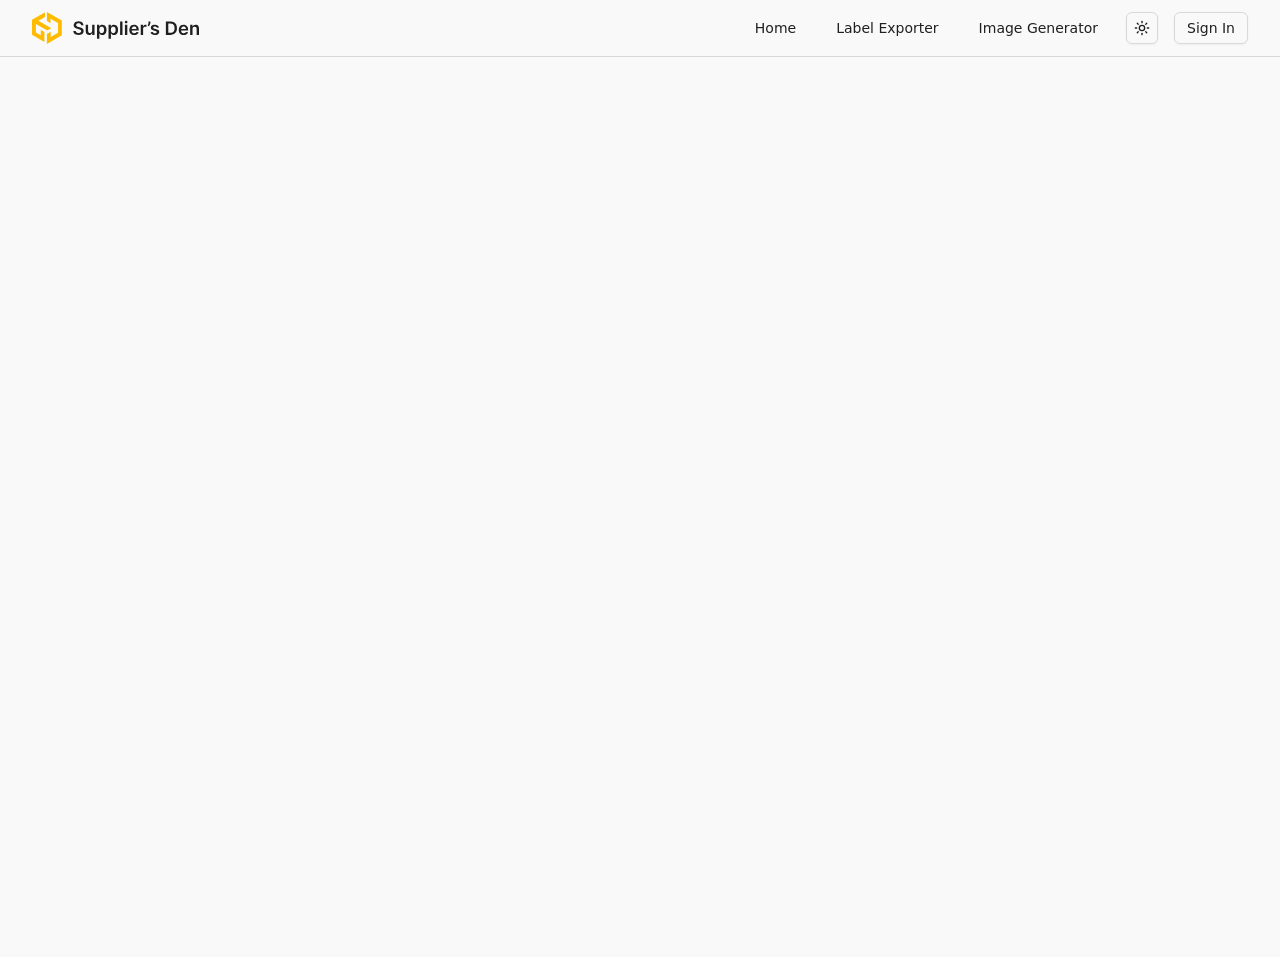
<file: suppliers-den.sa1.dev/sign-up.html>
<!DOCTYPE html><html lang="en">
<!-- Mirrored from suppliers-den.sa1.dev/sign-up by HTTrack Website Copier/3.x [XR&CO'2014], Tue, 23 Dec 2025 07:43:50 GMT -->
<!-- Added by HTTrack --><meta http-equiv="content-type" content="text/html;charset=utf-8" /><!-- /Added by HTTrack -->
<head><meta charSet="utf-8"/><meta name="viewport" content="width=device-width, initial-scale=1"/><link rel="stylesheet" href="_next/static/chunks/ca5f77b7e9c91232.css" data-precedence="next"/><link rel="preload" as="script" fetchPriority="low" href="_next/static/chunks/1a82a2409996dd82.js"/><script src="_next/static/chunks/86fe6f486d98ab3f.js" async=""></script><script src="_next/static/chunks/b0726a9367d5bb35.js" async=""></script><script src="_next/static/chunks/bb07e7ddbdb4dad6.js" async=""></script><script src="_next/static/chunks/da1ebc61b4c2a760.js" async=""></script><script src="_next/static/chunks/6e51ecdb07c8b626.js" async=""></script><script src="_next/static/chunks/turbopack-bfde65c5a8167703.js" async=""></script><script src="_next/static/chunks/ff1a16fafef87110.js" async=""></script><script src="_next/static/chunks/247eb132b7f7b574.js" async=""></script><script src="_next/static/chunks/1673f4c832a46a38.js" async=""></script><script src="_next/static/chunks/1cf7658bd90d3717.js" async=""></script><script src="_next/static/chunks/7206afe4a37d847f.js" async=""></script><script src="_next/static/chunks/3687c6a86c538021.js" async=""></script><script src="_next/static/chunks/4b72c59950a65407.js" async=""></script><script src="_next/static/chunks/0a0b90e4c0877f91.js" async=""></script><script src="_next/static/chunks/edc6f5111a80fd53.js" async=""></script><script src="_next/static/chunks/a77a1ce7c27a98f0.js" async=""></script><script src="../clerk.suppliers-den.sa1.dev/npm/%40clerk/clerk-js%405.117.0/dist/clerk.browser.js" data-clerk-js-script="true" async="" crossorigin="anonymous" data-clerk-publishable-key="pk_live_Y2xlcmsuc3VwcGxpZXJzLWRlbi5zYTEuZGV2JA"></script><link rel="preload" href="../www.googletagmanager.com/gtag/js762f?id=G-X58VXKHFR7" as="script"/><meta name="next-size-adjust" content=""/><title>Supplier&#x27;s Den</title><meta name="description" content="Extract and organize shipping labels from Meesho PDFs"/><link rel="icon" href="favicon850b.ico?favicon.0aa1ffed.ico" sizes="48x48" type="image/x-icon"/><script src="_next/static/chunks/a6dad97d9634a72d.js" noModule=""></script></head><body class="geist_a71539c9-module__T19VSG__variable geist_mono_8d43a2aa-module__8Li5zG__variable antialiased"><div hidden=""><!--$--><!--/$--></div><script>((a,b,c,d,e,f,g,h)=>{let i=document.documentElement,j=["light","dark"];function k(b){var c;(Array.isArray(a)?a:[a]).forEach(a=>{let c="class"===a,d=c&&f?e.map(a=>f[a]||a):e;c?(i.classList.remove(...d),i.classList.add(f&&f[b]?f[b]:b)):i.setAttribute(a,b)}),c=b,h&&j.includes(c)&&(i.style.colorScheme=c)}if(d)k(d);else try{let a=localStorage.getItem(b)||c,d=g&&"system"===a?window.matchMedia("(prefers-color-scheme: dark)").matches?"dark":"light":a;k(d)}catch(a){}})("class","theme","system",null,["light","dark"],null,true,true)</script><section aria-label="Notifications alt+T" tabindex="-1" aria-live="polite" aria-relevant="additions text" aria-atomic="false"></section><header class="sticky top-0 z-50 w-full border-b bg-background/95 backdrop-blur supports-backdrop-filter:bg-background/60"><div class="container flex h-14 max-w-screen-2xl items-center mx-auto px-4 md:px-6 lg:px-8"><a class="flex items-center space-x-2 mr-6" href="index.html"><svg width="537" height="102" viewBox="0 0 537 102" fill="none" xmlns="http://www.w3.org/2000/svg" class="h-8 w-auto"><path d="M156.551 41.8867C156.356 40.0569 155.532 38.6322 154.079 37.6126C152.641 36.5929 150.769 36.0831 148.464 36.0831C146.844 36.0831 145.454 36.3275 144.295 36.8164C143.135 37.3053 142.248 37.9687 141.634 38.8068C141.019 39.6449 140.705 40.6017 140.691 41.6772C140.691 42.5711 140.894 43.3464 141.299 44.0028C141.718 44.6593 142.283 45.218 142.996 45.679C143.708 46.1259 144.497 46.5031 145.363 46.8104C146.229 47.1177 147.102 47.3761 147.982 47.5856L152.005 48.5913C153.625 48.9684 155.183 49.4782 156.677 50.1207C158.186 50.7633 159.534 51.5734 160.721 52.5511C161.922 53.5289 162.872 54.7092 163.57 56.092C164.269 57.4748 164.618 59.0951 164.618 60.9528C164.618 63.467 163.975 65.6809 162.69 67.5945C161.405 69.4941 159.548 70.9817 157.117 72.0572C154.701 73.1187 151.775 73.6495 148.338 73.6495C145 73.6495 142.102 73.1327 139.643 72.0991C137.199 71.0655 135.286 69.5569 133.903 67.5735C132.534 65.5901 131.794 63.1737 131.682 60.3242H139.329C139.441 61.8188 139.902 63.0619 140.712 64.0536C141.522 65.0453 142.577 65.7856 143.876 66.2745C145.189 66.7634 146.655 67.0078 148.276 67.0078C149.966 67.0078 151.446 66.7564 152.717 66.2536C154.002 65.7367 155.008 65.0244 155.734 64.1165C156.461 63.1946 156.831 62.1191 156.845 60.8899C156.831 59.7725 156.503 58.8506 155.86 58.1243C155.218 57.384 154.317 56.7694 153.157 56.2805C152.012 55.7777 150.671 55.3307 149.135 54.9396L144.253 53.6825C140.719 52.7746 137.925 51.3988 135.872 49.555C133.833 47.6973 132.813 45.232 132.813 42.1591C132.813 39.6309 133.498 37.417 134.866 35.5174C136.249 33.6178 138.128 32.1442 140.502 31.0966C142.877 30.035 145.566 29.5043 148.569 29.5043C151.614 29.5043 154.282 30.035 156.572 31.0966C158.877 32.1442 160.686 33.6038 161.999 35.4755C163.312 37.3332 163.989 39.4703 164.031 41.8867H156.551ZM191.724 59.4652V40.8182H199.309V73H191.955V67.2802H191.619C190.893 69.082 189.699 70.5556 188.037 71.701C186.388 72.8464 184.356 73.419 181.94 73.419C179.831 73.419 177.966 72.9511 176.346 72.0153C174.739 71.0655 173.482 69.6896 172.574 67.8878C171.666 66.072 171.212 63.879 171.212 61.3089V40.8182H178.797V60.1357C178.797 62.175 179.356 63.7952 180.473 64.9964C181.591 66.1977 183.057 66.7983 184.873 66.7983C185.99 66.7983 187.073 66.5259 188.12 65.9812C189.168 65.4364 190.027 64.6263 190.698 63.5508C191.382 62.4613 191.724 61.0994 191.724 59.4652ZM207.108 85.0682V40.8182H214.567V46.1399H215.007C215.398 45.3577 215.95 44.5266 216.662 43.6467C217.374 42.7527 218.338 41.9915 219.553 41.3629C220.768 40.7204 222.319 40.3991 224.205 40.3991C226.691 40.3991 228.933 41.0347 230.93 42.3058C232.941 43.5629 234.534 45.4276 235.707 47.8999C236.894 50.3582 237.488 53.3752 237.488 56.951C237.488 60.4848 236.908 63.4879 235.749 65.9602C234.59 68.4325 233.011 70.3182 231.014 71.6172C229.016 72.9162 226.754 73.5657 224.225 73.5657C222.382 73.5657 220.852 73.2584 219.637 72.6438C218.422 72.0292 217.444 71.2889 216.704 70.4229C215.978 69.543 215.412 68.7119 215.007 67.9297H214.692V85.0682H207.108ZM214.546 56.9091C214.546 58.9903 214.839 60.8131 215.426 62.3775C216.026 63.9419 216.885 65.1641 218.003 66.044C219.134 66.91 220.503 67.343 222.109 67.343C223.786 67.343 225.189 66.8961 226.321 66.0021C227.452 65.0942 228.304 63.8581 228.877 62.2937C229.463 60.7153 229.757 58.9205 229.757 56.9091C229.757 54.9117 229.47 53.1378 228.898 51.5874C228.325 50.0369 227.473 48.8217 226.342 47.9418C225.21 47.0618 223.799 46.6218 222.109 46.6218C220.489 46.6218 219.113 47.0478 217.982 47.8999C216.85 48.7519 215.991 49.9461 215.405 51.4826C214.832 53.0191 214.546 54.8279 214.546 56.9091ZM243.983 85.0682V40.8182H251.442V46.1399H251.882C252.273 45.3577 252.825 44.5266 253.537 43.6467C254.249 42.7527 255.213 41.9915 256.428 41.3629C257.643 40.7204 259.194 40.3991 261.08 40.3991C263.566 40.3991 265.808 41.0347 267.805 42.3058C269.816 43.5629 271.409 45.4276 272.582 47.8999C273.769 50.3582 274.363 53.3752 274.363 56.951C274.363 60.4848 273.783 63.4879 272.624 65.9602C271.465 68.4325 269.886 70.3182 267.889 71.6172C265.891 72.9162 263.629 73.5657 261.1 73.5657C259.257 73.5657 257.727 73.2584 256.512 72.6438C255.297 72.0292 254.319 71.2889 253.579 70.4229C252.853 69.543 252.287 68.7119 251.882 67.9297H251.567V85.0682H243.983ZM251.421 56.9091C251.421 58.9903 251.714 60.8131 252.301 62.3775C252.901 63.9419 253.76 65.1641 254.878 66.044C256.009 66.91 257.378 67.343 258.984 67.343C260.661 67.343 262.064 66.8961 263.196 66.0021C264.327 65.0942 265.179 63.8581 265.752 62.2937C266.338 60.7153 266.632 58.9205 266.632 56.9091C266.632 54.9117 266.345 53.1378 265.773 51.5874C265.2 50.0369 264.348 48.8217 263.217 47.9418C262.085 47.0618 260.674 46.6218 258.984 46.6218C257.364 46.6218 255.988 47.0478 254.857 47.8999C253.725 48.7519 252.866 49.9461 252.28 51.4826C251.707 53.0191 251.421 54.8279 251.421 56.9091ZM288.442 30.0909V73H280.858V30.0909H288.442ZM296.242 73V40.8182H303.826V73H296.242ZM300.055 36.2507C298.854 36.2507 297.82 35.8526 296.954 35.0565C296.088 34.2463 295.655 33.2756 295.655 32.1442C295.655 30.9988 296.088 30.0281 296.954 29.2319C297.82 28.4218 298.854 28.0167 300.055 28.0167C301.27 28.0167 302.304 28.4218 303.156 29.2319C304.022 30.0281 304.455 30.9988 304.455 32.1442C304.455 33.2756 304.022 34.2463 303.156 35.0565C302.304 35.8526 301.27 36.2507 300.055 36.2507ZM325.873 73.6286C322.646 73.6286 319.86 72.9581 317.513 71.6172C315.18 70.2623 313.385 68.3487 312.128 65.8764C310.871 63.3902 310.243 60.4639 310.243 57.0977C310.243 53.7873 310.871 50.882 312.128 48.3817C313.399 45.8675 315.173 43.912 317.45 42.5153C319.727 41.1045 322.402 40.3991 325.475 40.3991C327.458 40.3991 329.33 40.7204 331.09 41.3629C332.864 41.9915 334.428 42.9692 335.783 44.2962C337.152 45.6231 338.227 47.3132 339.009 49.3665C339.792 51.4058 340.183 53.8362 340.183 56.6577V58.9833H313.805V53.8711H332.912C332.898 52.4184 332.584 51.1264 331.97 49.995C331.355 48.8497 330.496 47.9487 329.393 47.2923C328.303 46.6358 327.032 46.3075 325.579 46.3075C324.029 46.3075 322.667 46.6847 321.494 47.4389C320.32 48.1792 319.406 49.157 318.749 50.3722C318.107 51.5734 317.778 52.8933 317.764 54.332V58.7947C317.764 60.6664 318.107 62.2727 318.791 63.6136C319.475 64.9406 320.432 65.9602 321.661 66.6726C322.891 67.371 324.329 67.7202 325.977 67.7202C327.081 67.7202 328.08 67.5665 328.974 67.2592C329.867 66.938 330.643 66.4701 331.299 65.8555C331.956 65.2409 332.452 64.4796 332.787 63.5717L339.868 64.3679C339.421 66.2396 338.569 67.8738 337.312 69.2706C336.069 70.6534 334.477 71.7289 332.535 72.4972C330.594 73.2514 328.373 73.6286 325.873 73.6286ZM346.599 73V40.8182H353.953V46.1818H354.288C354.875 44.3241 355.881 42.8924 357.305 41.8867C358.744 40.8671 360.385 40.3572 362.229 40.3572C362.648 40.3572 363.116 40.3782 363.633 40.4201C364.164 40.448 364.604 40.4969 364.953 40.5668V47.5437C364.632 47.4319 364.122 47.3342 363.423 47.2504C362.739 47.1526 362.075 47.1037 361.433 47.1037C360.05 47.1037 358.807 47.404 357.704 48.0046C356.614 48.5913 355.755 49.4084 355.127 50.456C354.498 51.5036 354.184 52.7118 354.184 54.0806V73H346.599ZM377.403 30.0909V34.3651C377.403 35.5942 377.166 36.8723 376.691 38.1992C376.23 39.5122 375.595 40.7693 374.784 41.9705C373.974 43.1578 373.052 44.1774 372.019 45.0295L368.499 42.7457C369.267 41.5864 369.938 40.3363 370.51 38.9954C371.083 37.6405 371.369 36.111 371.369 34.407V30.0909H377.403ZM404.819 49.3246L397.905 50.0788C397.709 49.3804 397.367 48.724 396.878 48.1094C396.403 47.4948 395.761 46.9989 394.95 46.6218C394.14 46.2447 393.149 46.0561 391.975 46.0561C390.397 46.0561 389.07 46.3983 387.994 47.0827C386.933 47.7672 386.409 48.6541 386.423 49.7436C386.409 50.6795 386.751 51.4407 387.45 52.0273C388.162 52.614 389.335 53.0959 390.97 53.473L396.459 54.6463C399.504 55.3028 401.767 56.3434 403.247 57.7681C404.742 59.1928 405.496 61.0575 405.51 63.3622C405.496 65.3875 404.903 67.1754 403.729 68.7259C402.57 70.2623 400.957 71.4635 398.889 72.3295C396.822 73.1955 394.448 73.6286 391.766 73.6286C387.827 73.6286 384.656 72.8045 382.254 71.1562C379.851 69.4941 378.42 67.1824 377.959 64.2212L385.355 63.5089C385.69 64.9615 386.402 66.058 387.492 66.7983C388.581 67.5386 389.999 67.9087 391.745 67.9087C393.547 67.9087 394.992 67.5386 396.082 66.7983C397.185 66.058 397.737 65.1431 397.737 64.0536C397.737 63.1317 397.381 62.3705 396.669 61.7699C395.97 61.1693 394.881 60.7083 393.4 60.3871L387.911 59.2347C384.824 58.5922 382.54 57.5097 381.059 55.9872C379.579 54.4508 378.846 52.5092 378.86 50.1626C378.846 48.1792 379.383 46.4612 380.473 45.0085C381.576 43.5419 383.106 42.4105 385.061 41.6143C387.031 40.8042 389.3 40.3991 391.871 40.3991C395.642 40.3991 398.61 41.2023 400.775 42.8086C402.954 44.4149 404.302 46.5869 404.819 49.3246ZM441.275 73H426.734V30.0909H441.568C445.828 30.0909 449.488 30.9499 452.547 32.668C455.62 34.372 457.98 36.8234 459.628 40.022C461.277 43.2206 462.101 47.0478 462.101 51.5036C462.101 55.9732 461.27 59.8144 459.607 63.027C457.959 66.2396 455.578 68.7049 452.463 70.4229C449.362 72.141 445.633 73 441.275 73ZM434.507 66.2745H440.898C443.887 66.2745 446.38 65.7298 448.377 64.6403C450.375 63.5368 451.876 61.8956 452.882 59.7166C453.888 57.5237 454.39 54.786 454.39 51.5036C454.39 48.2211 453.888 45.4974 452.882 43.3324C451.876 41.1534 450.389 39.5262 448.419 38.4506C446.464 37.3612 444.033 36.8164 441.128 36.8164H434.507V66.2745ZM483.398 73.6286C480.172 73.6286 477.385 72.9581 475.038 71.6172C472.706 70.2623 470.911 68.3487 469.654 65.8764C468.397 63.3902 467.768 60.4639 467.768 57.0977C467.768 53.7873 468.397 50.882 469.654 48.3817C470.925 45.8675 472.699 43.912 474.975 42.5153C477.252 41.1045 479.927 40.3991 483 40.3991C484.983 40.3991 486.855 40.7204 488.615 41.3629C490.389 41.9915 491.953 42.9692 493.308 44.2962C494.677 45.6231 495.753 47.3132 496.535 49.3665C497.317 51.4058 497.708 53.8362 497.708 56.6577V58.9833H471.33V53.8711H490.438C490.424 52.4184 490.11 51.1264 489.495 49.995C488.88 48.8497 488.021 47.9487 486.918 47.2923C485.828 46.6358 484.557 46.3075 483.105 46.3075C481.554 46.3075 480.192 46.6847 479.019 47.4389C477.846 48.1792 476.931 49.157 476.275 50.3722C475.632 51.5734 475.304 52.8933 475.29 54.332V58.7947C475.29 60.6664 475.632 62.2727 476.316 63.6136C477.001 64.9406 477.958 65.9602 479.187 66.6726C480.416 67.371 481.855 67.7202 483.503 67.7202C484.606 67.7202 485.605 67.5665 486.499 67.2592C487.393 66.938 488.168 66.4701 488.825 65.8555C489.481 65.2409 489.977 64.4796 490.312 63.5717L497.394 64.3679C496.947 66.2396 496.095 67.8738 494.838 69.2706C493.595 70.6534 492.002 71.7289 490.061 72.4972C488.119 73.2514 485.898 73.6286 483.398 73.6286ZM511.709 54.1435V73H504.125V40.8182H511.374V46.2866H511.751C512.491 44.4847 513.672 43.053 515.292 41.9915C516.926 40.9299 518.944 40.3991 521.347 40.3991C523.568 40.3991 525.502 40.8741 527.15 41.8239C528.813 42.7737 530.098 44.1495 531.006 45.9513C531.927 47.7532 532.381 49.9392 532.367 52.5092V73H524.783V53.6825C524.783 51.5315 524.224 49.8484 523.107 48.6332C522.003 47.418 520.474 46.8104 518.518 46.8104C517.191 46.8104 516.011 47.1037 514.978 47.6903C513.958 48.263 513.155 49.0941 512.568 50.1836C511.995 51.2731 511.709 52.593 511.709 54.1435Z" fill="currentColor"></path><path d="M0 24.8068L40.5 1.42412L41.3512 0.924138V15.9241L20.5 27.9626L61.5 51.634L48.8731 58.9241L47.5 58.1314L12.5 37.9241V64.9752L28 73.9241V57.2369L28.5 57.5733L39.5 63.9241V95.2295L0 72.4241V24.8068Z" fill="#FFBB00"></path><path d="M47.5 101.924V70.4241V69.9201L59.6173 62.9241V79.9241L83 66.4241V35.2805L59 21.4241V35.5637L58 34.9863L47.5 28.9241V0L95 27.4241V74.5L47.5 101.924Z" fill="#FFBB00"></path></svg></a><nav class="hidden md:flex items-center space-x-4 text-sm font-medium ml-auto"><a data-slot="button" class="inline-flex items-center justify-center whitespace-nowrap text-sm font-medium transition-all disabled:pointer-events-none disabled:opacity-50 [&amp;_svg]:pointer-events-none [&amp;_svg:not([class*=&#x27;size-&#x27;])]:size-4 shrink-0 [&amp;_svg]:shrink-0 outline-none focus-visible:border-ring focus-visible:ring-ring/50 focus-visible:ring-[3px] aria-invalid:ring-destructive/20 dark:aria-invalid:ring-destructive/40 aria-invalid:border-destructive hover:bg-accent hover:text-accent-foreground dark:hover:bg-accent/50 h-8 rounded-md gap-1.5 px-3 has-[&gt;svg]:px-2.5" href="index.html">Home</a><a data-slot="button" class="inline-flex items-center justify-center whitespace-nowrap text-sm font-medium transition-all disabled:pointer-events-none disabled:opacity-50 [&amp;_svg]:pointer-events-none [&amp;_svg:not([class*=&#x27;size-&#x27;])]:size-4 shrink-0 [&amp;_svg]:shrink-0 outline-none focus-visible:border-ring focus-visible:ring-ring/50 focus-visible:ring-[3px] aria-invalid:ring-destructive/20 dark:aria-invalid:ring-destructive/40 aria-invalid:border-destructive hover:bg-accent hover:text-accent-foreground dark:hover:bg-accent/50 h-8 rounded-md gap-1.5 px-3 has-[&gt;svg]:px-2.5" href="sign-in07b4.html">Label Exporter</a><a data-slot="button" class="inline-flex items-center justify-center whitespace-nowrap text-sm font-medium transition-all disabled:pointer-events-none disabled:opacity-50 [&amp;_svg]:pointer-events-none [&amp;_svg:not([class*=&#x27;size-&#x27;])]:size-4 shrink-0 [&amp;_svg]:shrink-0 outline-none focus-visible:border-ring focus-visible:ring-ring/50 focus-visible:ring-[3px] aria-invalid:ring-destructive/20 dark:aria-invalid:ring-destructive/40 aria-invalid:border-destructive hover:bg-accent hover:text-accent-foreground dark:hover:bg-accent/50 h-8 rounded-md gap-1.5 px-3 has-[&gt;svg]:px-2.5" href="sign-in4eee.html">Image Generator</a><button data-slot="dropdown-menu-trigger" class="inline-flex items-center justify-center gap-2 whitespace-nowrap rounded-md text-sm font-medium transition-all disabled:pointer-events-none disabled:opacity-50 [&amp;_svg]:pointer-events-none [&amp;_svg:not([class*=&#x27;size-&#x27;])]:size-4 shrink-0 [&amp;_svg]:shrink-0 outline-none focus-visible:border-ring focus-visible:ring-ring/50 focus-visible:ring-[3px] aria-invalid:ring-destructive/20 dark:aria-invalid:ring-destructive/40 aria-invalid:border-destructive border bg-background shadow-xs hover:bg-accent hover:text-accent-foreground dark:bg-input/30 dark:border-input dark:hover:bg-input/50 size-8" type="button" id="radix-_R_15afb_" aria-haspopup="menu" aria-expanded="false" data-state="closed"><svg xmlns="http://www.w3.org/2000/svg" width="24" height="24" viewBox="0 0 24 24" fill="none" stroke="currentColor" stroke-width="2" stroke-linecap="round" stroke-linejoin="round" class="lucide lucide-sun h-[1.2rem] w-[1.2rem] scale-100 rotate-0 transition-all dark:scale-0 dark:-rotate-90" aria-hidden="true"><circle cx="12" cy="12" r="4"></circle><path d="M12 2v2"></path><path d="M12 20v2"></path><path d="m4.93 4.93 1.41 1.41"></path><path d="m17.66 17.66 1.41 1.41"></path><path d="M2 12h2"></path><path d="M20 12h2"></path><path d="m6.34 17.66-1.41 1.41"></path><path d="m19.07 4.93-1.41 1.41"></path></svg><svg xmlns="http://www.w3.org/2000/svg" width="24" height="24" viewBox="0 0 24 24" fill="none" stroke="currentColor" stroke-width="2" stroke-linecap="round" stroke-linejoin="round" class="lucide lucide-moon absolute h-[1.2rem] w-[1.2rem] scale-0 rotate-90 transition-all dark:scale-100 dark:rotate-0" aria-hidden="true"><path d="M20.985 12.486a9 9 0 1 1-9.473-9.472c.405-.022.617.46.402.803a6 6 0 0 0 8.268 8.268c.344-.215.825-.004.803.401"></path></svg><span class="sr-only">Toggle theme</span></button><button data-slot="button" class="inline-flex items-center justify-center whitespace-nowrap text-sm font-medium transition-all disabled:pointer-events-none disabled:opacity-50 [&amp;_svg]:pointer-events-none [&amp;_svg:not([class*=&#x27;size-&#x27;])]:size-4 shrink-0 [&amp;_svg]:shrink-0 outline-none focus-visible:border-ring focus-visible:ring-ring/50 focus-visible:ring-[3px] aria-invalid:ring-destructive/20 dark:aria-invalid:ring-destructive/40 aria-invalid:border-destructive border bg-background shadow-xs hover:bg-accent hover:text-accent-foreground dark:bg-input/30 dark:border-input dark:hover:bg-input/50 h-8 rounded-md gap-1.5 px-3 has-[&gt;svg]:px-2.5" component="SignInButton">Sign In</button></nav><div class="flex md:hidden items-center ml-auto gap-2"><button data-slot="dropdown-menu-trigger" class="inline-flex items-center justify-center gap-2 whitespace-nowrap rounded-md text-sm font-medium transition-all disabled:pointer-events-none disabled:opacity-50 [&amp;_svg]:pointer-events-none [&amp;_svg:not([class*=&#x27;size-&#x27;])]:size-4 shrink-0 [&amp;_svg]:shrink-0 outline-none focus-visible:border-ring focus-visible:ring-ring/50 focus-visible:ring-[3px] aria-invalid:ring-destructive/20 dark:aria-invalid:ring-destructive/40 aria-invalid:border-destructive border bg-background shadow-xs hover:bg-accent hover:text-accent-foreground dark:bg-input/30 dark:border-input dark:hover:bg-input/50 size-8" type="button" id="radix-_R_fafb_" aria-haspopup="menu" aria-expanded="false" data-state="closed"><svg xmlns="http://www.w3.org/2000/svg" width="24" height="24" viewBox="0 0 24 24" fill="none" stroke="currentColor" stroke-width="2" stroke-linecap="round" stroke-linejoin="round" class="lucide lucide-sun h-[1.2rem] w-[1.2rem] scale-100 rotate-0 transition-all dark:scale-0 dark:-rotate-90" aria-hidden="true"><circle cx="12" cy="12" r="4"></circle><path d="M12 2v2"></path><path d="M12 20v2"></path><path d="m4.93 4.93 1.41 1.41"></path><path d="m17.66 17.66 1.41 1.41"></path><path d="M2 12h2"></path><path d="M20 12h2"></path><path d="m6.34 17.66-1.41 1.41"></path><path d="m19.07 4.93-1.41 1.41"></path></svg><svg xmlns="http://www.w3.org/2000/svg" width="24" height="24" viewBox="0 0 24 24" fill="none" stroke="currentColor" stroke-width="2" stroke-linecap="round" stroke-linejoin="round" class="lucide lucide-moon absolute h-[1.2rem] w-[1.2rem] scale-0 rotate-90 transition-all dark:scale-100 dark:rotate-0" aria-hidden="true"><path d="M20.985 12.486a9 9 0 1 1-9.473-9.472c.405-.022.617.46.402.803a6 6 0 0 0 8.268 8.268c.344-.215.825-.004.803.401"></path></svg><span class="sr-only">Toggle theme</span></button><button data-slot="button" class="inline-flex items-center justify-center whitespace-nowrap text-sm font-medium transition-all disabled:pointer-events-none disabled:opacity-50 [&amp;_svg]:pointer-events-none [&amp;_svg:not([class*=&#x27;size-&#x27;])]:size-4 shrink-0 [&amp;_svg]:shrink-0 outline-none focus-visible:border-ring focus-visible:ring-ring/50 focus-visible:ring-[3px] aria-invalid:ring-destructive/20 dark:aria-invalid:ring-destructive/40 aria-invalid:border-destructive border bg-background shadow-xs hover:bg-accent hover:text-accent-foreground dark:bg-input/30 dark:border-input dark:hover:bg-input/50 h-8 rounded-md gap-1.5 px-3 has-[&gt;svg]:px-2.5" component="SignInButton">Sign In</button><button data-slot="button" class="inline-flex items-center justify-center gap-2 whitespace-nowrap rounded-md text-sm font-medium transition-all disabled:pointer-events-none disabled:opacity-50 [&amp;_svg]:pointer-events-none [&amp;_svg:not([class*=&#x27;size-&#x27;])]:size-4 shrink-0 [&amp;_svg]:shrink-0 outline-none focus-visible:border-ring focus-visible:ring-ring/50 focus-visible:ring-[3px] aria-invalid:ring-destructive/20 dark:aria-invalid:ring-destructive/40 aria-invalid:border-destructive hover:bg-accent hover:text-accent-foreground dark:hover:bg-accent/50 size-9" type="button" aria-haspopup="dialog" aria-expanded="false" aria-controls="radix-_R_17afb_" data-state="closed"><svg xmlns="http://www.w3.org/2000/svg" width="24" height="24" viewBox="0 0 24 24" fill="none" stroke="currentColor" stroke-width="2" stroke-linecap="round" stroke-linejoin="round" class="lucide lucide-menu h-5 w-5" aria-hidden="true"><path d="M4 5h16"></path><path d="M4 12h16"></path><path d="M4 19h16"></path></svg><span class="sr-only">Toggle menu</span></button></div></div></header><!--$--><main class="flex min-h-screen items-center justify-center"><!--$--><!--/$--></main><!--/$--><script src="_next/static/chunks/1a82a2409996dd82.js" id="_R_" async=""></script><script>(self.__next_f=self.__next_f||[]).push([0])</script><script>self.__next_f.push([1,"1:\"$Sreact.fragment\"\n3:I[39756,[\"/_next/static/chunks/ff1a16fafef87110.js\",\"/_next/static/chunks/247eb132b7f7b574.js\"],\"default\"]\n4:I[37457,[\"/_next/static/chunks/ff1a16fafef87110.js\",\"/_next/static/chunks/247eb132b7f7b574.js\"],\"default\"]\n5:I[89313,[\"/_next/static/chunks/1673f4c832a46a38.js\",\"/_next/static/chunks/1cf7658bd90d3717.js\",\"/_next/static/chunks/7206afe4a37d847f.js\",\"/_next/static/chunks/3687c6a86c538021.js\",\"/_next/static/chunks/4b72c59950a65407.js\",\"/_next/static/chunks/0a0b90e4c0877f91.js\",\"/_next/static/chunks/edc6f5111a80fd53.js\",\"/_next/static/chunks/a77a1ce7c27a98f0.js\"],\"default\"]\n6:I[58072,[\"/_next/static/chunks/1673f4c832a46a38.js\",\"/_next/static/chunks/1cf7658bd90d3717.js\",\"/_next/static/chunks/7206afe4a37d847f.js\",\"/_next/static/chunks/3687c6a86c538021.js\",\"/_next/static/chunks/4b72c59950a65407.js\",\"/_next/static/chunks/0a0b90e4c0877f91.js\",\"/_next/static/chunks/edc6f5111a80fd53.js\"],\"SignUp\"]\n7:I[97367,[\"/_next/static/chunks/ff1a16fafef87110.js\",\"/_next/static/chunks/247eb132b7f7b574.js\"],\"OutletBoundary\"]\n8:\"$Sreact.suspense\"\na:I[97367,[\"/_next/static/chunks/ff1a16fafef87110.js\",\"/_next/static/chunks/247eb132b7f7b574.js\"],\"ViewportBoundary\"]\nc:I[97367,[\"/_next/static/chunks/ff1a16fafef87110.js\",\"/_next/static/chunks/247eb132b7f7b574.js\"],\"MetadataBoundary\"]\ne:I[68027,[],\"default\"]\nf:I[41895,[\"/_next/static/chunks/1673f4c832a46a38.js\",\"/_next/static/chunks/1cf7658bd90d3717.js\",\"/_next/static/chunks/7206afe4a37d847f.js\",\"/_next/static/chunks/3687c6a86c538021.js\",\"/_next/static/chunks/4b72c59950a65407.js\",\"/_next/static/chunks/0a0b90e4c0877f91.js\",\"/_next/static/chunks/edc6f5111a80fd53.js\"],\"ClientClerkProvider\"]\n10:I[5849,[\"/_next/static/chunks/1673f4c832a46a38.js\",\"/_next/static/chunks/1cf7658bd90d3717.js\",\"/_next/static/chunks/7206afe4a37d847f.js\",\"/_next/static/chunks/3687c6a86c538021.js\",\"/_next/static/chunks/4b72c59950a65407.js\",\"/_next/static/chunks/0a0b90e4c0877f91.js\",\"/_next/static/chunks/edc6f5111a80fd53.js\"],\"ThemeProvider\"]\n11:I[32222,[\"/_next/static/chunks/1673f4c832a46a38.js\",\"/_next/static/chunks/1cf7658bd90d3717.js\",\"/_next/static/chunks/7206afe4a37d847f.js\",\"/_next/static/chunks/3687c6a86c538021.js\",\"/_next/static/chunks/4b72c59950a65407.js\",\"/_next/static/chunks/0a0b90e4c0877f91.js\",\"/_next/static/chunks/edc6f5111a80fd53.js\"],\"Toaster\"]\n13:I[54576,[\"/_next/static/chunks/1673f4c832a46a38.js\",\"/_next/static/chunks/1cf7658bd90d3717.js\",\"/_next/static/chunks/7206afe4a37d847f.js\",\"/_next/static/chunks/3687c6a86c538021.js\",\"/_next/static/chunks/4b72c59950a65407.js\",\"/_next/static/chunks/0a0b90e4c0877f91.js\",\"/_next/static/chunks/edc6f5111a80fd53.js\"],\"GoogleAnalytics\"]\n14:I[22016,[\"/_next/static/chunks/1673f4c832a46a38.js\",\"/_next/static/chunks/1cf7658bd90d3717.js\",\"/_next/static/chunks/7206afe4a37d847f.js\",\"/_next/static/chunks/3687c6a86c538021.js\",\"/_next/static/chunks/4b72c59950a65407.js\",\"/_next/static/chunks/0a0b90e4c0877f91.js\",\"/_next/static/chunks/edc6f5111a80fd53.js\"],\"\"]\n1a:I[68538,[\"/_next/static/chunks/1673f4c832a46a38.js\",\"/_next/static/chunks/1cf7658bd90d3717.js\",\"/_next/static/chunks/7206afe4a37d847f.js\",\"/_next/static/chunks/3687c6a86c538021.js\",\"/_next/static/chunks/4b72c59950a65407.js\",\"/_next/static/chunks/0a0b90e4c0877f91.js\",\"/_next/static/chunks/edc6f5111a80fd53.js\"],\"ThemeToggle\"]\n1f:I[5718,[\"/_next/static/chunks/1673f4c832a46a38.js\",\"/_next/static/chunks/1cf7658bd90d3717.js\",\"/_next/static/chunks/7206afe4a37d847f.js\",\"/_next/static/chunks/3687c6a86c538021.js\",\"/_next/static/chunks/4b72c59950a65407.js\",\"/_next/static/chunks/0a0b90e4c0877f91.js\",\"/_next/static/chunks/edc6f5111a80fd53.js\"],\"Sheet\"]\n20:I[5718,[\"/_next/static/chunks/1673f4c832a46a38.js\",\"/_next/static/chunks/1cf7658bd90d3717.js\",\"/_next/static/chunks/7206afe4a37d847f.js\",\"/_next/static/chunks/3687c6a86c538021.js\",\"/_next/static/chunks/4b72c59950a65407.js\",\"/_next/static/chunks/0a0b90e4c0877f91.js\",\"/_next/static/chunks/edc6f5111a80fd53.js\"],\"SheetTrigger\"]\n21:I[5718,[\"/_next/static/chunks/1673f4c832a46a38.js\",\"/_next/static/chunks/1cf7658bd90d3717.js\",\"/_next/static/chunks/7206afe4a37d847f.js\",\"/_next/"])</script><script>self.__next_f.push([1,"static/chunks/3687c6a86c538021.js\",\"/_next/static/chunks/4b72c59950a65407.js\",\"/_next/static/chunks/0a0b90e4c0877f91.js\",\"/_next/static/chunks/edc6f5111a80fd53.js\"],\"SheetContent\"]\n22:I[5718,[\"/_next/static/chunks/1673f4c832a46a38.js\",\"/_next/static/chunks/1cf7658bd90d3717.js\",\"/_next/static/chunks/7206afe4a37d847f.js\",\"/_next/static/chunks/3687c6a86c538021.js\",\"/_next/static/chunks/4b72c59950a65407.js\",\"/_next/static/chunks/0a0b90e4c0877f91.js\",\"/_next/static/chunks/edc6f5111a80fd53.js\"],\"SheetHeader\"]\n23:I[5718,[\"/_next/static/chunks/1673f4c832a46a38.js\",\"/_next/static/chunks/1cf7658bd90d3717.js\",\"/_next/static/chunks/7206afe4a37d847f.js\",\"/_next/static/chunks/3687c6a86c538021.js\",\"/_next/static/chunks/4b72c59950a65407.js\",\"/_next/static/chunks/0a0b90e4c0877f91.js\",\"/_next/static/chunks/edc6f5111a80fd53.js\"],\"SheetTitle\"]\n24:I[58072,[\"/_next/static/chunks/1673f4c832a46a38.js\",\"/_next/static/chunks/1cf7658bd90d3717.js\",\"/_next/static/chunks/7206afe4a37d847f.js\",\"/_next/static/chunks/3687c6a86c538021.js\",\"/_next/static/chunks/4b72c59950a65407.js\",\"/_next/static/chunks/0a0b90e4c0877f91.js\",\"/_next/static/chunks/edc6f5111a80fd53.js\"],\"SignInButton\"]\n25:I[27201,[\"/_next/static/chunks/ff1a16fafef87110.js\",\"/_next/static/chunks/247eb132b7f7b574.js\"],\"IconMark\"]\n:HL[\"/_next/static/chunks/ca5f77b7e9c91232.css\",\"style\"]\n:HL[\"/_next/static/media/797e433ab948586e-s.p.dbea232f.woff2\",\"font\",{\"crossOrigin\":\"\",\"type\":\"font/woff2\"}]\n:HL[\"/_next/static/media/caa3a2e1cccd8315-s.p.853070df.woff2\",\"font\",{\"crossOrigin\":\"\",\"type\":\"font/woff2\"}]\n"])</script><script>self.__next_f.push([1,"0:{\"P\":null,\"b\":\"_m2kQ8TZEbeq359AtLUyp\",\"c\":[\"\",\"sign-up\"],\"q\":\"\",\"i\":false,\"f\":[[[\"\",{\"children\":[\"(auth)\",{\"children\":[\"sign-up\",{\"children\":[[\"sign-up\",\"\",\"oc\"],{\"children\":[\"__PAGE__\",{}]}]}]}]},\"$undefined\",\"$undefined\",true],[[\"$\",\"$1\",\"c\",{\"children\":[[[\"$\",\"link\",\"0\",{\"rel\":\"stylesheet\",\"href\":\"/_next/static/chunks/ca5f77b7e9c91232.css\",\"precedence\":\"next\",\"crossOrigin\":\"$undefined\",\"nonce\":\"$undefined\"}],[\"$\",\"script\",\"script-0\",{\"src\":\"/_next/static/chunks/1673f4c832a46a38.js\",\"async\":true,\"nonce\":\"$undefined\"}],[\"$\",\"script\",\"script-1\",{\"src\":\"/_next/static/chunks/1cf7658bd90d3717.js\",\"async\":true,\"nonce\":\"$undefined\"}],[\"$\",\"script\",\"script-2\",{\"src\":\"/_next/static/chunks/7206afe4a37d847f.js\",\"async\":true,\"nonce\":\"$undefined\"}],[\"$\",\"script\",\"script-3\",{\"src\":\"/_next/static/chunks/3687c6a86c538021.js\",\"async\":true,\"nonce\":\"$undefined\"}],[\"$\",\"script\",\"script-4\",{\"src\":\"/_next/static/chunks/4b72c59950a65407.js\",\"async\":true,\"nonce\":\"$undefined\"}],[\"$\",\"script\",\"script-5\",{\"src\":\"/_next/static/chunks/0a0b90e4c0877f91.js\",\"async\":true,\"nonce\":\"$undefined\"}],[\"$\",\"script\",\"script-6\",{\"src\":\"/_next/static/chunks/edc6f5111a80fd53.js\",\"async\":true,\"nonce\":\"$undefined\"}]],\"$L2\"]}],{\"children\":[[\"$\",\"$1\",\"c\",{\"children\":[null,[\"$\",\"main\",null,{\"className\":\"flex min-h-screen items-center justify-center\",\"children\":[\"$\",\"$L3\",null,{\"parallelRouterKey\":\"children\",\"error\":\"$undefined\",\"errorStyles\":\"$undefined\",\"errorScripts\":\"$undefined\",\"template\":[\"$\",\"$L4\",null,{}],\"templateStyles\":\"$undefined\",\"templateScripts\":\"$undefined\",\"notFound\":[[\"$\",\"$L5\",null,{}],[]],\"forbidden\":\"$undefined\",\"unauthorized\":\"$undefined\"}]}]]}],{\"children\":[[\"$\",\"$1\",\"c\",{\"children\":[null,[\"$\",\"$L3\",null,{\"parallelRouterKey\":\"children\",\"error\":\"$undefined\",\"errorStyles\":\"$undefined\",\"errorScripts\":\"$undefined\",\"template\":[\"$\",\"$L4\",null,{}],\"templateStyles\":\"$undefined\",\"templateScripts\":\"$undefined\",\"notFound\":\"$undefined\",\"forbidden\":\"$undefined\",\"unauthorized\":\"$undefined\"}]]}],{\"children\":[[\"$\",\"$1\",\"c\",{\"children\":[null,[\"$\",\"$L3\",null,{\"parallelRouterKey\":\"children\",\"error\":\"$undefined\",\"errorStyles\":\"$undefined\",\"errorScripts\":\"$undefined\",\"template\":[\"$\",\"$L4\",null,{}],\"templateStyles\":\"$undefined\",\"templateScripts\":\"$undefined\",\"notFound\":\"$undefined\",\"forbidden\":\"$undefined\",\"unauthorized\":\"$undefined\"}]]}],{\"children\":[[\"$\",\"$1\",\"c\",{\"children\":[[\"$\",\"$L6\",null,{\"signInUrl\":\"/sign-in\",\"waitlistUrl\":\"/waitlist\"}],null,[\"$\",\"$L7\",null,{\"children\":[\"$\",\"$8\",null,{\"name\":\"Next.MetadataOutlet\",\"children\":\"$@9\"}]}]]}],{},null,false,false]},null,false,false]},null,false,false]},null,false,false]},[[\"$\",\"div\",\"l\",{\"className\":\"flex flex-1 flex-col items-center justify-center p-4 min-h-[50vh] h-[calc(100vh-4rem)]\",\"children\":[\"$\",\"div\",null,{\"className\":\"text-center space-y-2\",\"children\":[[\"$\",\"svg\",null,{\"ref\":\"$undefined\",\"xmlns\":\"../www.w3.org/2000/svg.html\",\"width\":24,\"height\":24,\"viewBox\":\"0 0 24 24\",\"fill\":\"none\",\"stroke\":\"currentColor\",\"strokeWidth\":2,\"strokeLinecap\":\"round\",\"strokeLinejoin\":\"round\",\"className\":\"lucide lucide-loader-circle animate-spin mx-auto size-8\",\"role\":\"status\",\"aria-label\":\"Loading\",\"children\":[[\"$\",\"path\",\"13zald\",{\"d\":\"M21 12a9 9 0 1 1-6.219-8.56\"}],\"$undefined\"]}],[\"$\",\"h2\",null,{\"className\":\"text-lg font-medium text-muted-foreground\",\"children\":\"Loading...\"}],\"$undefined\",\"$undefined\"]}]}],[],[]],false,false],[\"$\",\"$1\",\"h\",{\"children\":[null,[\"$\",\"$La\",null,{\"children\":\"$@b\"}],[\"$\",\"div\",null,{\"hidden\":true,\"children\":[\"$\",\"$Lc\",null,{\"children\":[\"$\",\"$8\",null,{\"name\":\"Next.Metadata\",\"children\":\"$@d\"}]}]}],[\"$\",\"meta\",null,{\"name\":\"next-size-adjust\",\"content\":\"\"}]]}],false]],\"m\":\"$undefined\",\"G\":[\"$e\",[]],\"S\":false}\n"])</script><script>self.__next_f.push([1,"2:[\"$\",\"$Lf\",null,{\"appearance\":{\"theme\":{\"name\":\"shadcn\",\"cssLayerName\":\"components\",\"variables\":{\"colorBackground\":\"var(--card)\",\"colorDanger\":\"var(--destructive)\",\"colorForeground\":\"var(--card-foreground)\",\"colorInput\":\"var(--input)\",\"colorInputForeground\":\"var(--card-foreground)\",\"colorModalBackdrop\":\"var(--color-black)\",\"colorMuted\":\"var(--muted)\",\"colorMutedForeground\":\"var(--muted-foreground)\",\"colorNeutral\":\"var(--foreground)\",\"colorPrimary\":\"var(--primary)\",\"colorPrimaryForeground\":\"var(--primary-foreground)\",\"colorRing\":\"var(--ring)\",\"fontWeight\":{\"normal\":\"var(--font-weight-normal)\",\"medium\":\"var(--font-weight-medium)\",\"semibold\":\"var(--font-weight-semibold)\",\"bold\":\"var(--font-weight-semibold)\"}},\"elements\":{\"input\":\"bg-transparent dark:bg-input/30\",\"cardBox\":\"shadow-sm border\",\"popoverBox\":\"shadow-sm border\",\"button\":{\"\u0026[data-variant=\\\"solid\\\"]::after\":{\"display\":\"none\"}},\"providerIcon__apple\":\"dark:invert\",\"providerIcon__github\":\"dark:invert\",\"providerIcon__okx_wallet\":\"dark:invert\",\"providerIcon__vercel\":\"dark:invert\"},\"__type\":\"prebuilt_appearance\"}},\"publishableKey\":\"pk_live_Y2xlcmsuc3VwcGxpZXJzLWRlbi5zYTEuZGV2JA\",\"clerkJSUrl\":\"$undefined\",\"clerkJSVersion\":\"$undefined\",\"proxyUrl\":\"\",\"domain\":\"\",\"isSatellite\":false,\"signInUrl\":\"\",\"signUpUrl\":\"\",\"signInForceRedirectUrl\":\"\",\"signUpForceRedirectUrl\":\"\",\"signInFallbackRedirectUrl\":\"\",\"signUpFallbackRedirectUrl\":\"\",\"afterSignInUrl\":\"\",\"afterSignUpUrl\":\"\",\"newSubscriptionRedirectUrl\":\"\",\"telemetry\":{\"disabled\":false,\"debug\":false},\"sdkMetadata\":{\"name\":\"@clerk/nextjs\",\"version\":\"6.36.4\",\"environment\":\"production\"},\"nonce\":\"\",\"initialState\":null,\"children\":[\"$\",\"html\",null,{\"lang\":\"en\",\"suppressHydrationWarning\":true,\"children\":[[\"$\",\"body\",null,{\"className\":\"geist_a71539c9-module__T19VSG__variable geist_mono_8d43a2aa-module__8Li5zG__variable antialiased\",\"children\":[\"$\",\"$L10\",null,{\"attribute\":\"class\",\"defaultTheme\":\"system\",\"enableSystem\":true,\"disableTransitionOnChange\":true,\"children\":[[\"$\",\"$L11\",null,{}],\"$L12\",[\"$\",\"$L3\",null,{\"parallelRouterKey\":\"children\",\"error\":\"$undefined\",\"errorStyles\":\"$undefined\",\"errorScripts\":\"$undefined\",\"template\":[\"$\",\"$L4\",null,{}],\"templateStyles\":\"$undefined\",\"templateScripts\":\"$undefined\",\"notFound\":[[\"$\",\"$L5\",null,{}],[]],\"forbidden\":\"$undefined\",\"unauthorized\":\"$undefined\"}]]}]}],[\"$\",\"$L13\",null,{\"gaId\":\"G-X58VXKHFR7\"}]]}]}]\n"])</script><script>self.__next_f.push([1,"15:T2b5e,"])</script><script>self.__next_f.push([1,"M156.551 41.8867C156.356 40.0569 155.532 38.6322 154.079 37.6126C152.641 36.5929 150.769 36.0831 148.464 36.0831C146.844 36.0831 145.454 36.3275 144.295 36.8164C143.135 37.3053 142.248 37.9687 141.634 38.8068C141.019 39.6449 140.705 40.6017 140.691 41.6772C140.691 42.5711 140.894 43.3464 141.299 44.0028C141.718 44.6593 142.283 45.218 142.996 45.679C143.708 46.1259 144.497 46.5031 145.363 46.8104C146.229 47.1177 147.102 47.3761 147.982 47.5856L152.005 48.5913C153.625 48.9684 155.183 49.4782 156.677 50.1207C158.186 50.7633 159.534 51.5734 160.721 52.5511C161.922 53.5289 162.872 54.7092 163.57 56.092C164.269 57.4748 164.618 59.0951 164.618 60.9528C164.618 63.467 163.975 65.6809 162.69 67.5945C161.405 69.4941 159.548 70.9817 157.117 72.0572C154.701 73.1187 151.775 73.6495 148.338 73.6495C145 73.6495 142.102 73.1327 139.643 72.0991C137.199 71.0655 135.286 69.5569 133.903 67.5735C132.534 65.5901 131.794 63.1737 131.682 60.3242H139.329C139.441 61.8188 139.902 63.0619 140.712 64.0536C141.522 65.0453 142.577 65.7856 143.876 66.2745C145.189 66.7634 146.655 67.0078 148.276 67.0078C149.966 67.0078 151.446 66.7564 152.717 66.2536C154.002 65.7367 155.008 65.0244 155.734 64.1165C156.461 63.1946 156.831 62.1191 156.845 60.8899C156.831 59.7725 156.503 58.8506 155.86 58.1243C155.218 57.384 154.317 56.7694 153.157 56.2805C152.012 55.7777 150.671 55.3307 149.135 54.9396L144.253 53.6825C140.719 52.7746 137.925 51.3988 135.872 49.555C133.833 47.6973 132.813 45.232 132.813 42.1591C132.813 39.6309 133.498 37.417 134.866 35.5174C136.249 33.6178 138.128 32.1442 140.502 31.0966C142.877 30.035 145.566 29.5043 148.569 29.5043C151.614 29.5043 154.282 30.035 156.572 31.0966C158.877 32.1442 160.686 33.6038 161.999 35.4755C163.312 37.3332 163.989 39.4703 164.031 41.8867H156.551ZM191.724 59.4652V40.8182H199.309V73H191.955V67.2802H191.619C190.893 69.082 189.699 70.5556 188.037 71.701C186.388 72.8464 184.356 73.419 181.94 73.419C179.831 73.419 177.966 72.9511 176.346 72.0153C174.739 71.0655 173.482 69.6896 172.574 67.8878C171.666 66.072 171.212 63.879 171.212 61.3089V40.8182H178.797V60.1357C178.797 62.175 179.356 63.7952 180.473 64.9964C181.591 66.1977 183.057 66.7983 184.873 66.7983C185.99 66.7983 187.073 66.5259 188.12 65.9812C189.168 65.4364 190.027 64.6263 190.698 63.5508C191.382 62.4613 191.724 61.0994 191.724 59.4652ZM207.108 85.0682V40.8182H214.567V46.1399H215.007C215.398 45.3577 215.95 44.5266 216.662 43.6467C217.374 42.7527 218.338 41.9915 219.553 41.3629C220.768 40.7204 222.319 40.3991 224.205 40.3991C226.691 40.3991 228.933 41.0347 230.93 42.3058C232.941 43.5629 234.534 45.4276 235.707 47.8999C236.894 50.3582 237.488 53.3752 237.488 56.951C237.488 60.4848 236.908 63.4879 235.749 65.9602C234.59 68.4325 233.011 70.3182 231.014 71.6172C229.016 72.9162 226.754 73.5657 224.225 73.5657C222.382 73.5657 220.852 73.2584 219.637 72.6438C218.422 72.0292 217.444 71.2889 216.704 70.4229C215.978 69.543 215.412 68.7119 215.007 67.9297H214.692V85.0682H207.108ZM214.546 56.9091C214.546 58.9903 214.839 60.8131 215.426 62.3775C216.026 63.9419 216.885 65.1641 218.003 66.044C219.134 66.91 220.503 67.343 222.109 67.343C223.786 67.343 225.189 66.8961 226.321 66.0021C227.452 65.0942 228.304 63.8581 228.877 62.2937C229.463 60.7153 229.757 58.9205 229.757 56.9091C229.757 54.9117 229.47 53.1378 228.898 51.5874C228.325 50.0369 227.473 48.8217 226.342 47.9418C225.21 47.0618 223.799 46.6218 222.109 46.6218C220.489 46.6218 219.113 47.0478 217.982 47.8999C216.85 48.7519 215.991 49.9461 215.405 51.4826C214.832 53.0191 214.546 54.8279 214.546 56.9091ZM243.983 85.0682V40.8182H251.442V46.1399H251.882C252.273 45.3577 252.825 44.5266 253.537 43.6467C254.249 42.7527 255.213 41.9915 256.428 41.3629C257.643 40.7204 259.194 40.3991 261.08 40.3991C263.566 40.3991 265.808 41.0347 267.805 42.3058C269.816 43.5629 271.409 45.4276 272.582 47.8999C273.769 50.3582 274.363 53.3752 274.363 56.951C274.363 60.4848 273.783 63.4879 272.624 65.9602C271.465 68.4325 269.886 70.3182 267.889 71.6172C265.891 72.9162 263.629 73.5657 261.1 73.5657C259.257 73.5657 257.727 73.2584 256.512 72.6438C255.297 72.0292 254.319 71.2889 253.579 70.4229C252.853 69.543 252.287 68.7119 251.882 67.9297H251.567V85.0682H243.983ZM251.421 56.9091C251.421 58.9903 251.714 60.8131 252.301 62.3775C252.901 63.9419 253.76 65.1641 254.878 66.044C256.009 66.91 257.378 67.343 258.984 67.343C260.661 67.343 262.064 66.8961 263.196 66.0021C264.327 65.0942 265.179 63.8581 265.752 62.2937C266.338 60.7153 266.632 58.9205 266.632 56.9091C266.632 54.9117 266.345 53.1378 265.773 51.5874C265.2 50.0369 264.348 48.8217 263.217 47.9418C262.085 47.0618 260.674 46.6218 258.984 46.6218C257.364 46.6218 255.988 47.0478 254.857 47.8999C253.725 48.7519 252.866 49.9461 252.28 51.4826C251.707 53.0191 251.421 54.8279 251.421 56.9091ZM288.442 30.0909V73H280.858V30.0909H288.442ZM296.242 73V40.8182H303.826V73H296.242ZM300.055 36.2507C298.854 36.2507 297.82 35.8526 296.954 35.0565C296.088 34.2463 295.655 33.2756 295.655 32.1442C295.655 30.9988 296.088 30.0281 296.954 29.2319C297.82 28.4218 298.854 28.0167 300.055 28.0167C301.27 28.0167 302.304 28.4218 303.156 29.2319C304.022 30.0281 304.455 30.9988 304.455 32.1442C304.455 33.2756 304.022 34.2463 303.156 35.0565C302.304 35.8526 301.27 36.2507 300.055 36.2507ZM325.873 73.6286C322.646 73.6286 319.86 72.9581 317.513 71.6172C315.18 70.2623 313.385 68.3487 312.128 65.8764C310.871 63.3902 310.243 60.4639 310.243 57.0977C310.243 53.7873 310.871 50.882 312.128 48.3817C313.399 45.8675 315.173 43.912 317.45 42.5153C319.727 41.1045 322.402 40.3991 325.475 40.3991C327.458 40.3991 329.33 40.7204 331.09 41.3629C332.864 41.9915 334.428 42.9692 335.783 44.2962C337.152 45.6231 338.227 47.3132 339.009 49.3665C339.792 51.4058 340.183 53.8362 340.183 56.6577V58.9833H313.805V53.8711H332.912C332.898 52.4184 332.584 51.1264 331.97 49.995C331.355 48.8497 330.496 47.9487 329.393 47.2923C328.303 46.6358 327.032 46.3075 325.579 46.3075C324.029 46.3075 322.667 46.6847 321.494 47.4389C320.32 48.1792 319.406 49.157 318.749 50.3722C318.107 51.5734 317.778 52.8933 317.764 54.332V58.7947C317.764 60.6664 318.107 62.2727 318.791 63.6136C319.475 64.9406 320.432 65.9602 321.661 66.6726C322.891 67.371 324.329 67.7202 325.977 67.7202C327.081 67.7202 328.08 67.5665 328.974 67.2592C329.867 66.938 330.643 66.4701 331.299 65.8555C331.956 65.2409 332.452 64.4796 332.787 63.5717L339.868 64.3679C339.421 66.2396 338.569 67.8738 337.312 69.2706C336.069 70.6534 334.477 71.7289 332.535 72.4972C330.594 73.2514 328.373 73.6286 325.873 73.6286ZM346.599 73V40.8182H353.953V46.1818H354.288C354.875 44.3241 355.881 42.8924 357.305 41.8867C358.744 40.8671 360.385 40.3572 362.229 40.3572C362.648 40.3572 363.116 40.3782 363.633 40.4201C364.164 40.448 364.604 40.4969 364.953 40.5668V47.5437C364.632 47.4319 364.122 47.3342 363.423 47.2504C362.739 47.1526 362.075 47.1037 361.433 47.1037C360.05 47.1037 358.807 47.404 357.704 48.0046C356.614 48.5913 355.755 49.4084 355.127 50.456C354.498 51.5036 354.184 52.7118 354.184 54.0806V73H346.599ZM377.403 30.0909V34.3651C377.403 35.5942 377.166 36.8723 376.691 38.1992C376.23 39.5122 375.595 40.7693 374.784 41.9705C373.974 43.1578 373.052 44.1774 372.019 45.0295L368.499 42.7457C369.267 41.5864 369.938 40.3363 370.51 38.9954C371.083 37.6405 371.369 36.111 371.369 34.407V30.0909H377.403ZM404.819 49.3246L397.905 50.0788C397.709 49.3804 397.367 48.724 396.878 48.1094C396.403 47.4948 395.761 46.9989 394.95 46.6218C394.14 46.2447 393.149 46.0561 391.975 46.0561C390.397 46.0561 389.07 46.3983 387.994 47.0827C386.933 47.7672 386.409 48.6541 386.423 49.7436C386.409 50.6795 386.751 51.4407 387.45 52.0273C388.162 52.614 389.335 53.0959 390.97 53.473L396.459 54.6463C399.504 55.3028 401.767 56.3434 403.247 57.7681C404.742 59.1928 405.496 61.0575 405.51 63.3622C405.496 65.3875 404.903 67.1754 403.729 68.7259C402.57 70.2623 400.957 71.4635 398.889 72.3295C396.822 73.1955 394.448 73.6286 391.766 73.6286C387.827 73.6286 384.656 72.8045 382.254 71.1562C379.851 69.4941 378.42 67.1824 377.959 64.2212L385.355 63.5089C385.69 64.9615 386.402 66.058 387.492 66.7983C388.581 67.5386 389.999 67.9087 391.745 67.9087C393.547 67.9087 394.992 67.5386 396.082 66.7983C397.185 66.058 397.737 65.1431 397.737 64.0536C397.737 63.1317 397.381 62.3705 396.669 61.7699C395.97 61.1693 394.881 60.7083 393.4 60.3871L387.911 59.2347C384.824 58.5922 382.54 57.5097 381.059 55.9872C379.579 54.4508 378.846 52.5092 378.86 50.1626C378.846 48.1792 379.383 46.4612 380.473 45.0085C381.576 43.5419 383.106 42.4105 385.061 41.6143C387.031 40.8042 389.3 40.3991 391.871 40.3991C395.642 40.3991 398.61 41.2023 400.775 42.8086C402.954 44.4149 404.302 46.5869 404.819 49.3246ZM441.275 73H426.734V30.0909H441.568C445.828 30.0909 449.488 30.9499 452.547 32.668C455.62 34.372 457.98 36.8234 459.628 40.022C461.277 43.2206 462.101 47.0478 462.101 51.5036C462.101 55.9732 461.27 59.8144 459.607 63.027C457.959 66.2396 455.578 68.7049 452.463 70.4229C449.362 72.141 445.633 73 441.275 73ZM434.507 66.2745H440.898C443.887 66.2745 446.38 65.7298 448.377 64.6403C450.375 63.5368 451.876 61.8956 452.882 59.7166C453.888 57.5237 454.39 54.786 454.39 51.5036C454.39 48.2211 453.888 45.4974 452.882 43.3324C451.876 41.1534 450.389 39.5262 448.419 38.4506C446.464 37.3612 444.033 36.8164 441.128 36.8164H434.507V66.2745ZM483.398 73.6286C480.172 73.6286 477.385 72.9581 475.038 71.6172C472.706 70.2623 470.911 68.3487 469.654 65.8764C468.397 63.3902 467.768 60.4639 467.768 57.0977C467.768 53.7873 468.397 50.882 469.654 48.3817C470.925 45.8675 472.699 43.912 474.975 42.5153C477.252 41.1045 479.927 40.3991 483 40.3991C484.983 40.3991 486.855 40.7204 488.615 41.3629C490.389 41.9915 491.953 42.9692 493.308 44.2962C494.677 45.6231 495.753 47.3132 496.535 49.3665C497.317 51.4058 497.708 53.8362 497.708 56.6577V58.9833H471.33V53.8711H490.438C490.424 52.4184 490.11 51.1264 489.495 49.995C488.88 48.8497 488.021 47.9487 486.918 47.2923C485.828 46.6358 484.557 46.3075 483.105 46.3075C481.554 46.3075 480.192 46.6847 479.019 47.4389C477.846 48.1792 476.931 49.157 476.275 50.3722C475.632 51.5734 475.304 52.8933 475.29 54.332V58.7947C475.29 60.6664 475.632 62.2727 476.316 63.6136C477.001 64.9406 477.958 65.9602 479.187 66.6726C480.416 67.371 481.855 67.7202 483.503 67.7202C484.606 67.7202 485.605 67.5665 486.499 67.2592C487.393 66.938 488.168 66.4701 488.825 65.8555C489.481 65.2409 489.977 64.4796 490.312 63.5717L497.394 64.3679C496.947 66.2396 496.095 67.8738 494.838 69.2706C493.595 70.6534 492.002 71.7289 490.061 72.4972C488.119 73.2514 485.898 73.6286 483.398 73.6286ZM511.709 54.1435V73H504.125V40.8182H511.374V46.2866H511.751C512.491 44.4847 513.672 43.053 515.292 41.9915C516.926 40.9299 518.944 40.3991 521.347 40.3991C523.568 40.3991 525.502 40.8741 527.15 41.8239C528.813 42.7737 530.098 44.1495 531.006 45.9513C531.927 47.7532 532.381 49.9392 532.367 52.5092V73H524.783V53.6825C524.783 51.5315 524.224 49.8484 523.107 48.6332C522.003 47.418 520.474 46.8104 518.518 46.8104C517.191 46.8104 516.011 47.1037 514.978 47.6903C513.958 48.263 513.155 49.0941 512.568 50.1836C511.995 51.2731 511.709 52.593 511.709 54.1435Z"])</script><script>self.__next_f.push([1,"12:[\"$undefined\",[\"$\",\"header\",null,{\"className\":\"sticky top-0 z-50 w-full border-b bg-background/95 backdrop-blur supports-backdrop-filter:bg-background/60\",\"children\":[\"$\",\"div\",null,{\"className\":\"container flex h-14 max-w-screen-2xl items-center mx-auto px-4 md:px-6 lg:px-8\",\"children\":[[\"$\",\"$L14\",null,{\"href\":\"/\",\"className\":\"flex items-center space-x-2 mr-6\",\"children\":[\"$\",\"svg\",null,{\"width\":537,\"height\":102,\"viewBox\":\"0 0 537 102\",\"fill\":\"none\",\"xmlns\":\"../www.w3.org/2000/svg.html\",\"className\":\"h-8 w-auto\",\"children\":[[\"$\",\"path\",null,{\"d\":\"$15\",\"fill\":\"currentColor\"}],\"$L16\",\"$L17\"]}]}],\"$L18\",\"$L19\"]}]}]]\n16:[\"$\",\"path\",null,{\"d\":\"M0 24.8068L40.5 1.42412L41.3512 0.924138V15.9241L20.5 27.9626L61.5 51.634L48.8731 58.9241L47.5 58.1314L12.5 37.9241V64.9752L28 73.9241V57.2369L28.5 57.5733L39.5 63.9241V95.2295L0 72.4241V24.8068Z\",\"fill\":\"#FFBB00\"}]\n17:[\"$\",\"path\",null,{\"d\":\"M47.5 101.924V70.4241V69.9201L59.6173 62.9241V79.9241L83 66.4241V35.2805L59 21.4241V35.5637L58 34.9863L47.5 28.9241V0L95 27.4241V74.5L47.5 101.924Z\",\"fill\":\"#FFBB00\"}]\n"])</script><script>self.__next_f.push([1,"18:[\"$\",\"nav\",null,{\"className\":\"hidden md:flex items-center space-x-4 text-sm font-medium ml-auto\",\"children\":[[\"$\",\"$L14\",null,{\"href\":\"/\",\"children\":\"Home\",\"data-slot\":\"button\",\"className\":\"inline-flex items-center justify-center whitespace-nowrap text-sm font-medium transition-all disabled:pointer-events-none disabled:opacity-50 [\u0026_svg]:pointer-events-none [\u0026_svg:not([class*='size-'])]:size-4 shrink-0 [\u0026_svg]:shrink-0 outline-none focus-visible:border-ring focus-visible:ring-ring/50 focus-visible:ring-[3px] aria-invalid:ring-destructive/20 dark:aria-invalid:ring-destructive/40 aria-invalid:border-destructive hover:bg-accent hover:text-accent-foreground dark:hover:bg-accent/50 h-8 rounded-md gap-1.5 px-3 has-[\u003esvg]:px-2.5\",\"ref\":null}],[\"$\",\"$L14\",null,{\"href\":\"/uploads\",\"children\":\"Label Exporter\",\"data-slot\":\"button\",\"className\":\"inline-flex items-center justify-center whitespace-nowrap text-sm font-medium transition-all disabled:pointer-events-none disabled:opacity-50 [\u0026_svg]:pointer-events-none [\u0026_svg:not([class*='size-'])]:size-4 shrink-0 [\u0026_svg]:shrink-0 outline-none focus-visible:border-ring focus-visible:ring-ring/50 focus-visible:ring-[3px] aria-invalid:ring-destructive/20 dark:aria-invalid:ring-destructive/40 aria-invalid:border-destructive hover:bg-accent hover:text-accent-foreground dark:hover:bg-accent/50 h-8 rounded-md gap-1.5 px-3 has-[\u003esvg]:px-2.5\",\"ref\":null}],[\"$\",\"$L14\",null,{\"href\":\"/image\",\"children\":\"Image Generator\",\"data-slot\":\"button\",\"className\":\"inline-flex items-center justify-center whitespace-nowrap text-sm font-medium transition-all disabled:pointer-events-none disabled:opacity-50 [\u0026_svg]:pointer-events-none [\u0026_svg:not([class*='size-'])]:size-4 shrink-0 [\u0026_svg]:shrink-0 outline-none focus-visible:border-ring focus-visible:ring-ring/50 focus-visible:ring-[3px] aria-invalid:ring-destructive/20 dark:aria-invalid:ring-destructive/40 aria-invalid:border-destructive hover:bg-accent hover:text-accent-foreground dark:hover:bg-accent/50 h-8 rounded-md gap-1.5 px-3 has-[\u003esvg]:px-2.5\",\"ref\":null}],[\"$\",\"$L1a\",null,{}],\"$L1b\",\"$L1c\"]}]\n"])</script><script>self.__next_f.push([1,"19:[\"$\",\"div\",null,{\"className\":\"flex md:hidden items-center ml-auto gap-2\",\"children\":[[\"$\",\"$L1a\",null,{}],\"$L1d\",\"$L1e\",[\"$\",\"$L1f\",null,{\"children\":[[\"$\",\"$L20\",null,{\"asChild\":true,\"children\":[\"$\",\"button\",null,{\"data-slot\":\"button\",\"className\":\"inline-flex items-center justify-center gap-2 whitespace-nowrap rounded-md text-sm font-medium transition-all disabled:pointer-events-none disabled:opacity-50 [\u0026_svg]:pointer-events-none [\u0026_svg:not([class*='size-'])]:size-4 shrink-0 [\u0026_svg]:shrink-0 outline-none focus-visible:border-ring focus-visible:ring-ring/50 focus-visible:ring-[3px] aria-invalid:ring-destructive/20 dark:aria-invalid:ring-destructive/40 aria-invalid:border-destructive hover:bg-accent hover:text-accent-foreground dark:hover:bg-accent/50 size-9\",\"children\":[[\"$\",\"svg\",null,{\"ref\":\"$undefined\",\"xmlns\":\"../www.w3.org/2000/svg.html\",\"width\":24,\"height\":24,\"viewBox\":\"0 0 24 24\",\"fill\":\"none\",\"stroke\":\"currentColor\",\"strokeWidth\":2,\"strokeLinecap\":\"round\",\"strokeLinejoin\":\"round\",\"className\":\"lucide lucide-menu h-5 w-5\",\"aria-hidden\":\"true\",\"children\":[[\"$\",\"path\",\"1tepv9\",{\"d\":\"M4 5h16\"}],[\"$\",\"path\",\"1lakjw\",{\"d\":\"M4 12h16\"}],[\"$\",\"path\",\"1djgab\",{\"d\":\"M4 19h16\"}],\"$undefined\"]}],[\"$\",\"span\",null,{\"className\":\"sr-only\",\"children\":\"Toggle menu\"}]]}]}],[\"$\",\"$L21\",null,{\"side\":\"right\",\"children\":[[\"$\",\"$L22\",null,{\"children\":[\"$\",\"$L23\",null,{\"children\":\"Menu\"}]}],[\"$\",\"div\",null,{\"className\":\"flex flex-col space-y-4 mt-4\",\"children\":[[\"$\",\"$L14\",null,{\"href\":\"/\",\"children\":\"Home\",\"data-slot\":\"button\",\"className\":\"inline-flex items-center gap-2 whitespace-nowrap rounded-md text-sm font-medium transition-all disabled:pointer-events-none disabled:opacity-50 [\u0026_svg]:pointer-events-none [\u0026_svg:not([class*='size-'])]:size-4 shrink-0 [\u0026_svg]:shrink-0 outline-none focus-visible:border-ring focus-visible:ring-ring/50 focus-visible:ring-[3px] aria-invalid:ring-destructive/20 dark:aria-invalid:ring-destructive/40 aria-invalid:border-destructive hover:bg-accent hover:text-accent-foreground dark:hover:bg-accent/50 h-9 px-4 py-2 has-[\u003esvg]:px-3 justify-start\",\"ref\":null}],[\"$\",\"$L14\",null,{\"href\":\"/uploads\",\"children\":\"Label Exporter\",\"data-slot\":\"button\",\"className\":\"inline-flex items-center gap-2 whitespace-nowrap rounded-md text-sm font-medium transition-all disabled:pointer-events-none disabled:opacity-50 [\u0026_svg]:pointer-events-none [\u0026_svg:not([class*='size-'])]:size-4 shrink-0 [\u0026_svg]:shrink-0 outline-none focus-visible:border-ring focus-visible:ring-ring/50 focus-visible:ring-[3px] aria-invalid:ring-destructive/20 dark:aria-invalid:ring-destructive/40 aria-invalid:border-destructive hover:bg-accent hover:text-accent-foreground dark:hover:bg-accent/50 h-9 px-4 py-2 has-[\u003esvg]:px-3 justify-start\",\"ref\":null}],[\"$\",\"$L14\",null,{\"href\":\"/image\",\"children\":\"Image Generator\",\"data-slot\":\"button\",\"className\":\"inline-flex items-center gap-2 whitespace-nowrap rounded-md text-sm font-medium transition-all disabled:pointer-events-none disabled:opacity-50 [\u0026_svg]:pointer-events-none [\u0026_svg:not([class*='size-'])]:size-4 shrink-0 [\u0026_svg]:shrink-0 outline-none focus-visible:border-ring focus-visible:ring-ring/50 focus-visible:ring-[3px] aria-invalid:ring-destructive/20 dark:aria-invalid:ring-destructive/40 aria-invalid:border-destructive hover:bg-accent hover:text-accent-foreground dark:hover:bg-accent/50 h-9 px-4 py-2 has-[\u003esvg]:px-3 justify-start\",\"ref\":null}]]}]]}]]}]]}]\n"])</script><script>self.__next_f.push([1,"b:[[\"$\",\"meta\",\"0\",{\"charSet\":\"utf-8\"}],[\"$\",\"meta\",\"1\",{\"name\":\"viewport\",\"content\":\"width=device-width, initial-scale=1\"}]]\n1b:[\"$\",\"$L24\",null,{\"mode\":\"modal\",\"children\":[\"$\",\"button\",null,{\"data-slot\":\"button\",\"className\":\"inline-flex items-center justify-center whitespace-nowrap text-sm font-medium transition-all disabled:pointer-events-none disabled:opacity-50 [\u0026_svg]:pointer-events-none [\u0026_svg:not([class*='size-'])]:size-4 shrink-0 [\u0026_svg]:shrink-0 outline-none focus-visible:border-ring focus-visible:ring-ring/50 focus-visible:ring-[3px] aria-invalid:ring-destructive/20 dark:aria-invalid:ring-destructive/40 aria-invalid:border-destructive border bg-background shadow-xs hover:bg-accent hover:text-accent-foreground dark:bg-input/30 dark:border-input dark:hover:bg-input/50 h-8 rounded-md gap-1.5 px-3 has-[\u003esvg]:px-2.5\",\"children\":\"Sign In\"}]}]\n1c:null\n1d:[\"$\",\"$L24\",null,{\"mode\":\"modal\",\"children\":[\"$\",\"button\",null,{\"data-slot\":\"button\",\"className\":\"inline-flex items-center justify-center whitespace-nowrap text-sm font-medium transition-all disabled:pointer-events-none disabled:opacity-50 [\u0026_svg]:pointer-events-none [\u0026_svg:not([class*='size-'])]:size-4 shrink-0 [\u0026_svg]:shrink-0 outline-none focus-visible:border-ring focus-visible:ring-ring/50 focus-visible:ring-[3px] aria-invalid:ring-destructive/20 dark:aria-invalid:ring-destructive/40 aria-invalid:border-destructive border bg-background shadow-xs hover:bg-accent hover:text-accent-foreground dark:bg-input/30 dark:border-input dark:hover:bg-input/50 h-8 rounded-md gap-1.5 px-3 has-[\u003esvg]:px-2.5\",\"children\":\"Sign In\"}]}]\n1e:null\nd:[[\"$\",\"title\",\"0\",{\"children\":\"Supplier's Den\"}],[\"$\",\"meta\",\"1\",{\"name\":\"description\",\"content\":\"Extract and organize shipping labels from Meesho PDFs\"}],[\"$\",\"link\",\"2\",{\"rel\":\"icon\",\"href\":\"favicon850b.ico?favicon.0aa1ffed.ico\",\"sizes\":\"48x48\",\"type\":\"image/x-icon\"}],[\"$\",\"$L25\",\"3\",{}]]\n9:null\n"])</script></body>
<!-- Mirrored from suppliers-den.sa1.dev/sign-up by HTTrack Website Copier/3.x [XR&CO'2014], Tue, 23 Dec 2025 07:43:50 GMT -->
</html>
</file>
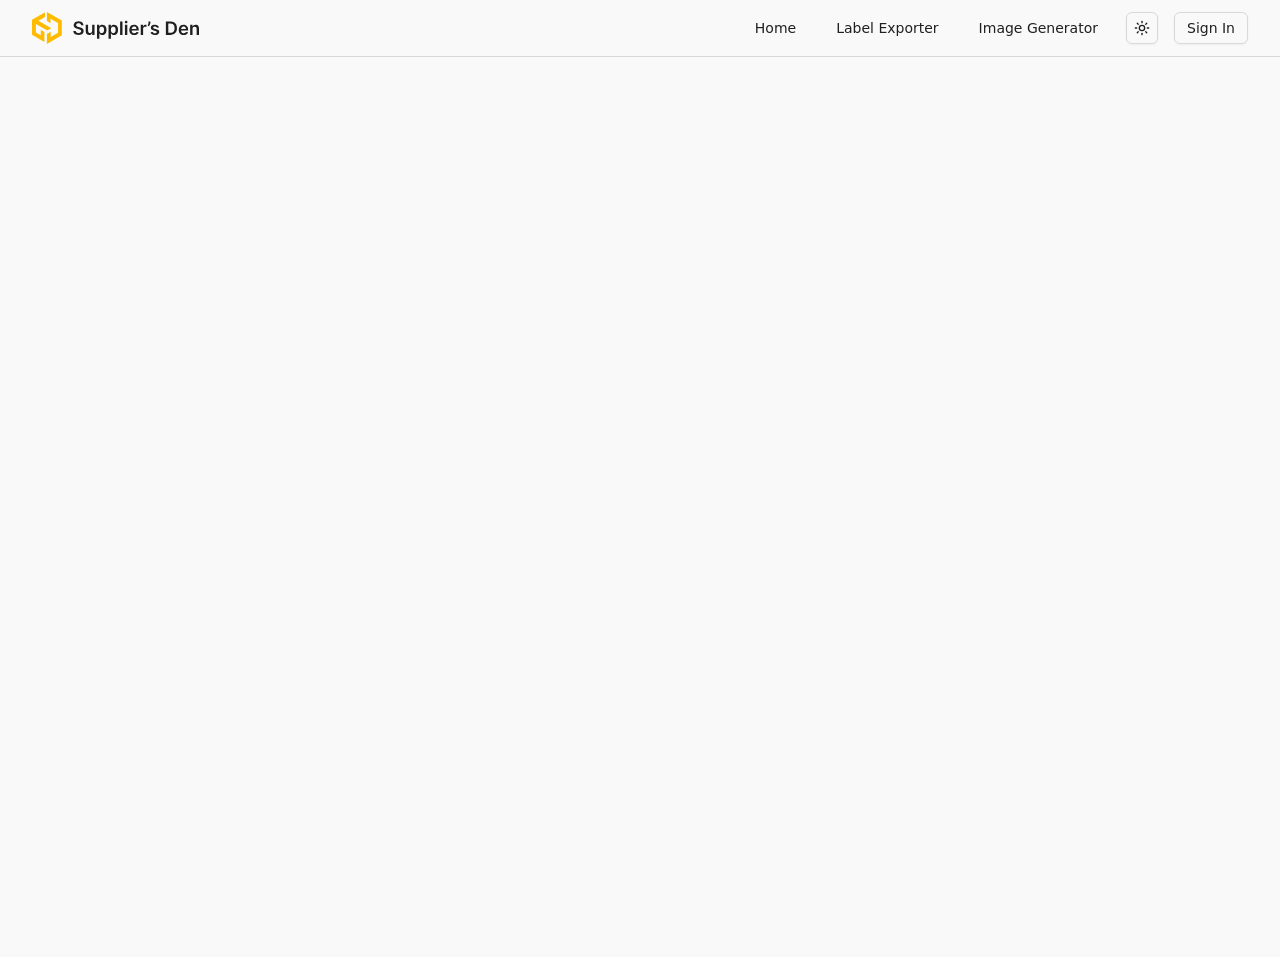
<file: suppliers-den.sa1.dev/sign-upce81.html>
<!DOCTYPE html><html lang="en">
<!-- Mirrored from suppliers-den.sa1.dev/sign-up?redirect_url=/image by HTTrack Website Copier/3.x [XR&CO'2014], Tue, 23 Dec 2025 07:43:50 GMT -->
<!-- Added by HTTrack --><meta http-equiv="content-type" content="text/html;charset=utf-8" /><!-- /Added by HTTrack -->
<head><meta charSet="utf-8"/><meta name="viewport" content="width=device-width, initial-scale=1"/><link rel="stylesheet" href="_next/static/chunks/ca5f77b7e9c91232.css" data-precedence="next"/><link rel="preload" as="script" fetchPriority="low" href="_next/static/chunks/1a82a2409996dd82.js"/><script src="_next/static/chunks/86fe6f486d98ab3f.js" async=""></script><script src="_next/static/chunks/b0726a9367d5bb35.js" async=""></script><script src="_next/static/chunks/bb07e7ddbdb4dad6.js" async=""></script><script src="_next/static/chunks/da1ebc61b4c2a760.js" async=""></script><script src="_next/static/chunks/6e51ecdb07c8b626.js" async=""></script><script src="_next/static/chunks/turbopack-bfde65c5a8167703.js" async=""></script><script src="_next/static/chunks/ff1a16fafef87110.js" async=""></script><script src="_next/static/chunks/247eb132b7f7b574.js" async=""></script><script src="_next/static/chunks/1673f4c832a46a38.js" async=""></script><script src="_next/static/chunks/1cf7658bd90d3717.js" async=""></script><script src="_next/static/chunks/7206afe4a37d847f.js" async=""></script><script src="_next/static/chunks/3687c6a86c538021.js" async=""></script><script src="_next/static/chunks/4b72c59950a65407.js" async=""></script><script src="_next/static/chunks/0a0b90e4c0877f91.js" async=""></script><script src="_next/static/chunks/edc6f5111a80fd53.js" async=""></script><script src="_next/static/chunks/a77a1ce7c27a98f0.js" async=""></script><script src="../clerk.suppliers-den.sa1.dev/npm/%40clerk/clerk-js%405.117.0/dist/clerk.browser.js" data-clerk-js-script="true" async="" crossorigin="anonymous" data-clerk-publishable-key="pk_live_Y2xlcmsuc3VwcGxpZXJzLWRlbi5zYTEuZGV2JA"></script><link rel="preload" href="../www.googletagmanager.com/gtag/js762f?id=G-X58VXKHFR7" as="script"/><meta name="next-size-adjust" content=""/><title>Supplier&#x27;s Den</title><meta name="description" content="Extract and organize shipping labels from Meesho PDFs"/><link rel="icon" href="favicon850b.ico?favicon.0aa1ffed.ico" sizes="48x48" type="image/x-icon"/><script src="_next/static/chunks/a6dad97d9634a72d.js" noModule=""></script></head><body class="geist_a71539c9-module__T19VSG__variable geist_mono_8d43a2aa-module__8Li5zG__variable antialiased"><div hidden=""><!--$--><!--/$--></div><script>((a,b,c,d,e,f,g,h)=>{let i=document.documentElement,j=["light","dark"];function k(b){var c;(Array.isArray(a)?a:[a]).forEach(a=>{let c="class"===a,d=c&&f?e.map(a=>f[a]||a):e;c?(i.classList.remove(...d),i.classList.add(f&&f[b]?f[b]:b)):i.setAttribute(a,b)}),c=b,h&&j.includes(c)&&(i.style.colorScheme=c)}if(d)k(d);else try{let a=localStorage.getItem(b)||c,d=g&&"system"===a?window.matchMedia("(prefers-color-scheme: dark)").matches?"dark":"light":a;k(d)}catch(a){}})("class","theme","system",null,["light","dark"],null,true,true)</script><section aria-label="Notifications alt+T" tabindex="-1" aria-live="polite" aria-relevant="additions text" aria-atomic="false"></section><header class="sticky top-0 z-50 w-full border-b bg-background/95 backdrop-blur supports-backdrop-filter:bg-background/60"><div class="container flex h-14 max-w-screen-2xl items-center mx-auto px-4 md:px-6 lg:px-8"><a class="flex items-center space-x-2 mr-6" href="index.html"><svg width="537" height="102" viewBox="0 0 537 102" fill="none" xmlns="http://www.w3.org/2000/svg" class="h-8 w-auto"><path d="M156.551 41.8867C156.356 40.0569 155.532 38.6322 154.079 37.6126C152.641 36.5929 150.769 36.0831 148.464 36.0831C146.844 36.0831 145.454 36.3275 144.295 36.8164C143.135 37.3053 142.248 37.9687 141.634 38.8068C141.019 39.6449 140.705 40.6017 140.691 41.6772C140.691 42.5711 140.894 43.3464 141.299 44.0028C141.718 44.6593 142.283 45.218 142.996 45.679C143.708 46.1259 144.497 46.5031 145.363 46.8104C146.229 47.1177 147.102 47.3761 147.982 47.5856L152.005 48.5913C153.625 48.9684 155.183 49.4782 156.677 50.1207C158.186 50.7633 159.534 51.5734 160.721 52.5511C161.922 53.5289 162.872 54.7092 163.57 56.092C164.269 57.4748 164.618 59.0951 164.618 60.9528C164.618 63.467 163.975 65.6809 162.69 67.5945C161.405 69.4941 159.548 70.9817 157.117 72.0572C154.701 73.1187 151.775 73.6495 148.338 73.6495C145 73.6495 142.102 73.1327 139.643 72.0991C137.199 71.0655 135.286 69.5569 133.903 67.5735C132.534 65.5901 131.794 63.1737 131.682 60.3242H139.329C139.441 61.8188 139.902 63.0619 140.712 64.0536C141.522 65.0453 142.577 65.7856 143.876 66.2745C145.189 66.7634 146.655 67.0078 148.276 67.0078C149.966 67.0078 151.446 66.7564 152.717 66.2536C154.002 65.7367 155.008 65.0244 155.734 64.1165C156.461 63.1946 156.831 62.1191 156.845 60.8899C156.831 59.7725 156.503 58.8506 155.86 58.1243C155.218 57.384 154.317 56.7694 153.157 56.2805C152.012 55.7777 150.671 55.3307 149.135 54.9396L144.253 53.6825C140.719 52.7746 137.925 51.3988 135.872 49.555C133.833 47.6973 132.813 45.232 132.813 42.1591C132.813 39.6309 133.498 37.417 134.866 35.5174C136.249 33.6178 138.128 32.1442 140.502 31.0966C142.877 30.035 145.566 29.5043 148.569 29.5043C151.614 29.5043 154.282 30.035 156.572 31.0966C158.877 32.1442 160.686 33.6038 161.999 35.4755C163.312 37.3332 163.989 39.4703 164.031 41.8867H156.551ZM191.724 59.4652V40.8182H199.309V73H191.955V67.2802H191.619C190.893 69.082 189.699 70.5556 188.037 71.701C186.388 72.8464 184.356 73.419 181.94 73.419C179.831 73.419 177.966 72.9511 176.346 72.0153C174.739 71.0655 173.482 69.6896 172.574 67.8878C171.666 66.072 171.212 63.879 171.212 61.3089V40.8182H178.797V60.1357C178.797 62.175 179.356 63.7952 180.473 64.9964C181.591 66.1977 183.057 66.7983 184.873 66.7983C185.99 66.7983 187.073 66.5259 188.12 65.9812C189.168 65.4364 190.027 64.6263 190.698 63.5508C191.382 62.4613 191.724 61.0994 191.724 59.4652ZM207.108 85.0682V40.8182H214.567V46.1399H215.007C215.398 45.3577 215.95 44.5266 216.662 43.6467C217.374 42.7527 218.338 41.9915 219.553 41.3629C220.768 40.7204 222.319 40.3991 224.205 40.3991C226.691 40.3991 228.933 41.0347 230.93 42.3058C232.941 43.5629 234.534 45.4276 235.707 47.8999C236.894 50.3582 237.488 53.3752 237.488 56.951C237.488 60.4848 236.908 63.4879 235.749 65.9602C234.59 68.4325 233.011 70.3182 231.014 71.6172C229.016 72.9162 226.754 73.5657 224.225 73.5657C222.382 73.5657 220.852 73.2584 219.637 72.6438C218.422 72.0292 217.444 71.2889 216.704 70.4229C215.978 69.543 215.412 68.7119 215.007 67.9297H214.692V85.0682H207.108ZM214.546 56.9091C214.546 58.9903 214.839 60.8131 215.426 62.3775C216.026 63.9419 216.885 65.1641 218.003 66.044C219.134 66.91 220.503 67.343 222.109 67.343C223.786 67.343 225.189 66.8961 226.321 66.0021C227.452 65.0942 228.304 63.8581 228.877 62.2937C229.463 60.7153 229.757 58.9205 229.757 56.9091C229.757 54.9117 229.47 53.1378 228.898 51.5874C228.325 50.0369 227.473 48.8217 226.342 47.9418C225.21 47.0618 223.799 46.6218 222.109 46.6218C220.489 46.6218 219.113 47.0478 217.982 47.8999C216.85 48.7519 215.991 49.9461 215.405 51.4826C214.832 53.0191 214.546 54.8279 214.546 56.9091ZM243.983 85.0682V40.8182H251.442V46.1399H251.882C252.273 45.3577 252.825 44.5266 253.537 43.6467C254.249 42.7527 255.213 41.9915 256.428 41.3629C257.643 40.7204 259.194 40.3991 261.08 40.3991C263.566 40.3991 265.808 41.0347 267.805 42.3058C269.816 43.5629 271.409 45.4276 272.582 47.8999C273.769 50.3582 274.363 53.3752 274.363 56.951C274.363 60.4848 273.783 63.4879 272.624 65.9602C271.465 68.4325 269.886 70.3182 267.889 71.6172C265.891 72.9162 263.629 73.5657 261.1 73.5657C259.257 73.5657 257.727 73.2584 256.512 72.6438C255.297 72.0292 254.319 71.2889 253.579 70.4229C252.853 69.543 252.287 68.7119 251.882 67.9297H251.567V85.0682H243.983ZM251.421 56.9091C251.421 58.9903 251.714 60.8131 252.301 62.3775C252.901 63.9419 253.76 65.1641 254.878 66.044C256.009 66.91 257.378 67.343 258.984 67.343C260.661 67.343 262.064 66.8961 263.196 66.0021C264.327 65.0942 265.179 63.8581 265.752 62.2937C266.338 60.7153 266.632 58.9205 266.632 56.9091C266.632 54.9117 266.345 53.1378 265.773 51.5874C265.2 50.0369 264.348 48.8217 263.217 47.9418C262.085 47.0618 260.674 46.6218 258.984 46.6218C257.364 46.6218 255.988 47.0478 254.857 47.8999C253.725 48.7519 252.866 49.9461 252.28 51.4826C251.707 53.0191 251.421 54.8279 251.421 56.9091ZM288.442 30.0909V73H280.858V30.0909H288.442ZM296.242 73V40.8182H303.826V73H296.242ZM300.055 36.2507C298.854 36.2507 297.82 35.8526 296.954 35.0565C296.088 34.2463 295.655 33.2756 295.655 32.1442C295.655 30.9988 296.088 30.0281 296.954 29.2319C297.82 28.4218 298.854 28.0167 300.055 28.0167C301.27 28.0167 302.304 28.4218 303.156 29.2319C304.022 30.0281 304.455 30.9988 304.455 32.1442C304.455 33.2756 304.022 34.2463 303.156 35.0565C302.304 35.8526 301.27 36.2507 300.055 36.2507ZM325.873 73.6286C322.646 73.6286 319.86 72.9581 317.513 71.6172C315.18 70.2623 313.385 68.3487 312.128 65.8764C310.871 63.3902 310.243 60.4639 310.243 57.0977C310.243 53.7873 310.871 50.882 312.128 48.3817C313.399 45.8675 315.173 43.912 317.45 42.5153C319.727 41.1045 322.402 40.3991 325.475 40.3991C327.458 40.3991 329.33 40.7204 331.09 41.3629C332.864 41.9915 334.428 42.9692 335.783 44.2962C337.152 45.6231 338.227 47.3132 339.009 49.3665C339.792 51.4058 340.183 53.8362 340.183 56.6577V58.9833H313.805V53.8711H332.912C332.898 52.4184 332.584 51.1264 331.97 49.995C331.355 48.8497 330.496 47.9487 329.393 47.2923C328.303 46.6358 327.032 46.3075 325.579 46.3075C324.029 46.3075 322.667 46.6847 321.494 47.4389C320.32 48.1792 319.406 49.157 318.749 50.3722C318.107 51.5734 317.778 52.8933 317.764 54.332V58.7947C317.764 60.6664 318.107 62.2727 318.791 63.6136C319.475 64.9406 320.432 65.9602 321.661 66.6726C322.891 67.371 324.329 67.7202 325.977 67.7202C327.081 67.7202 328.08 67.5665 328.974 67.2592C329.867 66.938 330.643 66.4701 331.299 65.8555C331.956 65.2409 332.452 64.4796 332.787 63.5717L339.868 64.3679C339.421 66.2396 338.569 67.8738 337.312 69.2706C336.069 70.6534 334.477 71.7289 332.535 72.4972C330.594 73.2514 328.373 73.6286 325.873 73.6286ZM346.599 73V40.8182H353.953V46.1818H354.288C354.875 44.3241 355.881 42.8924 357.305 41.8867C358.744 40.8671 360.385 40.3572 362.229 40.3572C362.648 40.3572 363.116 40.3782 363.633 40.4201C364.164 40.448 364.604 40.4969 364.953 40.5668V47.5437C364.632 47.4319 364.122 47.3342 363.423 47.2504C362.739 47.1526 362.075 47.1037 361.433 47.1037C360.05 47.1037 358.807 47.404 357.704 48.0046C356.614 48.5913 355.755 49.4084 355.127 50.456C354.498 51.5036 354.184 52.7118 354.184 54.0806V73H346.599ZM377.403 30.0909V34.3651C377.403 35.5942 377.166 36.8723 376.691 38.1992C376.23 39.5122 375.595 40.7693 374.784 41.9705C373.974 43.1578 373.052 44.1774 372.019 45.0295L368.499 42.7457C369.267 41.5864 369.938 40.3363 370.51 38.9954C371.083 37.6405 371.369 36.111 371.369 34.407V30.0909H377.403ZM404.819 49.3246L397.905 50.0788C397.709 49.3804 397.367 48.724 396.878 48.1094C396.403 47.4948 395.761 46.9989 394.95 46.6218C394.14 46.2447 393.149 46.0561 391.975 46.0561C390.397 46.0561 389.07 46.3983 387.994 47.0827C386.933 47.7672 386.409 48.6541 386.423 49.7436C386.409 50.6795 386.751 51.4407 387.45 52.0273C388.162 52.614 389.335 53.0959 390.97 53.473L396.459 54.6463C399.504 55.3028 401.767 56.3434 403.247 57.7681C404.742 59.1928 405.496 61.0575 405.51 63.3622C405.496 65.3875 404.903 67.1754 403.729 68.7259C402.57 70.2623 400.957 71.4635 398.889 72.3295C396.822 73.1955 394.448 73.6286 391.766 73.6286C387.827 73.6286 384.656 72.8045 382.254 71.1562C379.851 69.4941 378.42 67.1824 377.959 64.2212L385.355 63.5089C385.69 64.9615 386.402 66.058 387.492 66.7983C388.581 67.5386 389.999 67.9087 391.745 67.9087C393.547 67.9087 394.992 67.5386 396.082 66.7983C397.185 66.058 397.737 65.1431 397.737 64.0536C397.737 63.1317 397.381 62.3705 396.669 61.7699C395.97 61.1693 394.881 60.7083 393.4 60.3871L387.911 59.2347C384.824 58.5922 382.54 57.5097 381.059 55.9872C379.579 54.4508 378.846 52.5092 378.86 50.1626C378.846 48.1792 379.383 46.4612 380.473 45.0085C381.576 43.5419 383.106 42.4105 385.061 41.6143C387.031 40.8042 389.3 40.3991 391.871 40.3991C395.642 40.3991 398.61 41.2023 400.775 42.8086C402.954 44.4149 404.302 46.5869 404.819 49.3246ZM441.275 73H426.734V30.0909H441.568C445.828 30.0909 449.488 30.9499 452.547 32.668C455.62 34.372 457.98 36.8234 459.628 40.022C461.277 43.2206 462.101 47.0478 462.101 51.5036C462.101 55.9732 461.27 59.8144 459.607 63.027C457.959 66.2396 455.578 68.7049 452.463 70.4229C449.362 72.141 445.633 73 441.275 73ZM434.507 66.2745H440.898C443.887 66.2745 446.38 65.7298 448.377 64.6403C450.375 63.5368 451.876 61.8956 452.882 59.7166C453.888 57.5237 454.39 54.786 454.39 51.5036C454.39 48.2211 453.888 45.4974 452.882 43.3324C451.876 41.1534 450.389 39.5262 448.419 38.4506C446.464 37.3612 444.033 36.8164 441.128 36.8164H434.507V66.2745ZM483.398 73.6286C480.172 73.6286 477.385 72.9581 475.038 71.6172C472.706 70.2623 470.911 68.3487 469.654 65.8764C468.397 63.3902 467.768 60.4639 467.768 57.0977C467.768 53.7873 468.397 50.882 469.654 48.3817C470.925 45.8675 472.699 43.912 474.975 42.5153C477.252 41.1045 479.927 40.3991 483 40.3991C484.983 40.3991 486.855 40.7204 488.615 41.3629C490.389 41.9915 491.953 42.9692 493.308 44.2962C494.677 45.6231 495.753 47.3132 496.535 49.3665C497.317 51.4058 497.708 53.8362 497.708 56.6577V58.9833H471.33V53.8711H490.438C490.424 52.4184 490.11 51.1264 489.495 49.995C488.88 48.8497 488.021 47.9487 486.918 47.2923C485.828 46.6358 484.557 46.3075 483.105 46.3075C481.554 46.3075 480.192 46.6847 479.019 47.4389C477.846 48.1792 476.931 49.157 476.275 50.3722C475.632 51.5734 475.304 52.8933 475.29 54.332V58.7947C475.29 60.6664 475.632 62.2727 476.316 63.6136C477.001 64.9406 477.958 65.9602 479.187 66.6726C480.416 67.371 481.855 67.7202 483.503 67.7202C484.606 67.7202 485.605 67.5665 486.499 67.2592C487.393 66.938 488.168 66.4701 488.825 65.8555C489.481 65.2409 489.977 64.4796 490.312 63.5717L497.394 64.3679C496.947 66.2396 496.095 67.8738 494.838 69.2706C493.595 70.6534 492.002 71.7289 490.061 72.4972C488.119 73.2514 485.898 73.6286 483.398 73.6286ZM511.709 54.1435V73H504.125V40.8182H511.374V46.2866H511.751C512.491 44.4847 513.672 43.053 515.292 41.9915C516.926 40.9299 518.944 40.3991 521.347 40.3991C523.568 40.3991 525.502 40.8741 527.15 41.8239C528.813 42.7737 530.098 44.1495 531.006 45.9513C531.927 47.7532 532.381 49.9392 532.367 52.5092V73H524.783V53.6825C524.783 51.5315 524.224 49.8484 523.107 48.6332C522.003 47.418 520.474 46.8104 518.518 46.8104C517.191 46.8104 516.011 47.1037 514.978 47.6903C513.958 48.263 513.155 49.0941 512.568 50.1836C511.995 51.2731 511.709 52.593 511.709 54.1435Z" fill="currentColor"></path><path d="M0 24.8068L40.5 1.42412L41.3512 0.924138V15.9241L20.5 27.9626L61.5 51.634L48.8731 58.9241L47.5 58.1314L12.5 37.9241V64.9752L28 73.9241V57.2369L28.5 57.5733L39.5 63.9241V95.2295L0 72.4241V24.8068Z" fill="#FFBB00"></path><path d="M47.5 101.924V70.4241V69.9201L59.6173 62.9241V79.9241L83 66.4241V35.2805L59 21.4241V35.5637L58 34.9863L47.5 28.9241V0L95 27.4241V74.5L47.5 101.924Z" fill="#FFBB00"></path></svg></a><nav class="hidden md:flex items-center space-x-4 text-sm font-medium ml-auto"><a data-slot="button" class="inline-flex items-center justify-center whitespace-nowrap text-sm font-medium transition-all disabled:pointer-events-none disabled:opacity-50 [&amp;_svg]:pointer-events-none [&amp;_svg:not([class*=&#x27;size-&#x27;])]:size-4 shrink-0 [&amp;_svg]:shrink-0 outline-none focus-visible:border-ring focus-visible:ring-ring/50 focus-visible:ring-[3px] aria-invalid:ring-destructive/20 dark:aria-invalid:ring-destructive/40 aria-invalid:border-destructive hover:bg-accent hover:text-accent-foreground dark:hover:bg-accent/50 h-8 rounded-md gap-1.5 px-3 has-[&gt;svg]:px-2.5" href="index.html">Home</a><a data-slot="button" class="inline-flex items-center justify-center whitespace-nowrap text-sm font-medium transition-all disabled:pointer-events-none disabled:opacity-50 [&amp;_svg]:pointer-events-none [&amp;_svg:not([class*=&#x27;size-&#x27;])]:size-4 shrink-0 [&amp;_svg]:shrink-0 outline-none focus-visible:border-ring focus-visible:ring-ring/50 focus-visible:ring-[3px] aria-invalid:ring-destructive/20 dark:aria-invalid:ring-destructive/40 aria-invalid:border-destructive hover:bg-accent hover:text-accent-foreground dark:hover:bg-accent/50 h-8 rounded-md gap-1.5 px-3 has-[&gt;svg]:px-2.5" href="sign-in07b4.html">Label Exporter</a><a data-slot="button" class="inline-flex items-center justify-center whitespace-nowrap text-sm font-medium transition-all disabled:pointer-events-none disabled:opacity-50 [&amp;_svg]:pointer-events-none [&amp;_svg:not([class*=&#x27;size-&#x27;])]:size-4 shrink-0 [&amp;_svg]:shrink-0 outline-none focus-visible:border-ring focus-visible:ring-ring/50 focus-visible:ring-[3px] aria-invalid:ring-destructive/20 dark:aria-invalid:ring-destructive/40 aria-invalid:border-destructive hover:bg-accent hover:text-accent-foreground dark:hover:bg-accent/50 h-8 rounded-md gap-1.5 px-3 has-[&gt;svg]:px-2.5" href="sign-in4eee.html">Image Generator</a><button data-slot="dropdown-menu-trigger" class="inline-flex items-center justify-center gap-2 whitespace-nowrap rounded-md text-sm font-medium transition-all disabled:pointer-events-none disabled:opacity-50 [&amp;_svg]:pointer-events-none [&amp;_svg:not([class*=&#x27;size-&#x27;])]:size-4 shrink-0 [&amp;_svg]:shrink-0 outline-none focus-visible:border-ring focus-visible:ring-ring/50 focus-visible:ring-[3px] aria-invalid:ring-destructive/20 dark:aria-invalid:ring-destructive/40 aria-invalid:border-destructive border bg-background shadow-xs hover:bg-accent hover:text-accent-foreground dark:bg-input/30 dark:border-input dark:hover:bg-input/50 size-8" type="button" id="radix-_R_15afb_" aria-haspopup="menu" aria-expanded="false" data-state="closed"><svg xmlns="http://www.w3.org/2000/svg" width="24" height="24" viewBox="0 0 24 24" fill="none" stroke="currentColor" stroke-width="2" stroke-linecap="round" stroke-linejoin="round" class="lucide lucide-sun h-[1.2rem] w-[1.2rem] scale-100 rotate-0 transition-all dark:scale-0 dark:-rotate-90" aria-hidden="true"><circle cx="12" cy="12" r="4"></circle><path d="M12 2v2"></path><path d="M12 20v2"></path><path d="m4.93 4.93 1.41 1.41"></path><path d="m17.66 17.66 1.41 1.41"></path><path d="M2 12h2"></path><path d="M20 12h2"></path><path d="m6.34 17.66-1.41 1.41"></path><path d="m19.07 4.93-1.41 1.41"></path></svg><svg xmlns="http://www.w3.org/2000/svg" width="24" height="24" viewBox="0 0 24 24" fill="none" stroke="currentColor" stroke-width="2" stroke-linecap="round" stroke-linejoin="round" class="lucide lucide-moon absolute h-[1.2rem] w-[1.2rem] scale-0 rotate-90 transition-all dark:scale-100 dark:rotate-0" aria-hidden="true"><path d="M20.985 12.486a9 9 0 1 1-9.473-9.472c.405-.022.617.46.402.803a6 6 0 0 0 8.268 8.268c.344-.215.825-.004.803.401"></path></svg><span class="sr-only">Toggle theme</span></button><button data-slot="button" class="inline-flex items-center justify-center whitespace-nowrap text-sm font-medium transition-all disabled:pointer-events-none disabled:opacity-50 [&amp;_svg]:pointer-events-none [&amp;_svg:not([class*=&#x27;size-&#x27;])]:size-4 shrink-0 [&amp;_svg]:shrink-0 outline-none focus-visible:border-ring focus-visible:ring-ring/50 focus-visible:ring-[3px] aria-invalid:ring-destructive/20 dark:aria-invalid:ring-destructive/40 aria-invalid:border-destructive border bg-background shadow-xs hover:bg-accent hover:text-accent-foreground dark:bg-input/30 dark:border-input dark:hover:bg-input/50 h-8 rounded-md gap-1.5 px-3 has-[&gt;svg]:px-2.5" component="SignInButton">Sign In</button></nav><div class="flex md:hidden items-center ml-auto gap-2"><button data-slot="dropdown-menu-trigger" class="inline-flex items-center justify-center gap-2 whitespace-nowrap rounded-md text-sm font-medium transition-all disabled:pointer-events-none disabled:opacity-50 [&amp;_svg]:pointer-events-none [&amp;_svg:not([class*=&#x27;size-&#x27;])]:size-4 shrink-0 [&amp;_svg]:shrink-0 outline-none focus-visible:border-ring focus-visible:ring-ring/50 focus-visible:ring-[3px] aria-invalid:ring-destructive/20 dark:aria-invalid:ring-destructive/40 aria-invalid:border-destructive border bg-background shadow-xs hover:bg-accent hover:text-accent-foreground dark:bg-input/30 dark:border-input dark:hover:bg-input/50 size-8" type="button" id="radix-_R_fafb_" aria-haspopup="menu" aria-expanded="false" data-state="closed"><svg xmlns="http://www.w3.org/2000/svg" width="24" height="24" viewBox="0 0 24 24" fill="none" stroke="currentColor" stroke-width="2" stroke-linecap="round" stroke-linejoin="round" class="lucide lucide-sun h-[1.2rem] w-[1.2rem] scale-100 rotate-0 transition-all dark:scale-0 dark:-rotate-90" aria-hidden="true"><circle cx="12" cy="12" r="4"></circle><path d="M12 2v2"></path><path d="M12 20v2"></path><path d="m4.93 4.93 1.41 1.41"></path><path d="m17.66 17.66 1.41 1.41"></path><path d="M2 12h2"></path><path d="M20 12h2"></path><path d="m6.34 17.66-1.41 1.41"></path><path d="m19.07 4.93-1.41 1.41"></path></svg><svg xmlns="http://www.w3.org/2000/svg" width="24" height="24" viewBox="0 0 24 24" fill="none" stroke="currentColor" stroke-width="2" stroke-linecap="round" stroke-linejoin="round" class="lucide lucide-moon absolute h-[1.2rem] w-[1.2rem] scale-0 rotate-90 transition-all dark:scale-100 dark:rotate-0" aria-hidden="true"><path d="M20.985 12.486a9 9 0 1 1-9.473-9.472c.405-.022.617.46.402.803a6 6 0 0 0 8.268 8.268c.344-.215.825-.004.803.401"></path></svg><span class="sr-only">Toggle theme</span></button><button data-slot="button" class="inline-flex items-center justify-center whitespace-nowrap text-sm font-medium transition-all disabled:pointer-events-none disabled:opacity-50 [&amp;_svg]:pointer-events-none [&amp;_svg:not([class*=&#x27;size-&#x27;])]:size-4 shrink-0 [&amp;_svg]:shrink-0 outline-none focus-visible:border-ring focus-visible:ring-ring/50 focus-visible:ring-[3px] aria-invalid:ring-destructive/20 dark:aria-invalid:ring-destructive/40 aria-invalid:border-destructive border bg-background shadow-xs hover:bg-accent hover:text-accent-foreground dark:bg-input/30 dark:border-input dark:hover:bg-input/50 h-8 rounded-md gap-1.5 px-3 has-[&gt;svg]:px-2.5" component="SignInButton">Sign In</button><button data-slot="button" class="inline-flex items-center justify-center gap-2 whitespace-nowrap rounded-md text-sm font-medium transition-all disabled:pointer-events-none disabled:opacity-50 [&amp;_svg]:pointer-events-none [&amp;_svg:not([class*=&#x27;size-&#x27;])]:size-4 shrink-0 [&amp;_svg]:shrink-0 outline-none focus-visible:border-ring focus-visible:ring-ring/50 focus-visible:ring-[3px] aria-invalid:ring-destructive/20 dark:aria-invalid:ring-destructive/40 aria-invalid:border-destructive hover:bg-accent hover:text-accent-foreground dark:hover:bg-accent/50 size-9" type="button" aria-haspopup="dialog" aria-expanded="false" aria-controls="radix-_R_17afb_" data-state="closed"><svg xmlns="http://www.w3.org/2000/svg" width="24" height="24" viewBox="0 0 24 24" fill="none" stroke="currentColor" stroke-width="2" stroke-linecap="round" stroke-linejoin="round" class="lucide lucide-menu h-5 w-5" aria-hidden="true"><path d="M4 5h16"></path><path d="M4 12h16"></path><path d="M4 19h16"></path></svg><span class="sr-only">Toggle menu</span></button></div></div></header><!--$--><main class="flex min-h-screen items-center justify-center"><!--$--><!--/$--></main><!--/$--><script src="_next/static/chunks/1a82a2409996dd82.js" id="_R_" async=""></script><script>(self.__next_f=self.__next_f||[]).push([0])</script><script>self.__next_f.push([1,"1:\"$Sreact.fragment\"\n3:I[39756,[\"/_next/static/chunks/ff1a16fafef87110.js\",\"/_next/static/chunks/247eb132b7f7b574.js\"],\"default\"]\n4:I[37457,[\"/_next/static/chunks/ff1a16fafef87110.js\",\"/_next/static/chunks/247eb132b7f7b574.js\"],\"default\"]\n5:I[89313,[\"/_next/static/chunks/1673f4c832a46a38.js\",\"/_next/static/chunks/1cf7658bd90d3717.js\",\"/_next/static/chunks/7206afe4a37d847f.js\",\"/_next/static/chunks/3687c6a86c538021.js\",\"/_next/static/chunks/4b72c59950a65407.js\",\"/_next/static/chunks/0a0b90e4c0877f91.js\",\"/_next/static/chunks/edc6f5111a80fd53.js\",\"/_next/static/chunks/a77a1ce7c27a98f0.js\"],\"default\"]\n6:I[58072,[\"/_next/static/chunks/1673f4c832a46a38.js\",\"/_next/static/chunks/1cf7658bd90d3717.js\",\"/_next/static/chunks/7206afe4a37d847f.js\",\"/_next/static/chunks/3687c6a86c538021.js\",\"/_next/static/chunks/4b72c59950a65407.js\",\"/_next/static/chunks/0a0b90e4c0877f91.js\",\"/_next/static/chunks/edc6f5111a80fd53.js\"],\"SignUp\"]\n7:I[97367,[\"/_next/static/chunks/ff1a16fafef87110.js\",\"/_next/static/chunks/247eb132b7f7b574.js\"],\"OutletBoundary\"]\n8:\"$Sreact.suspense\"\na:I[97367,[\"/_next/static/chunks/ff1a16fafef87110.js\",\"/_next/static/chunks/247eb132b7f7b574.js\"],\"ViewportBoundary\"]\nc:I[97367,[\"/_next/static/chunks/ff1a16fafef87110.js\",\"/_next/static/chunks/247eb132b7f7b574.js\"],\"MetadataBoundary\"]\ne:I[68027,[],\"default\"]\nf:I[41895,[\"/_next/static/chunks/1673f4c832a46a38.js\",\"/_next/static/chunks/1cf7658bd90d3717.js\",\"/_next/static/chunks/7206afe4a37d847f.js\",\"/_next/static/chunks/3687c6a86c538021.js\",\"/_next/static/chunks/4b72c59950a65407.js\",\"/_next/static/chunks/0a0b90e4c0877f91.js\",\"/_next/static/chunks/edc6f5111a80fd53.js\"],\"ClientClerkProvider\"]\n10:I[5849,[\"/_next/static/chunks/1673f4c832a46a38.js\",\"/_next/static/chunks/1cf7658bd90d3717.js\",\"/_next/static/chunks/7206afe4a37d847f.js\",\"/_next/static/chunks/3687c6a86c538021.js\",\"/_next/static/chunks/4b72c59950a65407.js\",\"/_next/static/chunks/0a0b90e4c0877f91.js\",\"/_next/static/chunks/edc6f5111a80fd53.js\"],\"ThemeProvider\"]\n11:I[32222,[\"/_next/static/chunks/1673f4c832a46a38.js\",\"/_next/static/chunks/1cf7658bd90d3717.js\",\"/_next/static/chunks/7206afe4a37d847f.js\",\"/_next/static/chunks/3687c6a86c538021.js\",\"/_next/static/chunks/4b72c59950a65407.js\",\"/_next/static/chunks/0a0b90e4c0877f91.js\",\"/_next/static/chunks/edc6f5111a80fd53.js\"],\"Toaster\"]\n13:I[54576,[\"/_next/static/chunks/1673f4c832a46a38.js\",\"/_next/static/chunks/1cf7658bd90d3717.js\",\"/_next/static/chunks/7206afe4a37d847f.js\",\"/_next/static/chunks/3687c6a86c538021.js\",\"/_next/static/chunks/4b72c59950a65407.js\",\"/_next/static/chunks/0a0b90e4c0877f91.js\",\"/_next/static/chunks/edc6f5111a80fd53.js\"],\"GoogleAnalytics\"]\n14:I[22016,[\"/_next/static/chunks/1673f4c832a46a38.js\",\"/_next/static/chunks/1cf7658bd90d3717.js\",\"/_next/static/chunks/7206afe4a37d847f.js\",\"/_next/static/chunks/3687c6a86c538021.js\",\"/_next/static/chunks/4b72c59950a65407.js\",\"/_next/static/chunks/0a0b90e4c0877f91.js\",\"/_next/static/chunks/edc6f5111a80fd53.js\"],\"\"]\n1a:I[68538,[\"/_next/static/chunks/1673f4c832a46a38.js\",\"/_next/static/chunks/1cf7658bd90d3717.js\",\"/_next/static/chunks/7206afe4a37d847f.js\",\"/_next/static/chunks/3687c6a86c538021.js\",\"/_next/static/chunks/4b72c59950a65407.js\",\"/_next/static/chunks/0a0b90e4c0877f91.js\",\"/_next/static/chunks/edc6f5111a80fd53.js\"],\"ThemeToggle\"]\n1f:I[5718,[\"/_next/static/chunks/1673f4c832a46a38.js\",\"/_next/static/chunks/1cf7658bd90d3717.js\",\"/_next/static/chunks/7206afe4a37d847f.js\",\"/_next/static/chunks/3687c6a86c538021.js\",\"/_next/static/chunks/4b72c59950a65407.js\",\"/_next/static/chunks/0a0b90e4c0877f91.js\",\"/_next/static/chunks/edc6f5111a80fd53.js\"],\"Sheet\"]\n20:I[5718,[\"/_next/static/chunks/1673f4c832a46a38.js\",\"/_next/static/chunks/1cf7658bd90d3717.js\",\"/_next/static/chunks/7206afe4a37d847f.js\",\"/_next/static/chunks/3687c6a86c538021.js\",\"/_next/static/chunks/4b72c59950a65407.js\",\"/_next/static/chunks/0a0b90e4c0877f91.js\",\"/_next/static/chunks/edc6f5111a80fd53.js\"],\"SheetTrigger\"]\n21:I[5718,[\"/_next/static/chunks/1673f4c832a46a38.js\",\"/_next/static/chunks/1cf7658bd90d3717.js\",\"/_next/static/chunks/7206afe4a37d847f.js\",\"/_next/"])</script><script>self.__next_f.push([1,"static/chunks/3687c6a86c538021.js\",\"/_next/static/chunks/4b72c59950a65407.js\",\"/_next/static/chunks/0a0b90e4c0877f91.js\",\"/_next/static/chunks/edc6f5111a80fd53.js\"],\"SheetContent\"]\n22:I[5718,[\"/_next/static/chunks/1673f4c832a46a38.js\",\"/_next/static/chunks/1cf7658bd90d3717.js\",\"/_next/static/chunks/7206afe4a37d847f.js\",\"/_next/static/chunks/3687c6a86c538021.js\",\"/_next/static/chunks/4b72c59950a65407.js\",\"/_next/static/chunks/0a0b90e4c0877f91.js\",\"/_next/static/chunks/edc6f5111a80fd53.js\"],\"SheetHeader\"]\n23:I[5718,[\"/_next/static/chunks/1673f4c832a46a38.js\",\"/_next/static/chunks/1cf7658bd90d3717.js\",\"/_next/static/chunks/7206afe4a37d847f.js\",\"/_next/static/chunks/3687c6a86c538021.js\",\"/_next/static/chunks/4b72c59950a65407.js\",\"/_next/static/chunks/0a0b90e4c0877f91.js\",\"/_next/static/chunks/edc6f5111a80fd53.js\"],\"SheetTitle\"]\n24:I[58072,[\"/_next/static/chunks/1673f4c832a46a38.js\",\"/_next/static/chunks/1cf7658bd90d3717.js\",\"/_next/static/chunks/7206afe4a37d847f.js\",\"/_next/static/chunks/3687c6a86c538021.js\",\"/_next/static/chunks/4b72c59950a65407.js\",\"/_next/static/chunks/0a0b90e4c0877f91.js\",\"/_next/static/chunks/edc6f5111a80fd53.js\"],\"SignInButton\"]\n25:I[27201,[\"/_next/static/chunks/ff1a16fafef87110.js\",\"/_next/static/chunks/247eb132b7f7b574.js\"],\"IconMark\"]\n:HL[\"/_next/static/chunks/ca5f77b7e9c91232.css\",\"style\"]\n:HL[\"/_next/static/media/797e433ab948586e-s.p.dbea232f.woff2\",\"font\",{\"crossOrigin\":\"\",\"type\":\"font/woff2\"}]\n:HL[\"/_next/static/media/caa3a2e1cccd8315-s.p.853070df.woff2\",\"font\",{\"crossOrigin\":\"\",\"type\":\"font/woff2\"}]\n"])</script><script>self.__next_f.push([1,"0:{\"P\":null,\"b\":\"_m2kQ8TZEbeq359AtLUyp\",\"c\":[\"\",\"sign-up?redirect_url=%2Fimage\"],\"q\":\"?redirect_url=%2Fimage\",\"i\":false,\"f\":[[[\"\",{\"children\":[\"(auth)\",{\"children\":[\"sign-up\",{\"children\":[[\"sign-up\",\"\",\"oc\"],{\"children\":[\"__PAGE__?{\\\"redirect_url\\\":\\\"/image\\\"}\",{}]}]}]}]},\"$undefined\",\"$undefined\",true],[[\"$\",\"$1\",\"c\",{\"children\":[[[\"$\",\"link\",\"0\",{\"rel\":\"stylesheet\",\"href\":\"/_next/static/chunks/ca5f77b7e9c91232.css\",\"precedence\":\"next\",\"crossOrigin\":\"$undefined\",\"nonce\":\"$undefined\"}],[\"$\",\"script\",\"script-0\",{\"src\":\"/_next/static/chunks/1673f4c832a46a38.js\",\"async\":true,\"nonce\":\"$undefined\"}],[\"$\",\"script\",\"script-1\",{\"src\":\"/_next/static/chunks/1cf7658bd90d3717.js\",\"async\":true,\"nonce\":\"$undefined\"}],[\"$\",\"script\",\"script-2\",{\"src\":\"/_next/static/chunks/7206afe4a37d847f.js\",\"async\":true,\"nonce\":\"$undefined\"}],[\"$\",\"script\",\"script-3\",{\"src\":\"/_next/static/chunks/3687c6a86c538021.js\",\"async\":true,\"nonce\":\"$undefined\"}],[\"$\",\"script\",\"script-4\",{\"src\":\"/_next/static/chunks/4b72c59950a65407.js\",\"async\":true,\"nonce\":\"$undefined\"}],[\"$\",\"script\",\"script-5\",{\"src\":\"/_next/static/chunks/0a0b90e4c0877f91.js\",\"async\":true,\"nonce\":\"$undefined\"}],[\"$\",\"script\",\"script-6\",{\"src\":\"/_next/static/chunks/edc6f5111a80fd53.js\",\"async\":true,\"nonce\":\"$undefined\"}]],\"$L2\"]}],{\"children\":[[\"$\",\"$1\",\"c\",{\"children\":[null,[\"$\",\"main\",null,{\"className\":\"flex min-h-screen items-center justify-center\",\"children\":[\"$\",\"$L3\",null,{\"parallelRouterKey\":\"children\",\"error\":\"$undefined\",\"errorStyles\":\"$undefined\",\"errorScripts\":\"$undefined\",\"template\":[\"$\",\"$L4\",null,{}],\"templateStyles\":\"$undefined\",\"templateScripts\":\"$undefined\",\"notFound\":[[\"$\",\"$L5\",null,{}],[]],\"forbidden\":\"$undefined\",\"unauthorized\":\"$undefined\"}]}]]}],{\"children\":[[\"$\",\"$1\",\"c\",{\"children\":[null,[\"$\",\"$L3\",null,{\"parallelRouterKey\":\"children\",\"error\":\"$undefined\",\"errorStyles\":\"$undefined\",\"errorScripts\":\"$undefined\",\"template\":[\"$\",\"$L4\",null,{}],\"templateStyles\":\"$undefined\",\"templateScripts\":\"$undefined\",\"notFound\":\"$undefined\",\"forbidden\":\"$undefined\",\"unauthorized\":\"$undefined\"}]]}],{\"children\":[[\"$\",\"$1\",\"c\",{\"children\":[null,[\"$\",\"$L3\",null,{\"parallelRouterKey\":\"children\",\"error\":\"$undefined\",\"errorStyles\":\"$undefined\",\"errorScripts\":\"$undefined\",\"template\":[\"$\",\"$L4\",null,{}],\"templateStyles\":\"$undefined\",\"templateScripts\":\"$undefined\",\"notFound\":\"$undefined\",\"forbidden\":\"$undefined\",\"unauthorized\":\"$undefined\"}]]}],{\"children\":[[\"$\",\"$1\",\"c\",{\"children\":[[\"$\",\"$L6\",null,{\"signInUrl\":\"/sign-in\",\"waitlistUrl\":\"/waitlist\"}],null,[\"$\",\"$L7\",null,{\"children\":[\"$\",\"$8\",null,{\"name\":\"Next.MetadataOutlet\",\"children\":\"$@9\"}]}]]}],{},null,false,false]},null,false,false]},null,false,false]},null,false,false]},[[\"$\",\"div\",\"l\",{\"className\":\"flex flex-1 flex-col items-center justify-center p-4 min-h-[50vh] h-[calc(100vh-4rem)]\",\"children\":[\"$\",\"div\",null,{\"className\":\"text-center space-y-2\",\"children\":[[\"$\",\"svg\",null,{\"ref\":\"$undefined\",\"xmlns\":\"../www.w3.org/2000/svg.html\",\"width\":24,\"height\":24,\"viewBox\":\"0 0 24 24\",\"fill\":\"none\",\"stroke\":\"currentColor\",\"strokeWidth\":2,\"strokeLinecap\":\"round\",\"strokeLinejoin\":\"round\",\"className\":\"lucide lucide-loader-circle animate-spin mx-auto size-8\",\"role\":\"status\",\"aria-label\":\"Loading\",\"children\":[[\"$\",\"path\",\"13zald\",{\"d\":\"M21 12a9 9 0 1 1-6.219-8.56\"}],\"$undefined\"]}],[\"$\",\"h2\",null,{\"className\":\"text-lg font-medium text-muted-foreground\",\"children\":\"Loading...\"}],\"$undefined\",\"$undefined\"]}]}],[],[]],false,false],[\"$\",\"$1\",\"h\",{\"children\":[null,[\"$\",\"$La\",null,{\"children\":\"$@b\"}],[\"$\",\"div\",null,{\"hidden\":true,\"children\":[\"$\",\"$Lc\",null,{\"children\":[\"$\",\"$8\",null,{\"name\":\"Next.Metadata\",\"children\":\"$@d\"}]}]}],[\"$\",\"meta\",null,{\"name\":\"next-size-adjust\",\"content\":\"\"}]]}],false]],\"m\":\"$undefined\",\"G\":[\"$e\",[]],\"S\":false}\n"])</script><script>self.__next_f.push([1,"2:[\"$\",\"$Lf\",null,{\"appearance\":{\"theme\":{\"name\":\"shadcn\",\"cssLayerName\":\"components\",\"variables\":{\"colorBackground\":\"var(--card)\",\"colorDanger\":\"var(--destructive)\",\"colorForeground\":\"var(--card-foreground)\",\"colorInput\":\"var(--input)\",\"colorInputForeground\":\"var(--card-foreground)\",\"colorModalBackdrop\":\"var(--color-black)\",\"colorMuted\":\"var(--muted)\",\"colorMutedForeground\":\"var(--muted-foreground)\",\"colorNeutral\":\"var(--foreground)\",\"colorPrimary\":\"var(--primary)\",\"colorPrimaryForeground\":\"var(--primary-foreground)\",\"colorRing\":\"var(--ring)\",\"fontWeight\":{\"normal\":\"var(--font-weight-normal)\",\"medium\":\"var(--font-weight-medium)\",\"semibold\":\"var(--font-weight-semibold)\",\"bold\":\"var(--font-weight-semibold)\"}},\"elements\":{\"input\":\"bg-transparent dark:bg-input/30\",\"cardBox\":\"shadow-sm border\",\"popoverBox\":\"shadow-sm border\",\"button\":{\"\u0026[data-variant=\\\"solid\\\"]::after\":{\"display\":\"none\"}},\"providerIcon__apple\":\"dark:invert\",\"providerIcon__github\":\"dark:invert\",\"providerIcon__okx_wallet\":\"dark:invert\",\"providerIcon__vercel\":\"dark:invert\"},\"__type\":\"prebuilt_appearance\"}},\"publishableKey\":\"pk_live_Y2xlcmsuc3VwcGxpZXJzLWRlbi5zYTEuZGV2JA\",\"clerkJSUrl\":\"$undefined\",\"clerkJSVersion\":\"$undefined\",\"proxyUrl\":\"\",\"domain\":\"\",\"isSatellite\":false,\"signInUrl\":\"\",\"signUpUrl\":\"\",\"signInForceRedirectUrl\":\"\",\"signUpForceRedirectUrl\":\"\",\"signInFallbackRedirectUrl\":\"\",\"signUpFallbackRedirectUrl\":\"\",\"afterSignInUrl\":\"\",\"afterSignUpUrl\":\"\",\"newSubscriptionRedirectUrl\":\"\",\"telemetry\":{\"disabled\":false,\"debug\":false},\"sdkMetadata\":{\"name\":\"@clerk/nextjs\",\"version\":\"6.36.4\",\"environment\":\"production\"},\"nonce\":\"\",\"initialState\":null,\"children\":[\"$\",\"html\",null,{\"lang\":\"en\",\"suppressHydrationWarning\":true,\"children\":[[\"$\",\"body\",null,{\"className\":\"geist_a71539c9-module__T19VSG__variable geist_mono_8d43a2aa-module__8Li5zG__variable antialiased\",\"children\":[\"$\",\"$L10\",null,{\"attribute\":\"class\",\"defaultTheme\":\"system\",\"enableSystem\":true,\"disableTransitionOnChange\":true,\"children\":[[\"$\",\"$L11\",null,{}],\"$L12\",[\"$\",\"$L3\",null,{\"parallelRouterKey\":\"children\",\"error\":\"$undefined\",\"errorStyles\":\"$undefined\",\"errorScripts\":\"$undefined\",\"template\":[\"$\",\"$L4\",null,{}],\"templateStyles\":\"$undefined\",\"templateScripts\":\"$undefined\",\"notFound\":[[\"$\",\"$L5\",null,{}],[]],\"forbidden\":\"$undefined\",\"unauthorized\":\"$undefined\"}]]}]}],[\"$\",\"$L13\",null,{\"gaId\":\"G-X58VXKHFR7\"}]]}]}]\n"])</script><script>self.__next_f.push([1,"15:T2b5e,"])</script><script>self.__next_f.push([1,"M156.551 41.8867C156.356 40.0569 155.532 38.6322 154.079 37.6126C152.641 36.5929 150.769 36.0831 148.464 36.0831C146.844 36.0831 145.454 36.3275 144.295 36.8164C143.135 37.3053 142.248 37.9687 141.634 38.8068C141.019 39.6449 140.705 40.6017 140.691 41.6772C140.691 42.5711 140.894 43.3464 141.299 44.0028C141.718 44.6593 142.283 45.218 142.996 45.679C143.708 46.1259 144.497 46.5031 145.363 46.8104C146.229 47.1177 147.102 47.3761 147.982 47.5856L152.005 48.5913C153.625 48.9684 155.183 49.4782 156.677 50.1207C158.186 50.7633 159.534 51.5734 160.721 52.5511C161.922 53.5289 162.872 54.7092 163.57 56.092C164.269 57.4748 164.618 59.0951 164.618 60.9528C164.618 63.467 163.975 65.6809 162.69 67.5945C161.405 69.4941 159.548 70.9817 157.117 72.0572C154.701 73.1187 151.775 73.6495 148.338 73.6495C145 73.6495 142.102 73.1327 139.643 72.0991C137.199 71.0655 135.286 69.5569 133.903 67.5735C132.534 65.5901 131.794 63.1737 131.682 60.3242H139.329C139.441 61.8188 139.902 63.0619 140.712 64.0536C141.522 65.0453 142.577 65.7856 143.876 66.2745C145.189 66.7634 146.655 67.0078 148.276 67.0078C149.966 67.0078 151.446 66.7564 152.717 66.2536C154.002 65.7367 155.008 65.0244 155.734 64.1165C156.461 63.1946 156.831 62.1191 156.845 60.8899C156.831 59.7725 156.503 58.8506 155.86 58.1243C155.218 57.384 154.317 56.7694 153.157 56.2805C152.012 55.7777 150.671 55.3307 149.135 54.9396L144.253 53.6825C140.719 52.7746 137.925 51.3988 135.872 49.555C133.833 47.6973 132.813 45.232 132.813 42.1591C132.813 39.6309 133.498 37.417 134.866 35.5174C136.249 33.6178 138.128 32.1442 140.502 31.0966C142.877 30.035 145.566 29.5043 148.569 29.5043C151.614 29.5043 154.282 30.035 156.572 31.0966C158.877 32.1442 160.686 33.6038 161.999 35.4755C163.312 37.3332 163.989 39.4703 164.031 41.8867H156.551ZM191.724 59.4652V40.8182H199.309V73H191.955V67.2802H191.619C190.893 69.082 189.699 70.5556 188.037 71.701C186.388 72.8464 184.356 73.419 181.94 73.419C179.831 73.419 177.966 72.9511 176.346 72.0153C174.739 71.0655 173.482 69.6896 172.574 67.8878C171.666 66.072 171.212 63.879 171.212 61.3089V40.8182H178.797V60.1357C178.797 62.175 179.356 63.7952 180.473 64.9964C181.591 66.1977 183.057 66.7983 184.873 66.7983C185.99 66.7983 187.073 66.5259 188.12 65.9812C189.168 65.4364 190.027 64.6263 190.698 63.5508C191.382 62.4613 191.724 61.0994 191.724 59.4652ZM207.108 85.0682V40.8182H214.567V46.1399H215.007C215.398 45.3577 215.95 44.5266 216.662 43.6467C217.374 42.7527 218.338 41.9915 219.553 41.3629C220.768 40.7204 222.319 40.3991 224.205 40.3991C226.691 40.3991 228.933 41.0347 230.93 42.3058C232.941 43.5629 234.534 45.4276 235.707 47.8999C236.894 50.3582 237.488 53.3752 237.488 56.951C237.488 60.4848 236.908 63.4879 235.749 65.9602C234.59 68.4325 233.011 70.3182 231.014 71.6172C229.016 72.9162 226.754 73.5657 224.225 73.5657C222.382 73.5657 220.852 73.2584 219.637 72.6438C218.422 72.0292 217.444 71.2889 216.704 70.4229C215.978 69.543 215.412 68.7119 215.007 67.9297H214.692V85.0682H207.108ZM214.546 56.9091C214.546 58.9903 214.839 60.8131 215.426 62.3775C216.026 63.9419 216.885 65.1641 218.003 66.044C219.134 66.91 220.503 67.343 222.109 67.343C223.786 67.343 225.189 66.8961 226.321 66.0021C227.452 65.0942 228.304 63.8581 228.877 62.2937C229.463 60.7153 229.757 58.9205 229.757 56.9091C229.757 54.9117 229.47 53.1378 228.898 51.5874C228.325 50.0369 227.473 48.8217 226.342 47.9418C225.21 47.0618 223.799 46.6218 222.109 46.6218C220.489 46.6218 219.113 47.0478 217.982 47.8999C216.85 48.7519 215.991 49.9461 215.405 51.4826C214.832 53.0191 214.546 54.8279 214.546 56.9091ZM243.983 85.0682V40.8182H251.442V46.1399H251.882C252.273 45.3577 252.825 44.5266 253.537 43.6467C254.249 42.7527 255.213 41.9915 256.428 41.3629C257.643 40.7204 259.194 40.3991 261.08 40.3991C263.566 40.3991 265.808 41.0347 267.805 42.3058C269.816 43.5629 271.409 45.4276 272.582 47.8999C273.769 50.3582 274.363 53.3752 274.363 56.951C274.363 60.4848 273.783 63.4879 272.624 65.9602C271.465 68.4325 269.886 70.3182 267.889 71.6172C265.891 72.9162 263.629 73.5657 261.1 73.5657C259.257 73.5657 257.727 73.2584 256.512 72.6438C255.297 72.0292 254.319 71.2889 253.579 70.4229C252.853 69.543 252.287 68.7119 251.882 67.9297H251.567V85.0682H243.983ZM251.421 56.9091C251.421 58.9903 251.714 60.8131 252.301 62.3775C252.901 63.9419 253.76 65.1641 254.878 66.044C256.009 66.91 257.378 67.343 258.984 67.343C260.661 67.343 262.064 66.8961 263.196 66.0021C264.327 65.0942 265.179 63.8581 265.752 62.2937C266.338 60.7153 266.632 58.9205 266.632 56.9091C266.632 54.9117 266.345 53.1378 265.773 51.5874C265.2 50.0369 264.348 48.8217 263.217 47.9418C262.085 47.0618 260.674 46.6218 258.984 46.6218C257.364 46.6218 255.988 47.0478 254.857 47.8999C253.725 48.7519 252.866 49.9461 252.28 51.4826C251.707 53.0191 251.421 54.8279 251.421 56.9091ZM288.442 30.0909V73H280.858V30.0909H288.442ZM296.242 73V40.8182H303.826V73H296.242ZM300.055 36.2507C298.854 36.2507 297.82 35.8526 296.954 35.0565C296.088 34.2463 295.655 33.2756 295.655 32.1442C295.655 30.9988 296.088 30.0281 296.954 29.2319C297.82 28.4218 298.854 28.0167 300.055 28.0167C301.27 28.0167 302.304 28.4218 303.156 29.2319C304.022 30.0281 304.455 30.9988 304.455 32.1442C304.455 33.2756 304.022 34.2463 303.156 35.0565C302.304 35.8526 301.27 36.2507 300.055 36.2507ZM325.873 73.6286C322.646 73.6286 319.86 72.9581 317.513 71.6172C315.18 70.2623 313.385 68.3487 312.128 65.8764C310.871 63.3902 310.243 60.4639 310.243 57.0977C310.243 53.7873 310.871 50.882 312.128 48.3817C313.399 45.8675 315.173 43.912 317.45 42.5153C319.727 41.1045 322.402 40.3991 325.475 40.3991C327.458 40.3991 329.33 40.7204 331.09 41.3629C332.864 41.9915 334.428 42.9692 335.783 44.2962C337.152 45.6231 338.227 47.3132 339.009 49.3665C339.792 51.4058 340.183 53.8362 340.183 56.6577V58.9833H313.805V53.8711H332.912C332.898 52.4184 332.584 51.1264 331.97 49.995C331.355 48.8497 330.496 47.9487 329.393 47.2923C328.303 46.6358 327.032 46.3075 325.579 46.3075C324.029 46.3075 322.667 46.6847 321.494 47.4389C320.32 48.1792 319.406 49.157 318.749 50.3722C318.107 51.5734 317.778 52.8933 317.764 54.332V58.7947C317.764 60.6664 318.107 62.2727 318.791 63.6136C319.475 64.9406 320.432 65.9602 321.661 66.6726C322.891 67.371 324.329 67.7202 325.977 67.7202C327.081 67.7202 328.08 67.5665 328.974 67.2592C329.867 66.938 330.643 66.4701 331.299 65.8555C331.956 65.2409 332.452 64.4796 332.787 63.5717L339.868 64.3679C339.421 66.2396 338.569 67.8738 337.312 69.2706C336.069 70.6534 334.477 71.7289 332.535 72.4972C330.594 73.2514 328.373 73.6286 325.873 73.6286ZM346.599 73V40.8182H353.953V46.1818H354.288C354.875 44.3241 355.881 42.8924 357.305 41.8867C358.744 40.8671 360.385 40.3572 362.229 40.3572C362.648 40.3572 363.116 40.3782 363.633 40.4201C364.164 40.448 364.604 40.4969 364.953 40.5668V47.5437C364.632 47.4319 364.122 47.3342 363.423 47.2504C362.739 47.1526 362.075 47.1037 361.433 47.1037C360.05 47.1037 358.807 47.404 357.704 48.0046C356.614 48.5913 355.755 49.4084 355.127 50.456C354.498 51.5036 354.184 52.7118 354.184 54.0806V73H346.599ZM377.403 30.0909V34.3651C377.403 35.5942 377.166 36.8723 376.691 38.1992C376.23 39.5122 375.595 40.7693 374.784 41.9705C373.974 43.1578 373.052 44.1774 372.019 45.0295L368.499 42.7457C369.267 41.5864 369.938 40.3363 370.51 38.9954C371.083 37.6405 371.369 36.111 371.369 34.407V30.0909H377.403ZM404.819 49.3246L397.905 50.0788C397.709 49.3804 397.367 48.724 396.878 48.1094C396.403 47.4948 395.761 46.9989 394.95 46.6218C394.14 46.2447 393.149 46.0561 391.975 46.0561C390.397 46.0561 389.07 46.3983 387.994 47.0827C386.933 47.7672 386.409 48.6541 386.423 49.7436C386.409 50.6795 386.751 51.4407 387.45 52.0273C388.162 52.614 389.335 53.0959 390.97 53.473L396.459 54.6463C399.504 55.3028 401.767 56.3434 403.247 57.7681C404.742 59.1928 405.496 61.0575 405.51 63.3622C405.496 65.3875 404.903 67.1754 403.729 68.7259C402.57 70.2623 400.957 71.4635 398.889 72.3295C396.822 73.1955 394.448 73.6286 391.766 73.6286C387.827 73.6286 384.656 72.8045 382.254 71.1562C379.851 69.4941 378.42 67.1824 377.959 64.2212L385.355 63.5089C385.69 64.9615 386.402 66.058 387.492 66.7983C388.581 67.5386 389.999 67.9087 391.745 67.9087C393.547 67.9087 394.992 67.5386 396.082 66.7983C397.185 66.058 397.737 65.1431 397.737 64.0536C397.737 63.1317 397.381 62.3705 396.669 61.7699C395.97 61.1693 394.881 60.7083 393.4 60.3871L387.911 59.2347C384.824 58.5922 382.54 57.5097 381.059 55.9872C379.579 54.4508 378.846 52.5092 378.86 50.1626C378.846 48.1792 379.383 46.4612 380.473 45.0085C381.576 43.5419 383.106 42.4105 385.061 41.6143C387.031 40.8042 389.3 40.3991 391.871 40.3991C395.642 40.3991 398.61 41.2023 400.775 42.8086C402.954 44.4149 404.302 46.5869 404.819 49.3246ZM441.275 73H426.734V30.0909H441.568C445.828 30.0909 449.488 30.9499 452.547 32.668C455.62 34.372 457.98 36.8234 459.628 40.022C461.277 43.2206 462.101 47.0478 462.101 51.5036C462.101 55.9732 461.27 59.8144 459.607 63.027C457.959 66.2396 455.578 68.7049 452.463 70.4229C449.362 72.141 445.633 73 441.275 73ZM434.507 66.2745H440.898C443.887 66.2745 446.38 65.7298 448.377 64.6403C450.375 63.5368 451.876 61.8956 452.882 59.7166C453.888 57.5237 454.39 54.786 454.39 51.5036C454.39 48.2211 453.888 45.4974 452.882 43.3324C451.876 41.1534 450.389 39.5262 448.419 38.4506C446.464 37.3612 444.033 36.8164 441.128 36.8164H434.507V66.2745ZM483.398 73.6286C480.172 73.6286 477.385 72.9581 475.038 71.6172C472.706 70.2623 470.911 68.3487 469.654 65.8764C468.397 63.3902 467.768 60.4639 467.768 57.0977C467.768 53.7873 468.397 50.882 469.654 48.3817C470.925 45.8675 472.699 43.912 474.975 42.5153C477.252 41.1045 479.927 40.3991 483 40.3991C484.983 40.3991 486.855 40.7204 488.615 41.3629C490.389 41.9915 491.953 42.9692 493.308 44.2962C494.677 45.6231 495.753 47.3132 496.535 49.3665C497.317 51.4058 497.708 53.8362 497.708 56.6577V58.9833H471.33V53.8711H490.438C490.424 52.4184 490.11 51.1264 489.495 49.995C488.88 48.8497 488.021 47.9487 486.918 47.2923C485.828 46.6358 484.557 46.3075 483.105 46.3075C481.554 46.3075 480.192 46.6847 479.019 47.4389C477.846 48.1792 476.931 49.157 476.275 50.3722C475.632 51.5734 475.304 52.8933 475.29 54.332V58.7947C475.29 60.6664 475.632 62.2727 476.316 63.6136C477.001 64.9406 477.958 65.9602 479.187 66.6726C480.416 67.371 481.855 67.7202 483.503 67.7202C484.606 67.7202 485.605 67.5665 486.499 67.2592C487.393 66.938 488.168 66.4701 488.825 65.8555C489.481 65.2409 489.977 64.4796 490.312 63.5717L497.394 64.3679C496.947 66.2396 496.095 67.8738 494.838 69.2706C493.595 70.6534 492.002 71.7289 490.061 72.4972C488.119 73.2514 485.898 73.6286 483.398 73.6286ZM511.709 54.1435V73H504.125V40.8182H511.374V46.2866H511.751C512.491 44.4847 513.672 43.053 515.292 41.9915C516.926 40.9299 518.944 40.3991 521.347 40.3991C523.568 40.3991 525.502 40.8741 527.15 41.8239C528.813 42.7737 530.098 44.1495 531.006 45.9513C531.927 47.7532 532.381 49.9392 532.367 52.5092V73H524.783V53.6825C524.783 51.5315 524.224 49.8484 523.107 48.6332C522.003 47.418 520.474 46.8104 518.518 46.8104C517.191 46.8104 516.011 47.1037 514.978 47.6903C513.958 48.263 513.155 49.0941 512.568 50.1836C511.995 51.2731 511.709 52.593 511.709 54.1435Z"])</script><script>self.__next_f.push([1,"12:[\"$undefined\",[\"$\",\"header\",null,{\"className\":\"sticky top-0 z-50 w-full border-b bg-background/95 backdrop-blur supports-backdrop-filter:bg-background/60\",\"children\":[\"$\",\"div\",null,{\"className\":\"container flex h-14 max-w-screen-2xl items-center mx-auto px-4 md:px-6 lg:px-8\",\"children\":[[\"$\",\"$L14\",null,{\"href\":\"/\",\"className\":\"flex items-center space-x-2 mr-6\",\"children\":[\"$\",\"svg\",null,{\"width\":537,\"height\":102,\"viewBox\":\"0 0 537 102\",\"fill\":\"none\",\"xmlns\":\"../www.w3.org/2000/svg.html\",\"className\":\"h-8 w-auto\",\"children\":[[\"$\",\"path\",null,{\"d\":\"$15\",\"fill\":\"currentColor\"}],\"$L16\",\"$L17\"]}]}],\"$L18\",\"$L19\"]}]}]]\n16:[\"$\",\"path\",null,{\"d\":\"M0 24.8068L40.5 1.42412L41.3512 0.924138V15.9241L20.5 27.9626L61.5 51.634L48.8731 58.9241L47.5 58.1314L12.5 37.9241V64.9752L28 73.9241V57.2369L28.5 57.5733L39.5 63.9241V95.2295L0 72.4241V24.8068Z\",\"fill\":\"#FFBB00\"}]\n17:[\"$\",\"path\",null,{\"d\":\"M47.5 101.924V70.4241V69.9201L59.6173 62.9241V79.9241L83 66.4241V35.2805L59 21.4241V35.5637L58 34.9863L47.5 28.9241V0L95 27.4241V74.5L47.5 101.924Z\",\"fill\":\"#FFBB00\"}]\n"])</script><script>self.__next_f.push([1,"18:[\"$\",\"nav\",null,{\"className\":\"hidden md:flex items-center space-x-4 text-sm font-medium ml-auto\",\"children\":[[\"$\",\"$L14\",null,{\"href\":\"/\",\"children\":\"Home\",\"data-slot\":\"button\",\"className\":\"inline-flex items-center justify-center whitespace-nowrap text-sm font-medium transition-all disabled:pointer-events-none disabled:opacity-50 [\u0026_svg]:pointer-events-none [\u0026_svg:not([class*='size-'])]:size-4 shrink-0 [\u0026_svg]:shrink-0 outline-none focus-visible:border-ring focus-visible:ring-ring/50 focus-visible:ring-[3px] aria-invalid:ring-destructive/20 dark:aria-invalid:ring-destructive/40 aria-invalid:border-destructive hover:bg-accent hover:text-accent-foreground dark:hover:bg-accent/50 h-8 rounded-md gap-1.5 px-3 has-[\u003esvg]:px-2.5\",\"ref\":null}],[\"$\",\"$L14\",null,{\"href\":\"/uploads\",\"children\":\"Label Exporter\",\"data-slot\":\"button\",\"className\":\"inline-flex items-center justify-center whitespace-nowrap text-sm font-medium transition-all disabled:pointer-events-none disabled:opacity-50 [\u0026_svg]:pointer-events-none [\u0026_svg:not([class*='size-'])]:size-4 shrink-0 [\u0026_svg]:shrink-0 outline-none focus-visible:border-ring focus-visible:ring-ring/50 focus-visible:ring-[3px] aria-invalid:ring-destructive/20 dark:aria-invalid:ring-destructive/40 aria-invalid:border-destructive hover:bg-accent hover:text-accent-foreground dark:hover:bg-accent/50 h-8 rounded-md gap-1.5 px-3 has-[\u003esvg]:px-2.5\",\"ref\":null}],[\"$\",\"$L14\",null,{\"href\":\"/image\",\"children\":\"Image Generator\",\"data-slot\":\"button\",\"className\":\"inline-flex items-center justify-center whitespace-nowrap text-sm font-medium transition-all disabled:pointer-events-none disabled:opacity-50 [\u0026_svg]:pointer-events-none [\u0026_svg:not([class*='size-'])]:size-4 shrink-0 [\u0026_svg]:shrink-0 outline-none focus-visible:border-ring focus-visible:ring-ring/50 focus-visible:ring-[3px] aria-invalid:ring-destructive/20 dark:aria-invalid:ring-destructive/40 aria-invalid:border-destructive hover:bg-accent hover:text-accent-foreground dark:hover:bg-accent/50 h-8 rounded-md gap-1.5 px-3 has-[\u003esvg]:px-2.5\",\"ref\":null}],[\"$\",\"$L1a\",null,{}],\"$L1b\",\"$L1c\"]}]\n"])</script><script>self.__next_f.push([1,"19:[\"$\",\"div\",null,{\"className\":\"flex md:hidden items-center ml-auto gap-2\",\"children\":[[\"$\",\"$L1a\",null,{}],\"$L1d\",\"$L1e\",[\"$\",\"$L1f\",null,{\"children\":[[\"$\",\"$L20\",null,{\"asChild\":true,\"children\":[\"$\",\"button\",null,{\"data-slot\":\"button\",\"className\":\"inline-flex items-center justify-center gap-2 whitespace-nowrap rounded-md text-sm font-medium transition-all disabled:pointer-events-none disabled:opacity-50 [\u0026_svg]:pointer-events-none [\u0026_svg:not([class*='size-'])]:size-4 shrink-0 [\u0026_svg]:shrink-0 outline-none focus-visible:border-ring focus-visible:ring-ring/50 focus-visible:ring-[3px] aria-invalid:ring-destructive/20 dark:aria-invalid:ring-destructive/40 aria-invalid:border-destructive hover:bg-accent hover:text-accent-foreground dark:hover:bg-accent/50 size-9\",\"children\":[[\"$\",\"svg\",null,{\"ref\":\"$undefined\",\"xmlns\":\"../www.w3.org/2000/svg.html\",\"width\":24,\"height\":24,\"viewBox\":\"0 0 24 24\",\"fill\":\"none\",\"stroke\":\"currentColor\",\"strokeWidth\":2,\"strokeLinecap\":\"round\",\"strokeLinejoin\":\"round\",\"className\":\"lucide lucide-menu h-5 w-5\",\"aria-hidden\":\"true\",\"children\":[[\"$\",\"path\",\"1tepv9\",{\"d\":\"M4 5h16\"}],[\"$\",\"path\",\"1lakjw\",{\"d\":\"M4 12h16\"}],[\"$\",\"path\",\"1djgab\",{\"d\":\"M4 19h16\"}],\"$undefined\"]}],[\"$\",\"span\",null,{\"className\":\"sr-only\",\"children\":\"Toggle menu\"}]]}]}],[\"$\",\"$L21\",null,{\"side\":\"right\",\"children\":[[\"$\",\"$L22\",null,{\"children\":[\"$\",\"$L23\",null,{\"children\":\"Menu\"}]}],[\"$\",\"div\",null,{\"className\":\"flex flex-col space-y-4 mt-4\",\"children\":[[\"$\",\"$L14\",null,{\"href\":\"/\",\"children\":\"Home\",\"data-slot\":\"button\",\"className\":\"inline-flex items-center gap-2 whitespace-nowrap rounded-md text-sm font-medium transition-all disabled:pointer-events-none disabled:opacity-50 [\u0026_svg]:pointer-events-none [\u0026_svg:not([class*='size-'])]:size-4 shrink-0 [\u0026_svg]:shrink-0 outline-none focus-visible:border-ring focus-visible:ring-ring/50 focus-visible:ring-[3px] aria-invalid:ring-destructive/20 dark:aria-invalid:ring-destructive/40 aria-invalid:border-destructive hover:bg-accent hover:text-accent-foreground dark:hover:bg-accent/50 h-9 px-4 py-2 has-[\u003esvg]:px-3 justify-start\",\"ref\":null}],[\"$\",\"$L14\",null,{\"href\":\"/uploads\",\"children\":\"Label Exporter\",\"data-slot\":\"button\",\"className\":\"inline-flex items-center gap-2 whitespace-nowrap rounded-md text-sm font-medium transition-all disabled:pointer-events-none disabled:opacity-50 [\u0026_svg]:pointer-events-none [\u0026_svg:not([class*='size-'])]:size-4 shrink-0 [\u0026_svg]:shrink-0 outline-none focus-visible:border-ring focus-visible:ring-ring/50 focus-visible:ring-[3px] aria-invalid:ring-destructive/20 dark:aria-invalid:ring-destructive/40 aria-invalid:border-destructive hover:bg-accent hover:text-accent-foreground dark:hover:bg-accent/50 h-9 px-4 py-2 has-[\u003esvg]:px-3 justify-start\",\"ref\":null}],[\"$\",\"$L14\",null,{\"href\":\"/image\",\"children\":\"Image Generator\",\"data-slot\":\"button\",\"className\":\"inline-flex items-center gap-2 whitespace-nowrap rounded-md text-sm font-medium transition-all disabled:pointer-events-none disabled:opacity-50 [\u0026_svg]:pointer-events-none [\u0026_svg:not([class*='size-'])]:size-4 shrink-0 [\u0026_svg]:shrink-0 outline-none focus-visible:border-ring focus-visible:ring-ring/50 focus-visible:ring-[3px] aria-invalid:ring-destructive/20 dark:aria-invalid:ring-destructive/40 aria-invalid:border-destructive hover:bg-accent hover:text-accent-foreground dark:hover:bg-accent/50 h-9 px-4 py-2 has-[\u003esvg]:px-3 justify-start\",\"ref\":null}]]}]]}]]}]]}]\n"])</script><script>self.__next_f.push([1,"b:[[\"$\",\"meta\",\"0\",{\"charSet\":\"utf-8\"}],[\"$\",\"meta\",\"1\",{\"name\":\"viewport\",\"content\":\"width=device-width, initial-scale=1\"}]]\n1b:[\"$\",\"$L24\",null,{\"mode\":\"modal\",\"children\":[\"$\",\"button\",null,{\"data-slot\":\"button\",\"className\":\"inline-flex items-center justify-center whitespace-nowrap text-sm font-medium transition-all disabled:pointer-events-none disabled:opacity-50 [\u0026_svg]:pointer-events-none [\u0026_svg:not([class*='size-'])]:size-4 shrink-0 [\u0026_svg]:shrink-0 outline-none focus-visible:border-ring focus-visible:ring-ring/50 focus-visible:ring-[3px] aria-invalid:ring-destructive/20 dark:aria-invalid:ring-destructive/40 aria-invalid:border-destructive border bg-background shadow-xs hover:bg-accent hover:text-accent-foreground dark:bg-input/30 dark:border-input dark:hover:bg-input/50 h-8 rounded-md gap-1.5 px-3 has-[\u003esvg]:px-2.5\",\"children\":\"Sign In\"}]}]\n1c:null\n1d:[\"$\",\"$L24\",null,{\"mode\":\"modal\",\"children\":[\"$\",\"button\",null,{\"data-slot\":\"button\",\"className\":\"inline-flex items-center justify-center whitespace-nowrap text-sm font-medium transition-all disabled:pointer-events-none disabled:opacity-50 [\u0026_svg]:pointer-events-none [\u0026_svg:not([class*='size-'])]:size-4 shrink-0 [\u0026_svg]:shrink-0 outline-none focus-visible:border-ring focus-visible:ring-ring/50 focus-visible:ring-[3px] aria-invalid:ring-destructive/20 dark:aria-invalid:ring-destructive/40 aria-invalid:border-destructive border bg-background shadow-xs hover:bg-accent hover:text-accent-foreground dark:bg-input/30 dark:border-input dark:hover:bg-input/50 h-8 rounded-md gap-1.5 px-3 has-[\u003esvg]:px-2.5\",\"children\":\"Sign In\"}]}]\n1e:null\nd:[[\"$\",\"title\",\"0\",{\"children\":\"Supplier's Den\"}],[\"$\",\"meta\",\"1\",{\"name\":\"description\",\"content\":\"Extract and organize shipping labels from Meesho PDFs\"}],[\"$\",\"link\",\"2\",{\"rel\":\"icon\",\"href\":\"favicon850b.ico?favicon.0aa1ffed.ico\",\"sizes\":\"48x48\",\"type\":\"image/x-icon\"}],[\"$\",\"$L25\",\"3\",{}]]\n9:null\n"])</script></body>
<!-- Mirrored from suppliers-den.sa1.dev/sign-up?redirect_url=/image by HTTrack Website Copier/3.x [XR&CO'2014], Tue, 23 Dec 2025 07:43:50 GMT -->
</html>
</file>
<file: suppliers-den.sa1.dev/_next/static/chunks/ca5f77b7e9c91232.css>
@font-face{font-family:Geist;font-style:normal;font-weight:100 900;font-display:swap;src:url(../media/8a480f0b521d4e75-s.8e0177b5.woff2)format("woff2");unicode-range:U+301,U+400-45F,U+490-491,U+4B0-4B1,U+2116}@font-face{font-family:Geist;font-style:normal;font-weight:100 900;font-display:swap;src:url(../media/7178b3e590c64307-s.b97b3418.woff2)format("woff2");unicode-range:U+100-2BA,U+2BD-2C5,U+2C7-2CC,U+2CE-2D7,U+2DD-2FF,U+304,U+308,U+329,U+1D00-1DBF,U+1E00-1E9F,U+1EF2-1EFF,U+2020,U+20A0-20AB,U+20AD-20C0,U+2113,U+2C60-2C7F,U+A720-A7FF}@font-face{font-family:Geist;font-style:normal;font-weight:100 900;font-display:swap;src:url(../media/caa3a2e1cccd8315-s.p.853070df.woff2)format("woff2");unicode-range:U+??,U+131,U+152-153,U+2BB-2BC,U+2C6,U+2DA,U+2DC,U+304,U+308,U+329,U+2000-206F,U+20AC,U+2122,U+2191,U+2193,U+2212,U+2215,U+FEFF,U+FFFD}@font-face{font-family:Geist Fallback;src:local(Arial);ascent-override:95.94%;descent-override:28.16%;line-gap-override:0.0%;size-adjust:104.76%}.geist_a71539c9-module__T19VSG__className{font-family:Geist,Geist Fallback;font-style:normal}.geist_a71539c9-module__T19VSG__variable{--font-geist-sans:"Geist","Geist Fallback"}
@font-face{font-family:Geist Mono;font-style:normal;font-weight:100 900;font-display:swap;src:url(../media/4fa387ec64143e14-s.c1fdd6c2.woff2)format("woff2");unicode-range:U+301,U+400-45F,U+490-491,U+4B0-4B1,U+2116}@font-face{font-family:Geist Mono;font-style:normal;font-weight:100 900;font-display:swap;src:url(../media/bbc41e54d2fcbd21-s.799d8ef8.woff2)format("woff2");unicode-range:U+100-2BA,U+2BD-2C5,U+2C7-2CC,U+2CE-2D7,U+2DD-2FF,U+304,U+308,U+329,U+1D00-1DBF,U+1E00-1E9F,U+1EF2-1EFF,U+2020,U+20A0-20AB,U+20AD-20C0,U+2113,U+2C60-2C7F,U+A720-A7FF}@font-face{font-family:Geist Mono;font-style:normal;font-weight:100 900;font-display:swap;src:url(../media/797e433ab948586e-s.p.dbea232f.woff2)format("woff2");unicode-range:U+??,U+131,U+152-153,U+2BB-2BC,U+2C6,U+2DA,U+2DC,U+304,U+308,U+329,U+2000-206F,U+20AC,U+2122,U+2191,U+2193,U+2212,U+2215,U+FEFF,U+FFFD}@font-face{font-family:Geist Mono Fallback;src:local(Arial);ascent-override:74.67%;descent-override:21.92%;line-gap-override:0.0%;size-adjust:134.59%}.geist_mono_8d43a2aa-module__8Li5zG__className{font-family:Geist Mono,Geist Mono Fallback;font-style:normal}.geist_mono_8d43a2aa-module__8Li5zG__variable{--font-geist-mono:"Geist Mono","Geist Mono Fallback"}
@layer properties{@supports (((-webkit-hyphens:none)) and (not (margin-trim:inline))) or ((-moz-orient:inline) and (not (color:rgb(from red r g b)))){*,:before,:after,::backdrop{--tw-translate-x:0;--tw-translate-y:0;--tw-translate-z:0;--tw-scale-x:1;--tw-scale-y:1;--tw-scale-z:1;--tw-rotate-x:initial;--tw-rotate-y:initial;--tw-rotate-z:initial;--tw-skew-x:initial;--tw-skew-y:initial;--tw-space-y-reverse:0;--tw-space-x-reverse:0;--tw-border-style:solid;--tw-leading:initial;--tw-font-weight:initial;--tw-tracking:initial;--tw-shadow:0 0 #0000;--tw-shadow-color:initial;--tw-shadow-alpha:100%;--tw-inset-shadow:0 0 #0000;--tw-inset-shadow-color:initial;--tw-inset-shadow-alpha:100%;--tw-ring-color:initial;--tw-ring-shadow:0 0 #0000;--tw-inset-ring-color:initial;--tw-inset-ring-shadow:0 0 #0000;--tw-ring-inset:initial;--tw-ring-offset-width:0px;--tw-ring-offset-color:#fff;--tw-ring-offset-shadow:0 0 #0000;--tw-outline-style:solid;--tw-blur:initial;--tw-brightness:initial;--tw-contrast:initial;--tw-grayscale:initial;--tw-hue-rotate:initial;--tw-invert:initial;--tw-opacity:initial;--tw-saturate:initial;--tw-sepia:initial;--tw-drop-shadow:initial;--tw-drop-shadow-color:initial;--tw-drop-shadow-alpha:100%;--tw-drop-shadow-size:initial;--tw-backdrop-blur:initial;--tw-backdrop-brightness:initial;--tw-backdrop-contrast:initial;--tw-backdrop-grayscale:initial;--tw-backdrop-hue-rotate:initial;--tw-backdrop-invert:initial;--tw-backdrop-opacity:initial;--tw-backdrop-saturate:initial;--tw-backdrop-sepia:initial;--tw-duration:initial;--tw-ease:initial;--tw-animation-delay:0s;--tw-animation-direction:normal;--tw-animation-duration:initial;--tw-animation-fill-mode:none;--tw-animation-iteration-count:1;--tw-enter-blur:0;--tw-enter-opacity:1;--tw-enter-rotate:0;--tw-enter-scale:1;--tw-enter-translate-x:0;--tw-enter-translate-y:0;--tw-exit-blur:0;--tw-exit-opacity:1;--tw-exit-rotate:0;--tw-exit-scale:1;--tw-exit-translate-x:0;--tw-exit-translate-y:0}}}@layer theme{:root,:host{--font-sans:var(--font-sans);--font-serif:var(--font-serif);--font-mono:var(--font-mono);--color-red-100:#ffe2e2;--color-red-500:#fb2c36;--color-red-600:#e40014;--color-red-800:#9f0712;--color-orange-100:#ffedd5;--color-orange-500:#fe6e00;--color-orange-600:#f05100;--color-orange-900:#7e2a0c;--color-yellow-100:#fef9c2;--color-yellow-400:#fac800;--color-yellow-600:#cd8900;--color-yellow-800:#874b00;--color-yellow-900:#733e0a;--color-green-100:#dcfce7;--color-green-500:#00c758;--color-green-600:#00a544;--color-green-800:#016630;--color-blue-600:#155dfc;--color-gray-500:#6a7282;--color-gray-900:#101828;--color-black:#000;--color-white:#fff;--spacing:.25rem;--breakpoint-2xl:96rem;--container-sm:24rem;--container-md:28rem;--container-lg:32rem;--container-2xl:42rem;--container-3xl:48rem;--container-4xl:56rem;--text-xs:.75rem;--text-xs--line-height:calc(1/.75);--text-sm:.875rem;--text-sm--line-height:calc(1.25/.875);--text-base:1rem;--text-base--line-height:calc(1.5/1);--text-lg:1.125rem;--text-lg--line-height:calc(1.75/1.125);--text-xl:1.25rem;--text-xl--line-height:calc(1.75/1.25);--text-2xl:1.5rem;--text-2xl--line-height:calc(2/1.5);--text-3xl:1.875rem;--text-3xl--line-height:calc(2.25/1.875);--text-4xl:2.25rem;--text-4xl--line-height:calc(2.5/2.25);--text-6xl:3.75rem;--text-6xl--line-height:1;--font-weight-normal:400;--font-weight-medium:500;--font-weight-semibold:600;--font-weight-bold:700;--tracking-tight:-.025em;--tracking-normal:0em;--tracking-widest:.1em;--leading-relaxed:1.625;--radius-xs:.125rem;--shadow-2xs:var(--shadow-2xs);--shadow-xs:var(--shadow-xs);--shadow-sm:var(--shadow-sm);--shadow-md:var(--shadow-md);--shadow-lg:var(--shadow-lg);--shadow-xl:var(--shadow-xl);--shadow-2xl:var(--shadow-2xl);--ease-in-out:cubic-bezier(.4,0,.2,1);--animate-spin:spin 1s linear infinite;--animate-pulse:pulse 2s cubic-bezier(.4,0,.6,1)infinite;--default-transition-duration:.15s;--default-transition-timing-function:cubic-bezier(.4,0,.2,1);--default-font-family:var(--font-sans);--default-mono-font-family:var(--font-mono);--shadow:var(--shadow)}@supports (color:lab(0% 0 0)){:root,:host{--color-red-100:lab(92.243% 10.2865 3.83865);--color-red-500:lab(55.4814% 75.0732 48.8528);--color-red-600:lab(48.4493% 77.4328 61.5452);--color-red-800:lab(33.7174% 55.8993 41.0293);--color-orange-100:lab(94.7127% 3.58394 14.3151);--color-orange-500:lab(64.272% 57.1788 90.3583);--color-orange-600:lab(57.1026% 64.2584 89.8886);--color-orange-900:lab(30.2951% 36.0434 37.671);--color-yellow-100:lab(97.3564% -4.51407 27.344);--color-yellow-400:lab(83.2664% 8.65132 106.895);--color-yellow-600:lab(62.7799% 22.4197 86.1544);--color-yellow-800:lab(38.7484% 23.5833 51.4916);--color-yellow-900:lab(32.3865% 21.1273 38.5959);--color-green-100:lab(96.1861% -13.8464 6.52365);--color-green-500:lab(70.5521% -66.5147 45.8073);--color-green-600:lab(59.0978% -58.6621 41.2579);--color-green-800:lab(37.4616% -36.7971 22.9692);--color-blue-600:lab(44.0605% 29.0279 -86.0352);--color-gray-500:lab(47.7841% -.393182 -10.0268);--color-gray-900:lab(8.11897% .811279 -12.254)}}}@layer base{*,:after,:before,::backdrop{box-sizing:border-box;border:0 solid;margin:0;padding:0}::file-selector-button{box-sizing:border-box;border:0 solid;margin:0;padding:0}html,:host{-webkit-text-size-adjust:100%;tab-size:4;line-height:1.5;font-family:var(--default-font-family,ui-sans-serif,system-ui,sans-serif,"Apple Color Emoji","Segoe UI Emoji","Segoe UI Symbol","Noto Color Emoji");font-feature-settings:var(--default-font-feature-settings,normal);font-variation-settings:var(--default-font-variation-settings,normal);-webkit-tap-highlight-color:transparent}hr{height:0;color:inherit;border-top-width:1px}abbr:where([title]){-webkit-text-decoration:underline dotted;text-decoration:underline dotted}h1,h2,h3,h4,h5,h6{font-size:inherit;font-weight:inherit}a{color:inherit;-webkit-text-decoration:inherit;-webkit-text-decoration:inherit;-webkit-text-decoration:inherit;-webkit-text-decoration:inherit;text-decoration:inherit}b,strong{font-weight:bolder}code,kbd,samp,pre{font-family:var(--default-mono-font-family,ui-monospace,SFMono-Regular,Menlo,Monaco,Consolas,"Liberation Mono","Courier New",monospace);font-feature-settings:var(--default-mono-font-feature-settings,normal);font-variation-settings:var(--default-mono-font-variation-settings,normal);font-size:1em}small{font-size:80%}sub,sup{vertical-align:baseline;font-size:75%;line-height:0;position:relative}sub{bottom:-.25em}sup{top:-.5em}table{text-indent:0;border-color:inherit;border-collapse:collapse}:-moz-focusring{outline:auto}progress{vertical-align:baseline}summary{display:list-item}ol,ul,menu{list-style:none}img,svg,video,canvas,audio,iframe,embed,object{vertical-align:middle;display:block}img,video{max-width:100%;height:auto}button,input,select,optgroup,textarea{font:inherit;font-feature-settings:inherit;font-variation-settings:inherit;letter-spacing:inherit;color:inherit;opacity:1;background-color:#0000;border-radius:0}::file-selector-button{font:inherit;font-feature-settings:inherit;font-variation-settings:inherit;letter-spacing:inherit;color:inherit;opacity:1;background-color:#0000;border-radius:0}:where(select:is([multiple],[size])) optgroup{font-weight:bolder}:where(select:is([multiple],[size])) optgroup option{padding-inline-start:20px}::file-selector-button{margin-inline-end:4px}::placeholder{opacity:1}@supports (not ((-webkit-appearance:-apple-pay-button))) or (contain-intrinsic-size:1px){::placeholder{color:currentColor}@supports (color:color-mix(in lab, red, red)){::placeholder{color:color-mix(in oklab,currentcolor 50%,transparent)}}}textarea{resize:vertical}::-webkit-search-decoration{-webkit-appearance:none}::-webkit-date-and-time-value{min-height:1lh;text-align:inherit}::-webkit-datetime-edit{display:inline-flex}::-webkit-datetime-edit-fields-wrapper{padding:0}::-webkit-datetime-edit{padding-block:0}::-webkit-datetime-edit-year-field{padding-block:0}::-webkit-datetime-edit-month-field{padding-block:0}::-webkit-datetime-edit-day-field{padding-block:0}::-webkit-datetime-edit-hour-field{padding-block:0}::-webkit-datetime-edit-minute-field{padding-block:0}::-webkit-datetime-edit-second-field{padding-block:0}::-webkit-datetime-edit-millisecond-field{padding-block:0}::-webkit-datetime-edit-meridiem-field{padding-block:0}::-webkit-calendar-picker-indicator{line-height:1}:-moz-ui-invalid{box-shadow:none}button,input:where([type=button],[type=reset],[type=submit]){appearance:button}::file-selector-button{appearance:button}::-webkit-inner-spin-button{height:auto}::-webkit-outer-spin-button{height:auto}[hidden]:where(:not([hidden=until-found])){display:none!important}*{border-color:var(--border);outline-color:var(--ring)}@supports (color:color-mix(in lab, red, red)){*{outline-color:color-mix(in oklab,var(--ring)50%,transparent)}}body{background-color:var(--background);color:var(--foreground)}}@layer components;@layer utilities{.\@container\/card-header{container:card-header/inline-size}.pointer-events-none{pointer-events:none}.sr-only{clip-path:inset(50%);white-space:nowrap;border-width:0;width:1px;height:1px;margin:-1px;padding:0;position:absolute;overflow:hidden}.absolute{position:absolute}.fixed{position:fixed}.relative{position:relative}.static{position:static}.sticky{position:sticky}.inset-0{inset:calc(var(--spacing)*0)}.inset-x-0{inset-inline:calc(var(--spacing)*0)}.inset-y-0{inset-block:calc(var(--spacing)*0)}.top-0{top:calc(var(--spacing)*0)}.top-4{top:calc(var(--spacing)*4)}.top-\[50\%\]{top:50%}.right-0{right:calc(var(--spacing)*0)}.right-2{right:calc(var(--spacing)*2)}.right-4{right:calc(var(--spacing)*4)}.bottom-0{bottom:calc(var(--spacing)*0)}.left-0{left:calc(var(--spacing)*0)}.left-2{left:calc(var(--spacing)*2)}.left-\[50\%\]{left:50%}.z-50{z-index:50}.z-\[60\]{z-index:60}.col-span-2{grid-column:span 2/span 2}.col-span-3{grid-column:span 3/span 3}.col-start-2{grid-column-start:2}.row-span-2{grid-row:span 2/span 2}.row-start-1{grid-row-start:1}.container{width:100%}@media (min-width:40rem){.container{max-width:40rem}}@media (min-width:48rem){.container{max-width:48rem}}@media (min-width:64rem){.container{max-width:64rem}}@media (min-width:80rem){.container{max-width:80rem}}@media (min-width:96rem){.container{max-width:96rem}}.-mx-1{margin-inline:calc(var(--spacing)*-1)}.mx-2{margin-inline:calc(var(--spacing)*2)}.mx-auto{margin-inline:auto}.my-1{margin-block:calc(var(--spacing)*1)}.my-2{margin-block:calc(var(--spacing)*2)}.mt-0\.5{margin-top:calc(var(--spacing)*.5)}.mt-1{margin-top:calc(var(--spacing)*1)}.mt-2{margin-top:calc(var(--spacing)*2)}.mt-4{margin-top:calc(var(--spacing)*4)}.mt-8{margin-top:calc(var(--spacing)*8)}.mt-auto{margin-top:auto}.mr-1{margin-right:calc(var(--spacing)*1)}.mr-2{margin-right:calc(var(--spacing)*2)}.mr-2\.5{margin-right:calc(var(--spacing)*2.5)}.mr-6{margin-right:calc(var(--spacing)*6)}.mb-1{margin-bottom:calc(var(--spacing)*1)}.mb-2{margin-bottom:calc(var(--spacing)*2)}.mb-3{margin-bottom:calc(var(--spacing)*3)}.mb-4{margin-bottom:calc(var(--spacing)*4)}.mb-6{margin-bottom:calc(var(--spacing)*6)}.mb-8{margin-bottom:calc(var(--spacing)*8)}.mb-12{margin-bottom:calc(var(--spacing)*12)}.ml-1{margin-left:calc(var(--spacing)*1)}.ml-2{margin-left:calc(var(--spacing)*2)}.ml-auto{margin-left:auto}.line-clamp-1{-webkit-line-clamp:1;-webkit-box-orient:vertical;display:-webkit-box;overflow:hidden}.block{display:block}.flex{display:flex}.grid{display:grid}.hidden{display:none}.inline-flex{display:inline-flex}.table{display:table}.table-caption{display:table-caption}.table-cell{display:table-cell}.table-row{display:table-row}.aspect-square{aspect-ratio:1}.size-2{width:calc(var(--spacing)*2);height:calc(var(--spacing)*2)}.size-2\.5{width:calc(var(--spacing)*2.5);height:calc(var(--spacing)*2.5)}.size-3\.5{width:calc(var(--spacing)*3.5);height:calc(var(--spacing)*3.5)}.size-4{width:calc(var(--spacing)*4);height:calc(var(--spacing)*4)}.size-8{width:calc(var(--spacing)*8);height:calc(var(--spacing)*8)}.size-9{width:calc(var(--spacing)*9);height:calc(var(--spacing)*9)}.size-10{width:calc(var(--spacing)*10);height:calc(var(--spacing)*10)}.size-full{width:100%;height:100%}.h-2{height:calc(var(--spacing)*2)}.h-2\.5{height:calc(var(--spacing)*2.5)}.h-3{height:calc(var(--spacing)*3)}.h-4{height:calc(var(--spacing)*4)}.h-5{height:calc(var(--spacing)*5)}.h-6{height:calc(var(--spacing)*6)}.h-7{height:calc(var(--spacing)*7)}.h-8{height:calc(var(--spacing)*8)}.h-9{height:calc(var(--spacing)*9)}.h-10{height:calc(var(--spacing)*10)}.h-12{height:calc(var(--spacing)*12)}.h-14{height:calc(var(--spacing)*14)}.h-16{height:calc(var(--spacing)*16)}.h-\[1\.2rem\]{height:1.2rem}.h-\[50vh\]{height:50vh}.h-\[200px\]{height:200px}.h-\[280px\]{height:280px}.h-\[300px\]{height:300px}.h-\[500px\]{height:500px}.h-\[calc\(100\%-1px\)\]{height:calc(100% - 1px)}.h-\[calc\(100vh-3\.5rem\)\]{height:calc(100vh - 3.5rem)}.h-\[calc\(100vh-4rem\)\]{height:calc(100vh - 4rem)}.h-\[var\(--radix-select-trigger-height\)\]{height:var(--radix-select-trigger-height)}.h-auto{height:auto}.h-fit{height:fit-content}.h-full{height:100%}.h-px{height:1px}.h-screen{height:100vh}.max-h-\(--radix-dropdown-menu-content-available-height\){max-height:var(--radix-dropdown-menu-content-available-height)}.max-h-\(--radix-select-content-available-height\){max-height:var(--radix-select-content-available-height)}.max-h-\[90vh\]{max-height:90vh}.max-h-\[300px\]{max-height:300px}.min-h-4{min-height:calc(var(--spacing)*4)}.min-h-10{min-height:calc(var(--spacing)*10)}.min-h-\[50vh\]{min-height:50vh}.min-h-screen{min-height:100vh}.w-\(--radix-popover-trigger-width\){width:var(--radix-popover-trigger-width)}.w-2\.5{width:calc(var(--spacing)*2.5)}.w-3{width:calc(var(--spacing)*3)}.w-3\/4{width:75%}.w-4{width:calc(var(--spacing)*4)}.w-5{width:calc(var(--spacing)*5)}.w-6{width:calc(var(--spacing)*6)}.w-7{width:calc(var(--spacing)*7)}.w-8{width:calc(var(--spacing)*8)}.w-12{width:calc(var(--spacing)*12)}.w-16{width:calc(var(--spacing)*16)}.w-72{width:calc(var(--spacing)*72)}.w-\[1\.2rem\]{width:1.2rem}.w-auto{width:auto}.w-fit{width:fit-content}.w-full{width:100%}.max-w-2xl{max-width:var(--container-2xl)}.max-w-3xl{max-width:var(--container-3xl)}.max-w-4xl{max-width:var(--container-4xl)}.max-w-\[calc\(100\%-2rem\)\]{max-width:calc(100% - 2rem)}.max-w-md{max-width:var(--container-md)}.max-w-none{max-width:none}.max-w-screen-2xl{max-width:var(--breakpoint-2xl)}.min-w-0{min-width:calc(var(--spacing)*0)}.min-w-8{min-width:calc(var(--spacing)*8)}.min-w-9{min-width:calc(var(--spacing)*9)}.min-w-10{min-width:calc(var(--spacing)*10)}.min-w-\[8rem\]{min-width:8rem}.min-w-\[var\(--radix-select-trigger-width\)\]{min-width:var(--radix-select-trigger-width)}.flex-1{flex:1}.shrink-0{flex-shrink:0}.caption-bottom{caption-side:bottom}.origin-\(--radix-dropdown-menu-content-transform-origin\){transform-origin:var(--radix-dropdown-menu-content-transform-origin)}.origin-\(--radix-popover-content-transform-origin\){transform-origin:var(--radix-popover-content-transform-origin)}.origin-\(--radix-select-content-transform-origin\){transform-origin:var(--radix-select-content-transform-origin)}.origin-\(--radix-tooltip-content-transform-origin\){transform-origin:var(--radix-tooltip-content-transform-origin)}.translate-x-\[-50\%\]{--tw-translate-x:-50%;translate:var(--tw-translate-x)var(--tw-translate-y)}.translate-y-\[-50\%\]{--tw-translate-y:-50%;translate:var(--tw-translate-x)var(--tw-translate-y)}.translate-y-\[calc\(-50\%_-_2px\)\]{--tw-translate-y:calc(-50% - 2px);translate:var(--tw-translate-x)var(--tw-translate-y)}.scale-0{--tw-scale-x:0%;--tw-scale-y:0%;--tw-scale-z:0%;scale:var(--tw-scale-x)var(--tw-scale-y)}.scale-100{--tw-scale-x:100%;--tw-scale-y:100%;--tw-scale-z:100%;scale:var(--tw-scale-x)var(--tw-scale-y)}.rotate-0{rotate:none}.rotate-45{rotate:45deg}.rotate-90{rotate:90deg}.transform{transform:var(--tw-rotate-x,)var(--tw-rotate-y,)var(--tw-rotate-z,)var(--tw-skew-x,)var(--tw-skew-y,)}.animate-in{animation:enter var(--tw-animation-duration,var(--tw-duration,.15s))var(--tw-ease,ease)var(--tw-animation-delay,0s)var(--tw-animation-iteration-count,1)var(--tw-animation-direction,normal)var(--tw-animation-fill-mode,none)}.animate-pulse{animation:var(--animate-pulse)}.animate-spin{animation:var(--animate-spin)}.cursor-default{cursor:default}.cursor-pointer{cursor:pointer}.touch-none{touch-action:none}.scroll-my-1{scroll-margin-block:calc(var(--spacing)*1)}.scroll-py-1{scroll-padding-block:calc(var(--spacing)*1)}.list-disc{list-style-type:disc}.auto-rows-min{grid-auto-rows:min-content}.grid-cols-1{grid-template-columns:repeat(1,minmax(0,1fr))}.grid-cols-2{grid-template-columns:repeat(2,minmax(0,1fr))}.grid-cols-4{grid-template-columns:repeat(4,minmax(0,1fr))}.grid-cols-\[0_1fr\]{grid-template-columns:0 1fr}.grid-rows-\[auto_auto\]{grid-template-rows:auto auto}.flex-col{flex-direction:column}.flex-col-reverse{flex-direction:column-reverse}.flex-row{flex-direction:row}.flex-wrap{flex-wrap:wrap}.place-content-center{place-content:center}.items-center{align-items:center}.items-start{align-items:flex-start}.justify-between{justify-content:space-between}.justify-center{justify-content:center}.justify-end{justify-content:flex-end}.justify-start{justify-content:flex-start}.justify-items-start{justify-items:start}.gap-1{gap:calc(var(--spacing)*1)}.gap-1\.5{gap:calc(var(--spacing)*1.5)}.gap-2{gap:calc(var(--spacing)*2)}.gap-3{gap:calc(var(--spacing)*3)}.gap-4{gap:calc(var(--spacing)*4)}.gap-6{gap:calc(var(--spacing)*6)}.gap-8{gap:calc(var(--spacing)*8)}.gap-12{gap:calc(var(--spacing)*12)}.gap-\[--spacing\(var\(--gap\)\)\]{gap:calc(var(--spacing)*var(--gap))}:where(.space-y-0>:not(:last-child)){--tw-space-y-reverse:0;margin-block-start:calc(calc(var(--spacing)*0)*var(--tw-space-y-reverse));margin-block-end:calc(calc(var(--spacing)*0)*calc(1 - var(--tw-space-y-reverse)))}:where(.space-y-1>:not(:last-child)){--tw-space-y-reverse:0;margin-block-start:calc(calc(var(--spacing)*1)*var(--tw-space-y-reverse));margin-block-end:calc(calc(var(--spacing)*1)*calc(1 - var(--tw-space-y-reverse)))}:where(.space-y-2>:not(:last-child)){--tw-space-y-reverse:0;margin-block-start:calc(calc(var(--spacing)*2)*var(--tw-space-y-reverse));margin-block-end:calc(calc(var(--spacing)*2)*calc(1 - var(--tw-space-y-reverse)))}:where(.space-y-3>:not(:last-child)){--tw-space-y-reverse:0;margin-block-start:calc(calc(var(--spacing)*3)*var(--tw-space-y-reverse));margin-block-end:calc(calc(var(--spacing)*3)*calc(1 - var(--tw-space-y-reverse)))}:where(.space-y-4>:not(:last-child)){--tw-space-y-reverse:0;margin-block-start:calc(calc(var(--spacing)*4)*var(--tw-space-y-reverse));margin-block-end:calc(calc(var(--spacing)*4)*calc(1 - var(--tw-space-y-reverse)))}:where(.space-y-6>:not(:last-child)){--tw-space-y-reverse:0;margin-block-start:calc(calc(var(--spacing)*6)*var(--tw-space-y-reverse));margin-block-end:calc(calc(var(--spacing)*6)*calc(1 - var(--tw-space-y-reverse)))}:where(.space-y-8>:not(:last-child)){--tw-space-y-reverse:0;margin-block-start:calc(calc(var(--spacing)*8)*var(--tw-space-y-reverse));margin-block-end:calc(calc(var(--spacing)*8)*calc(1 - var(--tw-space-y-reverse)))}:where(.space-x-2>:not(:last-child)){--tw-space-x-reverse:0;margin-inline-start:calc(calc(var(--spacing)*2)*var(--tw-space-x-reverse));margin-inline-end:calc(calc(var(--spacing)*2)*calc(1 - var(--tw-space-x-reverse)))}:where(.space-x-3>:not(:last-child)){--tw-space-x-reverse:0;margin-inline-start:calc(calc(var(--spacing)*3)*var(--tw-space-x-reverse));margin-inline-end:calc(calc(var(--spacing)*3)*calc(1 - var(--tw-space-x-reverse)))}:where(.space-x-4>:not(:last-child)){--tw-space-x-reverse:0;margin-inline-start:calc(calc(var(--spacing)*4)*var(--tw-space-x-reverse));margin-inline-end:calc(calc(var(--spacing)*4)*calc(1 - var(--tw-space-x-reverse)))}.gap-y-0\.5{row-gap:calc(var(--spacing)*.5)}.self-start{align-self:flex-start}.justify-self-end{justify-self:flex-end}.truncate{text-overflow:ellipsis;white-space:nowrap;overflow:hidden}.overflow-hidden{overflow:hidden}.overflow-x-auto{overflow-x:auto}.overflow-x-hidden{overflow-x:hidden}.overflow-y-auto{overflow-y:auto}.rounded{border-radius:.25rem}.rounded-\[2px\]{border-radius:2px}.rounded-\[4px\]{border-radius:4px}.rounded-\[inherit\]{border-radius:inherit}.rounded-full{border-radius:3.40282e38px}.rounded-lg{border-radius:var(--radius)}.rounded-md{border-radius:calc(var(--radius) - 2px)}.rounded-sm{border-radius:calc(var(--radius) - 4px)}.rounded-xl{border-radius:calc(var(--radius) + 4px)}.rounded-xs{border-radius:var(--radius-xs)}.rounded-bl-lg{border-bottom-left-radius:var(--radius)}.border{border-style:var(--tw-border-style);border-width:1px}.border-t{border-top-style:var(--tw-border-style);border-top-width:1px}.border-r{border-right-style:var(--tw-border-style);border-right-width:1px}.border-b{border-bottom-style:var(--tw-border-style);border-bottom-width:1px}.border-l{border-left-style:var(--tw-border-style);border-left-width:1px}.border-input{border-color:var(--input)}.border-primary\/20{border-color:var(--primary)}@supports (color:color-mix(in lab, red, red)){.border-primary\/20{border-color:color-mix(in oklab,var(--primary)20%,transparent)}}.border-transparent{border-color:#0000}.border-yellow-600{border-color:var(--color-yellow-600)}.border-t-transparent{border-top-color:#0000}.border-l-transparent{border-left-color:#0000}.bg-\[\#25D366\]{background-color:#25d366}.bg-accent{background-color:var(--accent)}.bg-background,.bg-background\/95{background-color:var(--background)}@supports (color:color-mix(in lab, red, red)){.bg-background\/95{background-color:color-mix(in oklab,var(--background)95%,transparent)}}.bg-black\/50{background-color:#00000080}@supports (color:color-mix(in lab, red, red)){.bg-black\/50{background-color:color-mix(in oklab,var(--color-black)50%,transparent)}}.bg-border{background-color:var(--border)}.bg-card{background-color:var(--card)}.bg-destructive,.bg-destructive\/10{background-color:var(--destructive)}@supports (color:color-mix(in lab, red, red)){.bg-destructive\/10{background-color:color-mix(in oklab,var(--destructive)10%,transparent)}}.bg-foreground{background-color:var(--foreground)}.bg-green-100{background-color:var(--color-green-100)}.bg-muted{background-color:var(--muted)}.bg-muted-foreground{background-color:var(--muted-foreground)}.bg-muted\/30{background-color:var(--muted)}@supports (color:color-mix(in lab, red, red)){.bg-muted\/30{background-color:color-mix(in oklab,var(--muted)30%,transparent)}}.bg-muted\/50{background-color:var(--muted)}@supports (color:color-mix(in lab, red, red)){.bg-muted\/50{background-color:color-mix(in oklab,var(--muted)50%,transparent)}}.bg-orange-100{background-color:var(--color-orange-100)}.bg-popover{background-color:var(--popover)}.bg-primary,.bg-primary\/10{background-color:var(--primary)}@supports (color:color-mix(in lab, red, red)){.bg-primary\/10{background-color:color-mix(in oklab,var(--primary)10%,transparent)}}.bg-primary\/20{background-color:var(--primary)}@supports (color:color-mix(in lab, red, red)){.bg-primary\/20{background-color:color-mix(in oklab,var(--primary)20%,transparent)}}.bg-red-100{background-color:var(--color-red-100)}.bg-secondary{background-color:var(--secondary)}.bg-transparent{background-color:#0000}.bg-white\/50{background-color:#ffffff80}@supports (color:color-mix(in lab, red, red)){.bg-white\/50{background-color:color-mix(in oklab,var(--color-white)50%,transparent)}}.bg-yellow-100{background-color:var(--color-yellow-100)}.bg-yellow-400{background-color:var(--color-yellow-400)}.fill-current{fill:currentColor}.fill-foreground{fill:var(--foreground)}.object-contain{object-fit:contain}.p-0{padding:calc(var(--spacing)*0)}.p-1{padding:calc(var(--spacing)*1)}.p-2{padding:calc(var(--spacing)*2)}.p-3{padding:calc(var(--spacing)*3)}.p-4{padding:calc(var(--spacing)*4)}.p-5{padding:calc(var(--spacing)*5)}.p-6{padding:calc(var(--spacing)*6)}.p-8{padding:calc(var(--spacing)*8)}.p-\[3px\]{padding:3px}.p-px{padding:1px}.px-1\.5{padding-inline:calc(var(--spacing)*1.5)}.px-2{padding-inline:calc(var(--spacing)*2)}.px-2\.5{padding-inline:calc(var(--spacing)*2.5)}.px-3{padding-inline:calc(var(--spacing)*3)}.px-4{padding-inline:calc(var(--spacing)*4)}.px-6{padding-inline:calc(var(--spacing)*6)}.py-0\.5{padding-block:calc(var(--spacing)*.5)}.py-1{padding-block:calc(var(--spacing)*1)}.py-1\.5{padding-block:calc(var(--spacing)*1.5)}.py-2{padding-block:calc(var(--spacing)*2)}.py-3{padding-block:calc(var(--spacing)*3)}.py-4{padding-block:calc(var(--spacing)*4)}.py-6{padding-block:calc(var(--spacing)*6)}.py-8{padding-block:calc(var(--spacing)*8)}.py-10{padding-block:calc(var(--spacing)*10)}.py-12{padding-block:calc(var(--spacing)*12)}.py-16{padding-block:calc(var(--spacing)*16)}.pt-4{padding-top:calc(var(--spacing)*4)}.pr-2{padding-right:calc(var(--spacing)*2)}.pr-8{padding-right:calc(var(--spacing)*8)}.pb-2{padding-bottom:calc(var(--spacing)*2)}.pb-3{padding-bottom:calc(var(--spacing)*3)}.pb-4{padding-bottom:calc(var(--spacing)*4)}.pl-2{padding-left:calc(var(--spacing)*2)}.pl-5{padding-left:calc(var(--spacing)*5)}.pl-6{padding-left:calc(var(--spacing)*6)}.pl-8{padding-left:calc(var(--spacing)*8)}.text-center{text-align:center}.text-left{text-align:left}.text-right{text-align:right}.align-middle{vertical-align:middle}.text-2xl{font-size:var(--text-2xl);line-height:var(--tw-leading,var(--text-2xl--line-height))}.text-3xl{font-size:var(--text-3xl);line-height:var(--tw-leading,var(--text-3xl--line-height))}.text-4xl{font-size:var(--text-4xl);line-height:var(--tw-leading,var(--text-4xl--line-height))}.text-base{font-size:var(--text-base);line-height:var(--tw-leading,var(--text-base--line-height))}.text-lg{font-size:var(--text-lg);line-height:var(--tw-leading,var(--text-lg--line-height))}.text-sm{font-size:var(--text-sm);line-height:var(--tw-leading,var(--text-sm--line-height))}.text-xl{font-size:var(--text-xl);line-height:var(--tw-leading,var(--text-xl--line-height))}.text-xs{font-size:var(--text-xs);line-height:var(--tw-leading,var(--text-xs--line-height))}.leading-none{--tw-leading:1;line-height:1}.font-bold{--tw-font-weight:var(--font-weight-bold);font-weight:var(--font-weight-bold)}.font-medium{--tw-font-weight:var(--font-weight-medium);font-weight:var(--font-weight-medium)}.font-normal{--tw-font-weight:var(--font-weight-normal);font-weight:var(--font-weight-normal)}.font-semibold{--tw-font-weight:var(--font-weight-semibold);font-weight:var(--font-weight-semibold)}.tracking-tight{--tw-tracking:var(--tracking-tight);letter-spacing:var(--tracking-tight)}.tracking-widest{--tw-tracking:var(--tracking-widest);letter-spacing:var(--tracking-widest)}.text-balance{text-wrap:balance}.text-wrap{text-wrap:wrap}.break-words,.wrap-break-word{overflow-wrap:break-word}.break-all{word-break:break-all}.whitespace-normal{white-space:normal}.whitespace-nowrap{white-space:nowrap}.text-background{color:var(--background)}.text-blue-600{color:var(--color-blue-600)}.text-card-foreground{color:var(--card-foreground)}.text-current{color:currentColor}.text-destructive{color:var(--destructive)}.text-foreground{color:var(--foreground)}.text-gray-500{color:var(--color-gray-500)}.text-gray-900{color:var(--color-gray-900)}.text-green-500{color:var(--color-green-500)}.text-green-600{color:var(--color-green-600)}.text-green-800{color:var(--color-green-800)}.text-muted-foreground{color:var(--muted-foreground)}.text-orange-600{color:var(--color-orange-600)}.text-popover-foreground{color:var(--popover-foreground)}.text-primary{color:var(--primary)}.text-primary-foreground{color:var(--primary-foreground)}.text-red-500{color:var(--color-red-500)}.text-red-600{color:var(--color-red-600)}.text-red-800{color:var(--color-red-800)}.text-secondary-foreground{color:var(--secondary-foreground)}.text-white{color:var(--color-white)}.text-yellow-800{color:var(--color-yellow-800)}.text-yellow-900{color:var(--color-yellow-900)}.underline-offset-4{text-underline-offset:4px}.antialiased{-webkit-font-smoothing:antialiased;-moz-osx-font-smoothing:grayscale}.opacity-0{opacity:0}.opacity-50{opacity:.5}.opacity-60{opacity:.6}.opacity-70{opacity:.7}.opacity-100{opacity:1}.shadow-lg{--tw-shadow:var(--shadow-lg);box-shadow:var(--tw-inset-shadow),var(--tw-inset-ring-shadow),var(--tw-ring-offset-shadow),var(--tw-ring-shadow),var(--tw-shadow)}.shadow-md{--tw-shadow:var(--shadow-md);box-shadow:var(--tw-inset-shadow),var(--tw-inset-ring-shadow),var(--tw-ring-offset-shadow),var(--tw-ring-shadow),var(--tw-shadow)}.shadow-sm{--tw-shadow:var(--shadow-sm);box-shadow:var(--tw-inset-shadow),var(--tw-inset-ring-shadow),var(--tw-ring-offset-shadow),var(--tw-ring-shadow),var(--tw-shadow)}.shadow-xs{--tw-shadow:var(--shadow-xs);box-shadow:var(--tw-inset-shadow),var(--tw-inset-ring-shadow),var(--tw-ring-offset-shadow),var(--tw-ring-shadow),var(--tw-shadow)}.ring-1{--tw-ring-shadow:var(--tw-ring-inset,)0 0 0 calc(1px + var(--tw-ring-offset-width))var(--tw-ring-color,currentcolor);box-shadow:var(--tw-inset-shadow),var(--tw-inset-ring-shadow),var(--tw-ring-offset-shadow),var(--tw-ring-shadow),var(--tw-shadow)}.ring-ring{--tw-ring-color:var(--ring)}.ring-offset-background{--tw-ring-offset-color:var(--background)}.outline-hidden{--tw-outline-style:none;outline-style:none}@media (forced-colors:active){.outline-hidden{outline-offset:2px;outline:2px solid #0000}}.outline{outline-style:var(--tw-outline-style);outline-width:1px}.filter{filter:var(--tw-blur,)var(--tw-brightness,)var(--tw-contrast,)var(--tw-grayscale,)var(--tw-hue-rotate,)var(--tw-invert,)var(--tw-saturate,)var(--tw-sepia,)var(--tw-drop-shadow,)}.backdrop-blur{--tw-backdrop-blur:blur(8px);-webkit-backdrop-filter:var(--tw-backdrop-blur,)var(--tw-backdrop-brightness,)var(--tw-backdrop-contrast,)var(--tw-backdrop-grayscale,)var(--tw-backdrop-hue-rotate,)var(--tw-backdrop-invert,)var(--tw-backdrop-opacity,)var(--tw-backdrop-saturate,)var(--tw-backdrop-sepia,);backdrop-filter:var(--tw-backdrop-blur,)var(--tw-backdrop-brightness,)var(--tw-backdrop-contrast,)var(--tw-backdrop-grayscale,)var(--tw-backdrop-hue-rotate,)var(--tw-backdrop-invert,)var(--tw-backdrop-opacity,)var(--tw-backdrop-saturate,)var(--tw-backdrop-sepia,)}.transition{transition-property:color,background-color,border-color,outline-color,text-decoration-color,fill,stroke,--tw-gradient-from,--tw-gradient-via,--tw-gradient-to,opacity,box-shadow,transform,translate,scale,rotate,filter,-webkit-backdrop-filter,backdrop-filter,display,content-visibility,overlay,pointer-events;transition-timing-function:var(--tw-ease,var(--default-transition-timing-function));transition-duration:var(--tw-duration,var(--default-transition-duration))}.transition-\[color\,box-shadow\]{transition-property:color,box-shadow;transition-timing-function:var(--tw-ease,var(--default-transition-timing-function));transition-duration:var(--tw-duration,var(--default-transition-duration))}.transition-all{transition-property:all;transition-timing-function:var(--tw-ease,var(--default-transition-timing-function));transition-duration:var(--tw-duration,var(--default-transition-duration))}.transition-colors{transition-property:color,background-color,border-color,outline-color,text-decoration-color,fill,stroke,--tw-gradient-from,--tw-gradient-via,--tw-gradient-to;transition-timing-function:var(--tw-ease,var(--default-transition-timing-function));transition-duration:var(--tw-duration,var(--default-transition-duration))}.transition-opacity{transition-property:opacity;transition-timing-function:var(--tw-ease,var(--default-transition-timing-function));transition-duration:var(--tw-duration,var(--default-transition-duration))}.transition-shadow{transition-property:box-shadow;transition-timing-function:var(--tw-ease,var(--default-transition-timing-function));transition-duration:var(--tw-duration,var(--default-transition-duration))}.transition-none{transition-property:none}.duration-200{--tw-duration:.2s;transition-duration:.2s}.ease-in-out{--tw-ease:var(--ease-in-out);transition-timing-function:var(--ease-in-out)}.fade-in-0{--tw-enter-opacity:0}.outline-none{--tw-outline-style:none;outline-style:none}.select-none{-webkit-user-select:none;user-select:none}.zoom-in-95{--tw-enter-scale:.95}@media (hover:hover){.group-hover\:bg-primary\/20:is(:where(.group):hover *){background-color:var(--primary)}@supports (color:color-mix(in lab, red, red)){.group-hover\:bg-primary\/20:is(:where(.group):hover *){background-color:color-mix(in oklab,var(--primary)20%,transparent)}}.group-hover\:text-primary:is(:where(.group):hover *){color:var(--primary)}}.group-data-\[disabled\=true\]\:pointer-events-none:is(:where(.group)[data-disabled=true] *){pointer-events:none}.group-data-\[disabled\=true\]\:opacity-50:is(:where(.group)[data-disabled=true] *){opacity:.5}.peer-disabled\:cursor-not-allowed:is(:where(.peer):disabled~*){cursor:not-allowed}.peer-disabled\:opacity-50:is(:where(.peer):disabled~*){opacity:.5}.selection\:bg-primary ::selection,.selection\:bg-primary::selection{background-color:var(--primary)}.selection\:text-primary-foreground ::selection,.selection\:text-primary-foreground::selection{color:var(--primary-foreground)}.file\:inline-flex::file-selector-button{display:inline-flex}.file\:h-7::file-selector-button{height:calc(var(--spacing)*7)}.file\:border-0::file-selector-button{border-style:var(--tw-border-style);border-width:0}.file\:bg-transparent::file-selector-button{background-color:#0000}.file\:text-sm::file-selector-button{font-size:var(--text-sm);line-height:var(--tw-leading,var(--text-sm--line-height))}.file\:font-medium::file-selector-button{--tw-font-weight:var(--font-weight-medium);font-weight:var(--font-weight-medium)}.file\:text-foreground::file-selector-button{color:var(--foreground)}.placeholder\:text-muted-foreground::placeholder{color:var(--muted-foreground)}.last\:border-0:last-child{border-style:var(--tw-border-style);border-width:0}.last\:pb-0:last-child{padding-bottom:calc(var(--spacing)*0)}@media (hover:hover){.hover\:bg-\[\#25D366\]\/90:hover{background-color:#25d366e6;background-color:lab(74.7716% -60.9651 41.133/.9)}.hover\:bg-accent:hover{background-color:var(--accent)}.hover\:bg-background:hover{background-color:var(--background)}.hover\:bg-destructive\/90:hover{background-color:var(--destructive)}@supports (color:color-mix(in lab, red, red)){.hover\:bg-destructive\/90:hover{background-color:color-mix(in oklab,var(--destructive)90%,transparent)}}.hover\:bg-muted:hover,.hover\:bg-muted\/50:hover{background-color:var(--muted)}@supports (color:color-mix(in lab, red, red)){.hover\:bg-muted\/50:hover{background-color:color-mix(in oklab,var(--muted)50%,transparent)}}.hover\:bg-primary\/90:hover{background-color:var(--primary)}@supports (color:color-mix(in lab, red, red)){.hover\:bg-primary\/90:hover{background-color:color-mix(in oklab,var(--primary)90%,transparent)}}.hover\:bg-secondary:hover,.hover\:bg-secondary\/80:hover{background-color:var(--secondary)}@supports (color:color-mix(in lab, red, red)){.hover\:bg-secondary\/80:hover{background-color:color-mix(in oklab,var(--secondary)80%,transparent)}}.hover\:bg-white\/80:hover{background-color:#fffc}@supports (color:color-mix(in lab, red, red)){.hover\:bg-white\/80:hover{background-color:color-mix(in oklab,var(--color-white)80%,transparent)}}.hover\:text-accent-foreground:hover{color:var(--accent-foreground)}.hover\:text-destructive:hover{color:var(--destructive)}.hover\:text-foreground:hover{color:var(--foreground)}.hover\:text-muted-foreground:hover{color:var(--muted-foreground)}.hover\:underline:hover{text-decoration-line:underline}.hover\:opacity-100:hover{opacity:1}}.focus\:z-10:focus{z-index:10}.focus\:bg-accent:focus{background-color:var(--accent)}.focus\:text-accent-foreground:focus{color:var(--accent-foreground)}.focus\:ring-2:focus{--tw-ring-shadow:var(--tw-ring-inset,)0 0 0 calc(2px + var(--tw-ring-offset-width))var(--tw-ring-color,currentcolor);box-shadow:var(--tw-inset-shadow),var(--tw-inset-ring-shadow),var(--tw-ring-offset-shadow),var(--tw-ring-shadow),var(--tw-shadow)}.focus\:ring-ring:focus{--tw-ring-color:var(--ring)}.focus\:ring-offset-2:focus{--tw-ring-offset-width:2px;--tw-ring-offset-shadow:var(--tw-ring-inset,)0 0 0 var(--tw-ring-offset-width)var(--tw-ring-offset-color)}.focus\:outline-hidden:focus{--tw-outline-style:none;outline-style:none}@media (forced-colors:active){.focus\:outline-hidden:focus{outline-offset:2px;outline:2px solid #0000}}.focus-visible\:z-10:focus-visible{z-index:10}.focus-visible\:border-ring:focus-visible{border-color:var(--ring)}.focus-visible\:ring-\[3px\]:focus-visible{--tw-ring-shadow:var(--tw-ring-inset,)0 0 0 calc(3px + var(--tw-ring-offset-width))var(--tw-ring-color,currentcolor);box-shadow:var(--tw-inset-shadow),var(--tw-inset-ring-shadow),var(--tw-ring-offset-shadow),var(--tw-ring-shadow),var(--tw-shadow)}.focus-visible\:ring-destructive\/20:focus-visible{--tw-ring-color:var(--destructive)}@supports (color:color-mix(in lab, red, red)){.focus-visible\:ring-destructive\/20:focus-visible{--tw-ring-color:color-mix(in oklab,var(--destructive)20%,transparent)}}.focus-visible\:ring-ring\/50:focus-visible{--tw-ring-color:var(--ring)}@supports (color:color-mix(in lab, red, red)){.focus-visible\:ring-ring\/50:focus-visible{--tw-ring-color:color-mix(in oklab,var(--ring)50%,transparent)}}.focus-visible\:outline-1:focus-visible{outline-style:var(--tw-outline-style);outline-width:1px}.focus-visible\:outline-ring:focus-visible{outline-color:var(--ring)}.disabled\:pointer-events-none:disabled{pointer-events:none}.disabled\:cursor-not-allowed:disabled{cursor:not-allowed}.disabled\:opacity-50:disabled{opacity:.5}.has-data-\[slot\=card-action\]\:grid-cols-\[1fr_auto\]:has([data-slot=card-action]){grid-template-columns:1fr auto}.has-\[\>svg\]\:grid-cols-\[calc\(var\(--spacing\)\*4\)_1fr\]:has(>svg){grid-template-columns:calc(var(--spacing)*4)1fr}.has-\[\>svg\]\:gap-x-3:has(>svg){column-gap:calc(var(--spacing)*3)}.has-\[\>svg\]\:px-2\.5:has(>svg){padding-inline:calc(var(--spacing)*2.5)}.has-\[\>svg\]\:px-3:has(>svg){padding-inline:calc(var(--spacing)*3)}.has-\[\>svg\]\:px-4:has(>svg){padding-inline:calc(var(--spacing)*4)}.aria-invalid\:border-destructive[aria-invalid=true]{border-color:var(--destructive)}.aria-invalid\:ring-destructive\/20[aria-invalid=true]{--tw-ring-color:var(--destructive)}@supports (color:color-mix(in lab, red, red)){.aria-invalid\:ring-destructive\/20[aria-invalid=true]{--tw-ring-color:color-mix(in oklab,var(--destructive)20%,transparent)}}.data-\[disabled\]\:pointer-events-none[data-disabled]{pointer-events:none}.data-\[disabled\]\:opacity-50[data-disabled]{opacity:.5}.data-\[disabled\=true\]\:pointer-events-none[data-disabled=true]{pointer-events:none}.data-\[disabled\=true\]\:opacity-50[data-disabled=true]{opacity:.5}.data-\[error\=true\]\:text-destructive[data-error=true]{color:var(--destructive)}.data-\[inset\]\:pl-8[data-inset]{padding-left:calc(var(--spacing)*8)}.data-\[orientation\=horizontal\]\:h-px[data-orientation=horizontal]{height:1px}.data-\[orientation\=horizontal\]\:w-full[data-orientation=horizontal]{width:100%}.data-\[orientation\=vertical\]\:h-full[data-orientation=vertical]{height:100%}.data-\[orientation\=vertical\]\:w-px[data-orientation=vertical]{width:1px}.data-\[placeholder\]\:text-muted-foreground[data-placeholder]{color:var(--muted-foreground)}.data-\[selected\=true\]\:bg-accent[data-selected=true]{background-color:var(--accent)}.data-\[selected\=true\]\:text-accent-foreground[data-selected=true]{color:var(--accent-foreground)}.data-\[side\=bottom\]\:translate-y-1[data-side=bottom]{--tw-translate-y:calc(var(--spacing)*1);translate:var(--tw-translate-x)var(--tw-translate-y)}.data-\[side\=bottom\]\:slide-in-from-top-2[data-side=bottom]{--tw-enter-translate-y:calc(2*var(--spacing)*-1)}.data-\[side\=left\]\:-translate-x-1[data-side=left]{--tw-translate-x:calc(var(--spacing)*-1);translate:var(--tw-translate-x)var(--tw-translate-y)}.data-\[side\=left\]\:slide-in-from-right-2[data-side=left]{--tw-enter-translate-x:calc(2*var(--spacing))}.data-\[side\=right\]\:translate-x-1[data-side=right]{--tw-translate-x:calc(var(--spacing)*1);translate:var(--tw-translate-x)var(--tw-translate-y)}.data-\[side\=right\]\:slide-in-from-left-2[data-side=right]{--tw-enter-translate-x:calc(2*var(--spacing)*-1)}.data-\[side\=top\]\:-translate-y-1[data-side=top]{--tw-translate-y:calc(var(--spacing)*-1);translate:var(--tw-translate-x)var(--tw-translate-y)}.data-\[side\=top\]\:slide-in-from-bottom-2[data-side=top]{--tw-enter-translate-y:calc(2*var(--spacing))}.data-\[size\=default\]\:h-9[data-size=default]{height:calc(var(--spacing)*9)}.data-\[size\=sm\]\:h-8[data-size=sm]{height:calc(var(--spacing)*8)}:is(.\*\:data-\[slot\=alert-description\]\:text-destructive\/90>*)[data-slot=alert-description]{color:var(--destructive)}@supports (color:color-mix(in lab, red, red)){:is(.\*\:data-\[slot\=alert-description\]\:text-destructive\/90>*)[data-slot=alert-description]{color:color-mix(in oklab,var(--destructive)90%,transparent)}}:is(.\*\*\:data-\[slot\=command-input-wrapper\]\:h-12 *)[data-slot=command-input-wrapper]{height:calc(var(--spacing)*12)}:is(.\*\:data-\[slot\=select-value\]\:line-clamp-1>*)[data-slot=select-value]{-webkit-line-clamp:1;-webkit-box-orient:vertical;display:-webkit-box;overflow:hidden}:is(.\*\:data-\[slot\=select-value\]\:flex>*)[data-slot=select-value]{display:flex}:is(.\*\:data-\[slot\=select-value\]\:items-center>*)[data-slot=select-value]{align-items:center}:is(.\*\:data-\[slot\=select-value\]\:gap-2>*)[data-slot=select-value]{gap:calc(var(--spacing)*2)}.data-\[spacing\=0\]\:rounded-none[data-spacing="0"]{border-radius:0}.data-\[spacing\=0\]\:shadow-none[data-spacing="0"]{--tw-shadow:0 0 #0000;box-shadow:var(--tw-inset-shadow),var(--tw-inset-ring-shadow),var(--tw-ring-offset-shadow),var(--tw-ring-shadow),var(--tw-shadow)}.data-\[spacing\=0\]\:first\:rounded-l-md[data-spacing="0"]:first-child{border-top-left-radius:calc(var(--radius) - 2px);border-bottom-left-radius:calc(var(--radius) - 2px)}.data-\[spacing\=0\]\:last\:rounded-r-md[data-spacing="0"]:last-child{border-top-right-radius:calc(var(--radius) - 2px);border-bottom-right-radius:calc(var(--radius) - 2px)}.data-\[state\=active\]\:bg-background[data-state=active]{background-color:var(--background)}.data-\[state\=active\]\:shadow-sm[data-state=active]{--tw-shadow:var(--shadow-sm);box-shadow:var(--tw-inset-shadow),var(--tw-inset-ring-shadow),var(--tw-ring-offset-shadow),var(--tw-ring-shadow),var(--tw-shadow)}.data-\[state\=checked\]\:border-primary[data-state=checked]{border-color:var(--primary)}.data-\[state\=checked\]\:bg-primary[data-state=checked]{background-color:var(--primary)}.data-\[state\=checked\]\:text-primary-foreground[data-state=checked]{color:var(--primary-foreground)}.data-\[state\=closed\]\:animate-out[data-state=closed]{animation:exit var(--tw-animation-duration,var(--tw-duration,.15s))var(--tw-ease,ease)var(--tw-animation-delay,0s)var(--tw-animation-iteration-count,1)var(--tw-animation-direction,normal)var(--tw-animation-fill-mode,none)}.data-\[state\=closed\]\:duration-300[data-state=closed]{--tw-duration:.3s;transition-duration:.3s}.data-\[state\=closed\]\:fade-out-0[data-state=closed]{--tw-exit-opacity:0}.data-\[state\=closed\]\:zoom-out-95[data-state=closed]{--tw-exit-scale:.95}.data-\[state\=closed\]\:slide-out-to-bottom[data-state=closed]{--tw-exit-translate-y:100%}.data-\[state\=closed\]\:slide-out-to-left[data-state=closed]{--tw-exit-translate-x:-100%}.data-\[state\=closed\]\:slide-out-to-right[data-state=closed]{--tw-exit-translate-x:100%}.data-\[state\=closed\]\:slide-out-to-top[data-state=closed]{--tw-exit-translate-y:-100%}.data-\[state\=on\]\:bg-accent[data-state=on]{background-color:var(--accent)}.data-\[state\=on\]\:text-accent-foreground[data-state=on]{color:var(--accent-foreground)}.data-\[state\=open\]\:animate-in[data-state=open]{animation:enter var(--tw-animation-duration,var(--tw-duration,.15s))var(--tw-ease,ease)var(--tw-animation-delay,0s)var(--tw-animation-iteration-count,1)var(--tw-animation-direction,normal)var(--tw-animation-fill-mode,none)}.data-\[state\=open\]\:bg-accent[data-state=open]{background-color:var(--accent)}.data-\[state\=open\]\:bg-secondary[data-state=open]{background-color:var(--secondary)}.data-\[state\=open\]\:text-accent-foreground[data-state=open]{color:var(--accent-foreground)}.data-\[state\=open\]\:text-muted-foreground[data-state=open]{color:var(--muted-foreground)}.data-\[state\=open\]\:duration-500[data-state=open]{--tw-duration:.5s;transition-duration:.5s}.data-\[state\=open\]\:fade-in-0[data-state=open]{--tw-enter-opacity:0}.data-\[state\=open\]\:zoom-in-95[data-state=open]{--tw-enter-scale:.95}.data-\[state\=open\]\:slide-in-from-bottom[data-state=open]{--tw-enter-translate-y:100%}.data-\[state\=open\]\:slide-in-from-left[data-state=open]{--tw-enter-translate-x:-100%}.data-\[state\=open\]\:slide-in-from-right[data-state=open]{--tw-enter-translate-x:100%}.data-\[state\=open\]\:slide-in-from-top[data-state=open]{--tw-enter-translate-y:-100%}.data-\[state\=selected\]\:bg-muted[data-state=selected]{background-color:var(--muted)}.data-\[variant\=destructive\]\:text-destructive[data-variant=destructive]{color:var(--destructive)}.data-\[variant\=destructive\]\:focus\:bg-destructive\/10[data-variant=destructive]:focus{background-color:var(--destructive)}@supports (color:color-mix(in lab, red, red)){.data-\[variant\=destructive\]\:focus\:bg-destructive\/10[data-variant=destructive]:focus{background-color:color-mix(in oklab,var(--destructive)10%,transparent)}}.data-\[variant\=destructive\]\:focus\:text-destructive[data-variant=destructive]:focus{color:var(--destructive)}.data-\[spacing\=0\]\:data-\[variant\=outline\]\:border-l-0[data-spacing="0"][data-variant=outline]{border-left-style:var(--tw-border-style);border-left-width:0}.data-\[spacing\=0\]\:data-\[variant\=outline\]\:first\:border-l[data-spacing="0"][data-variant=outline]:first-child{border-left-style:var(--tw-border-style);border-left-width:1px}.data-\[spacing\=default\]\:data-\[variant\=outline\]\:shadow-xs[data-spacing=default][data-variant=outline]{--tw-shadow:var(--shadow-xs);box-shadow:var(--tw-inset-shadow),var(--tw-inset-ring-shadow),var(--tw-ring-offset-shadow),var(--tw-ring-shadow),var(--tw-shadow)}@supports ((-webkit-backdrop-filter:var(--tw)) or (backdrop-filter:var(--tw))){.supports-backdrop-filter\:bg-background\/60{background-color:var(--background)}@supports (color:color-mix(in lab, red, red)){.supports-backdrop-filter\:bg-background\/60{background-color:color-mix(in oklab,var(--background)60%,transparent)}}}@media (min-width:40rem){.sm\:mt-0{margin-top:calc(var(--spacing)*0)}.sm\:block{display:block}.sm\:w-auto{width:auto}.sm\:max-w-\[500px\]{max-width:500px}.sm\:max-w-lg{max-width:var(--container-lg)}.sm\:max-w-sm{max-width:var(--container-sm)}.sm\:grid-cols-2{grid-template-columns:repeat(2,minmax(0,1fr))}.sm\:flex-row{flex-direction:row}.sm\:items-center{align-items:center}.sm\:justify-end{justify-content:flex-end}.sm\:gap-2\.5{gap:calc(var(--spacing)*2.5)}.sm\:text-left{text-align:left}}@media (min-width:48rem){.md\:col-span-2{grid-column:span 2/span 2}.md\:flex{display:flex}.md\:hidden{display:none}.md\:grid-cols-2{grid-template-columns:repeat(2,minmax(0,1fr))}.md\:grid-cols-4{grid-template-columns:repeat(4,minmax(0,1fr))}.md\:flex-row{flex-direction:row}.md\:items-center{align-items:center}.md\:justify-between{justify-content:space-between}:where(.md\:space-y-0>:not(:last-child)){--tw-space-y-reverse:0;margin-block-start:calc(calc(var(--spacing)*0)*var(--tw-space-y-reverse));margin-block-end:calc(calc(var(--spacing)*0)*calc(1 - var(--tw-space-y-reverse)))}.md\:px-6{padding-inline:calc(var(--spacing)*6)}.md\:py-24{padding-block:calc(var(--spacing)*24)}.md\:text-6xl{font-size:var(--text-6xl);line-height:var(--tw-leading,var(--text-6xl--line-height))}.md\:text-sm{font-size:var(--text-sm);line-height:var(--tw-leading,var(--text-sm--line-height))}}@media (min-width:64rem){.lg\:col-span-1{grid-column:span 1/span 1}.lg\:col-span-2{grid-column:span 2/span 2}.lg\:grid-cols-3{grid-template-columns:repeat(3,minmax(0,1fr))}.lg\:grid-cols-4{grid-template-columns:repeat(4,minmax(0,1fr))}.lg\:px-8{padding-inline:calc(var(--spacing)*8)}}@media (prefers-color-scheme:dark){.dark\:scale-0{--tw-scale-x:0%;--tw-scale-y:0%;--tw-scale-z:0%;scale:var(--tw-scale-x)var(--tw-scale-y)}.dark\:scale-100{--tw-scale-x:100%;--tw-scale-y:100%;--tw-scale-z:100%;scale:var(--tw-scale-x)var(--tw-scale-y)}.dark\:-rotate-90{rotate:-90deg}.dark\:rotate-0{rotate:none}.dark\:border-input{border-color:var(--input)}.dark\:bg-destructive\/60{background-color:var(--destructive)}@supports (color:color-mix(in lab, red, red)){.dark\:bg-destructive\/60{background-color:color-mix(in oklab,var(--destructive)60%,transparent)}}.dark\:bg-input\/30{background-color:var(--input)}@supports (color:color-mix(in lab, red, red)){.dark\:bg-input\/30{background-color:color-mix(in oklab,var(--input)30%,transparent)}}.dark\:bg-orange-900\/20{background-color:#7e2a0c33}@supports (color:color-mix(in lab, red, red)){.dark\:bg-orange-900\/20{background-color:color-mix(in oklab,var(--color-orange-900)20%,transparent)}}.dark\:text-muted-foreground{color:var(--muted-foreground)}.dark\:text-orange-500{color:var(--color-orange-500)}.dark\:invert{--tw-invert:invert(100%);filter:var(--tw-blur,)var(--tw-brightness,)var(--tw-contrast,)var(--tw-grayscale,)var(--tw-hue-rotate,)var(--tw-invert,)var(--tw-saturate,)var(--tw-sepia,)var(--tw-drop-shadow,)}@media (hover:hover){.dark\:hover\:bg-accent\/50:hover{background-color:var(--accent)}@supports (color:color-mix(in lab, red, red)){.dark\:hover\:bg-accent\/50:hover{background-color:color-mix(in oklab,var(--accent)50%,transparent)}}.dark\:hover\:bg-input\/50:hover{background-color:var(--input)}@supports (color:color-mix(in lab, red, red)){.dark\:hover\:bg-input\/50:hover{background-color:color-mix(in oklab,var(--input)50%,transparent)}}}.dark\:focus-visible\:ring-destructive\/40:focus-visible{--tw-ring-color:var(--destructive)}@supports (color:color-mix(in lab, red, red)){.dark\:focus-visible\:ring-destructive\/40:focus-visible{--tw-ring-color:color-mix(in oklab,var(--destructive)40%,transparent)}}.dark\:aria-invalid\:ring-destructive\/40[aria-invalid=true]{--tw-ring-color:var(--destructive)}@supports (color:color-mix(in lab, red, red)){.dark\:aria-invalid\:ring-destructive\/40[aria-invalid=true]{--tw-ring-color:color-mix(in oklab,var(--destructive)40%,transparent)}}.dark\:data-\[state\=active\]\:border-input[data-state=active]{border-color:var(--input)}.dark\:data-\[state\=active\]\:bg-input\/30[data-state=active]{background-color:var(--input)}@supports (color:color-mix(in lab, red, red)){.dark\:data-\[state\=active\]\:bg-input\/30[data-state=active]{background-color:color-mix(in oklab,var(--input)30%,transparent)}}.dark\:data-\[state\=active\]\:text-foreground[data-state=active]{color:var(--foreground)}.dark\:data-\[state\=checked\]\:bg-primary[data-state=checked]{background-color:var(--primary)}.dark\:data-\[variant\=destructive\]\:focus\:bg-destructive\/20[data-variant=destructive]:focus{background-color:var(--destructive)}@supports (color:color-mix(in lab, red, red)){.dark\:data-\[variant\=destructive\]\:focus\:bg-destructive\/20[data-variant=destructive]:focus{background-color:color-mix(in oklab,var(--destructive)20%,transparent)}}}.\[\&_\[cmdk-group-heading\]\]\:px-2 [cmdk-group-heading]{padding-inline:calc(var(--spacing)*2)}.\[\&_\[cmdk-group-heading\]\]\:py-1\.5 [cmdk-group-heading]{padding-block:calc(var(--spacing)*1.5)}.\[\&_\[cmdk-group-heading\]\]\:text-xs [cmdk-group-heading]{font-size:var(--text-xs);line-height:var(--tw-leading,var(--text-xs--line-height))}.\[\&_\[cmdk-group-heading\]\]\:font-medium [cmdk-group-heading]{--tw-font-weight:var(--font-weight-medium);font-weight:var(--font-weight-medium)}.\[\&_\[cmdk-group-heading\]\]\:text-muted-foreground [cmdk-group-heading]{color:var(--muted-foreground)}.\[\&_\[cmdk-group\]\]\:px-2 [cmdk-group]{padding-inline:calc(var(--spacing)*2)}.\[\&_\[cmdk-group\]\:not\(\[hidden\]\)_\~\[cmdk-group\]\]\:pt-0 [cmdk-group]:not([hidden])~[cmdk-group]{padding-top:calc(var(--spacing)*0)}.\[\&_\[cmdk-input-wrapper\]_svg\]\:h-5 [cmdk-input-wrapper] svg{height:calc(var(--spacing)*5)}.\[\&_\[cmdk-input-wrapper\]_svg\]\:w-5 [cmdk-input-wrapper] svg{width:calc(var(--spacing)*5)}.\[\&_\[cmdk-input\]\]\:h-12 [cmdk-input]{height:calc(var(--spacing)*12)}.\[\&_\[cmdk-item\]\]\:px-2 [cmdk-item]{padding-inline:calc(var(--spacing)*2)}.\[\&_\[cmdk-item\]\]\:py-3 [cmdk-item]{padding-block:calc(var(--spacing)*3)}.\[\&_\[cmdk-item\]_svg\]\:h-5 [cmdk-item] svg{height:calc(var(--spacing)*5)}.\[\&_\[cmdk-item\]_svg\]\:w-5 [cmdk-item] svg{width:calc(var(--spacing)*5)}.\[\&_p\]\:leading-relaxed p{--tw-leading:var(--leading-relaxed);line-height:var(--leading-relaxed)}.\[\&_svg\]\:pointer-events-none svg{pointer-events:none}.\[\&_svg\]\:shrink-0 svg{flex-shrink:0}.\[\&_svg\:not\(\[class\*\=\'size-\'\]\)\]\:size-4 svg:not([class*=size-]){width:calc(var(--spacing)*4);height:calc(var(--spacing)*4)}.\[\&_svg\:not\(\[class\*\=\'text-\'\]\)\]\:text-muted-foreground svg:not([class*=text-]){color:var(--muted-foreground)}.\[\&_tr\]\:border-b tr{border-bottom-style:var(--tw-border-style);border-bottom-width:1px}.\[\&_tr\:last-child\]\:border-0 tr:last-child{border-style:var(--tw-border-style);border-width:0}.\[\&\:has\(\[role\=checkbox\]\)\]\:pr-0:has([role=checkbox]){padding-right:calc(var(--spacing)*0)}.\[\.border-b\]\:pb-6.border-b{padding-bottom:calc(var(--spacing)*6)}.\[\.border-t\]\:pt-6.border-t{padding-top:calc(var(--spacing)*6)}:is(.\*\:\[span\]\:last\:flex>*):is(span):last-child{display:flex}:is(.\*\:\[span\]\:last\:items-center>*):is(span):last-child{align-items:center}:is(.\*\:\[span\]\:last\:gap-2>*):is(span):last-child{gap:calc(var(--spacing)*2)}:is(.data-\[variant\=destructive\]\:\*\:\[svg\]\:\!text-destructive[data-variant=destructive]>*):is(svg){color:var(--destructive)!important}.\[\&\>\[role\=checkbox\]\]\:translate-y-\[2px\]>[role=checkbox]{--tw-translate-y:2px;translate:var(--tw-translate-x)var(--tw-translate-y)}.\[\&\>svg\]\:pointer-events-none>svg{pointer-events:none}.\[\&\>svg\]\:size-3>svg{width:calc(var(--spacing)*3);height:calc(var(--spacing)*3)}.\[\&\>svg\]\:size-3\.5>svg{width:calc(var(--spacing)*3.5);height:calc(var(--spacing)*3.5)}.\[\&\>svg\]\:size-4>svg{width:calc(var(--spacing)*4);height:calc(var(--spacing)*4)}.\[\&\>svg\]\:translate-y-0\.5>svg{--tw-translate-y:calc(var(--spacing)*.5);translate:var(--tw-translate-x)var(--tw-translate-y)}.\[\&\>svg\]\:text-current>svg{color:currentColor}.\[\&\>tr\]\:last\:border-b-0>tr:last-child{border-bottom-style:var(--tw-border-style);border-bottom-width:0}@media (hover:hover){a.\[a\&\]\:hover\:bg-accent:hover{background-color:var(--accent)}a.\[a\&\]\:hover\:bg-destructive\/90:hover{background-color:var(--destructive)}@supports (color:color-mix(in lab, red, red)){a.\[a\&\]\:hover\:bg-destructive\/90:hover{background-color:color-mix(in oklab,var(--destructive)90%,transparent)}}a.\[a\&\]\:hover\:bg-primary\/90:hover{background-color:var(--primary)}@supports (color:color-mix(in lab, red, red)){a.\[a\&\]\:hover\:bg-primary\/90:hover{background-color:color-mix(in oklab,var(--primary)90%,transparent)}}a.\[a\&\]\:hover\:bg-secondary\/90:hover{background-color:var(--secondary)}@supports (color:color-mix(in lab, red, red)){a.\[a\&\]\:hover\:bg-secondary\/90:hover{background-color:color-mix(in oklab,var(--secondary)90%,transparent)}}a.\[a\&\]\:hover\:text-accent-foreground:hover{color:var(--accent-foreground)}}}@property --tw-animation-delay{syntax:"*";inherits:false;initial-value:0s}@property --tw-animation-direction{syntax:"*";inherits:false;initial-value:normal}@property --tw-animation-duration{syntax:"*";inherits:false}@property --tw-animation-fill-mode{syntax:"*";inherits:false;initial-value:none}@property --tw-animation-iteration-count{syntax:"*";inherits:false;initial-value:1}@property --tw-enter-blur{syntax:"*";inherits:false;initial-value:0}@property --tw-enter-opacity{syntax:"*";inherits:false;initial-value:1}@property --tw-enter-rotate{syntax:"*";inherits:false;initial-value:0}@property --tw-enter-scale{syntax:"*";inherits:false;initial-value:1}@property --tw-enter-translate-x{syntax:"*";inherits:false;initial-value:0}@property --tw-enter-translate-y{syntax:"*";inherits:false;initial-value:0}@property --tw-exit-blur{syntax:"*";inherits:false;initial-value:0}@property --tw-exit-opacity{syntax:"*";inherits:false;initial-value:1}@property --tw-exit-rotate{syntax:"*";inherits:false;initial-value:0}@property --tw-exit-scale{syntax:"*";inherits:false;initial-value:1}@property --tw-exit-translate-x{syntax:"*";inherits:false;initial-value:0}@property --tw-exit-translate-y{syntax:"*";inherits:false;initial-value:0}:root{--background:#f9f9f9;--foreground:#202020;--card:#fcfcfc;--card-foreground:#202020;--popover:#fcfcfc;--popover-foreground:#202020;--primary:#644a40;--primary-foreground:#fff;--secondary:#ffdfb5;--secondary-foreground:#582d1d;--muted:#efefef;--muted-foreground:#646464;--accent:#e8e8e8;--accent-foreground:#202020;--destructive:#e54d2e;--destructive-foreground:#fff;--border:#d8d8d8;--input:#d8d8d8;--ring:#644a40;--chart-1:#644a40;--chart-2:#ffdfb5;--chart-3:#e8e8e8;--chart-4:#ffe6c4;--chart-5:#66493e;--sidebar:#fbfbfb;--sidebar-foreground:#252525;--sidebar-primary:#343434;--sidebar-primary-foreground:#fbfbfb;--sidebar-accent:#f7f7f7;--sidebar-accent-foreground:#343434;--sidebar-border:#ebebeb;--sidebar-ring:#b5b5b5;--font-sans:ui-sans-serif,system-ui,-apple-system,BlinkMacSystemFont,"Segoe UI",Roboto,"Helvetica Neue",Arial,"Noto Sans",sans-serif,"Apple Color Emoji","Segoe UI Emoji","Segoe UI Symbol","Noto Color Emoji";--font-serif:ui-serif,Georgia,Cambria,"Times New Roman",Times,serif;--font-mono:ui-monospace,SFMono-Regular,Menlo,Monaco,Consolas,"Liberation Mono","Courier New",monospace;--radius:.5rem;--shadow-x:0;--shadow-y:1px;--shadow-blur:3px;--shadow-spread:0px;--shadow-opacity:.1;--shadow-color:#000;--shadow-2xs:0 1px 3px 0px #0000000d;--shadow-xs:0 1px 3px 0px #0000000d;--shadow-sm:0 1px 3px 0px #0000001a,0 1px 2px -1px #0000001a;--shadow:0 1px 3px 0px #0000001a,0 1px 2px -1px #0000001a;--shadow-md:0 1px 3px 0px #0000001a,0 2px 4px -1px #0000001a;--shadow-lg:0 1px 3px 0px #0000001a,0 4px 6px -1px #0000001a;--shadow-xl:0 1px 3px 0px #0000001a,0 8px 10px -1px #0000001a;--shadow-2xl:0 1px 3px 0px #00000040;--tracking-normal:0em;--spacing:.25rem}@supports (color:lab(0% 0 0)){:root{--background:lab(97.9236% -.0000298023 .0000119209);--foreground:lab(12.246% 0 0);--card:lab(98.9676% -.0000298023 -.0000119209);--card-foreground:lab(12.246% 0 0);--popover:lab(98.9676% -.0000298023 -.0000119209);--popover-foreground:lab(12.246% 0 0);--primary:lab(34.1026% 10.2567 10.5093);--primary-foreground:lab(100% 0 0);--secondary:lab(90.7615% 6.97812 24.9445);--secondary-foreground:lab(24.0832% 18.9963 19.3882);--muted:lab(94.4436% 0 0);--muted-foreground:lab(42.3712% 0 0);--accent:lab(91.996% -.0000298023 .0000119209);--accent-foreground:lab(12.246% 0 0);--destructive:lab(54.9915% 58.7064 50.9473);--destructive-foreground:lab(100% 0 0);--border:lab(86.3352% 0 0);--input:lab(86.3352% 0 0);--ring:lab(34.1026% 10.2567 10.5093);--chart-1:lab(34.1026% 10.2567 10.5093);--chart-2:lab(90.7615% 6.97812 24.9445);--chart-3:lab(91.996% -.0000298023 .0000119209);--chart-4:lab(92.7156% 5.06312 19.9344);--chart-5:lab(34.0329% 11.5398 11.7122);--sidebar:lab(98.6196% 0 0);--sidebar-foreground:lab(14.682% 0 0);--sidebar-primary:lab(21.7% 0 0);--sidebar-primary-foreground:lab(98.6196% 0 0);--sidebar-accent:lab(97.2276% -.0000298023 0);--sidebar-accent-foreground:lab(21.7% 0 0);--sidebar-border:lab(93.0516% -.0000298023 0);--sidebar-ring:lab(73.6796% -.0000298023 0);--shadow-color:lab(0% 0 0)}}.dark{--background:#111;--foreground:#eee;--card:#191919;--card-foreground:#eee;--popover:#191919;--popover-foreground:#eee;--primary:#fb0;--primary-foreground:#081a1b;--secondary:#393028;--secondary-foreground:#fb0;--muted:#222;--muted-foreground:#b4b4b4;--accent:#2a2a2a;--accent-foreground:#eee;--destructive:#e54d2e;--destructive-foreground:#fff;--border:#201e18;--input:#484848;--ring:#ffe0c2;--chart-1:#ffe0c2;--chart-2:#393028;--chart-3:#2a2a2a;--chart-4:#42382e;--chart-5:#ffe0c1;--sidebar:#18181b;--sidebar-foreground:#f4f4f5;--sidebar-primary:#1d4ed8;--sidebar-primary-foreground:#fff;--sidebar-accent:#27272a;--sidebar-accent-foreground:#f4f4f5;--sidebar-border:#27272a;--sidebar-ring:#d4d4d8;--font-sans:ui-sans-serif,system-ui,-apple-system,BlinkMacSystemFont,"Segoe UI",Roboto,"Helvetica Neue",Arial,"Noto Sans",sans-serif,"Apple Color Emoji","Segoe UI Emoji","Segoe UI Symbol","Noto Color Emoji";--font-serif:ui-serif,Georgia,Cambria,"Times New Roman",Times,serif;--font-mono:ui-monospace,SFMono-Regular,Menlo,Monaco,Consolas,"Liberation Mono","Courier New",monospace;--radius:.5rem;--shadow-x:0;--shadow-y:1px;--shadow-blur:3px;--shadow-spread:0px;--shadow-opacity:.1;--shadow-color:#000;--shadow-2xs:0 1px 3px 0px #0000000d;--shadow-xs:0 1px 3px 0px #0000000d;--shadow-sm:0 1px 3px 0px #0000001a,0 1px 2px -1px #0000001a;--shadow:0 1px 3px 0px #0000001a,0 1px 2px -1px #0000001a;--shadow-md:0 1px 3px 0px #0000001a,0 2px 4px -1px #0000001a;--shadow-lg:0 1px 3px 0px #0000001a,0 4px 6px -1px #0000001a;--shadow-xl:0 1px 3px 0px #0000001a,0 8px 10px -1px #0000001a;--shadow-2xl:0 1px 3px 0px #00000040}@supports (color:lab(0% 0 0)){.dark{--background:lab(5.0601% 0 0);--foreground:lab(94.0956% -.0000298023 .0000119209);--card:lab(8.7544% 0 0);--card-foreground:lab(94.0956% -.0000298023 .0000119209);--popover:lab(8.7544% 0 0);--popover-foreground:lab(94.0956% -.0000298023 .0000119209);--primary:lab(80.6736% 16.6021 82.2165);--primary-foreground:lab(7.77197% -6.85518 -3.13655);--secondary:lab(20.6601% 3.07223 6.72718);--secondary-foreground:lab(80.6736% 16.6021 82.2165);--muted:lab(13.232% 0 0);--muted-foreground:lab(73.3084% -.0000298023 0);--accent:lab(17.06% 0 0);--accent-foreground:lab(94.0956% -.0000298023 .0000119209);--destructive:lab(54.9915% 58.7064 50.9473);--destructive-foreground:lab(100% 0 0);--border:lab(11.3275% -.00675023 4.49233);--input:lab(30.5972% 0 0);--ring:lab(91.2121% 7.75719 18.8901);--chart-1:lab(91.2121% 7.75719 18.8901);--chart-2:lab(20.6601% 3.07223 6.72718);--chart-3:lab(17.06% 0 0);--chart-4:lab(24.3596% 3.18098 7.97728);--chart-5:lab(91.1983% 7.64722 19.3595);--sidebar:lab(8.34179% .607178 -2.13003);--sidebar-foreground:lab(96.2072% .129223 -.473189);--sidebar-primary:lab(37.6575% 27.0278 -76.5095);--sidebar-primary-foreground:lab(100% 0 0);--sidebar-accent:lab(15.7235% .560269 -1.99019);--sidebar-accent-foreground:lab(96.2072% .129223 -.473189);--sidebar-border:lab(15.7235% .560269 -1.99019);--sidebar-ring:lab(84.9997% .550419 -1.99866);--shadow-color:lab(0% 0 0)}}body{letter-spacing:var(--tracking-normal);letter-spacing:var(--tracking-normal)}@property --tw-translate-x{syntax:"*";inherits:false;initial-value:0}@property --tw-translate-y{syntax:"*";inherits:false;initial-value:0}@property --tw-translate-z{syntax:"*";inherits:false;initial-value:0}@property --tw-scale-x{syntax:"*";inherits:false;initial-value:1}@property --tw-scale-y{syntax:"*";inherits:false;initial-value:1}@property --tw-scale-z{syntax:"*";inherits:false;initial-value:1}@property --tw-rotate-x{syntax:"*";inherits:false}@property --tw-rotate-y{syntax:"*";inherits:false}@property --tw-rotate-z{syntax:"*";inherits:false}@property --tw-skew-x{syntax:"*";inherits:false}@property --tw-skew-y{syntax:"*";inherits:false}@property --tw-space-y-reverse{syntax:"*";inherits:false;initial-value:0}@property --tw-space-x-reverse{syntax:"*";inherits:false;initial-value:0}@property --tw-border-style{syntax:"*";inherits:false;initial-value:solid}@property --tw-leading{syntax:"*";inherits:false}@property --tw-font-weight{syntax:"*";inherits:false}@property --tw-tracking{syntax:"*";inherits:false}@property --tw-shadow{syntax:"*";inherits:false;initial-value:0 0 #0000}@property --tw-shadow-color{syntax:"*";inherits:false}@property --tw-shadow-alpha{syntax:"<percentage>";inherits:false;initial-value:100%}@property --tw-inset-shadow{syntax:"*";inherits:false;initial-value:0 0 #0000}@property --tw-inset-shadow-color{syntax:"*";inherits:false}@property --tw-inset-shadow-alpha{syntax:"<percentage>";inherits:false;initial-value:100%}@property --tw-ring-color{syntax:"*";inherits:false}@property --tw-ring-shadow{syntax:"*";inherits:false;initial-value:0 0 #0000}@property --tw-inset-ring-color{syntax:"*";inherits:false}@property --tw-inset-ring-shadow{syntax:"*";inherits:false;initial-value:0 0 #0000}@property --tw-ring-inset{syntax:"*";inherits:false}@property --tw-ring-offset-width{syntax:"<length>";inherits:false;initial-value:0}@property --tw-ring-offset-color{syntax:"*";inherits:false;initial-value:#fff}@property --tw-ring-offset-shadow{syntax:"*";inherits:false;initial-value:0 0 #0000}@property --tw-outline-style{syntax:"*";inherits:false;initial-value:solid}@property --tw-blur{syntax:"*";inherits:false}@property --tw-brightness{syntax:"*";inherits:false}@property --tw-contrast{syntax:"*";inherits:false}@property --tw-grayscale{syntax:"*";inherits:false}@property --tw-hue-rotate{syntax:"*";inherits:false}@property --tw-invert{syntax:"*";inherits:false}@property --tw-opacity{syntax:"*";inherits:false}@property --tw-saturate{syntax:"*";inherits:false}@property --tw-sepia{syntax:"*";inherits:false}@property --tw-drop-shadow{syntax:"*";inherits:false}@property --tw-drop-shadow-color{syntax:"*";inherits:false}@property --tw-drop-shadow-alpha{syntax:"<percentage>";inherits:false;initial-value:100%}@property --tw-drop-shadow-size{syntax:"*";inherits:false}@property --tw-backdrop-blur{syntax:"*";inherits:false}@property --tw-backdrop-brightness{syntax:"*";inherits:false}@property --tw-backdrop-contrast{syntax:"*";inherits:false}@property --tw-backdrop-grayscale{syntax:"*";inherits:false}@property --tw-backdrop-hue-rotate{syntax:"*";inherits:false}@property --tw-backdrop-invert{syntax:"*";inherits:false}@property --tw-backdrop-opacity{syntax:"*";inherits:false}@property --tw-backdrop-saturate{syntax:"*";inherits:false}@property --tw-backdrop-sepia{syntax:"*";inherits:false}@property --tw-duration{syntax:"*";inherits:false}@property --tw-ease{syntax:"*";inherits:false}@keyframes spin{to{transform:rotate(360deg)}}@keyframes pulse{50%{opacity:.5}}@keyframes enter{0%{opacity:var(--tw-enter-opacity,1);transform:translate3d(var(--tw-enter-translate-x,0),var(--tw-enter-translate-y,0),0)scale3d(var(--tw-enter-scale,1),var(--tw-enter-scale,1),var(--tw-enter-scale,1))rotate(var(--tw-enter-rotate,0));filter:blur(var(--tw-enter-blur,0))}}@keyframes exit{to{opacity:var(--tw-exit-opacity,1);transform:translate3d(var(--tw-exit-translate-x,0),var(--tw-exit-translate-y,0),0)scale3d(var(--tw-exit-scale,1),var(--tw-exit-scale,1),var(--tw-exit-scale,1))rotate(var(--tw-exit-rotate,0));filter:blur(var(--tw-exit-blur,0))}}
</file>
